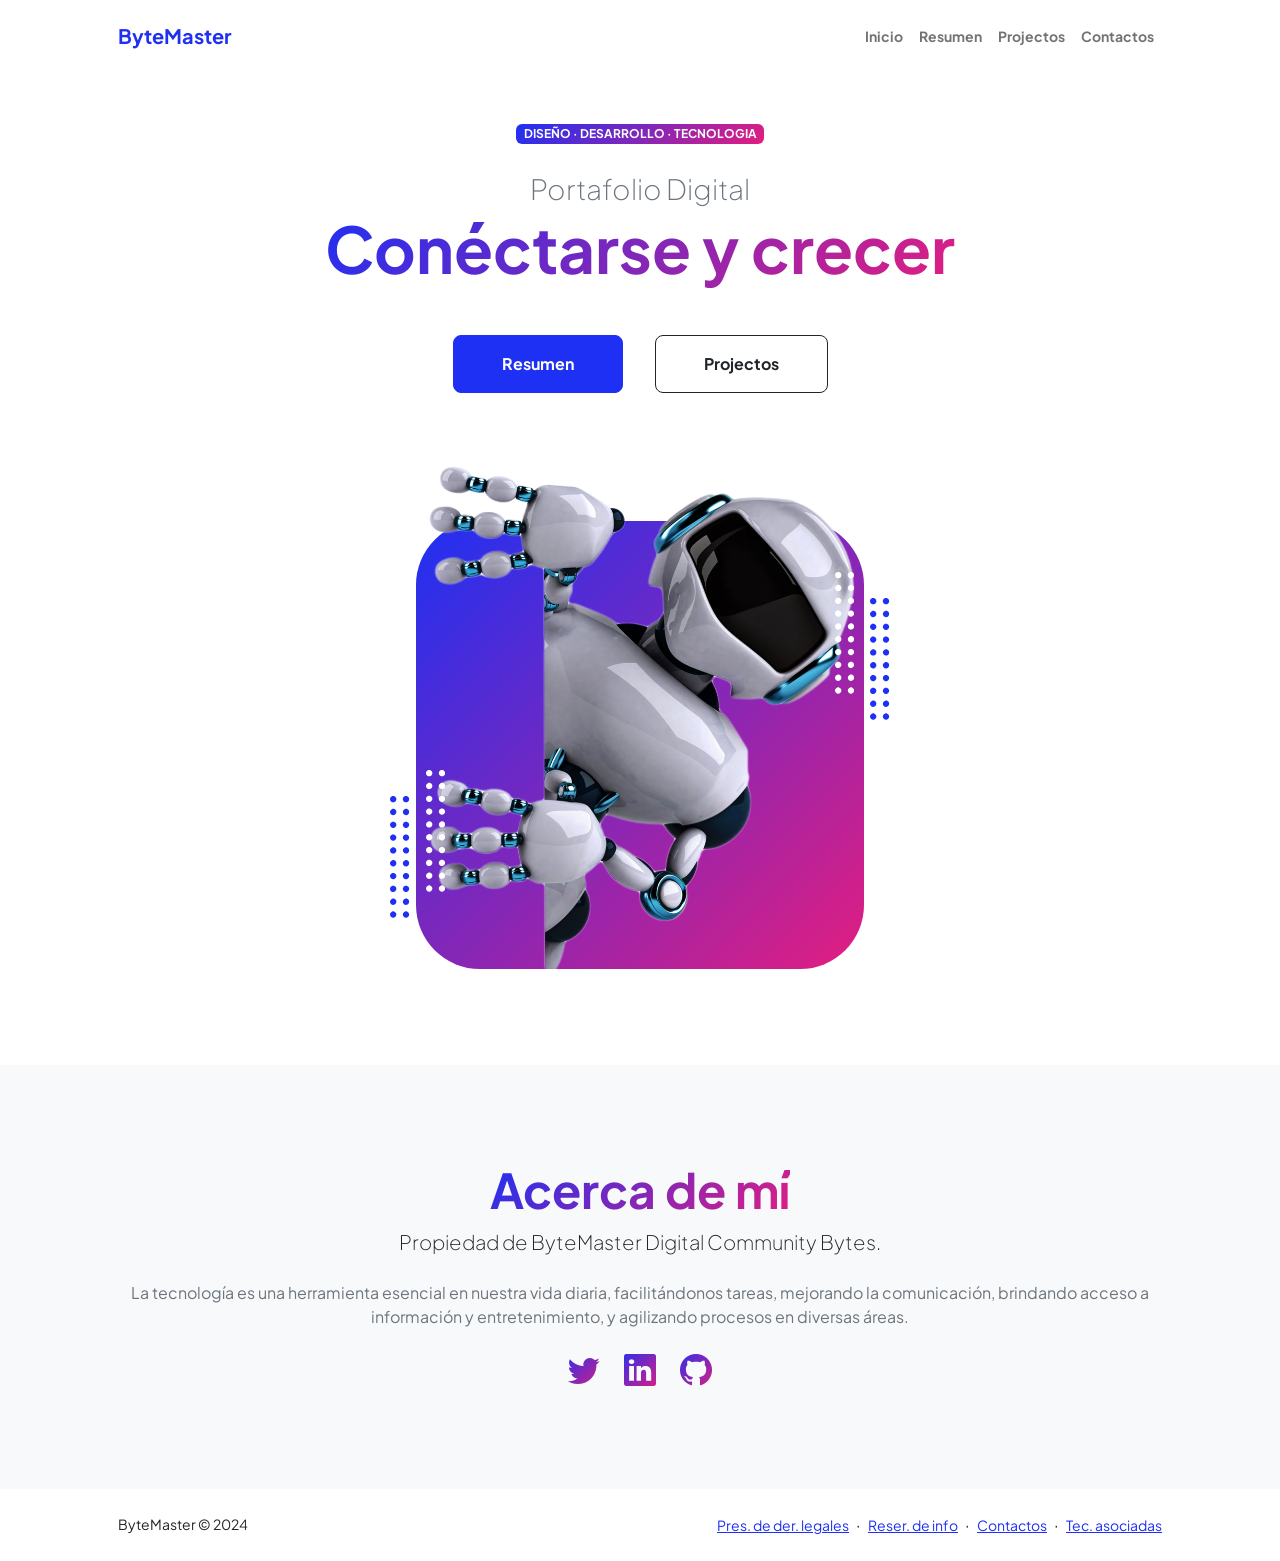
<file: index.html>
<!DOCTYPE html>
<html lang="en">
    <head>
        <meta charset="utf-8" />
        <meta name="viewport" content="width=device-width, initial-scale=1, shrink-to-fit=no" />
        <meta name="description" content="" />
        <meta name="author" content="" />
        <title>ByteMaster - Inicio</title>
        <!-- Favicon-->
        <link rel="icon" type="image/x-icon" href="assets/favicon.ico" />
        <!-- Custom Google font-->
        <link rel="preconnect" href="https://fonts.googleapis.com" />
        <link rel="preconnect" href="https://fonts.gstatic.com" crossorigin />
        <link href="https://fonts.googleapis.com/css2?family=Plus+Jakarta+Sans:wght@100;200;300;400;500;600;700;800;900&amp;display=swap" rel="stylesheet" />
        <!-- Bootstrap icons-->
        <link href="https://cdn.jsdelivr.net/npm/bootstrap-icons@1.8.1/font/bootstrap-icons.css" rel="stylesheet" />
        <!-- Core theme CSS (includes Bootstrap)-->
        <link href="css/styles.css" rel="stylesheet" />
        <link rel="stylesheet" href="css/styles-II.css">
    </head>
    <body class="d-flex flex-column h-100">
        <main class="flex-shrink-0">
            <!-- Navigation-->
            <nav class="navbar navbar-expand-lg navbar-light bg-white py-3">
                <div class="container px-5">
                    <a class="navbar-brand" href="index.html"><span class="fw-bolder text-primary">ByteMaster</span></a>
                    <button class="navbar-toggler" type="button" data-bs-toggle="collapse" data-bs-target="#navbarSupportedContent" aria-controls="navbarSupportedContent" aria-expanded="false" aria-label="Toggle navigation"><span class="navbar-toggler-icon"></span></button>
                    <div class="collapse navbar-collapse" id="navbarSupportedContent">
                        <ul class="navbar-nav ms-auto mb-2 mb-lg-0 small fw-bolder">
                            <li class="nav-item"><a class="nav-link" href="index.html">Inicio</a></li>
                            <li class="nav-item"><a class="nav-link" href="resume.html">Resumen</a></li>
                            <li class="nav-item"><a class="nav-link" href="projects.html">Projectos</a></li>
                            <li class="nav-item"><a class="nav-link" href="contact.html">Contactos</a></li>
                        </ul>
                    </div>
                </div>
            </nav>
            <!-- Header-->
            <header class="py-5">
                <div class="container px-5 pb-5">
                    <div class="row gx-5 align-items-center">
                        <div class="col-xxl-5">
                            <!-- Header text content-->
                            <div class="text-center text-xxl-start">
                                <div class="badge bg-gradient-primary-to-secondary text-white mb-4"><div class="text-uppercase"> Diseño &middot; Desarrollo &middot; Tecnologia</div></div>
                                <div class="fs-3 fw-light text-muted">Portafolio Digital</div>
                                <h1 class="display-3 fw-bolder mb-5"><span class="text-gradient d-inline">Conéctarse y crecer</span></h1>
                                <div class="d-grid gap-3 d-sm-flex justify-content-sm-center justify-content-xxl-start mb-3">
                                    <a class="btn btn-primary btn-lg px-5 py-3 me-sm-3 fs-6 fw-bolder" href="resume.html">Resumen</a>
                                    <a class="btn btn-outline-dark btn-lg px-5 py-3 fs-6 fw-bolder" href="projects.html">Projectos</a>
                                </div>
                            </div>
                        </div>
                        <div class="col-xxl-7">
                            <!-- Header profile picture-->
                            <div class="d-flex justify-content-center mt-5 mt-xxl-0">
                                <div class="profile bg-gradient-primary-to-secondary">
                                    <!-- TIP: For best results, use a photo with a transparent background like the demo example below-->
                                    <!-- Watch a tutorial on how to do this on YouTube (link)-->
                                    <img class="profile-img" src="assets/img/1.png" alt="..." />
                                    <div class="dots-1">
                                        <!-- SVG Dots-->
                                        <svg version="1.1" xmlns="http://www.w3.org/2000/svg" xmlns:xlink="http://www.w3.org/1999/xlink" x="0px" y="0px" viewBox="0 0 191.6 1215.4" style="enable-background: new 0 0 191.6 1215.4" xml:space="preserve">
                                            <g transform="translate(0.000000,1280.000000) scale(0.100000,-0.100000)">
                                                <path d="M227.7,12788.6c-105-35-200-141-222-248c-43-206,163-412,369-369c155,32,275,190,260,339c-11,105-90,213-190,262        C383.7,12801.6,289.7,12808.6,227.7,12788.6z"></path>
                                                <path d="M1507.7,12788.6c-151-50-253-216-222-362c25-119,136-230,254-255c194-41,395,142,375,339c-11,105-90,213-190,262        C1663.7,12801.6,1569.7,12808.6,1507.7,12788.6z"></path>
                                                <path d="M227.7,11508.6c-105-35-200-141-222-248c-43-206,163-412,369-369c155,32,275,190,260,339c-11,105-90,213-190,262        C383.7,11521.6,289.7,11528.6,227.7,11508.6z"></path>
                                                <path d="M1507.7,11508.6c-151-50-253-216-222-362c25-119,136-230,254-255c194-41,395,142,375,339c-11,105-90,213-190,262        C1663.7,11521.6,1569.7,11528.6,1507.7,11508.6z"></path>
                                                <path d="M227.7,10228.6c-105-35-200-141-222-248c-43-206,163-412,369-369c155,32,275,190,260,339c-11,105-90,213-190,262        C383.7,10241.6,289.7,10248.6,227.7,10228.6z"></path>
                                                <path d="M1507.7,10228.6c-105-35-200-141-222-248c-43-206,163-412,369-369c155,32,275,190,260,339c-11,105-90,213-190,262        C1663.7,10241.6,1569.7,10248.6,1507.7,10228.6z"></path>
                                                <path d="M227.7,8948.6c-105-35-200-141-222-248c-43-206,163-412,369-369c155,32,275,190,260,339c-11,105-90,213-190,262        C383.7,8961.6,289.7,8968.6,227.7,8948.6z"></path>
                                                <path d="M1507.7,8948.6c-105-35-200-141-222-248c-43-206,163-412,369-369c155,32,275,190,260,339c-11,105-90,213-190,262        C1663.7,8961.6,1569.7,8968.6,1507.7,8948.6z"></path>
                                                <path d="M227.7,7668.6c-105-35-200-141-222-248c-43-206,163-412,369-369c155,32,275,190,260,339c-11,105-90,213-190,262        C383.7,7681.6,289.7,7688.6,227.7,7668.6z"></path>
                                                <path d="M1507.7,7668.6c-105-35-200-141-222-248c-43-206,163-412,369-369c155,32,275,190,260,339c-11,105-90,213-190,262        C1663.7,7681.6,1569.7,7688.6,1507.7,7668.6z"></path>
                                                <path d="M227.7,6388.6c-105-35-200-141-222-248c-43-206,163-412,369-369c155,32,275,190,260,339c-11,105-90,213-190,262        C383.7,6401.6,289.7,6408.6,227.7,6388.6z"></path>
                                                <path d="M1507.7,6388.6c-105-35-200-141-222-248c-43-206,163-412,369-369c155,32,275,190,260,339c-11,105-90,213-190,262        C1663.7,6401.6,1569.7,6408.6,1507.7,6388.6z"></path>
                                                <path d="M227.7,5108.6c-105-35-200-141-222-248c-43-206,163-412,369-369c155,32,275,190,260,339c-11,105-90,213-190,262        C383.7,5121.6,289.7,5128.6,227.7,5108.6z"></path>
                                                <path d="M1507.7,5108.6c-105-35-200-141-222-248c-43-206,163-412,369-369c155,32,275,190,260,339c-11,105-90,213-190,262        C1663.7,5121.6,1569.7,5128.6,1507.7,5108.6z"></path>
                                                <path d="M227.7,3828.6c-105-35-200-141-222-248c-43-206,163-412,369-369c155,32,275,190,260,339c-11,105-90,213-190,262        C383.7,3841.6,289.7,3848.6,227.7,3828.6z"></path>
                                                <path d="M1507.7,3828.6c-105-35-200-141-222-248c-43-206,163-412,369-369c155,32,275,190,260,339c-11,105-90,213-190,262        C1663.7,3841.6,1569.7,3848.6,1507.7,3828.6z"></path>
                                                <path d="M227.7,2548.6c-105-35-200-141-222-248c-43-206,163-412,369-369c155,32,275,190,260,339c-11,105-90,213-190,262        C383.7,2561.6,289.7,2568.6,227.7,2548.6z"></path>
                                                <path d="M1507.7,2548.6c-105-35-200-141-222-248c-43-206,163-412,369-369c155,32,275,190,260,339c-11,105-90,213-190,262        C1663.7,2561.6,1569.7,2568.6,1507.7,2548.6z"></path>
                                                <path d="M227.7,1268.6c-105-35-200-141-222-248c-43-206,163-412,369-369c155,32,275,190,260,339c-11,105-90,213-190,262        C383.7,1281.6,289.7,1288.6,227.7,1268.6z"></path>
                                                <path d="M1507.7,1268.6c-105-35-200-141-222-248c-43-206,163-412,369-369c155,32,275,190,260,339c-11,105-90,213-190,262        C1663.7,1281.6,1569.7,1288.6,1507.7,1268.6z"></path>
                                            </g>
                                        </svg>
                                        <!-- END of SVG dots-->
                                    </div>
                                    <div class="dots-2">
                                        <!-- SVG Dots-->
                                        <svg version="1.1" xmlns="http://www.w3.org/2000/svg" xmlns:xlink="http://www.w3.org/1999/xlink" x="0px" y="0px" viewBox="0 0 191.6 1215.4" style="enable-background: new 0 0 191.6 1215.4" xml:space="preserve">
                                            <g transform="translate(0.000000,1280.000000) scale(0.100000,-0.100000)">
                                                <path d="M227.7,12788.6c-105-35-200-141-222-248c-43-206,163-412,369-369c155,32,275,190,260,339c-11,105-90,213-190,262        C383.7,12801.6,289.7,12808.6,227.7,12788.6z"></path>
                                                <path d="M1507.7,12788.6c-151-50-253-216-222-362c25-119,136-230,254-255c194-41,395,142,375,339c-11,105-90,213-190,262        C1663.7,12801.6,1569.7,12808.6,1507.7,12788.6z"></path>
                                                <path d="M227.7,11508.6c-105-35-200-141-222-248c-43-206,163-412,369-369c155,32,275,190,260,339c-11,105-90,213-190,262        C383.7,11521.6,289.7,11528.6,227.7,11508.6z"></path>
                                                <path d="M1507.7,11508.6c-151-50-253-216-222-362c25-119,136-230,254-255c194-41,395,142,375,339c-11,105-90,213-190,262        C1663.7,11521.6,1569.7,11528.6,1507.7,11508.6z"></path>
                                                <path d="M227.7,10228.6c-105-35-200-141-222-248c-43-206,163-412,369-369c155,32,275,190,260,339c-11,105-90,213-190,262        C383.7,10241.6,289.7,10248.6,227.7,10228.6z"></path>
                                                <path d="M1507.7,10228.6c-105-35-200-141-222-248c-43-206,163-412,369-369c155,32,275,190,260,339c-11,105-90,213-190,262        C1663.7,10241.6,1569.7,10248.6,1507.7,10228.6z"></path>
                                                <path d="M227.7,8948.6c-105-35-200-141-222-248c-43-206,163-412,369-369c155,32,275,190,260,339c-11,105-90,213-190,262        C383.7,8961.6,289.7,8968.6,227.7,8948.6z"></path>
                                                <path d="M1507.7,8948.6c-105-35-200-141-222-248c-43-206,163-412,369-369c155,32,275,190,260,339c-11,105-90,213-190,262        C1663.7,8961.6,1569.7,8968.6,1507.7,8948.6z"></path>
                                                <path d="M227.7,7668.6c-105-35-200-141-222-248c-43-206,163-412,369-369c155,32,275,190,260,339c-11,105-90,213-190,262        C383.7,7681.6,289.7,7688.6,227.7,7668.6z"></path>
                                                <path d="M1507.7,7668.6c-105-35-200-141-222-248c-43-206,163-412,369-369c155,32,275,190,260,339c-11,105-90,213-190,262        C1663.7,7681.6,1569.7,7688.6,1507.7,7668.6z"></path>
                                                <path d="M227.7,6388.6c-105-35-200-141-222-248c-43-206,163-412,369-369c155,32,275,190,260,339c-11,105-90,213-190,262        C383.7,6401.6,289.7,6408.6,227.7,6388.6z"></path>
                                                <path d="M1507.7,6388.6c-105-35-200-141-222-248c-43-206,163-412,369-369c155,32,275,190,260,339c-11,105-90,213-190,262        C1663.7,6401.6,1569.7,6408.6,1507.7,6388.6z"></path>
                                                <path d="M227.7,5108.6c-105-35-200-141-222-248c-43-206,163-412,369-369c155,32,275,190,260,339c-11,105-90,213-190,262        C383.7,5121.6,289.7,5128.6,227.7,5108.6z"></path>
                                                <path d="M1507.7,5108.6c-105-35-200-141-222-248c-43-206,163-412,369-369c155,32,275,190,260,339c-11,105-90,213-190,262        C1663.7,5121.6,1569.7,5128.6,1507.7,5108.6z"></path>
                                                <path d="M227.7,3828.6c-105-35-200-141-222-248c-43-206,163-412,369-369c155,32,275,190,260,339c-11,105-90,213-190,262        C383.7,3841.6,289.7,3848.6,227.7,3828.6z"></path>
                                                <path d="M1507.7,3828.6c-105-35-200-141-222-248c-43-206,163-412,369-369c155,32,275,190,260,339c-11,105-90,213-190,262        C1663.7,3841.6,1569.7,3848.6,1507.7,3828.6z"></path>
                                                <path d="M227.7,2548.6c-105-35-200-141-222-248c-43-206,163-412,369-369c155,32,275,190,260,339c-11,105-90,213-190,262        C383.7,2561.6,289.7,2568.6,227.7,2548.6z"></path>
                                                <path d="M1507.7,2548.6c-105-35-200-141-222-248c-43-206,163-412,369-369c155,32,275,190,260,339c-11,105-90,213-190,262        C1663.7,2561.6,1569.7,2568.6,1507.7,2548.6z"></path>
                                                <path d="M227.7,1268.6c-105-35-200-141-222-248c-43-206,163-412,369-369c155,32,275,190,260,339c-11,105-90,213-190,262        C383.7,1281.6,289.7,1288.6,227.7,1268.6z"></path>
                                                <path d="M1507.7,1268.6c-105-35-200-141-222-248c-43-206,163-412,369-369c155,32,275,190,260,339c-11,105-90,213-190,262        C1663.7,1281.6,1569.7,1288.6,1507.7,1268.6z"></path>
                                            </g>
                                        </svg>
                                        <!-- END of SVG dots-->
                                    </div>
                                    <div class="dots-3">
                                        <!-- SVG Dots-->
                                        <svg version="1.1" xmlns="http://www.w3.org/2000/svg" xmlns:xlink="http://www.w3.org/1999/xlink" x="0px" y="0px" viewBox="0 0 191.6 1215.4" style="enable-background: new 0 0 191.6 1215.4" xml:space="preserve">
                                            <g transform="translate(0.000000,1280.000000) scale(0.100000,-0.100000)">
                                                <path d="M227.7,12788.6c-105-35-200-141-222-248c-43-206,163-412,369-369c155,32,275,190,260,339c-11,105-90,213-190,262        C383.7,12801.6,289.7,12808.6,227.7,12788.6z"></path>
                                                <path d="M1507.7,12788.6c-151-50-253-216-222-362c25-119,136-230,254-255c194-41,395,142,375,339c-11,105-90,213-190,262        C1663.7,12801.6,1569.7,12808.6,1507.7,12788.6z"></path>
                                                <path d="M227.7,11508.6c-105-35-200-141-222-248c-43-206,163-412,369-369c155,32,275,190,260,339c-11,105-90,213-190,262        C383.7,11521.6,289.7,11528.6,227.7,11508.6z"></path>
                                                <path d="M1507.7,11508.6c-151-50-253-216-222-362c25-119,136-230,254-255c194-41,395,142,375,339c-11,105-90,213-190,262        C1663.7,11521.6,1569.7,11528.6,1507.7,11508.6z"></path>
                                                <path d="M227.7,10228.6c-105-35-200-141-222-248c-43-206,163-412,369-369c155,32,275,190,260,339c-11,105-90,213-190,262        C383.7,10241.6,289.7,10248.6,227.7,10228.6z"></path>
                                                <path d="M1507.7,10228.6c-105-35-200-141-222-248c-43-206,163-412,369-369c155,32,275,190,260,339c-11,105-90,213-190,262        C1663.7,10241.6,1569.7,10248.6,1507.7,10228.6z"></path>
                                                <path d="M227.7,8948.6c-105-35-200-141-222-248c-43-206,163-412,369-369c155,32,275,190,260,339c-11,105-90,213-190,262        C383.7,8961.6,289.7,8968.6,227.7,8948.6z"></path>
                                                <path d="M1507.7,8948.6c-105-35-200-141-222-248c-43-206,163-412,369-369c155,32,275,190,260,339c-11,105-90,213-190,262        C1663.7,8961.6,1569.7,8968.6,1507.7,8948.6z"></path>
                                                <path d="M227.7,7668.6c-105-35-200-141-222-248c-43-206,163-412,369-369c155,32,275,190,260,339c-11,105-90,213-190,262        C383.7,7681.6,289.7,7688.6,227.7,7668.6z"></path>
                                                <path d="M1507.7,7668.6c-105-35-200-141-222-248c-43-206,163-412,369-369c155,32,275,190,260,339c-11,105-90,213-190,262        C1663.7,7681.6,1569.7,7688.6,1507.7,7668.6z"></path>
                                                <path d="M227.7,6388.6c-105-35-200-141-222-248c-43-206,163-412,369-369c155,32,275,190,260,339c-11,105-90,213-190,262        C383.7,6401.6,289.7,6408.6,227.7,6388.6z"></path>
                                                <path d="M1507.7,6388.6c-105-35-200-141-222-248c-43-206,163-412,369-369c155,32,275,190,260,339c-11,105-90,213-190,262        C1663.7,6401.6,1569.7,6408.6,1507.7,6388.6z"></path>
                                                <path d="M227.7,5108.6c-105-35-200-141-222-248c-43-206,163-412,369-369c155,32,275,190,260,339c-11,105-90,213-190,262        C383.7,5121.6,289.7,5128.6,227.7,5108.6z"></path>
                                                <path d="M1507.7,5108.6c-105-35-200-141-222-248c-43-206,163-412,369-369c155,32,275,190,260,339c-11,105-90,213-190,262        C1663.7,5121.6,1569.7,5128.6,1507.7,5108.6z"></path>
                                                <path d="M227.7,3828.6c-105-35-200-141-222-248c-43-206,163-412,369-369c155,32,275,190,260,339c-11,105-90,213-190,262        C383.7,3841.6,289.7,3848.6,227.7,3828.6z"></path>
                                                <path d="M1507.7,3828.6c-105-35-200-141-222-248c-43-206,163-412,369-369c155,32,275,190,260,339c-11,105-90,213-190,262        C1663.7,3841.6,1569.7,3848.6,1507.7,3828.6z"></path>
                                                <path d="M227.7,2548.6c-105-35-200-141-222-248c-43-206,163-412,369-369c155,32,275,190,260,339c-11,105-90,213-190,262        C383.7,2561.6,289.7,2568.6,227.7,2548.6z"></path>
                                                <path d="M1507.7,2548.6c-105-35-200-141-222-248c-43-206,163-412,369-369c155,32,275,190,260,339c-11,105-90,213-190,262        C1663.7,2561.6,1569.7,2568.6,1507.7,2548.6z"></path>
                                                <path d="M227.7,1268.6c-105-35-200-141-222-248c-43-206,163-412,369-369c155,32,275,190,260,339c-11,105-90,213-190,262        C383.7,1281.6,289.7,1288.6,227.7,1268.6z"></path>
                                                <path d="M1507.7,1268.6c-105-35-200-141-222-248c-43-206,163-412,369-369c155,32,275,190,260,339c-11,105-90,213-190,262        C1663.7,1281.6,1569.7,1288.6,1507.7,1268.6z"></path>
                                            </g>
                                        </svg>
                                        <!-- END of SVG dots-->
                                    </div>
                                    <div class="dots-4">
                                        <!-- SVG Dots-->
                                        <svg version="1.1" xmlns="http://www.w3.org/2000/svg" xmlns:xlink="http://www.w3.org/1999/xlink" x="0px" y="0px" viewBox="0 0 191.6 1215.4" style="enable-background: new 0 0 191.6 1215.4" xml:space="preserve">
                                            <g transform="translate(0.000000,1280.000000) scale(0.100000,-0.100000)">
                                                <path d="M227.7,12788.6c-105-35-200-141-222-248c-43-206,163-412,369-369c155,32,275,190,260,339c-11,105-90,213-190,262        C383.7,12801.6,289.7,12808.6,227.7,12788.6z"></path>
                                                <path d="M1507.7,12788.6c-151-50-253-216-222-362c25-119,136-230,254-255c194-41,395,142,375,339c-11,105-90,213-190,262        C1663.7,12801.6,1569.7,12808.6,1507.7,12788.6z"></path>
                                                <path d="M227.7,11508.6c-105-35-200-141-222-248c-43-206,163-412,369-369c155,32,275,190,260,339c-11,105-90,213-190,262        C383.7,11521.6,289.7,11528.6,227.7,11508.6z"></path>
                                                <path d="M1507.7,11508.6c-151-50-253-216-222-362c25-119,136-230,254-255c194-41,395,142,375,339c-11,105-90,213-190,262        C1663.7,11521.6,1569.7,11528.6,1507.7,11508.6z"></path>
                                                <path d="M227.7,10228.6c-105-35-200-141-222-248c-43-206,163-412,369-369c155,32,275,190,260,339c-11,105-90,213-190,262        C383.7,10241.6,289.7,10248.6,227.7,10228.6z"></path>
                                                <path d="M1507.7,10228.6c-105-35-200-141-222-248c-43-206,163-412,369-369c155,32,275,190,260,339c-11,105-90,213-190,262        C1663.7,10241.6,1569.7,10248.6,1507.7,10228.6z"></path>
                                                <path d="M227.7,8948.6c-105-35-200-141-222-248c-43-206,163-412,369-369c155,32,275,190,260,339c-11,105-90,213-190,262        C383.7,8961.6,289.7,8968.6,227.7,8948.6z"></path>
                                                <path d="M1507.7,8948.6c-105-35-200-141-222-248c-43-206,163-412,369-369c155,32,275,190,260,339c-11,105-90,213-190,262        C1663.7,8961.6,1569.7,8968.6,1507.7,8948.6z"></path>
                                                <path d="M227.7,7668.6c-105-35-200-141-222-248c-43-206,163-412,369-369c155,32,275,190,260,339c-11,105-90,213-190,262        C383.7,7681.6,289.7,7688.6,227.7,7668.6z"></path>
                                                <path d="M1507.7,7668.6c-105-35-200-141-222-248c-43-206,163-412,369-369c155,32,275,190,260,339c-11,105-90,213-190,262        C1663.7,7681.6,1569.7,7688.6,1507.7,7668.6z"></path>
                                                <path d="M227.7,6388.6c-105-35-200-141-222-248c-43-206,163-412,369-369c155,32,275,190,260,339c-11,105-90,213-190,262        C383.7,6401.6,289.7,6408.6,227.7,6388.6z"></path>
                                                <path d="M1507.7,6388.6c-105-35-200-141-222-248c-43-206,163-412,369-369c155,32,275,190,260,339c-11,105-90,213-190,262        C1663.7,6401.6,1569.7,6408.6,1507.7,6388.6z"></path>
                                                <path d="M227.7,5108.6c-105-35-200-141-222-248c-43-206,163-412,369-369c155,32,275,190,260,339c-11,105-90,213-190,262        C383.7,5121.6,289.7,5128.6,227.7,5108.6z"></path>
                                                <path d="M1507.7,5108.6c-105-35-200-141-222-248c-43-206,163-412,369-369c155,32,275,190,260,339c-11,105-90,213-190,262        C1663.7,5121.6,1569.7,5128.6,1507.7,5108.6z"></path>
                                                <path d="M227.7,3828.6c-105-35-200-141-222-248c-43-206,163-412,369-369c155,32,275,190,260,339c-11,105-90,213-190,262        C383.7,3841.6,289.7,3848.6,227.7,3828.6z"></path>
                                                <path d="M1507.7,3828.6c-105-35-200-141-222-248c-43-206,163-412,369-369c155,32,275,190,260,339c-11,105-90,213-190,262        C1663.7,3841.6,1569.7,3848.6,1507.7,3828.6z"></path>
                                                <path d="M227.7,2548.6c-105-35-200-141-222-248c-43-206,163-412,369-369c155,32,275,190,260,339c-11,105-90,213-190,262        C383.7,2561.6,289.7,2568.6,227.7,2548.6z"></path>
                                                <path d="M1507.7,2548.6c-105-35-200-141-222-248c-43-206,163-412,369-369c155,32,275,190,260,339c-11,105-90,213-190,262        C1663.7,2561.6,1569.7,2568.6,1507.7,2548.6z"></path>
                                                <path d="M227.7,1268.6c-105-35-200-141-222-248c-43-206,163-412,369-369c155,32,275,190,260,339c-11,105-90,213-190,262        C383.7,1281.6,289.7,1288.6,227.7,1268.6z"></path>
                                                <path d="M1507.7,1268.6c-105-35-200-141-222-248c-43-206,163-412,369-369c155,32,275,190,260,339c-11,105-90,213-190,262        C1663.7,1281.6,1569.7,1288.6,1507.7,1268.6z"></path>
                                            </g>
                                        </svg>
                                        <!-- END of SVG dots-->
                                    </div>
                                </div>
                            </div>
                        </div>
                    </div>
                </div>
            </header>
            <!-- About Section-->
            <section class="bg-light py-5">
                <div class="container px-5">
                    <div class="row gx-5 justify-content-center">
                        <div class="col-xxl-8">
                            <div class="text-center my-5">
                                <h2 class="display-5 fw-bolder"><span class="text-gradient d-inline">Acerca de mí</span></h2>
                                <p class="lead fw-light mb-4">Propiedad de ByteMaster Digital Community Bytes.</p>
                                <p class="text-muted">La tecnología es una herramienta esencial en nuestra vida diaria, facilitándonos tareas, mejorando la comunicación, brindando acceso a información y entretenimiento, y agilizando procesos en diversas áreas.</p>
                                <div class="d-flex justify-content-center fs-2 gap-4">
                                    
                                    <a class="text-gradient" href="#!"><i class="bi bi-twitter"></i></a>
                                    <a class="text-gradient" href="#!"><i class="bi bi-linkedin"></i></a>
                                    <a class="text-gradient" href="#!"><i class="bi bi-github"></i></a>
                                </div>
                            </div>
                        </div>
                    </div>
                </div>
            </section>
        </main>
        <!-- Footer-->
        <footer class="bg-white py-4 mt-auto">
            <div class="container px-5">
                <div class="row align-items-center justify-content-between flex-column flex-sm-row">
                    <div class="col-auto"><div class="small m-0">ByteMaster &copy; 2024</div></div>
                    <div class="col-auto">
                        <a class="small" href="PRIVACIDAD.html">Pres. de der. legales</a>
                        <span class="mx-1">&middot;</span>
                        <a class="small" href="Reser. de info.html">Reser. de info</a>
                        <span class="mx-1">&middot;</span>
                        <a class="small" href="contact.html">Contactos</a>
                        <span class="mx-1">&middot;</span>
                        <a class="small" href="TECNOLOGIAS.html">Tec. asociadas</a>

                        
                    </div>
                   
                </div>
            </div>
        </footer>
        <!-- Bootstrap core JS-->
        <script src="https://cdn.jsdelivr.net/npm/bootstrap@5.2.3/dist/js/bootstrap.bundle.min.js"></script>
        <!-- Core theme JS-->
        <script src="js/scripts.js"></script>
    </body>
</html>
</file>
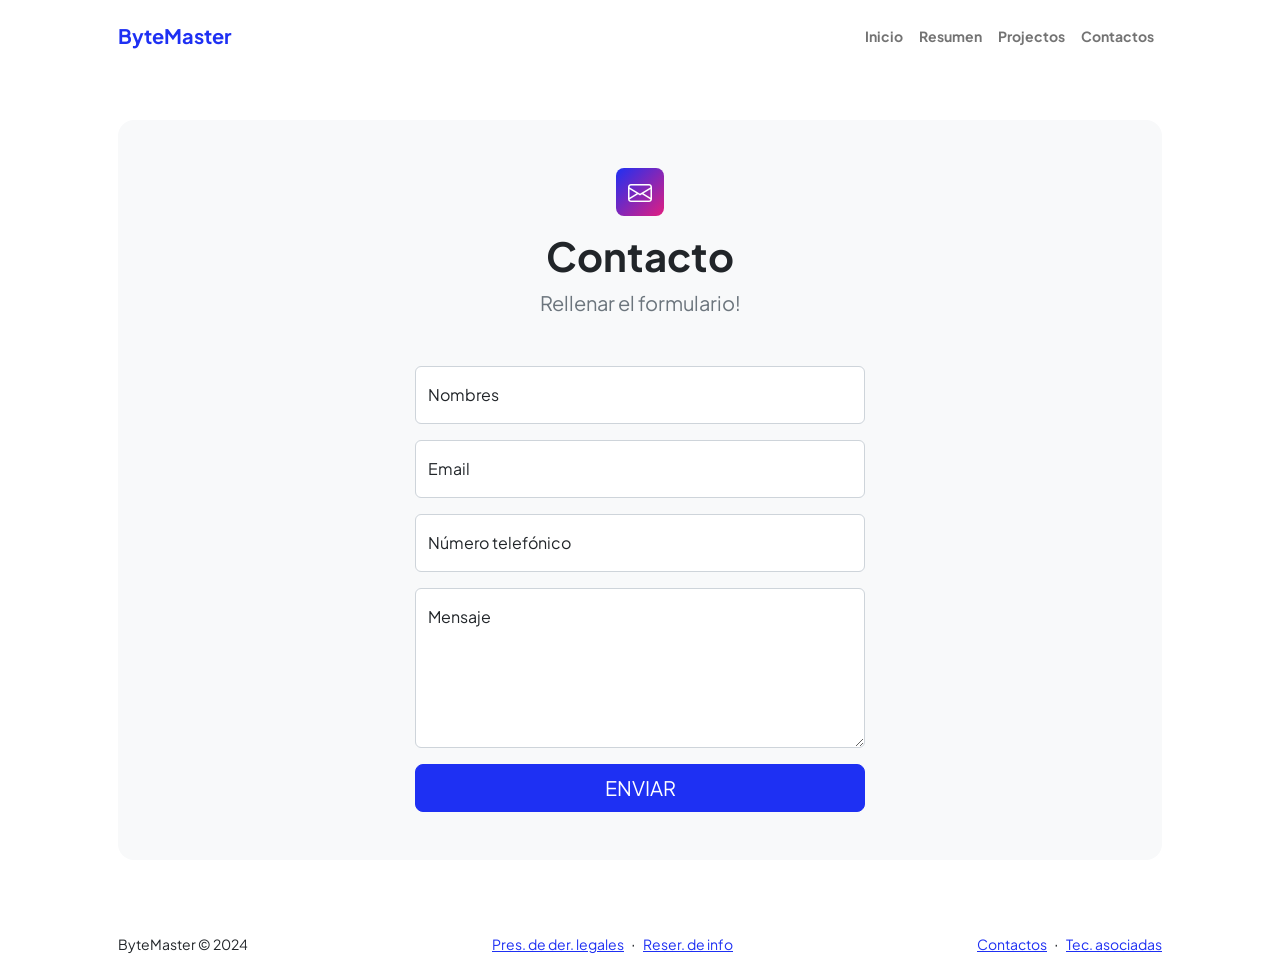
<file: contact.html>
<!DOCTYPE html>
<html lang="en">
    <head>
        <meta charset="utf-8" />
        <meta name="viewport" content="width=device-width, initial-scale=1, shrink-to-fit=no" />
        <meta name="description" content />
        <meta name="author" content />
        <title>ByteMaster - Contactos</title>
        <!-- Favicon-->
        <link rel="icon" type="image/x-icon" href="assets/favicon.ico" />
        <!-- Custom Google font-->
        <link rel="preconnect" href="https://fonts.googleapis.com" />
        <link rel="preconnect" href="https://fonts.gstatic.com" crossorigin />
        <link href="https://fonts.googleapis.com/css2?family=Plus+Jakarta+Sans:wght@100;200;300;400;500;600;700;800;900&amp;display=swap" rel="stylesheet" />
        <!-- Bootstrap icons-->
        <link href="https://cdn.jsdelivr.net/npm/bootstrap-icons@1.8.1/font/bootstrap-icons.css" rel="stylesheet" />
        <!-- Core theme CSS (includes Bootstrap)-->
        <link href="css/styles.css" rel="stylesheet" />
    </head>
    <body class="d-flex flex-column">
        <main class="flex-shrink-0">
            <!-- Navigation-->
            <nav class="navbar navbar-expand-lg navbar-light bg-white py-3">
                <div class="container px-5">
                    <a class="navbar-brand" href="index.html"><span class="fw-bolder text-primary"> ByteMaster </span></a>
                    <button class="navbar-toggler" type="button" data-bs-toggle="collapse" data-bs-target="#navbarSupportedContent" aria-controls="navbarSupportedContent" aria-expanded="false" aria-label="Toggle navigation"><span class="navbar-toggler-icon"></span></button>
                    <div class="collapse navbar-collapse" id="navbarSupportedContent">
                        <ul class="navbar-nav ms-auto mb-2 mb-lg-0 small fw-bolder">
                            <li class="nav-item"><a class="nav-link" href="index.html">Inicio</a></li>
                            <li class="nav-item"><a class="nav-link" href="resume.html">Resumen</a></li>
                            <li class="nav-item"><a class="nav-link" href="projects.html">Projectos</a></li>
                            <li class="nav-item"><a class="nav-link" href="contact.html">Contactos</a></li>
                        </ul>
                    </div>
                </div>
            </nav>
            <!-- Page content-->
            <section class="py-5">
                <div class="container px-5">
                    <!-- Contact form-->
                    <div class="bg-light rounded-4 py-5 px-4 px-md-5">
                        <div class="text-center mb-5">
                            <div class="feature bg-primary bg-gradient-primary-to-secondary text-white rounded-3 mb-3"><i class="bi bi-envelope"></i></div>
                            <h1 class="fw-bolder">Contacto</h1>
                            <p class="lead fw-normal text-muted mb-0">Rellenar el formulario!</p>
                        </div>
                        <div class="row gx-5 justify-content-center">
                            <div class="col-lg-8 col-xl-6">
                                <!-- * * * * * * * * * * * * * * *-->
                                <!-- * * SB Forms Contact Form * *-->
                                <!-- * * * * * * * * * * * * * * *-->
                                <!-- This form is pre-integrated with SB Forms.-->
                                <!-- To make this form functional, sign up at-->
                                <!-- https://startbootstrap.com/solution/contact-forms-->
                                <!-- to get an API token!-->

                                <form 
                                        action="https://formspree.io/f/mkgrwvwg"
    method="POST"
>
    <!-- Name input -->
    <div class="form-floating mb-3">
        <input class="form-control" id="name" name="name" type="text" placeholder="Enter your name..." data-sb-validations="required" />
        <label for="name">Nombres</label>
        <div class="invalid-feedback" data-sb-feedback="name:required">Nombres requeridos.</div>
    </div>

    <!-- Email address input-->
    <div class="form-floating mb-3">
        <input class="form-control" id="email" name="email" type="email" placeholder="name@example.com" data-sb-validations="required,email" />
        <label for="email">Email</label>
        <div class="invalid-feedback" data-sb-feedback="email:required">Email requerido</div>
        <div class="invalid-feedback" data-sb-feedback="email:email">Email no válido.</div>
    </div>

    <!-- Phone number input-->
    <div class="form-floating mb-3">
        <input class="form-control" id="phone" name="phone" type="tel" placeholder="(123) 456-7890" data-sb-validations="required" />
        <label for="phone">Número telefónico</label>
        <div class="invalid-feedback" data-sb-feedback="phone:required">Número requerido.</div>
    </div>

    <!-- Message input-->
    <div class="form-floating mb-3">
        <textarea class="form-control" id="message" name="message" placeholder="Enter your message here..." style="height: 10rem" data-sb-validations="required"></textarea>
        <label for="message">Mensaje</label>
        <div class="invalid-feedback" data-sb-feedback="message:required">Mensaje requerido.</div>
    </div>

    <div class="d-none" id="submitErrorMessage">
        <div class="text-center text-danger mb-3">Error al enviar mensaje!</div>
    </div>

    <!-- Submit Button-->
    <div class="d-grid">
        <button class="btn btn-primary btn-lg" id="submitButton" type="submit">ENVIAR</button>
    </div>
</form>

                                <script>
                                    // Agregar un evento de envío al formulario
                                    document.getElementById("myForm").addEventListener("submit", function(event) {

                                        event.preventDefault(); // Evitar el envío del formulario por defecto
                                        
                                        // Obtener los valores de los campos
                                        var name = document.getElementById("name").value;
                                        var email = document.getElementById("email").value;
                                        var phone = document.getElementById("phone").value;
                                        var message = document.getElementById("message").value;
                                        
                                        // Crear un objeto FormData con los valores del formulario
                                        var formData = new FormData();
                                        formData.append("name", name);
                                        formData.append("email", email);
                                        formData.append("phone", phone);
                                        formData.append("message", message);
                                        
                                        // Enviar los datos del formulario a una URL específica usando Fetch
                                        fetch("https://form.example.com/submit", {
                                            method: "POST",
                                            body: formData
                                        })
                                        .then(function(response) {
                                            if (response.ok) {
                                            // El formulario se envió correctamente
                                            document.getElementById("myForm").reset(); // Restablecer el formulario
                                            alert("¡Formulario enviado con éxito!");
                                            } else {
                                            // Hubo un error al enviar el formulario
                                            alert("Error al enviar el formulario. Por favor, inténtalo de nuevo.");
                                            }
                                        })
                                        .catch(function(error) {
                                            // Hubo un error de red u otro error
                                            console.error(error);
                                            alert("Error al enviar el formulario. Por favor, inténtalo de nuevo.");
                                        });
                                        });
                                    
                                </script>
                            </div>
                        </div>
                    </div>
                </div>
            </section>
        </main>
        <!-- Footer-->
        <footer class="bg-white py-4 mt-auto">
            <div class="container px-5">
                <div class="row align-items-center justify-content-between flex-column flex-sm-row">
                    <div class="col-auto"><div class="small m-0">ByteMaster &copy; 2024</div></div>
                    <div class="col-auto">
                        <a class="small" href="PRIVACIDAD.html">Pres. de der. legales</a>
                        <span class="mx-1">&middot;</span>
                        <a class="small" href="Reser. de info.html">Reser. de info</a>
                        
                    </div>
                    <div class="col-auto">
                        <a class="small" href="contact.html">Contactos</a>
                        <span class="mx-1">&middot;</span>
                        <a class="small" href="TECNOLOGIAS.html">Tec. asociadas</a>
                    </div>
                </div>
            </div>
        </footer>
        <!-- Bootstrap core JS-->
        <script src="https://cdn.jsdelivr.net/npm/bootstrap@5.2.3/dist/js/bootstrap.bundle.min.js"></script>
        <!-- Core theme JS-->
        <script src="js/scripts.js"></script>
        <!-- * * * * * * * * * * * * * * * * * * * * * * * * * * * * * * * * * * * * * * * *-->
        <!-- * *                               SB Forms JS                               * *-->
        <!-- * * Activate your form at https://startbootstrap.com/solution/contact-forms * *-->
        <!-- * * * * * * * * * * * * * * * * * * * * * * * * * * * * * * * * * * * * * * * *-->
        <script src="https://cdn.startbootstrap.com/sb-forms-latest.js"></script>
    </body>
</html>
</file>
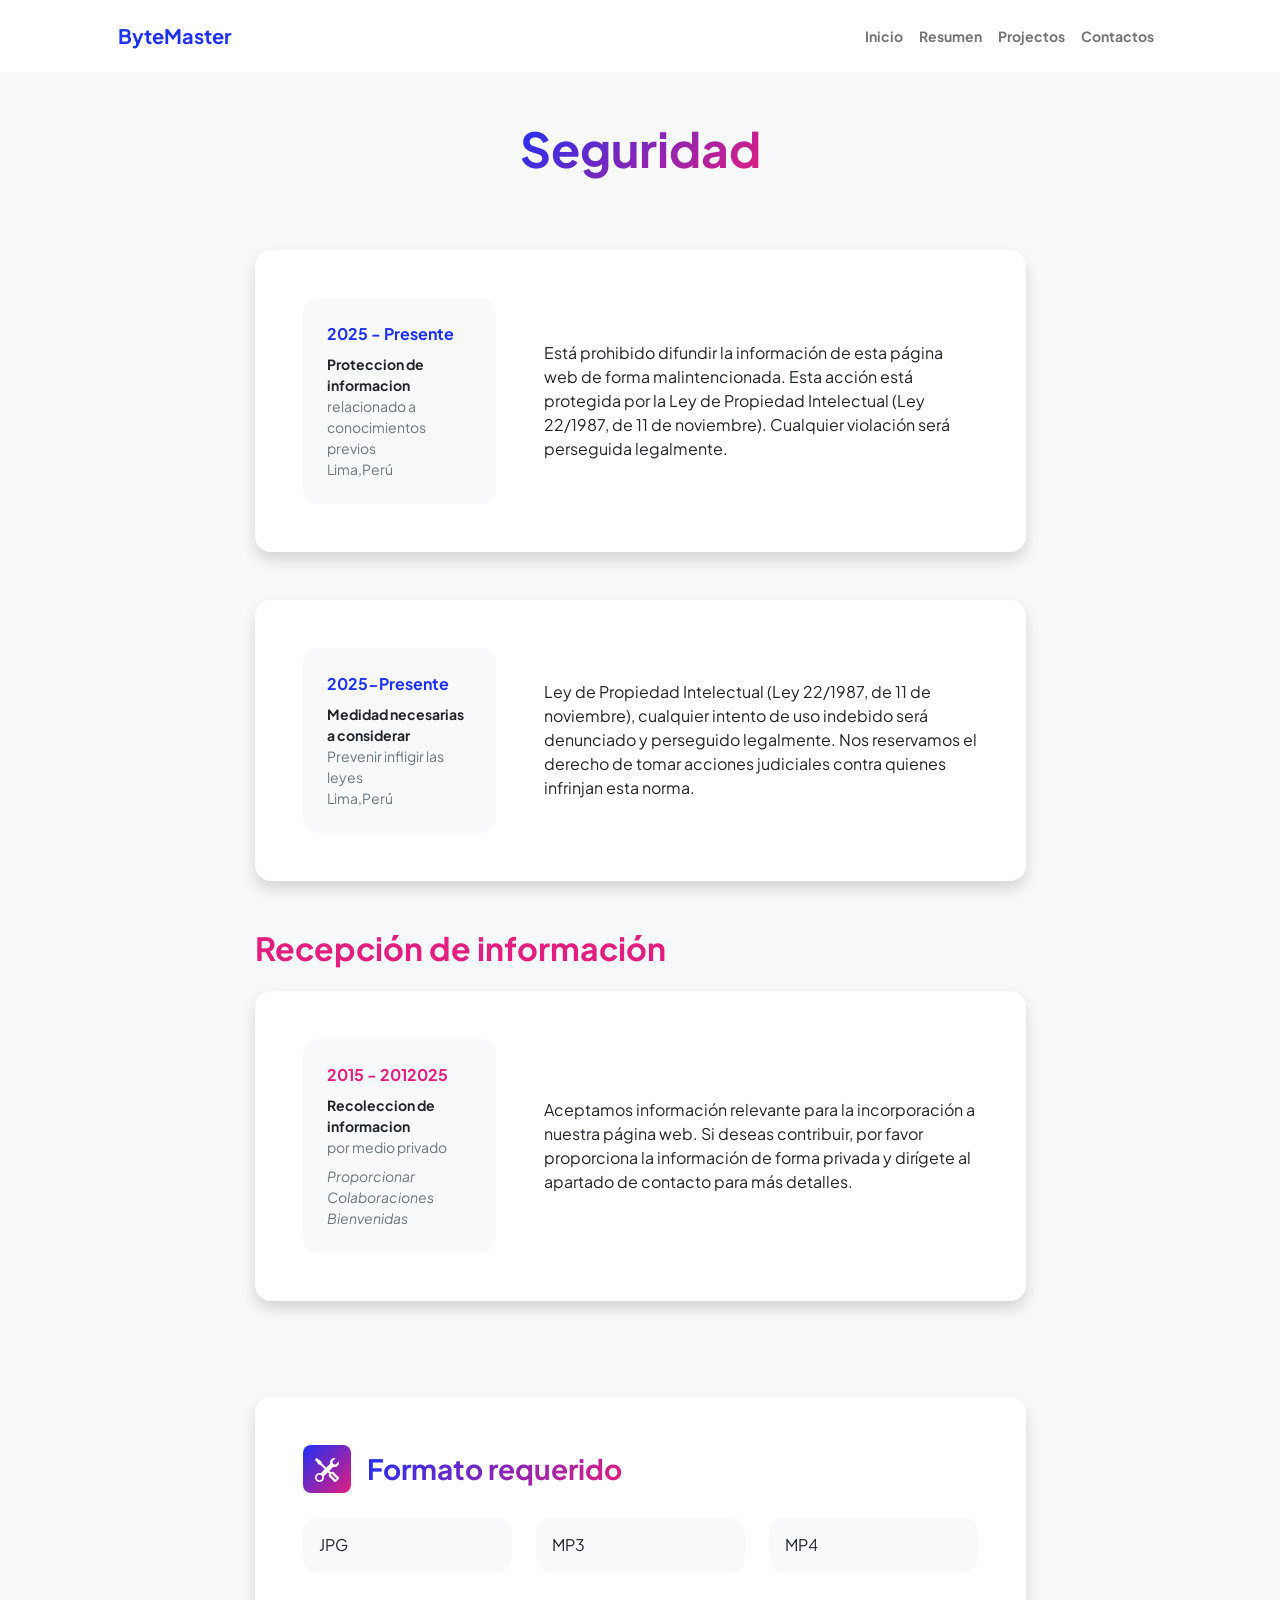
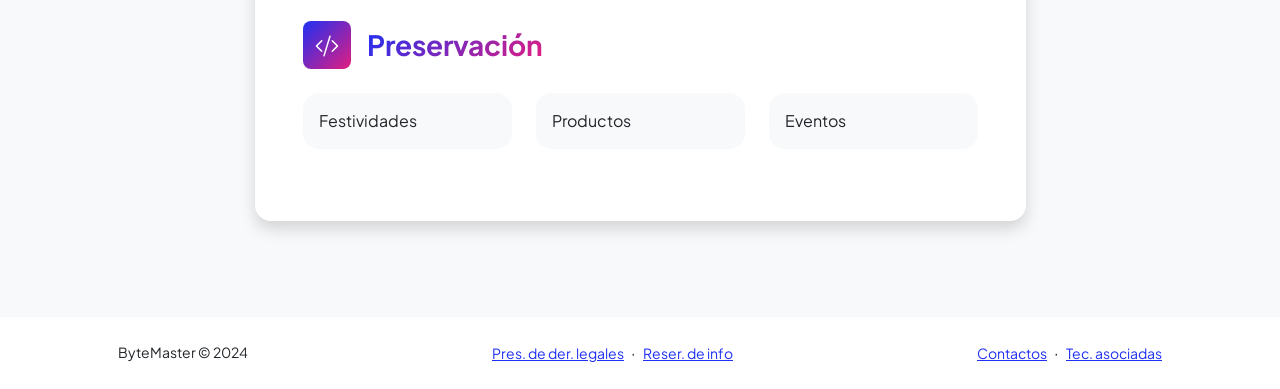
<file: PRIVACIDAD.html>
<!DOCTYPE html>
<html lang="en">
    <head>
        <meta charset="utf-8" />
        <meta name="viewport" content="width=device-width, initial-scale=1, shrink-to-fit=no" />
        <meta name="description" content="" />
        <meta name="author" content="" />
        <title>ByteMaster - Privacidad</title>
        <!-- Favicon-->
        <link rel="icon" type="image/x-icon" href="assets/favicon.ico" />
        <!-- Custom Google font-->
        <link rel="preconnect" href="https://fonts.googleapis.com" />
        <link rel="preconnect" href="https://fonts.gstatic.com" crossorigin />
        <link href="https://fonts.googleapis.com/css2?family=Plus+Jakarta+Sans:wght@100;200;300;400;500;600;700;800;900&amp;display=swap" rel="stylesheet" />
        <!-- Bootstrap icons-->
        <link href="https://cdn.jsdelivr.net/npm/bootstrap-icons@1.8.1/font/bootstrap-icons.css" rel="stylesheet" />
        <!-- Core theme CSS (includes Bootstrap)-->
        <link href="css/styles.css" rel="stylesheet" />
    </head>
    <body class="d-flex flex-column h-100 bg-light">
        <main class="flex-shrink-0">
            <!-- Navigation-->
            <nav class="navbar navbar-expand-lg navbar-light bg-white py-3">
                <div class="container px-5">
                    <a class="navbar-brand" href="index.html"><span class="fw-bolder text-primary">ByteMaster</span></a>
                    <button class="navbar-toggler" type="button" data-bs-toggle="collapse" data-bs-target="#navbarSupportedContent" aria-controls="navbarSupportedContent" aria-expanded="false" aria-label="Toggle navigation"><span class="navbar-toggler-icon"></span></button>
                    <div class="collapse navbar-collapse" id="navbarSupportedContent">
                        <ul class="navbar-nav ms-auto mb-2 mb-lg-0 small fw-bolder">
                            <li class="nav-item"><a class="nav-link" href="index.html">Inicio</a></li>
                            <li class="nav-item"><a class="nav-link" href="resume.html">Resumen</a></li>
                            <li class="nav-item"><a class="nav-link" href="projects.html">Projectos</a></li>
                            <li class="nav-item"><a class="nav-link" href="contact.html">Contactos</a></li>
                        </ul>
                    </div>
                </div>
            </nav>
            <!-- Page Content-->
            <div class="container px-5 my-5">
                <div class="text-center mb-5">
                    <h1 class="display-5 fw-bolder mb-0"><span class="text-gradient d-inline">Seguridad</span></h1>
                </div>
                <div class="row gx-5 justify-content-center">
                    <div class="col-lg-11 col-xl-9 col-xxl-8">
                        <!-- Experience Section-->
                        <section>
                            <div class="d-flex align-items-center justify-content-between mb-4">
                                <h2 class="text-primary fw-bolder mb-0"></h2>
                                <!-- Download resume button-->
                                <!-- Note: Set the link href target to a PDF file within your project-->
                                <!-- <a class="btn btn-primary px-4 py-3" href="#!">
                                    <div class="d-inline-block bi bi-download me-2"></div>
                                    Descargar Resumen
                                </a>-->
                                
                            </div>
                            <!-- Experience Card 1-->
                            <div class="card shadow border-0 rounded-4 mb-5">
                                <div class="card-body p-5">
                                    <div class="row align-items-center gx-5">
                                        <div class="col text-center text-lg-start mb-4 mb-lg-0">
                                            <div class="bg-light p-4 rounded-4">
                                                <div class="text-primary fw-bolder mb-2">2025 - Presente</div>
                                                <div class="small fw-bolder">Proteccion de informacion</div>
                                                <div class="small text-muted">relacionado a conocimientos previos</div>
                                                <div class="small text-muted">Lima,Perú</div>
                                            </div>
                                        </div>
                                        <div class="col-lg-8"><div> Está prohibido difundir la información de esta página web de forma malintencionada. Esta acción está protegida por la Ley de Propiedad Intelectual (Ley 22/1987, de 11 de noviembre). Cualquier violación será perseguida legalmente.</div></div>
                                    </div>
                                </div>
                            </div>
                            <!-- Experience Card 2-->
                            <div class="card shadow border-0 rounded-4 mb-5">
                                <div class="card-body p-5">
                                    <div class="row align-items-center gx-5">
                                        <div class="col text-center text-lg-start mb-4 mb-lg-0">
                                            <div class="bg-light p-4 rounded-4">
                                                <div class="text-primary fw-bolder mb-2">2025-Presente</div>
                                                <div class="small fw-bolder">Medidad necesarias a considerar</div>
                                                <div class="small text-muted">Prevenir infligir las leyes</div>
                                                <div class="small text-muted">Lima,Perú</div>
                                            </div>
                                        </div>
                                        <div class="col-lg-8"><div>Ley de Propiedad Intelectual (Ley 22/1987, de 11 de noviembre), cualquier intento de uso indebido será denunciado y perseguido legalmente. Nos reservamos el derecho de tomar acciones judiciales contra quienes infrinjan esta norma.</div></div>
                                    </div>
                                </div>
                            </div>
                        </section>
                        <!-- Education Section-->
                        <section>
                            <h2 class="text-secondary fw-bolder mb-4">Recepción de información</h2>
                            <!-- Education Card 1-->
                            <div class="card shadow border-0 rounded-4 mb-5">
                                <div class="card-body p-5">
                                    <div class="row align-items-center gx-5">
                                        <div class="col text-center text-lg-start mb-4 mb-lg-0">
                                            <div class="bg-light p-4 rounded-4">
                                                <div class="text-secondary fw-bolder mb-2">2015 - 2012025</div>
                                                <div class="mb-2">
                                                    <div class="small fw-bolder">Recoleccion de informacion</div>
                                                    <div class="small text-muted">por medio privado</div>
                                                </div>
                                                <div class="fst-italic">
                                                    <div class="small text-muted">Proporcionar</div>
                                                    <div class="small text-muted">Colaboraciones Bienvenidas</div>
                                                </div>
                                            </div>
                                        </div>
                                        <div class="col-lg-8"><div>Aceptamos información relevante para la incorporación a nuestra página web. Si deseas contribuir, por favor proporciona la información de forma privada y dirígete al apartado de contacto para más detalles.</div></div>
                                    </div>
                                </div>
                            </div>
                        </section>
                        <!-- Divider-->
                        <div class="pb-5"></div>
                        <!-- Skills Section-->
                        <section>
                            <!-- Skillset Card-->
                            <div class="card shadow border-0 rounded-4 mb-5">
                                <div class="card-body p-5">
                                    <!-- Professional skills list-->
                                    <div class="mb-5">
                                        <div class="d-flex align-items-center mb-4">
                                            <div class="feature bg-primary bg-gradient-primary-to-secondary text-white rounded-3 me-3"><i class="bi bi-tools"></i></div>
                                            <h3 class="fw-bolder mb-0"><span class="text-gradient d-inline">Formato requerido</span></h3>
                                        </div>
                                        <div class="row row-cols-1 row-cols-md-3 mb-4">
                                            <div class="col mb-4 mb-md-0"><div class="d-flex align-items-center bg-light rounded-4 p-3 h-100">JPG</div></div>
                                            <div class="col mb-4 mb-md-0"><div class="d-flex align-items-center bg-light rounded-4 p-3 h-100">MP3</div></div>
                                            <div class="col"><div class="d-flex align-items-center bg-light rounded-4 p-3 h-100">MP4</div></div>
                                        </div>
                                        
                                    </div>
                                    <!-- Languages list-->
                                    <div class="mb-0">
                                        <div class="d-flex align-items-center mb-4">
                                            <div class="feature bg-primary bg-gradient-primary-to-secondary text-white rounded-3 me-3"><i class="bi bi-code-slash"></i></div>
                                            <h3 class="fw-bolder mb-0"><span class="text-gradient d-inline">Preservación</span></h3>
                                        </div>
                                        <div class="row row-cols-1 row-cols-md-3 mb-4">
                                            <div class="col mb-4 mb-md-0"><div class="d-flex align-items-center bg-light rounded-4 p-3 h-100">Festividades</div></div>
                                            <div class="col mb-4 mb-md-0"><div class="d-flex align-items-center bg-light rounded-4 p-3 h-100">Productos</div></div>
                                            <div class="col"><div class="d-flex align-items-center bg-light rounded-4 p-3 h-100">Eventos</div></div>
                                        </div>
                                        
                                    </div>
                                </div>
                            </div>
                        </section>
                    </div>
                </div>
            </div>
        </main>
        <!-- Footer-->
        <footer class="bg-white py-4 mt-auto">
            <div class="container px-5">
                <div class="row align-items-center justify-content-between flex-column flex-sm-row">
                    <div class="col-auto"><div class="small m-0">ByteMaster &copy; 2024</div></div>
                    <div class="col-auto">
                        <a class="small" href="PRIVACIDAD.html">Pres. de der. legales</a>
                        <span class="mx-1">&middot;</span>
                        <a class="small" href="Reser. de info.html">Reser. de info</a>
                        
                    </div>
                    <div class="col-auto">
                        <a class="small" href="contact.html">Contactos</a>
                        <span class="mx-1">&middot;</span>
                        <a class="small" href="TECNOLOGIAS.html">Tec. asociadas</a>
                    </div>
                </div>
            </div>
        </footer>
        <!-- Bootstrap core JS-->
        <script src="https://cdn.jsdelivr.net/npm/bootstrap@5.2.3/dist/js/bootstrap.bundle.min.js"></script>
        <!-- Core theme JS-->
        <script src="js/scripts.js"></script>
    </body>
</html>
</file>
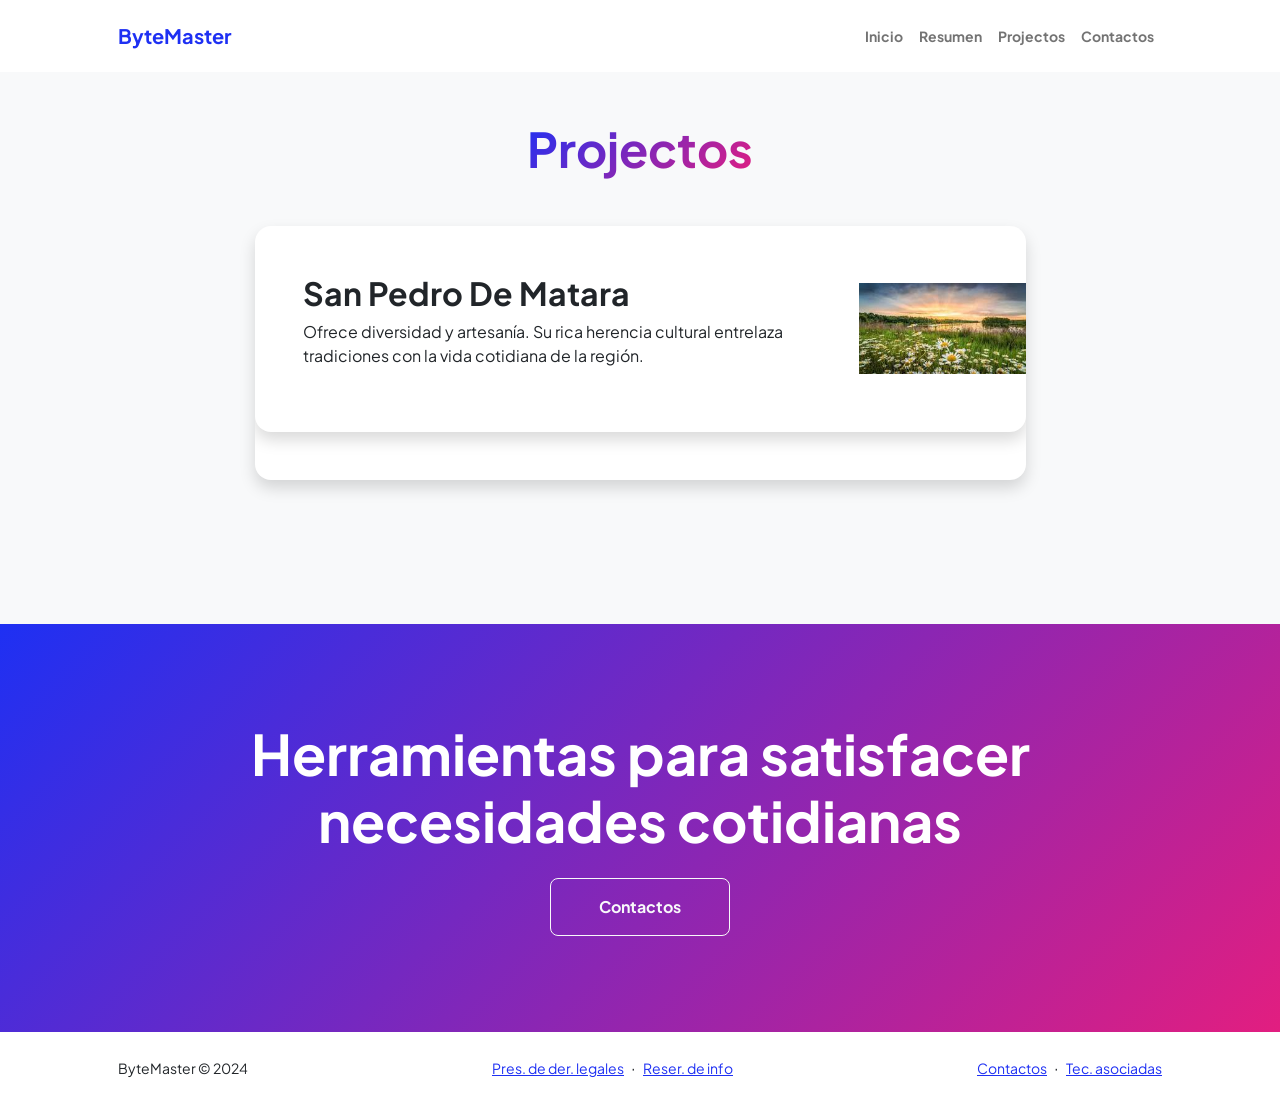
<file: projects.html>
<!DOCTYPE html>
<html lang="en">
    <head>
        <meta charset="utf-8" />
        <meta name="viewport" content="width=device-width, initial-scale=1, shrink-to-fit=no" />
        <meta name="description" content="" />
        <meta name="author" content="" />
        <title>ByteMaster - Proyectos</title>
        <!-- Favicon-->
        <link rel="icon" type="image/x-icon" href="assets/favicon.ico" />
        <!-- Custom Google font-->
        <link rel="preconnect" href="https://fonts.googleapis.com" />
        <link rel="preconnect" href="https://fonts.gstatic.com" crossorigin />
        <link href="https://fonts.googleapis.com/css2?family=Plus+Jakarta+Sans:wght@100;200;300;400;500;600;700;800;900&amp;display=swap" rel="stylesheet" />
        <!-- Bootstrap icons-->
        <link href="https://cdn.jsdelivr.net/npm/bootstrap-icons@1.8.1/font/bootstrap-icons.css" rel="stylesheet" />
        <!-- Core theme CSS (includes Bootstrap)-->
        <link href="css/styles.css" rel="stylesheet" />
    </head>
    <body class="d-flex flex-column h-100 bg-light">
        <main class="flex-shrink-0">
            <!-- Navigation-->
            <nav class="navbar navbar-expand-lg navbar-light bg-white py-3">
                <div class="container px-5">
                    <a class="navbar-brand" href="index.html"><span class="fw-bolder text-primary">ByteMaster</span></a>
                    <button class="navbar-toggler" type="button" data-bs-toggle="collapse" data-bs-target="#navbarSupportedContent" aria-controls="navbarSupportedContent" aria-expanded="false" aria-label="Toggle navigation"><span class="navbar-toggler-icon"></span></button>
                    <div class="collapse navbar-collapse" id="navbarSupportedContent">
                        <ul class="navbar-nav ms-auto mb-2 mb-lg-0 small fw-bolder">
                            <li class="nav-item"><a class="nav-link" href="index.html">Inicio</a></li>
                            <li class="nav-item"><a class="nav-link" href="resume.html">Resumen</a></li>
                            <li class="nav-item"><a class="nav-link" href="projects.html">Projectos</a></li>
                            <li class="nav-item"><a class="nav-link" href="contact.html">Contactos</a></li>
                        </ul>
                    </div>
                </div>
            </nav>
            <!-- Projects Section-->
            <section class="py-5">
                <div class="container px-5 mb-5">
                    <div class="text-center mb-5">
                        <h1 class="display-5 fw-bolder mb-0"><span class="text-gradient d-inline">Projectos</span></h1>
                    </div>
                    <div class="row gx-5 justify-content-center">
                        <div class="col-lg-11 col-xl-9 col-xxl-8">
                            <!-- Project Card 1-->
                            <div class="card overflow-hidden shadow rounded-4 border-0 mb-5">
                                <div class="card overflow-hidden shadow rounded-4 border-0 mb-5">
                                    <div class="card-body p-0">
                                        <div class="d-flex align-items-center">
                                            <div class="p-5">
                                                <h2 class="fw-bolder">San Pedro De Matara </h2>
                                                <p>Ofrece diversidad y artesanía. Su rica herencia cultural entrelaza tradiciones con la vida cotidiana de la región.</p>
                                            </div>
                                            <a href="#*">
                                                <img class="img-fluid" src="assets/img/Naturaleza.jpeg" alt="..." style="max-height: 200px; width: auto;" />
                                            </a>
                                        </div>
                                    </div>
                                </div>
                            </div>
                            <!-- Project Card 2-->
                            
                        </div>
                    </div>
                </div>
            </section>
            <!-- Call to action section-->
            <section class="py-5 bg-gradient-primary-to-secondary text-white">
                <div class="container px-5 my-5">
                    <div class="text-center">
                        <h2 class="display-4 fw-bolder mb-4">Herramientas para satisfacer necesidades cotidianas</h2>
                        <a class="btn btn-outline-light btn-lg px-5 py-3 fs-6 fw-bolder" href="contact.html">Contactos</a>
                    </div>
                </div>
            </section>
        </main>
        <!-- Footer-->
        <footer class="bg-white py-4 mt-auto">
            <div class="container px-5">
                <div class="row align-items-center justify-content-between flex-column flex-sm-row">
                    <div class="col-auto"><div class="small m-0">ByteMaster &copy; 2024</div></div>
                    <div class="col-auto">
                        <a class="small" href="PRIVACIDAD.html">Pres. de der. legales</a>
                        <span class="mx-1">&middot;</span>
                        <a class="small" href="Reser. de info.html">Reser. de info</a>
                        
                    </div>
                    <div class="col-auto">
                        <a class="small" href="contact.html">Contactos</a>
                        <span class="mx-1">&middot;</span>
                        <a class="small" href="TECNOLOGIAS.html">Tec. asociadas</a>
                    </div>
                </div>
            </div>
        </footer>
        <!-- Bootstrap core JS-->
        <script src="https://cdn.jsdelivr.net/npm/bootstrap@5.2.3/dist/js/bootstrap.bundle.min.js"></script>
        <!-- Core theme JS-->
        <script src="js/scripts.js"></script>
    </body>
</html>
</file>
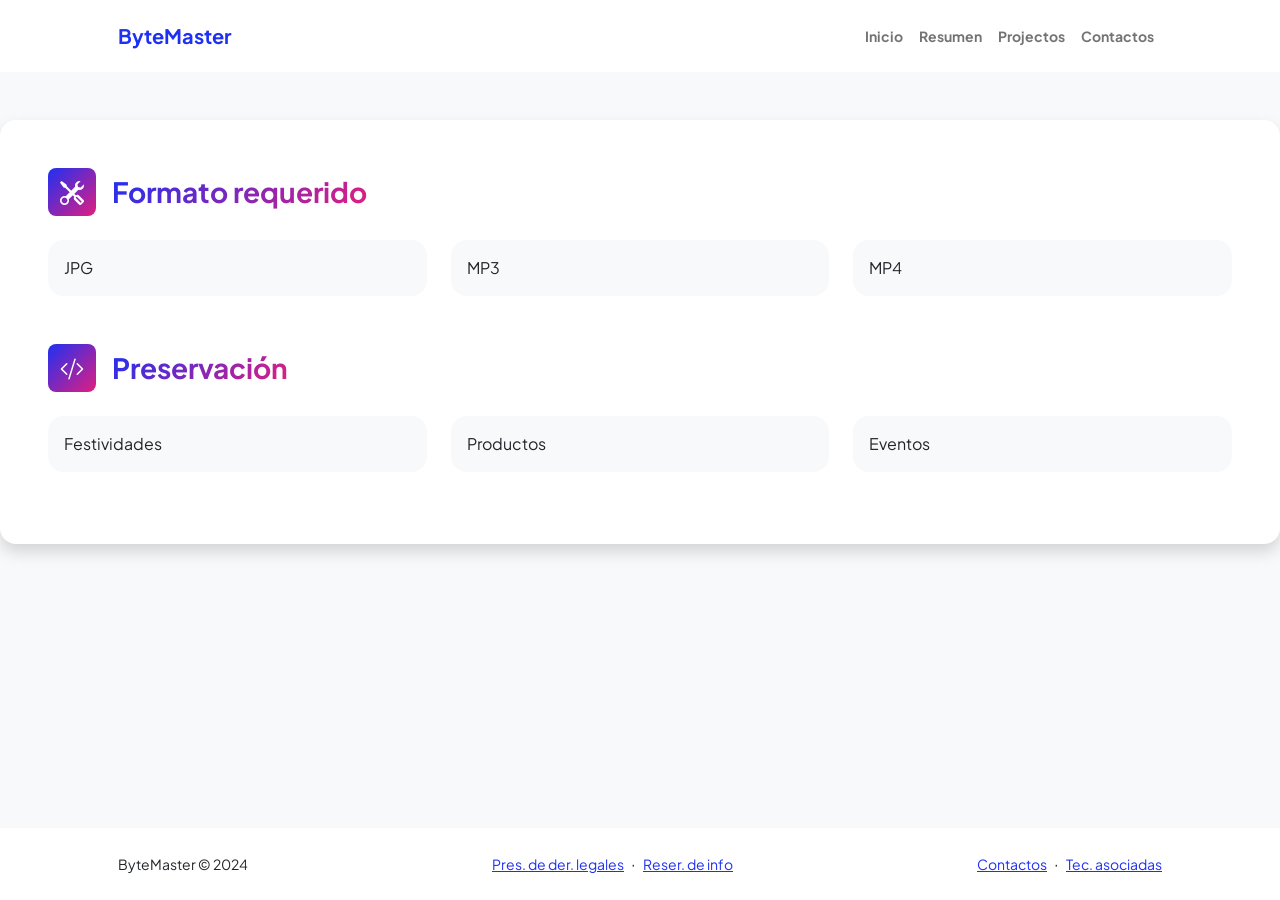
<file: Reser. de info.html>
<!DOCTYPE html>
<html lang="en">
    <head>
        <meta charset="utf-8" />
        <meta name="viewport" content="width=device-width, initial-scale=1, shrink-to-fit=no" />
        <meta name="description" content="" />
        <meta name="author" content="" />
        <title>ByteMaster-Reser. de info</title>
        <!-- Favicon-->
        <link rel="icon" type="image/x-icon" href="assets/favicon.ico" />
        <!-- Custom Google font-->
        <link rel="preconnect" href="https://fonts.googleapis.com" />
        <link rel="preconnect" href="https://fonts.gstatic.com" crossorigin />
        <link href="https://fonts.googleapis.com/css2?family=Plus+Jakarta+Sans:wght@100;200;300;400;500;600;700;800;900&amp;display=swap" rel="stylesheet" />
        <!-- Bootstrap icons-->
        <link href="https://cdn.jsdelivr.net/npm/bootstrap-icons@1.8.1/font/bootstrap-icons.css" rel="stylesheet" />
        <!-- Core theme CSS (includes Bootstrap)-->
        <link href="css/styles.css" rel="stylesheet" />
    </head>
    <body class="d-flex flex-column h-100 bg-light">
        <main class="flex-shrink-0">
            <!-- Navigation-->
            <nav class="navbar navbar-expand-lg navbar-light bg-white py-3">
                <div class="container px-5">
                    <a class="navbar-brand" href="index.html"><span class="fw-bolder text-primary">ByteMaster</span></a>
                    <button class="navbar-toggler" type="button" data-bs-toggle="collapse" data-bs-target="#navbarSupportedContent" aria-controls="navbarSupportedContent" aria-expanded="false" aria-label="Toggle navigation"><span class="navbar-toggler-icon"></span></button>
                    <div class="collapse navbar-collapse" id="navbarSupportedContent">
                        <ul class="navbar-nav ms-auto mb-2 mb-lg-0 small fw-bolder">
                            <li class="nav-item"><a class="nav-link" href="index.html">Inicio</a></li>
                            <li class="nav-item"><a class="nav-link" href="resume.html">Resumen</a></li>
                            <li class="nav-item"><a class="nav-link" href="projects.html">Projectos</a></li>
                            <li class="nav-item"><a class="nav-link" href="contact.html">Contactos</a></li>
                        </ul>
                    </div>
                </div>
            </nav>
            </main>
                        <div class="pb-5"></div>
                        <!-- Skills Section-->
                        <section>
                            <!-- Skillset Card-->
                            <div class="card shadow border-0 rounded-4 mb-5">
                                <div class="card-body p-5">
                                    <!-- Professional skills list-->
                                    <div class="mb-5">
                                        <div class="d-flex align-items-center mb-4">
                                            <div class="feature bg-primary bg-gradient-primary-to-secondary text-white rounded-3 me-3"><i class="bi bi-tools"></i></div>
                                            <h3 class="fw-bolder mb-0"><span class="text-gradient d-inline">Formato requerido</span></h3>
                                        </div>
                                        <div class="row row-cols-1 row-cols-md-3 mb-4">
                                            <div class="col mb-4 mb-md-0"><div class="d-flex align-items-center bg-light rounded-4 p-3 h-100">JPG</div></div>
                                            <div class="col mb-4 mb-md-0"><div class="d-flex align-items-center bg-light rounded-4 p-3 h-100">MP3</div></div>
                                            <div class="col"><div class="d-flex align-items-center bg-light rounded-4 p-3 h-100">MP4</div></div>
                                        </div>
                                        
                                    </div>
                                    <!-- Languages list-->
                                    <div class="mb-0">
                                        <div class="d-flex align-items-center mb-4">
                                            <div class="feature bg-primary bg-gradient-primary-to-secondary text-white rounded-3 me-3"><i class="bi bi-code-slash"></i></div>
                                            <h3 class="fw-bolder mb-0"><span class="text-gradient d-inline">Preservación</span></h3>
                                        </div>
                                        <div class="row row-cols-1 row-cols-md-3 mb-4">
                                            <div class="col mb-4 mb-md-0"><div class="d-flex align-items-center bg-light rounded-4 p-3 h-100">Festividades</div></div>
                                            <div class="col mb-4 mb-md-0"><div class="d-flex align-items-center bg-light rounded-4 p-3 h-100">Productos</div></div>
                                            <div class="col"><div class="d-flex align-items-center bg-light rounded-4 p-3 h-100">Eventos</div></div>
                                        </div>
                                        
                                    </div>
                                </div>
                            </div>
                        </section>
                    </div>
                </div>
            </div>
        </main>
        <!-- Footer-->
        <footer class="bg-white py-4 mt-auto">
            <div class="container px-5">
                <div class="row align-items-center justify-content-between flex-column flex-sm-row">
                    <div class="col-auto"><div class="small m-0">ByteMaster &copy; 2024</div></div>
                    <div class="col-auto">
                        <a class="small" href="PRIVACIDAD.html">Pres. de der. legales</a>
                        <span class="mx-1">&middot;</span>
                        <a class="small" href="Reser. de info.html">Reser. de info</a>
                        
                    </div>
                    <div class="col-auto">
                        <a class="small" href="contact.html">Contactos</a>
                        <span class="mx-1">&middot;</span>
                        <a class="small" href="TECNOLOGIAS.html">Tec. asociadas</a>
                    </div>
                </div>
            </div>
        </footer>
        <!-- Bootstrap core JS-->
        <script src="https://cdn.jsdelivr.net/npm/bootstrap@5.2.3/dist/js/bootstrap.bundle.min.js"></script>
        <!-- Core theme JS-->
        <script src="js/scripts.js"></script>
    </body>
</html>
</file>
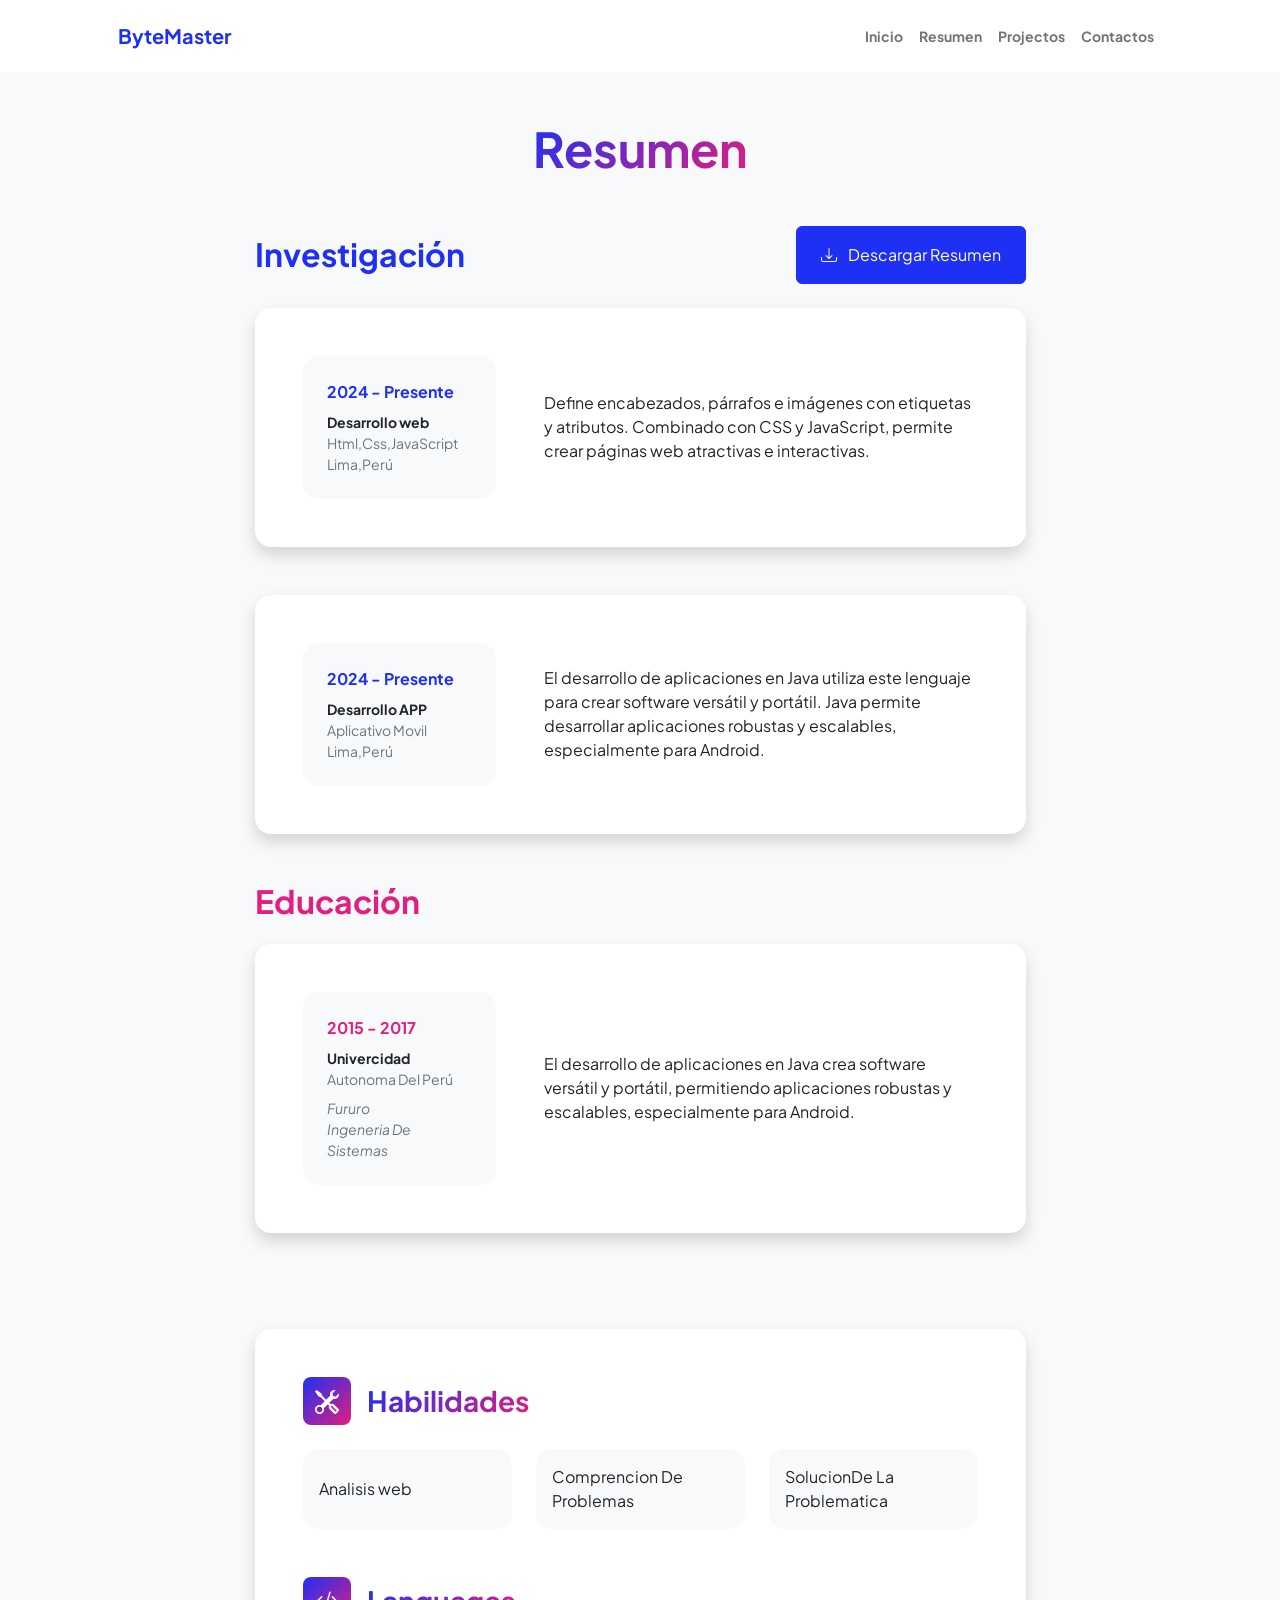
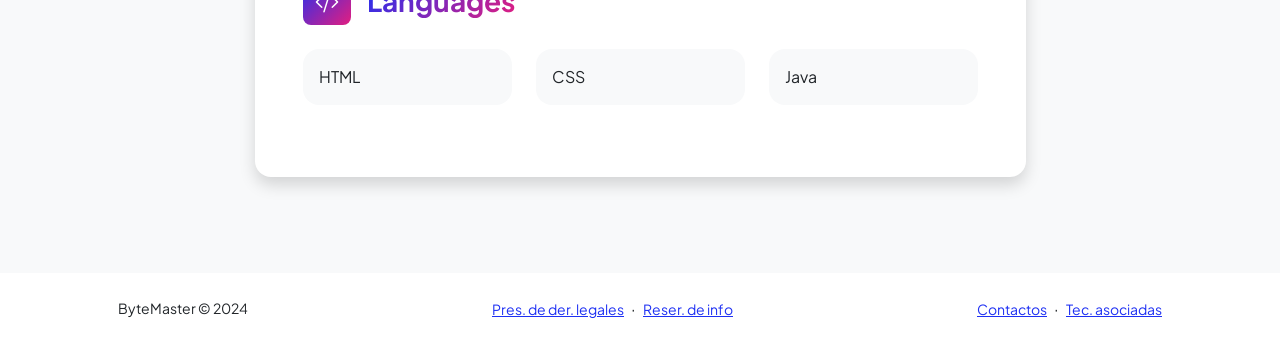
<file: resume.html>
<!DOCTYPE html>
<html lang="en">
    <head>
        <meta charset="utf-8" />
        <meta name="viewport" content="width=device-width, initial-scale=1, shrink-to-fit=no" />
        <meta name="description" content="" />
        <meta name="author" content="" />
        <title>ByteMaster - Resumen</title>
        <!-- Favicon-->
        <link rel="icon" type="image/x-icon" href="assets/favicon.ico" />
        <!-- Custom Google font-->
        <link rel="preconnect" href="https://fonts.googleapis.com" />
        <link rel="preconnect" href="https://fonts.gstatic.com" crossorigin />
        <link href="https://fonts.googleapis.com/css2?family=Plus+Jakarta+Sans:wght@100;200;300;400;500;600;700;800;900&amp;display=swap" rel="stylesheet" />
        <!-- Bootstrap icons-->
        <link href="https://cdn.jsdelivr.net/npm/bootstrap-icons@1.8.1/font/bootstrap-icons.css" rel="stylesheet" />
        <!-- Core theme CSS (includes Bootstrap)-->
        <link href="css/styles.css" rel="stylesheet" />
    </head>
    <body class="d-flex flex-column h-100 bg-light">
        <main class="flex-shrink-0">
            <!-- Navigation-->
            <nav class="navbar navbar-expand-lg navbar-light bg-white py-3">
                <div class="container px-5">
                    <a class="navbar-brand" href="index.html"><span class="fw-bolder text-primary">ByteMaster</span></a>
                    <button class="navbar-toggler" type="button" data-bs-toggle="collapse" data-bs-target="#navbarSupportedContent" aria-controls="navbarSupportedContent" aria-expanded="false" aria-label="Toggle navigation"><span class="navbar-toggler-icon"></span></button>
                    <div class="collapse navbar-collapse" id="navbarSupportedContent">
                        <ul class="navbar-nav ms-auto mb-2 mb-lg-0 small fw-bolder">
                            <li class="nav-item"><a class="nav-link" href="index.html">Inicio</a></li>
                            <li class="nav-item"><a class="nav-link" href="resume.html">Resumen</a></li>
                            <li class="nav-item"><a class="nav-link" href="projects.html">Projectos</a></li>
                            <li class="nav-item"><a class="nav-link" href="contact.html">Contactos</a></li>
                        </ul>
                    </div>
                </div>
            </nav>
            <!-- Page Content-->
            <div class="container px-5 my-5">
                <div class="text-center mb-5">
                    <h1 class="display-5 fw-bolder mb-0"><span class="text-gradient d-inline">Resumen</span></h1>
                </div>
                <div class="row gx-5 justify-content-center">
                    <div class="col-lg-11 col-xl-9 col-xxl-8">
                        <!-- Experience Section-->
                        <section>
                            <div class="d-flex align-items-center justify-content-between mb-4">
                                <h2 class="text-primary fw-bolder mb-0">Investigación</h2>
                                <!-- Download resume button-->
                                <!-- Note: Set the link href target to a PDF file within your project-->
                                <a class="btn btn-primary px-4 py-3" href="#!">
                                    <div class="d-inline-block bi bi-download me-2"></div>
                                    Descargar Resumen
                                </a>
                            </div>
                            <!-- Experience Card 1-->
                            <div class="card shadow border-0 rounded-4 mb-5">
                                <div class="card-body p-5">
                                    <div class="row align-items-center gx-5">
                                        <div class="col text-center text-lg-start mb-4 mb-lg-0">
                                            <div class="bg-light p-4 rounded-4">
                                                <div class="text-primary fw-bolder mb-2">2024 - Presente</div>
                                                <div class="small fw-bolder">Desarrollo web</div>
                                                <div class="small text-muted">Html,Css,JavaScript</div>
                                                <div class="small text-muted">Lima,Perú</div>
                                            </div>
                                        </div>
                                        <div class="col-lg-8"><div>Define encabezados, párrafos e imágenes con etiquetas y atributos. Combinado con CSS y JavaScript, permite crear páginas web atractivas e interactivas.</div></div>
                                    </div>
                                </div>
                            </div>
                            <!-- Experience Card 2-->
                            <div class="card shadow border-0 rounded-4 mb-5">
                                <div class="card-body p-5">
                                    <div class="row align-items-center gx-5">
                                        <div class="col text-center text-lg-start mb-4 mb-lg-0">
                                            <div class="bg-light p-4 rounded-4">
                                                <div class="text-primary fw-bolder mb-2">2024 - Presente</div>
                                                <div class="small fw-bolder">Desarrollo APP  </div>
                                                <div class="small text-muted">Aplicativo Movil</div>
                                                <div class="small text-muted">Lima,Perú</div>
                                            </div>
                                        </div>
                                        <div class="col-lg-8"><div>El desarrollo de aplicaciones en Java utiliza este lenguaje para crear software versátil y portátil. Java permite desarrollar aplicaciones robustas y escalables, especialmente para Android.</div></div>
                                    </div>
                                </div>
                            </div>
                        </section>
                        <!-- Education Section-->
                        <section>
                            <h2 class="text-secondary fw-bolder mb-4"> Educación </h2>
                            <!-- Education Card 1-->
                            <div class="card shadow border-0 rounded-4 mb-5">
                                <div class="card-body p-5">
                                    <div class="row align-items-center gx-5">
                                        <div class="col text-center text-lg-start mb-4 mb-lg-0">
                                            <div class="bg-light p-4 rounded-4">
                                                <div class="text-secondary fw-bolder mb-2">2015 - 2017</div>
                                                <div class="mb-2">
                                                    <div class="small fw-bolder">Univercidad</div>
                                                    <div class="small text-muted">Autonoma Del Perú</div>
                                                </div>
                                                <div class="fst-italic">
                                                    <div class="small text-muted">Fururo</div>
                                                    <div class="small text-muted">Ingeneria De Sistemas</div>
                                                </div>
                                            </div>
                                        </div>
                                        <div class="col-lg-8"><div>El desarrollo de aplicaciones en Java crea software versátil y portátil, permitiendo aplicaciones robustas y escalables, especialmente para Android.</div></div>
                                    </div>
                                </div>
                            </div>
                        </section>
                        <!-- Divider-->
                        <div class="pb-5"></div>
                        <!-- Skills Section-->
                        <section>
                            <!-- Skillset Card-->
                            <div class="card shadow border-0 rounded-4 mb-5">
                                <div class="card-body p-5">
                                    <!-- Professional skills list-->
                                    <div class="mb-5">
                                        <div class="d-flex align-items-center mb-4">
                                            <div class="feature bg-primary bg-gradient-primary-to-secondary text-white rounded-3 me-3"><i class="bi bi-tools"></i></div>
                                            <h3 class="fw-bolder mb-0"><span class="text-gradient d-inline">Habilidades</span></h3>
                                        </div>
                                        <div class="row row-cols-1 row-cols-md-3 mb-4">
                                            <div class="col mb-4 mb-md-0"><div class="d-flex align-items-center bg-light rounded-4 p-3 h-100">Analisis web</div></div>
                                            <div class="col mb-4 mb-md-0"><div class="d-flex align-items-center bg-light rounded-4 p-3 h-100">Comprencion De Problemas</div></div>
                                            <div class="col"><div class="d-flex align-items-center bg-light rounded-4 p-3 h-100">SolucionDe La Problematica</div></div>
                                        </div>
                                        
                                    </div>
                                    <!-- Languages list-->
                                    <div class="mb-0">
                                        <div class="d-flex align-items-center mb-4">
                                            <div class="feature bg-primary bg-gradient-primary-to-secondary text-white rounded-3 me-3"><i class="bi bi-code-slash"></i></div>
                                            <h3 class="fw-bolder mb-0"><span class="text-gradient d-inline">Languages</span></h3>
                                        </div>
                                        <div class="row row-cols-1 row-cols-md-3 mb-4">
                                            <div class="col mb-4 mb-md-0"><div class="d-flex align-items-center bg-light rounded-4 p-3 h-100">HTML</div></div>
                                            <div class="col mb-4 mb-md-0"><div class="d-flex align-items-center bg-light rounded-4 p-3 h-100">CSS</div></div>
                                            <div class="col"><div class="d-flex align-items-center bg-light rounded-4 p-3 h-100">Java</div></div>
                                        </div>
                                        
                                    </div>
                                </div>
                            </div>
                        </section>
                    </div>
                </div>
            </div>
        </main>
        <!-- Footer-->
        <footer class="bg-white py-4 mt-auto">
            <div class="container px-5">
                <div class="row align-items-center justify-content-between flex-column flex-sm-row">
                    <div class="col-auto"><div class="small m-0">ByteMaster &copy; 2024</div></div>
                    <div class="col-auto">
                        <a class="small" href="PRIVACIDAD.html">Pres. de der. legales</a>
                        <span class="mx-1">&middot;</span>
                        <a class="small" href="Reser. de info.html">Reser. de info</a>
                        
                    </div>
                    <div class="col-auto">
                        <a class="small" href="contact.html">Contactos</a>
                        <span class="mx-1">&middot;</span>
                        <a class="small" href="TECNOLOGIAS.html">Tec. asociadas</a>
                    </div>
                </div>
            </div>
        </footer>
        <!-- Bootstrap core JS-->
        <script src="https://cdn.jsdelivr.net/npm/bootstrap@5.2.3/dist/js/bootstrap.bundle.min.js"></script>
        <!-- Core theme JS-->
        <script src="js/scripts.js"></script>
    </body>
</html>
</file>
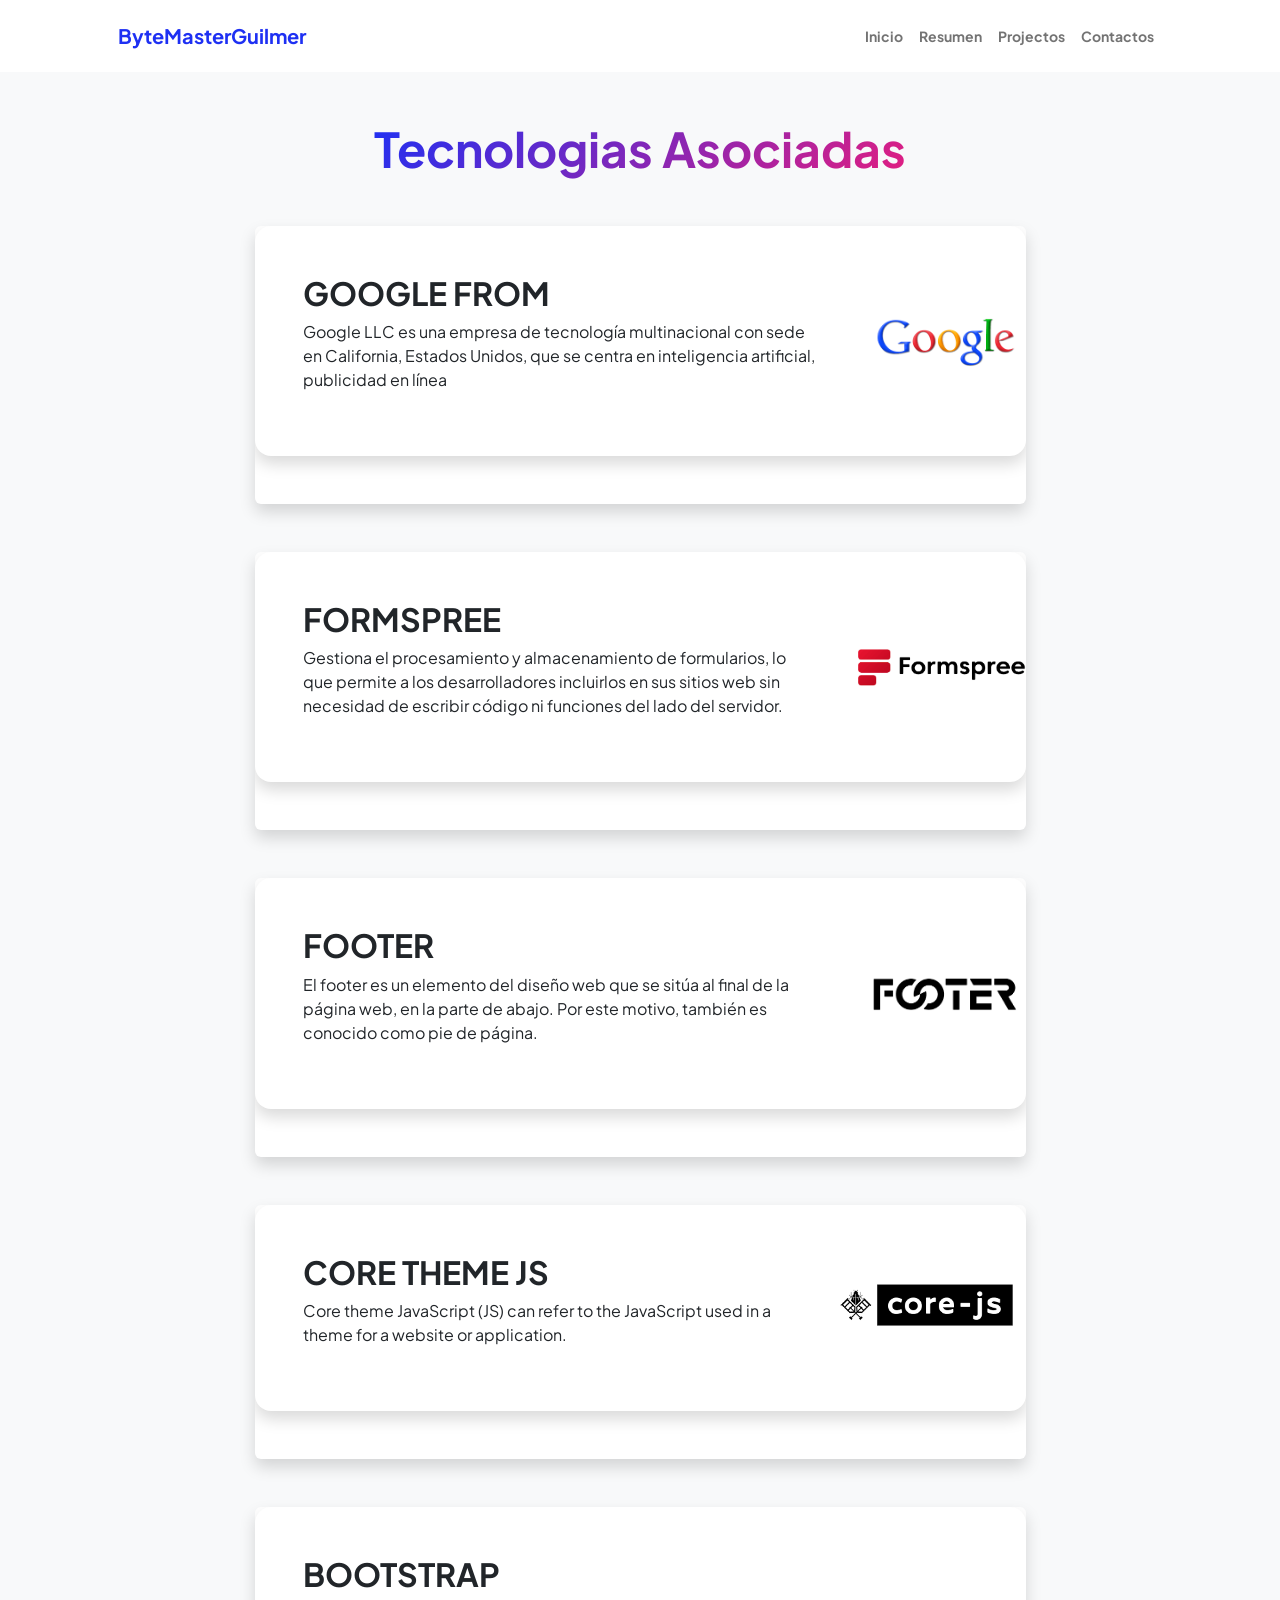
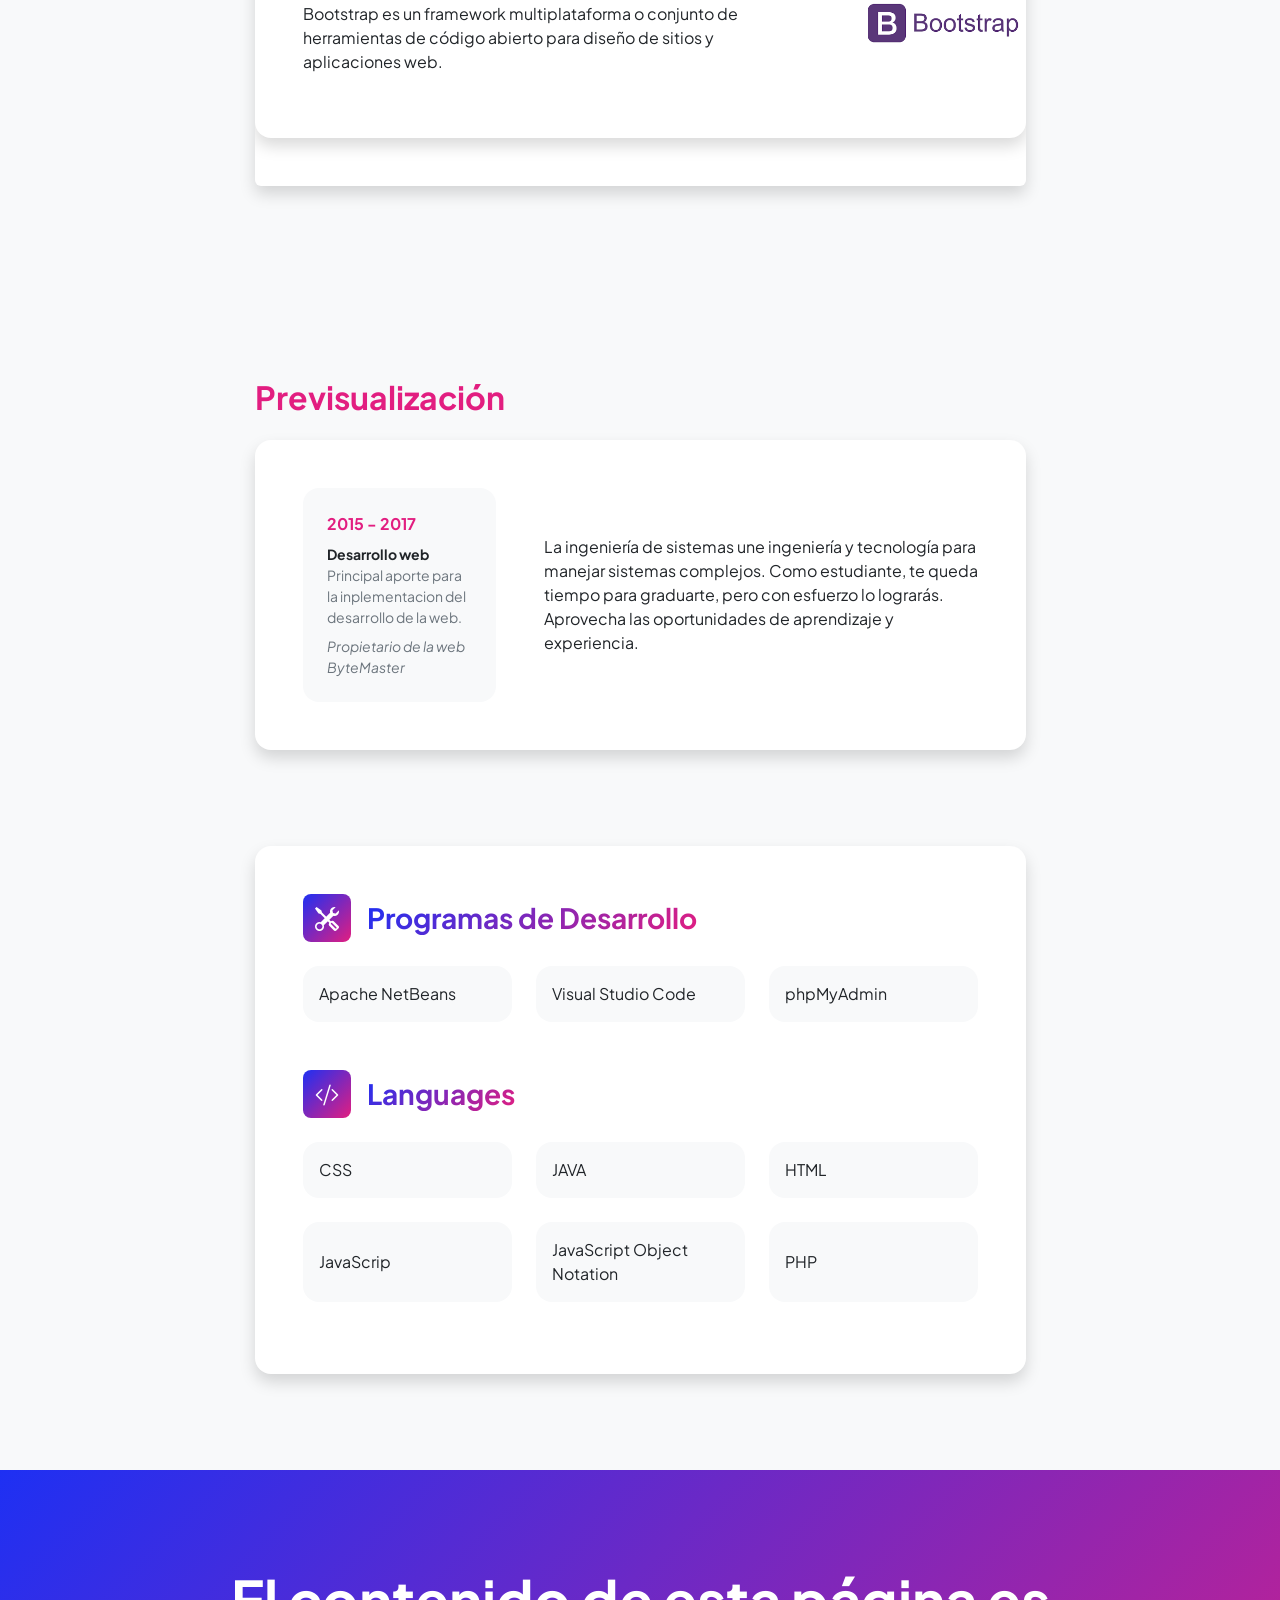
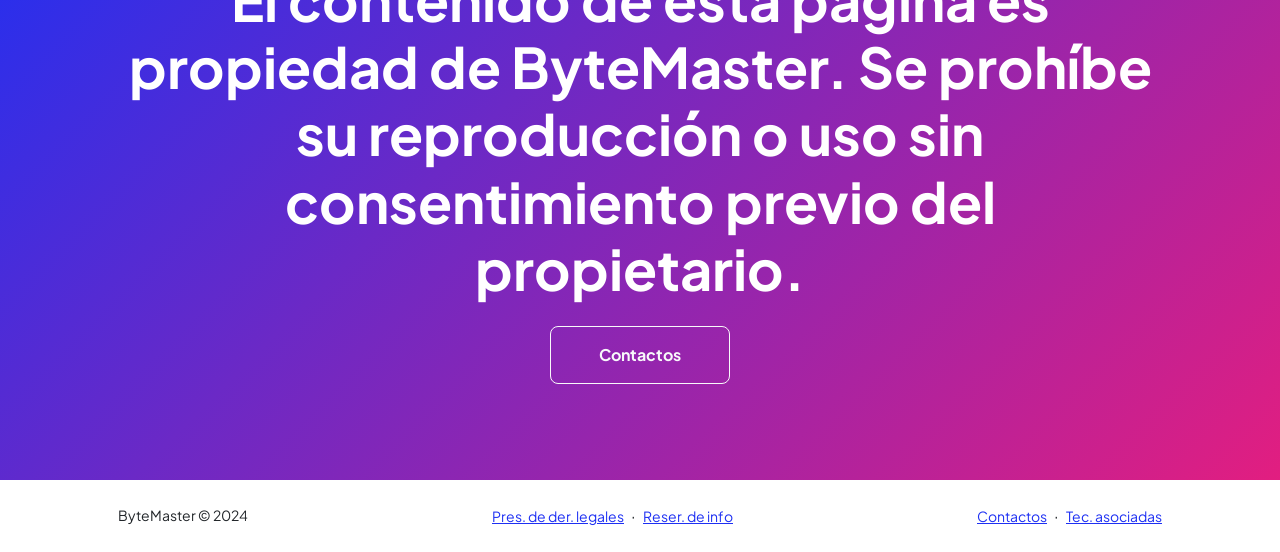
<file: TECNOLOGIAS.html>
<!DOCTYPE html>
<html lang="en">
    <head>
        <meta charset="utf-8" />
        <meta name="viewport" content="width=device-width, initial-scale=1, shrink-to-fit=no" />
        <meta name="description" content="" />
        <meta name="author" content="" />
        <title>ByteMaster - Tecnologias</title>
        <!-- Favicon-->
        <link rel="icon" type="image/x-icon" href="assets/favicon.ico" />
        <!-- Custom Google font-->
        <link rel="preconnect" href="https://fonts.googleapis.com" />
        <link rel="preconnect" href="https://fonts.gstatic.com" crossorigin />
        <link href="https://fonts.googleapis.com/css2?family=Plus+Jakarta+Sans:wght@100;200;300;400;500;600;700;800;900&amp;display=swap" rel="stylesheet" />
        <!-- Bootstrap icons-->
        <link href="https://cdn.jsdelivr.net/npm/bootstrap-icons@1.8.1/font/bootstrap-icons.css" rel="stylesheet" />
        <!-- Core theme CSS (includes Bootstrap)-->
        <link href="css/styles.css" rel="stylesheet" />
    </head>
    <body class="d-flex flex-column h-100 bg-light">
        <main class="flex-shrink-0">
            <!-- Navigation-->
            <nav class="navbar navbar-expand-lg navbar-light bg-white py-3">
                <div class="container px-5">
                    <a class="navbar-brand" href="index.html"><span class="fw-bolder text-primary">ByteMasterGuilmer</span></a>
                    <button class="navbar-toggler" type="button" data-bs-toggle="collapse" data-bs-target="#navbarSupportedContent" aria-controls="navbarSupportedContent" aria-expanded="false" aria-label="Toggle navigation"><span class="navbar-toggler-icon"></span></button>
                    <div class="collapse navbar-collapse" id="navbarSupportedContent">
                        <ul class="navbar-nav ms-auto mb-2 mb-lg-0 small fw-bolder">
                            <li class="nav-item"><a class="nav-link" href="index.html">Inicio</a></li>
                            <li class="nav-item"><a class="nav-link" href="resume.html">Resumen</a></li>
                            <li class="nav-item"><a class="nav-link" href="projects.html">Projectos</a></li>
                            <li class="nav-item"><a class="nav-link" href="contact.html">Contactos</a></li>
                        </ul>
                    </div>
                </div>
            </nav>
            <!-- Projects Section-->
            <section class="py-5">
                <div class="container px-5 mb-5">
                    <div class="text-center mb-5">
                        <h1 class="display-5 fw-bolder mb-0"><span class="text-gradient d-inline">Tecnologias Asociadas</span></h1>
                    </div>
                    <div class="row gx-5 justify-content-center">
                        <div class="col-lg-11 col-xl-9 col-xxl-8">
                            <!-- Project Card 1-->
                            
                            <!-- Project Card 2-->
                            <div class="card overflow-hidden shadow rounder-4 border-0 mb-5">
                                <div class="card overflow-hidden shadow rounded-4 border-0 mb-5">
                                    <div class="card-body p-0">
                                        <div class="d-flex align-items-center">
                                            <div class="p-5">
                                                <h2 class="fw-bolder">GOOGLE FROM</h2>
                                                <p>Google LLC es una empresa de tecnología multinacional con sede en California, Estados Unidos, que se centra en inteligencia artificial, publicidad en línea</p>
                                            </div>
                                            <a href="https://www.google.com/url?sa=t&rct=j&q=&esrc=s&source=web&cd=&ved=2ahUKEwiTwuKBl7WMAxVdO7kGHVkWAUgQ-TAoAHoECDUQAQ&url=https%3A%2F%2Fdevelopers.google.com%2F&usg=AOvVaw14Z689q-eBNdEi00aPPmbQ&opi=89978449">
                                                <img class="img-fluid" src="assets/img/3.png" alt="..." style="max-height: 200px; width: auto;" />
                                            </a>
                                        </div>
                                    </div>
                                </div>
                            </div>
                            <!-- Project Card 3-->
                            <div class="card overflow-hidden shadow rounder-4 border-0 mb-5">
                                <div class="card overflow-hidden shadow rounded-4 border-0 mb-5">
                                    <div class="card-body p-0">
                                        <div class="d-flex align-items-center">
                                            <div class="p-5">
                                                <h2 class="fw-bolder">FORMSPREE</h2>
                                                <p>Gestiona el procesamiento y almacenamiento de formularios, lo que permite a los desarrolladores incluirlos en sus sitios web sin necesidad de escribir código ni funciones del lado del servidor.</p>
                                            </div>
                                            <a href="https://www.google.com/url?sa=t&rct=j&q=&esrc=s&source=web&cd=&cad=rja&uact=8&ved=2ahUKEwj4trGZnbWMAxXdRLgEHagwI6MQFnoECAsQAQ&url=https%3A%2F%2Fformspree.io%2F&usg=AOvVaw26jpiCF0T_f8yBHnDqhbWx&opi=89978449">
                                                <img class="img-fluid" src="assets/img/6.png" alt="..." style="max-height: 200px; width: auto;" />
                                            </a>
                                        </div>
                                    </div>
                                </div>
                            </div>
                            <!-- Project Card 4-->
                            <div class="card overflow-hidden shadow rounder-4 border-0 mb-5">
                                <div class="card overflow-hidden shadow rounded-4 border-0 mb-5">
                                    <div class="card-body p-0">
                                        <div class="d-flex align-items-center">
                                            <div class="p-5">
                                                <h2 class="fw-bolder">FOOTER</h2>
                                                <p>El footer es un elemento del diseño web que se sitúa al final de la página web, en la parte de abajo. Por este motivo, también es conocido como pie de página.</p>
                                            </div>
                                            <a href="https://www.google.com/url?sa=t&rct=j&q=&esrc=s&source=web&cd=&cad=rja&uact=8&ved=2ahUKEwiDhe6nl7WMAxXTFLkGHYMJEYkQFnoECBYQAw&url=https%3A%2F%2Fwww.beedigital.es%2Fdesarrollo-web%2Ffooter-web-que-es-que-debe-llevar%2F%23%3A~%3Atext%3DEl%2520footer%2520es%2520un%2520elemento%2Clos%2520usuarios%2520la%2520encuentren%2520f%25C3%25A1cilmente.&usg=AOvVaw3-3DnOo7LfWWRHawHNpcDp&opi=89978449">
                                                <img class="img-fluid" src="assets/img/2.png" alt="..." style="max-height: 200px; width: auto;" />
                                            </a>
                                        </div>
                                    </div>
                                </div>
                            </div>
                            <!-- Project Card 5-->
                            <div class="card overflow-hidden shadow rounder-4 border-0 mb-5">
                                <div class="card overflow-hidden shadow rounded-4 border-0 mb-5">
                                    <div class="card-body p-0">
                                        <div class="d-flex align-items-center">
                                            <div class="p-5">
                                                <h2 class="fw-bolder">CORE THEME JS</h2>
                                                <p>Core theme JavaScript (JS) can refer to the JavaScript used in a theme for a website or application. </p>
                                            </div>
                                            <a href="[data-uri]">
                                                <img class="img-fluid" src="assets/img/4.png" alt="..." style="max-height: 200px; width: auto;" />
                                            </a>
                                        </div>
                                    </div>
                                </div>
                            </div>
                            <!-- Project Card 6-->
                            <div class="card overflow-hidden shadow rounder-4 border-0 mb-5">
                                <div class="card overflow-hidden shadow rounded-4 border-0 mb-5">
                                    <div class="card-body p-0">
                                        <div class="d-flex align-items-center">
                                            <div class="p-5">
                                                <h2 class="fw-bolder">BOOTSTRAP</h2>
                                                <p>Bootstrap es un framework multiplataforma o conjunto de herramientas de código abierto para diseño de sitios y aplicaciones web.</p>
                                            </div>
                                            <a href="https://www.google.com/url?sa=t&rct=j&q=&esrc=s&source=web&cd=&cad=rja&uact=8&ved=2ahUKEwjT_pTql7WMAxX4O7kGHZF4BRwQFnoECAsQAQ&url=https%3A%2F%2Fgetbootstrap.com%2F&usg=AOvVaw3s0qqZzEfHTiGFr9v0jCTN&opi=89978449">
                                                <img class="img-fluid" src="assets/img/5.png" alt="..." style="max-height: 200px; width: auto;" />
                                            </a>
                                        </div>
                                    </div>
                                </div>
                            </div>
                        </div>
                    </div>
                </div>
            </section>

            <!-- Page Content-->
            <div class="container px-5 my-5">
                <div class="row gx-5 justify-content-center">
                    <div class="col-lg-11 col-xl-9 col-xxl-8">
                        <!-- Education Section-->
                        <section>
                            <h2 class="text-secondary fw-bolder mb-4">Previsualización  </h2>
                            <!-- Education Card 1-->
                            <div class="card shadow border-0 rounded-4 mb-5">
                                <div class="card-body p-5">
                                    <div class="row align-items-center gx-5">
                                        <div class="col text-center text-lg-start mb-4 mb-lg-0">
                                            <div class="bg-light p-4 rounded-4">
                                                <div class="text-secondary fw-bolder mb-2">2015 - 2017</div>
                                                <div class="mb-2">
                                                    <div class="small fw-bolder">Desarrollo web</div>
                                                    <div class="small text-muted">Principal aporte para la inplementacion del desarrollo de la web.</div>
                                                </div>
                                                <div class="fst-italic">
                                                    <div class="small text-muted">Propietario de la web</div>
                                                    <div class="small text-muted">ByteMaster</div>
                                                </div>
                                            </div>
                                        </div>
                                        <div class="col-lg-8"><div>La ingeniería de sistemas une ingeniería y tecnología para manejar sistemas complejos. Como estudiante, te queda tiempo para graduarte, pero con esfuerzo lo lograrás. Aprovecha las oportunidades de aprendizaje y experiencia.</div></div>
                                    </div>
                                </div>
                            </div>
                        </section>
                        <!-- Divider-->
                        <div class="pb-5"></div>
                        <!-- Skills Section-->
                        <section>
                            <!-- Skillset Card-->
                            <div class="card shadow border-0 rounded-4 mb-5">
                                <div class="card-body p-5">
                                    <!-- Professional skills list-->
                                    <div class="mb-5">
                                        <div class="d-flex align-items-center mb-4">
                                            <div class="feature bg-primary bg-gradient-primary-to-secondary text-white rounded-3 me-3"><i class="bi bi-tools"></i></div>
                                            <h3 class="fw-bolder mb-0"><span class="text-gradient d-inline">Programas de Desarrollo</span></h3>
                                        </div>
                                        <div class="row row-cols-1 row-cols-md-3 mb-4">
                                            <div class="col mb-4 mb-md-0"><div class="d-flex align-items-center bg-light rounded-4 p-3 h-100">Apache NetBeans</div></div>
                                            <div class="col mb-4 mb-md-0"><div class="d-flex align-items-center bg-light rounded-4 p-3 h-100">Visual Studio Code</div></div>
                                            <div class="col"><div class="d-flex align-items-center bg-light rounded-4 p-3 h-100">phpMyAdmin</div></div>
                                        </div>
                                        
                                    </div>
                                    <!-- Languages list-->
                                    <div class="mb-0">
                                        <div class="d-flex align-items-center mb-4">
                                            <div class="feature bg-primary bg-gradient-primary-to-secondary text-white rounded-3 me-3"><i class="bi bi-code-slash"></i></div>
                                            <h3 class="fw-bolder mb-0"><span class="text-gradient d-inline">Languages</span></h3>
                                        </div>
                                        <div class="row row-cols-1 row-cols-md-3 mb-4">
                                            <div class="col mb-4 mb-md-0"><div class="d-flex align-items-center bg-light rounded-4 p-3 h-100">CSS</div></div>
                                            <div class="col mb-4 mb-md-0"><div class="d-flex align-items-center bg-light rounded-4 p-3 h-100">JAVA</div></div>
                                            <div class="col"><div class="d-flex align-items-center bg-light rounded-4 p-3 h-100">HTML</div></div>
                                        </div>
                                        <div class="row row-cols-1 row-cols-md-3 mb-4">
                                            <div class="col mb-4 mb-md-0"><div class="d-flex align-items-center bg-light rounded-4 p-3 h-100">JavaScrip</div></div>
                                            <div class="col mb-4 mb-md-0"><div class="d-flex align-items-center bg-light rounded-4 p-3 h-100">JavaScript Object Notation</div></div>
                                            <div class="col"><div class="d-flex align-items-center bg-light rounded-4 p-3 h-100">PHP</div></div>
                                        </div>
                                    </div>
                                </div>
                            </div>
                        </section>
                    </div>
                </div>
            </div>

            <!-- Call to action section-->
            <section class="py-5 bg-gradient-primary-to-secondary text-white">
                <div class="container px-5 my-5">
                    <div class="text-center">
                        <h2 class="display-4 fw-bolder mb-4">El contenido de esta página es propiedad de ByteMaster. Se prohíbe su reproducción o uso sin consentimiento previo del propietario.</h2>
                        <a class="btn btn-outline-light btn-lg px-5 py-3 fs-6 fw-bolder" href="contact.html">Contactos</a>
                    </div>
                </div>
            </section>
        </main>
        <!-- Footer-->
        <footer class="bg-white py-4 mt-auto">
            <div class="container px-5">
                <div class="row align-items-center justify-content-between flex-column flex-sm-row">
                    <div class="col-auto"><div class="small m-0">ByteMaster &copy; 2024</div></div>
                    <div class="col-auto">
                        <a class="small" href="PRIVACIDAD.html">Pres. de der. legales</a>
                        <span class="mx-1">&middot;</span>
                        <a class="small" href="Reser. de info.html">Reser. de info</a>
                        
                    </div>
                    <div class="col-auto">
                        <a class="small" href="contact.html">Contactos</a>
                        <span class="mx-1">&middot;</span>
                        <a class="small" href="TECNOLOGIAS.html">Tec. asociadas</a>
                    </div>
                </div>
            </div>
        </footer>
        <!-- Bootstrap core JS-->
        <script src="https://cdn.jsdelivr.net/npm/bootstrap@5.2.3/dist/js/bootstrap.bundle.min.js"></script>
        <!-- Core theme JS-->
        <script src="js/scripts.js"></script>
    </body>
</html>
</file>
<file: css/styles.css>
:root {
  --bs-blue: #1ef397;
  --bs-indigo: #6610f2;
  --bs-purple: #6f42c1;
  --bs-pink: #1ee294;
  --bs-red: #dc3545;
  --bs-orange: #fd7e14;
  --bs-yellow: #ffc107;
  --bs-green: #198754;
  --bs-teal: #20c997;
  --bs-cyan: #0dcaf0;
  --bs-black: #000;
  --bs-white: #fff;
  --bs-gray: #6c757d;
  --bs-gray-dark: #343a40;
  --bs-gray-100: #f8f9fa;
  --bs-gray-200: #e9ecef;
  --bs-gray-300: #dee2e6;
  --bs-gray-400: #ced4da;
  --bs-gray-500: #adb5bd;
  --bs-gray-600: #6c757d;
  --bs-gray-700: #495057;
  --bs-gray-800: #343a40;
  --bs-gray-900: #212529;
  --bs-primary: #1e30f3;
  --bs-secondary: #e21e80;
  --bs-success: #198754;
  --bs-info: #0dcaf0;
  --bs-warning: #ffc107;
  --bs-danger: #dc3545;
  --bs-light: #f8f9fa;
  --bs-dark: #212529;
  --bs-primary-rgb: 30, 48, 243;
  --bs-secondary-rgb: 226, 30, 128;
  --bs-success-rgb: 25, 135, 84;
  --bs-info-rgb: 13, 202, 240;
  --bs-warning-rgb: 255, 193, 7;
  --bs-danger-rgb: 220, 53, 69;
  --bs-light-rgb: 248, 249, 250;
  --bs-dark-rgb: 33, 37, 41;
  --bs-white-rgb: 255, 255, 255;
  --bs-black-rgb: 0, 0, 0;
  --bs-body-color-rgb: 33, 37, 41;
  --bs-body-bg-rgb: 255, 255, 255;
  --bs-font-sans-serif: "Plus Jakarta Sans";
  --bs-font-monospace: SFMono-Regular, Menlo, Monaco, Consolas, "Liberation Mono", "Courier New", monospace;
  --bs-gradient: linear-gradient(180deg, rgba(255, 255, 255, 0.15), rgba(255, 255, 255, 0));
  --bs-body-font-family: var(--bs-font-sans-serif);
  --bs-body-font-size: 1rem;
  --bs-body-font-weight: 400;
  --bs-body-line-height: 1.5;
  --bs-body-color: #212529;
  --bs-body-bg: #fff;
  --bs-border-width: 1px;
  --bs-border-style: solid;
  --bs-border-color: #dee2e6;
  --bs-border-color-translucent: rgba(0, 0, 0, 0.175);
  --bs-border-radius: 0.375rem;
  --bs-border-radius-sm: 0.25rem;
  --bs-border-radius-lg: 0.5rem;
  --bs-border-radius-xl: 1rem;
  --bs-border-radius-2xl: 2rem;
  --bs-border-radius-pill: 50rem;
  --bs-link-color: #1e30f3;
  --bs-link-hover-color: #1826c2;
  --bs-code-color: #e21e80;
  --bs-highlight-bg: #fff3cd;
}

*,
*::before,
*::after {
  box-sizing: border-box;
}

@media (prefers-reduced-motion: no-preference) {
  :root {
    scroll-behavior: smooth;
  }
}

body {
  margin: 0;
  font-family: var(--bs-body-font-family);
  font-size: var(--bs-body-font-size);
  font-weight: var(--bs-body-font-weight);
  line-height: var(--bs-body-line-height);
  color: var(--bs-body-color);
  text-align: var(--bs-body-text-align);
  background-color: var(--bs-body-bg);
  -webkit-text-size-adjust: 100%;
  -webkit-tap-highlight-color: rgba(0, 0, 0, 0);
}

hr {
  margin: 1rem 0;
  color: inherit;
  border: 0;
  border-top: 1px solid;
  opacity: 0.25;
}

h6, .h6, h5, .h5, h4, .h4, h3, .h3, h2, .h2, h1, .h1 {
  margin-top: 0;
  margin-bottom: 0.5rem;
  font-weight: 500;
  line-height: 1.2;
}

h1, .h1 {
  font-size: calc(1.375rem + 1.5vw);
}
@media (min-width: 1200px) {
  h1, .h1 {
    font-size: 2.5rem;
  }
}

h2, .h2 {
  font-size: calc(1.325rem + 0.9vw);
}
@media (min-width: 1200px) {
  h2, .h2 {
    font-size: 2rem;
  }
}

h3, .h3 {
  font-size: calc(1.3rem + 0.6vw);
}
@media (min-width: 1200px) {
  h3, .h3 {
    font-size: 1.75rem;
  }
}

h4, .h4 {
  font-size: calc(1.275rem + 0.3vw);
}
@media (min-width: 1200px) {
  h4, .h4 {
    font-size: 1.5rem;
  }
}

h5, .h5 {
  font-size: 1.25rem;
}

h6, .h6 {
  font-size: 1rem;
}

p {
  margin-top: 0;
  margin-bottom: 1rem;
}

abbr[title] {
  -webkit-text-decoration: underline dotted;
          text-decoration: underline dotted;
  cursor: help;
  -webkit-text-decoration-skip-ink: none;
          text-decoration-skip-ink: none;
}

address {
  margin-bottom: 1rem;
  font-style: normal;
  line-height: inherit;
}

ol,
ul {
  padding-left: 2rem;
}

ol,
ul,
dl {
  margin-top: 0;
  margin-bottom: 1rem;
}

ol ol,
ul ul,
ol ul,
ul ol {
  margin-bottom: 0;
}

dt {
  font-weight: 700;
}

dd {
  margin-bottom: 0.5rem;
  margin-left: 0;
}

blockquote {
  margin: 0 0 1rem;
}

b,
strong {
  font-weight: bolder;
}

small, .small {
  font-size: 0.875em;
}

mark, .mark {
  padding: 0.1875em;
  background-color: var(--bs-highlight-bg);
}

sub,
sup {
  position: relative;
  font-size: 0.75em;
  line-height: 0;
  vertical-align: baseline;
}

sub {
  bottom: -0.25em;
}

sup {
  top: -0.5em;
}

a {
  color: var(--bs-link-color);
  text-decoration: underline;
}
a:hover {
  color: var(--bs-link-hover-color);
}

a:not([href]):not([class]), a:not([href]):not([class]):hover {
  color: inherit;
  text-decoration: none;
}

pre,
code,
kbd,
samp {
  font-family: var(--bs-font-monospace);
  font-size: 1em;
}

pre {
  display: block;
  margin-top: 0;
  margin-bottom: 1rem;
  overflow: auto;
  font-size: 0.875em;
}
pre code {
  font-size: inherit;
  color: inherit;
  word-break: normal;
}

code {
  font-size: 0.875em;
  color: var(--bs-code-color);
  word-wrap: break-word;
}
a > code {
  color: inherit;
}

kbd {
  padding: 0.1875rem 0.375rem;
  font-size: 0.875em;
  color: var(--bs-body-bg);
  background-color: var(--bs-body-color);
  border-radius: 0.25rem;
}
kbd kbd {
  padding: 0;
  font-size: 1em;
}

figure {
  margin: 0 0 1rem;
}

img,
svg {
  vertical-align: middle;
}

table {
  caption-side: bottom;
  border-collapse: collapse;
}

caption {
  padding-top: 0.5rem;
  padding-bottom: 0.5rem;
  color: #6c757d;
  text-align: left;
}

th {
  text-align: inherit;
  text-align: -webkit-match-parent;
}

thead,
tbody,
tfoot,
tr,
td,
th {
  border-color: inherit;
  border-style: solid;
  border-width: 0;
}

label {
  display: inline-block;
}

button {
  border-radius: 0;
}

button:focus:not(:focus-visible) {
  outline: 0;
}

input,
button,
select,
optgroup,
textarea {
  margin: 0;
  font-family: inherit;
  font-size: inherit;
  line-height: inherit;
}

button,
select {
  text-transform: none;
}

[role=button] {
  cursor: pointer;
}

select {
  word-wrap: normal;
}
select:disabled {
  opacity: 1;
}

[list]:not([type=date]):not([type=datetime-local]):not([type=month]):not([type=week]):not([type=time])::-webkit-calendar-picker-indicator {
  display: none !important;
}

button,
[type=button],
[type=reset],
[type=submit] {
  -webkit-appearance: button;
}
button:not(:disabled),
[type=button]:not(:disabled),
[type=reset]:not(:disabled),
[type=submit]:not(:disabled) {
  cursor: pointer;
}

::-moz-focus-inner {
  padding: 0;
  border-style: none;
}

textarea {
  resize: vertical;
}

fieldset {
  min-width: 0;
  padding: 0;
  margin: 0;
  border: 0;
}

legend {
  float: left;
  width: 100%;
  padding: 0;
  margin-bottom: 0.5rem;
  font-size: calc(1.275rem + 0.3vw);
  line-height: inherit;
}
@media (min-width: 1200px) {
  legend {
    font-size: 1.5rem;
  }
}
legend + * {
  clear: left;
}

::-webkit-datetime-edit-fields-wrapper,
::-webkit-datetime-edit-text,
::-webkit-datetime-edit-minute,
::-webkit-datetime-edit-hour-field,
::-webkit-datetime-edit-day-field,
::-webkit-datetime-edit-month-field,
::-webkit-datetime-edit-year-field {
  padding: 0;
}

::-webkit-inner-spin-button {
  height: auto;
}

[type=search] {
  outline-offset: -2px;
  -webkit-appearance: textfield;
}

/* rtl:raw:
[type="tel"],
[type="url"],
[type="email"],
[type="number"] {
  direction: ltr;
}
*/
::-webkit-search-decoration {
  -webkit-appearance: none;
}

::-webkit-color-swatch-wrapper {
  padding: 0;
}

::file-selector-button {
  font: inherit;
  -webkit-appearance: button;
}

output {
  display: inline-block;
}

iframe {
  border: 0;
}

summary {
  display: list-item;
  cursor: pointer;
}

progress {
  vertical-align: baseline;
}

[hidden] {
  display: none !important;
}

.lead {
  font-size: 1.25rem;
  font-weight: 300;
}

.display-1 {
  font-size: calc(1.625rem + 4.5vw);
  font-weight: 300;
  line-height: 1.2;
}
@media (min-width: 1200px) {
  .display-1 {
    font-size: 5rem;
  }
}

.display-2 {
  font-size: calc(1.575rem + 3.9vw);
  font-weight: 300;
  line-height: 1.2;
}
@media (min-width: 1200px) {
  .display-2 {
    font-size: 4.5rem;
  }
}

.display-3 {
  font-size: calc(1.525rem + 3.3vw);
  font-weight: 300;
  line-height: 1.2;
}
@media (min-width: 1200px) {
  .display-3 {
    font-size: 4rem;
  }
}

.display-4 {
  font-size: calc(1.475rem + 2.7vw);
  font-weight: 300;
  line-height: 1.2;
}
@media (min-width: 1200px) {
  .display-4 {
    font-size: 3.5rem;
  }
}

.display-5 {
  font-size: calc(1.425rem + 2.1vw);
  font-weight: 300;
  line-height: 1.2;
}
@media (min-width: 1200px) {
  .display-5 {
    font-size: 3rem;
  }
}

.display-6 {
  font-size: calc(1.375rem + 1.5vw);
  font-weight: 300;
  line-height: 1.2;
}
@media (min-width: 1200px) {
  .display-6 {
    font-size: 2.5rem;
  }
}

.list-unstyled {
  padding-left: 0;
  list-style: none;
}

.list-inline {
  padding-left: 0;
  list-style: none;
}

.list-inline-item {
  display: inline-block;
}
.list-inline-item:not(:last-child) {
  margin-right: 0.5rem;
}

.initialism {
  font-size: 0.875em;
  text-transform: uppercase;
}

.blockquote {
  margin-bottom: 1rem;
  font-size: 1.25rem;
}
.blockquote > :last-child {
  margin-bottom: 0;
}

.blockquote-footer {
  margin-top: -1rem;
  margin-bottom: 1rem;
  font-size: 0.875em;
  color: #6c757d;
}
.blockquote-footer::before {
  content: "— ";
}

.img-fluid {
  max-width: 100%;
  height: auto;
}

.img-thumbnail {
  padding: 0.25rem;
  background-color: #fff;
  border: 1px solid var(--bs-border-color);
  border-radius: 0.375rem;
  max-width: 100%;
  height: auto;
}

.figure {
  display: inline-block;
}

.figure-img {
  margin-bottom: 0.5rem;
  line-height: 1;
}

.figure-caption {
  font-size: 0.875em;
  color: #6c757d;
}

.container,
.container-fluid,
.container-xxl,
.container-xl,
.container-lg,
.container-md,
.container-sm {
  --bs-gutter-x: 1.5rem;
  --bs-gutter-y: 0;
  width: 100%;
  padding-right: calc(var(--bs-gutter-x) * 0.5);
  padding-left: calc(var(--bs-gutter-x) * 0.5);
  margin-right: auto;
  margin-left: auto;
}

@media (min-width: 576px) {
  .container-sm, .container {
    max-width: 540px;
  }
}
@media (min-width: 768px) {
  .container-md, .container-sm, .container {
    max-width: 720px;
  }
}
@media (min-width: 992px) {
  .container-lg, .container-md, .container-sm, .container {
    max-width: 960px;
  }
}
@media (min-width: 1200px) {
  .container-xl, .container-lg, .container-md, .container-sm, .container {
    max-width: 1140px;
  }
}
@media (min-width: 1400px) {
  .container-xxl, .container-xl, .container-lg, .container-md, .container-sm, .container {
    max-width: 1320px;
  }
}
.row {
  --bs-gutter-x: 1.5rem;
  --bs-gutter-y: 0;
  display: flex;
  flex-wrap: wrap;
  margin-top: calc(-1 * var(--bs-gutter-y));
  margin-right: calc(-0.5 * var(--bs-gutter-x));
  margin-left: calc(-0.5 * var(--bs-gutter-x));
}
.row > * {
  flex-shrink: 0;
  width: 100%;
  max-width: 100%;
  padding-right: calc(var(--bs-gutter-x) * 0.5);
  padding-left: calc(var(--bs-gutter-x) * 0.5);
  margin-top: var(--bs-gutter-y);
}

.col {
  flex: 1 0 0%;
}

.row-cols-auto > * {
  flex: 0 0 auto;
  width: auto;
}

.row-cols-1 > * {
  flex: 0 0 auto;
  width: 100%;
}

.row-cols-2 > * {
  flex: 0 0 auto;
  width: 50%;
}

.row-cols-3 > * {
  flex: 0 0 auto;
  width: 33.3333333333%;
}

.row-cols-4 > * {
  flex: 0 0 auto;
  width: 25%;
}

.row-cols-5 > * {
  flex: 0 0 auto;
  width: 20%;
}

.row-cols-6 > * {
  flex: 0 0 auto;
  width: 16.6666666667%;
}

.col-auto {
  flex: 0 0 auto;
  width: auto;
}

.col-1 {
  flex: 0 0 auto;
  width: 8.33333333%;
}

.col-2 {
  flex: 0 0 auto;
  width: 16.66666667%;
}

.col-3 {
  flex: 0 0 auto;
  width: 25%;
}

.col-4 {
  flex: 0 0 auto;
  width: 33.33333333%;
}

.col-5 {
  flex: 0 0 auto;
  width: 41.66666667%;
}

.col-6 {
  flex: 0 0 auto;
  width: 50%;
}

.col-7 {
  flex: 0 0 auto;
  width: 58.33333333%;
}

.col-8 {
  flex: 0 0 auto;
  width: 66.66666667%;
}

.col-9 {
  flex: 0 0 auto;
  width: 75%;
}

.col-10 {
  flex: 0 0 auto;
  width: 83.33333333%;
}

.col-11 {
  flex: 0 0 auto;
  width: 91.66666667%;
}

.col-12 {
  flex: 0 0 auto;
  width: 100%;
}

.offset-1 {
  margin-left: 8.33333333%;
}

.offset-2 {
  margin-left: 16.66666667%;
}

.offset-3 {
  margin-left: 25%;
}

.offset-4 {
  margin-left: 33.33333333%;
}

.offset-5 {
  margin-left: 41.66666667%;
}

.offset-6 {
  margin-left: 50%;
}

.offset-7 {
  margin-left: 58.33333333%;
}

.offset-8 {
  margin-left: 66.66666667%;
}

.offset-9 {
  margin-left: 75%;
}

.offset-10 {
  margin-left: 83.33333333%;
}

.offset-11 {
  margin-left: 91.66666667%;
}

.g-0,
.gx-0 {
  --bs-gutter-x: 0;
}

.g-0,
.gy-0 {
  --bs-gutter-y: 0;
}

.g-1,
.gx-1 {
  --bs-gutter-x: 0.25rem;
}

.g-1,
.gy-1 {
  --bs-gutter-y: 0.25rem;
}

.g-2,
.gx-2 {
  --bs-gutter-x: 0.5rem;
}

.g-2,
.gy-2 {
  --bs-gutter-y: 0.5rem;
}

.g-3,
.gx-3 {
  --bs-gutter-x: 1rem;
}

.g-3,
.gy-3 {
  --bs-gutter-y: 1rem;
}

.g-4,
.gx-4 {
  --bs-gutter-x: 1.5rem;
}

.g-4,
.gy-4 {
  --bs-gutter-y: 1.5rem;
}

.g-5,
.gx-5 {
  --bs-gutter-x: 3rem;
}

.g-5,
.gy-5 {
  --bs-gutter-y: 3rem;
}

@media (min-width: 576px) {
  .col-sm {
    flex: 1 0 0%;
  }
  .row-cols-sm-auto > * {
    flex: 0 0 auto;
    width: auto;
  }
  .row-cols-sm-1 > * {
    flex: 0 0 auto;
    width: 100%;
  }
  .row-cols-sm-2 > * {
    flex: 0 0 auto;
    width: 50%;
  }
  .row-cols-sm-3 > * {
    flex: 0 0 auto;
    width: 33.3333333333%;
  }
  .row-cols-sm-4 > * {
    flex: 0 0 auto;
    width: 25%;
  }
  .row-cols-sm-5 > * {
    flex: 0 0 auto;
    width: 20%;
  }
  .row-cols-sm-6 > * {
    flex: 0 0 auto;
    width: 16.6666666667%;
  }
  .col-sm-auto {
    flex: 0 0 auto;
    width: auto;
  }
  .col-sm-1 {
    flex: 0 0 auto;
    width: 8.33333333%;
  }
  .col-sm-2 {
    flex: 0 0 auto;
    width: 16.66666667%;
  }
  .col-sm-3 {
    flex: 0 0 auto;
    width: 25%;
  }
  .col-sm-4 {
    flex: 0 0 auto;
    width: 33.33333333%;
  }
  .col-sm-5 {
    flex: 0 0 auto;
    width: 41.66666667%;
  }
  .col-sm-6 {
    flex: 0 0 auto;
    width: 50%;
  }
  .col-sm-7 {
    flex: 0 0 auto;
    width: 58.33333333%;
  }
  .col-sm-8 {
    flex: 0 0 auto;
    width: 66.66666667%;
  }
  .col-sm-9 {
    flex: 0 0 auto;
    width: 75%;
  }
  .col-sm-10 {
    flex: 0 0 auto;
    width: 83.33333333%;
  }
  .col-sm-11 {
    flex: 0 0 auto;
    width: 91.66666667%;
  }
  .col-sm-12 {
    flex: 0 0 auto;
    width: 100%;
  }
  .offset-sm-0 {
    margin-left: 0;
  }
  .offset-sm-1 {
    margin-left: 8.33333333%;
  }
  .offset-sm-2 {
    margin-left: 16.66666667%;
  }
  .offset-sm-3 {
    margin-left: 25%;
  }
  .offset-sm-4 {
    margin-left: 33.33333333%;
  }
  .offset-sm-5 {
    margin-left: 41.66666667%;
  }
  .offset-sm-6 {
    margin-left: 50%;
  }
  .offset-sm-7 {
    margin-left: 58.33333333%;
  }
  .offset-sm-8 {
    margin-left: 66.66666667%;
  }
  .offset-sm-9 {
    margin-left: 75%;
  }
  .offset-sm-10 {
    margin-left: 83.33333333%;
  }
  .offset-sm-11 {
    margin-left: 91.66666667%;
  }
  .g-sm-0,
  .gx-sm-0 {
    --bs-gutter-x: 0;
  }
  .g-sm-0,
  .gy-sm-0 {
    --bs-gutter-y: 0;
  }
  .g-sm-1,
  .gx-sm-1 {
    --bs-gutter-x: 0.25rem;
  }
  .g-sm-1,
  .gy-sm-1 {
    --bs-gutter-y: 0.25rem;
  }
  .g-sm-2,
  .gx-sm-2 {
    --bs-gutter-x: 0.5rem;
  }
  .g-sm-2,
  .gy-sm-2 {
    --bs-gutter-y: 0.5rem;
  }
  .g-sm-3,
  .gx-sm-3 {
    --bs-gutter-x: 1rem;
  }
  .g-sm-3,
  .gy-sm-3 {
    --bs-gutter-y: 1rem;
  }
  .g-sm-4,
  .gx-sm-4 {
    --bs-gutter-x: 1.5rem;
  }
  .g-sm-4,
  .gy-sm-4 {
    --bs-gutter-y: 1.5rem;
  }
  .g-sm-5,
  .gx-sm-5 {
    --bs-gutter-x: 3rem;
  }
  .g-sm-5,
  .gy-sm-5 {
    --bs-gutter-y: 3rem;
  }
}
@media (min-width: 768px) {
  .col-md {
    flex: 1 0 0%;
  }
  .row-cols-md-auto > * {
    flex: 0 0 auto;
    width: auto;
  }
  .row-cols-md-1 > * {
    flex: 0 0 auto;
    width: 100%;
  }
  .row-cols-md-2 > * {
    flex: 0 0 auto;
    width: 50%;
  }
  .row-cols-md-3 > * {
    flex: 0 0 auto;
    width: 33.3333333333%;
  }
  .row-cols-md-4 > * {
    flex: 0 0 auto;
    width: 25%;
  }
  .row-cols-md-5 > * {
    flex: 0 0 auto;
    width: 20%;
  }
  .row-cols-md-6 > * {
    flex: 0 0 auto;
    width: 16.6666666667%;
  }
  .col-md-auto {
    flex: 0 0 auto;
    width: auto;
  }
  .col-md-1 {
    flex: 0 0 auto;
    width: 8.33333333%;
  }
  .col-md-2 {
    flex: 0 0 auto;
    width: 16.66666667%;
  }
  .col-md-3 {
    flex: 0 0 auto;
    width: 25%;
  }
  .col-md-4 {
    flex: 0 0 auto;
    width: 33.33333333%;
  }
  .col-md-5 {
    flex: 0 0 auto;
    width: 41.66666667%;
  }
  .col-md-6 {
    flex: 0 0 auto;
    width: 50%;
  }
  .col-md-7 {
    flex: 0 0 auto;
    width: 58.33333333%;
  }
  .col-md-8 {
    flex: 0 0 auto;
    width: 66.66666667%;
  }
  .col-md-9 {
    flex: 0 0 auto;
    width: 75%;
  }
  .col-md-10 {
    flex: 0 0 auto;
    width: 83.33333333%;
  }
  .col-md-11 {
    flex: 0 0 auto;
    width: 91.66666667%;
  }
  .col-md-12 {
    flex: 0 0 auto;
    width: 100%;
  }
  .offset-md-0 {
    margin-left: 0;
  }
  .offset-md-1 {
    margin-left: 8.33333333%;
  }
  .offset-md-2 {
    margin-left: 16.66666667%;
  }
  .offset-md-3 {
    margin-left: 25%;
  }
  .offset-md-4 {
    margin-left: 33.33333333%;
  }
  .offset-md-5 {
    margin-left: 41.66666667%;
  }
  .offset-md-6 {
    margin-left: 50%;
  }
  .offset-md-7 {
    margin-left: 58.33333333%;
  }
  .offset-md-8 {
    margin-left: 66.66666667%;
  }
  .offset-md-9 {
    margin-left: 75%;
  }
  .offset-md-10 {
    margin-left: 83.33333333%;
  }
  .offset-md-11 {
    margin-left: 91.66666667%;
  }
  .g-md-0,
  .gx-md-0 {
    --bs-gutter-x: 0;
  }
  .g-md-0,
  .gy-md-0 {
    --bs-gutter-y: 0;
  }
  .g-md-1,
  .gx-md-1 {
    --bs-gutter-x: 0.25rem;
  }
  .g-md-1,
  .gy-md-1 {
    --bs-gutter-y: 0.25rem;
  }
  .g-md-2,
  .gx-md-2 {
    --bs-gutter-x: 0.5rem;
  }
  .g-md-2,
  .gy-md-2 {
    --bs-gutter-y: 0.5rem;
  }
  .g-md-3,
  .gx-md-3 {
    --bs-gutter-x: 1rem;
  }
  .g-md-3,
  .gy-md-3 {
    --bs-gutter-y: 1rem;
  }
  .g-md-4,
  .gx-md-4 {
    --bs-gutter-x: 1.5rem;
  }
  .g-md-4,
  .gy-md-4 {
    --bs-gutter-y: 1.5rem;
  }
  .g-md-5,
  .gx-md-5 {
    --bs-gutter-x: 3rem;
  }
  .g-md-5,
  .gy-md-5 {
    --bs-gutter-y: 3rem;
  }
}
@media (min-width: 992px) {
  .col-lg {
    flex: 1 0 0%;
  }
  .row-cols-lg-auto > * {
    flex: 0 0 auto;
    width: auto;
  }
  .row-cols-lg-1 > * {
    flex: 0 0 auto;
    width: 100%;
  }
  .row-cols-lg-2 > * {
    flex: 0 0 auto;
    width: 50%;
  }
  .row-cols-lg-3 > * {
    flex: 0 0 auto;
    width: 33.3333333333%;
  }
  .row-cols-lg-4 > * {
    flex: 0 0 auto;
    width: 25%;
  }
  .row-cols-lg-5 > * {
    flex: 0 0 auto;
    width: 20%;
  }
  .row-cols-lg-6 > * {
    flex: 0 0 auto;
    width: 16.6666666667%;
  }
  .col-lg-auto {
    flex: 0 0 auto;
    width: auto;
  }
  .col-lg-1 {
    flex: 0 0 auto;
    width: 8.33333333%;
  }
  .col-lg-2 {
    flex: 0 0 auto;
    width: 16.66666667%;
  }
  .col-lg-3 {
    flex: 0 0 auto;
    width: 25%;
  }
  .col-lg-4 {
    flex: 0 0 auto;
    width: 33.33333333%;
  }
  .col-lg-5 {
    flex: 0 0 auto;
    width: 41.66666667%;
  }
  .col-lg-6 {
    flex: 0 0 auto;
    width: 50%;
  }
  .col-lg-7 {
    flex: 0 0 auto;
    width: 58.33333333%;
  }
  .col-lg-8 {
    flex: 0 0 auto;
    width: 66.66666667%;
  }
  .col-lg-9 {
    flex: 0 0 auto;
    width: 75%;
  }
  .col-lg-10 {
    flex: 0 0 auto;
    width: 83.33333333%;
  }
  .col-lg-11 {
    flex: 0 0 auto;
    width: 91.66666667%;
  }
  .col-lg-12 {
    flex: 0 0 auto;
    width: 100%;
  }
  .offset-lg-0 {
    margin-left: 0;
  }
  .offset-lg-1 {
    margin-left: 8.33333333%;
  }
  .offset-lg-2 {
    margin-left: 16.66666667%;
  }
  .offset-lg-3 {
    margin-left: 25%;
  }
  .offset-lg-4 {
    margin-left: 33.33333333%;
  }
  .offset-lg-5 {
    margin-left: 41.66666667%;
  }
  .offset-lg-6 {
    margin-left: 50%;
  }
  .offset-lg-7 {
    margin-left: 58.33333333%;
  }
  .offset-lg-8 {
    margin-left: 66.66666667%;
  }
  .offset-lg-9 {
    margin-left: 75%;
  }
  .offset-lg-10 {
    margin-left: 83.33333333%;
  }
  .offset-lg-11 {
    margin-left: 91.66666667%;
  }
  .g-lg-0,
  .gx-lg-0 {
    --bs-gutter-x: 0;
  }
  .g-lg-0,
  .gy-lg-0 {
    --bs-gutter-y: 0;
  }
  .g-lg-1,
  .gx-lg-1 {
    --bs-gutter-x: 0.25rem;
  }
  .g-lg-1,
  .gy-lg-1 {
    --bs-gutter-y: 0.25rem;
  }
  .g-lg-2,
  .gx-lg-2 {
    --bs-gutter-x: 0.5rem;
  }
  .g-lg-2,
  .gy-lg-2 {
    --bs-gutter-y: 0.5rem;
  }
  .g-lg-3,
  .gx-lg-3 {
    --bs-gutter-x: 1rem;
  }
  .g-lg-3,
  .gy-lg-3 {
    --bs-gutter-y: 1rem;
  }
  .g-lg-4,
  .gx-lg-4 {
    --bs-gutter-x: 1.5rem;
  }
  .g-lg-4,
  .gy-lg-4 {
    --bs-gutter-y: 1.5rem;
  }
  .g-lg-5,
  .gx-lg-5 {
    --bs-gutter-x: 3rem;
  }
  .g-lg-5,
  .gy-lg-5 {
    --bs-gutter-y: 3rem;
  }
}
@media (min-width: 1200px) {
  .col-xl {
    flex: 1 0 0%;
  }
  .row-cols-xl-auto > * {
    flex: 0 0 auto;
    width: auto;
  }
  .row-cols-xl-1 > * {
    flex: 0 0 auto;
    width: 100%;
  }
  .row-cols-xl-2 > * {
    flex: 0 0 auto;
    width: 50%;
  }
  .row-cols-xl-3 > * {
    flex: 0 0 auto;
    width: 33.3333333333%;
  }
  .row-cols-xl-4 > * {
    flex: 0 0 auto;
    width: 25%;
  }
  .row-cols-xl-5 > * {
    flex: 0 0 auto;
    width: 20%;
  }
  .row-cols-xl-6 > * {
    flex: 0 0 auto;
    width: 16.6666666667%;
  }
  .col-xl-auto {
    flex: 0 0 auto;
    width: auto;
  }
  .col-xl-1 {
    flex: 0 0 auto;
    width: 8.33333333%;
  }
  .col-xl-2 {
    flex: 0 0 auto;
    width: 16.66666667%;
  }
  .col-xl-3 {
    flex: 0 0 auto;
    width: 25%;
  }
  .col-xl-4 {
    flex: 0 0 auto;
    width: 33.33333333%;
  }
  .col-xl-5 {
    flex: 0 0 auto;
    width: 41.66666667%;
  }
  .col-xl-6 {
    flex: 0 0 auto;
    width: 50%;
  }
  .col-xl-7 {
    flex: 0 0 auto;
    width: 58.33333333%;
  }
  .col-xl-8 {
    flex: 0 0 auto;
    width: 66.66666667%;
  }
  .col-xl-9 {
    flex: 0 0 auto;
    width: 75%;
  }
  .col-xl-10 {
    flex: 0 0 auto;
    width: 83.33333333%;
  }
  .col-xl-11 {
    flex: 0 0 auto;
    width: 91.66666667%;
  }
  .col-xl-12 {
    flex: 0 0 auto;
    width: 100%;
  }
  .offset-xl-0 {
    margin-left: 0;
  }
  .offset-xl-1 {
    margin-left: 8.33333333%;
  }
  .offset-xl-2 {
    margin-left: 16.66666667%;
  }
  .offset-xl-3 {
    margin-left: 25%;
  }
  .offset-xl-4 {
    margin-left: 33.33333333%;
  }
  .offset-xl-5 {
    margin-left: 41.66666667%;
  }
  .offset-xl-6 {
    margin-left: 50%;
  }
  .offset-xl-7 {
    margin-left: 58.33333333%;
  }
  .offset-xl-8 {
    margin-left: 66.66666667%;
  }
  .offset-xl-9 {
    margin-left: 75%;
  }
  .offset-xl-10 {
    margin-left: 83.33333333%;
  }
  .offset-xl-11 {
    margin-left: 91.66666667%;
  }
  .g-xl-0,
  .gx-xl-0 {
    --bs-gutter-x: 0;
  }
  .g-xl-0,
  .gy-xl-0 {
    --bs-gutter-y: 0;
  }
  .g-xl-1,
  .gx-xl-1 {
    --bs-gutter-x: 0.25rem;
  }
  .g-xl-1,
  .gy-xl-1 {
    --bs-gutter-y: 0.25rem;
  }
  .g-xl-2,
  .gx-xl-2 {
    --bs-gutter-x: 0.5rem;
  }
  .g-xl-2,
  .gy-xl-2 {
    --bs-gutter-y: 0.5rem;
  }
  .g-xl-3,
  .gx-xl-3 {
    --bs-gutter-x: 1rem;
  }
  .g-xl-3,
  .gy-xl-3 {
    --bs-gutter-y: 1rem;
  }
  .g-xl-4,
  .gx-xl-4 {
    --bs-gutter-x: 1.5rem;
  }
  .g-xl-4,
  .gy-xl-4 {
    --bs-gutter-y: 1.5rem;
  }
  .g-xl-5,
  .gx-xl-5 {
    --bs-gutter-x: 3rem;
  }
  .g-xl-5,
  .gy-xl-5 {
    --bs-gutter-y: 3rem;
  }
}
@media (min-width: 1400px) {
  .col-xxl {
    flex: 1 0 0%;
  }
  .row-cols-xxl-auto > * {
    flex: 0 0 auto;
    width: auto;
  }
  .row-cols-xxl-1 > * {
    flex: 0 0 auto;
    width: 100%;
  }
  .row-cols-xxl-2 > * {
    flex: 0 0 auto;
    width: 50%;
  }
  .row-cols-xxl-3 > * {
    flex: 0 0 auto;
    width: 33.3333333333%;
  }
  .row-cols-xxl-4 > * {
    flex: 0 0 auto;
    width: 25%;
  }
  .row-cols-xxl-5 > * {
    flex: 0 0 auto;
    width: 20%;
  }
  .row-cols-xxl-6 > * {
    flex: 0 0 auto;
    width: 16.6666666667%;
  }
  .col-xxl-auto {
    flex: 0 0 auto;
    width: auto;
  }
  .col-xxl-1 {
    flex: 0 0 auto;
    width: 8.33333333%;
  }
  .col-xxl-2 {
    flex: 0 0 auto;
    width: 16.66666667%;
  }
  .col-xxl-3 {
    flex: 0 0 auto;
    width: 25%;
  }
  .col-xxl-4 {
    flex: 0 0 auto;
    width: 33.33333333%;
  }
  .col-xxl-5 {
    flex: 0 0 auto;
    width: 41.66666667%;
  }
  .col-xxl-6 {
    flex: 0 0 auto;
    width: 50%;
  }
  .col-xxl-7 {
    flex: 0 0 auto;
    width: 58.33333333%;
  }
  .col-xxl-8 {
    flex: 0 0 auto;
    width: 66.66666667%;
  }
  .col-xxl-9 {
    flex: 0 0 auto;
    width: 75%;
  }
  .col-xxl-10 {
    flex: 0 0 auto;
    width: 83.33333333%;
  }
  .col-xxl-11 {
    flex: 0 0 auto;
    width: 91.66666667%;
  }
  .col-xxl-12 {
    flex: 0 0 auto;
    width: 100%;
  }
  .offset-xxl-0 {
    margin-left: 0;
  }
  .offset-xxl-1 {
    margin-left: 8.33333333%;
  }
  .offset-xxl-2 {
    margin-left: 16.66666667%;
  }
  .offset-xxl-3 {
    margin-left: 25%;
  }
  .offset-xxl-4 {
    margin-left: 33.33333333%;
  }
  .offset-xxl-5 {
    margin-left: 41.66666667%;
  }
  .offset-xxl-6 {
    margin-left: 50%;
  }
  .offset-xxl-7 {
    margin-left: 58.33333333%;
  }
  .offset-xxl-8 {
    margin-left: 66.66666667%;
  }
  .offset-xxl-9 {
    margin-left: 75%;
  }
  .offset-xxl-10 {
    margin-left: 83.33333333%;
  }
  .offset-xxl-11 {
    margin-left: 91.66666667%;
  }
  .g-xxl-0,
  .gx-xxl-0 {
    --bs-gutter-x: 0;
  }
  .g-xxl-0,
  .gy-xxl-0 {
    --bs-gutter-y: 0;
  }
  .g-xxl-1,
  .gx-xxl-1 {
    --bs-gutter-x: 0.25rem;
  }
  .g-xxl-1,
  .gy-xxl-1 {
    --bs-gutter-y: 0.25rem;
  }
  .g-xxl-2,
  .gx-xxl-2 {
    --bs-gutter-x: 0.5rem;
  }
  .g-xxl-2,
  .gy-xxl-2 {
    --bs-gutter-y: 0.5rem;
  }
  .g-xxl-3,
  .gx-xxl-3 {
    --bs-gutter-x: 1rem;
  }
  .g-xxl-3,
  .gy-xxl-3 {
    --bs-gutter-y: 1rem;
  }
  .g-xxl-4,
  .gx-xxl-4 {
    --bs-gutter-x: 1.5rem;
  }
  .g-xxl-4,
  .gy-xxl-4 {
    --bs-gutter-y: 1.5rem;
  }
  .g-xxl-5,
  .gx-xxl-5 {
    --bs-gutter-x: 3rem;
  }
  .g-xxl-5,
  .gy-xxl-5 {
    --bs-gutter-y: 3rem;
  }
}
.table {
  --bs-table-color: var(--bs-body-color);
  --bs-table-bg: transparent;
  --bs-table-border-color: var(--bs-border-color);
  --bs-table-accent-bg: transparent;
  --bs-table-striped-color: var(--bs-body-color);
  --bs-table-striped-bg: rgba(0, 0, 0, 0.05);
  --bs-table-active-color: var(--bs-body-color);
  --bs-table-active-bg: rgba(0, 0, 0, 0.1);
  --bs-table-hover-color: var(--bs-body-color);
  --bs-table-hover-bg: rgba(0, 0, 0, 0.075);
  width: 100%;
  margin-bottom: 1rem;
  color: var(--bs-table-color);
  vertical-align: top;
  border-color: var(--bs-table-border-color);
}
.table > :not(caption) > * > * {
  padding: 0.5rem 0.5rem;
  background-color: var(--bs-table-bg);
  border-bottom-width: 1px;
  box-shadow: inset 0 0 0 9999px var(--bs-table-accent-bg);
}
.table > tbody {
  vertical-align: inherit;
}
.table > thead {
  vertical-align: bottom;
}

.table-group-divider {
  border-top: 2px solid currentcolor;
}

.caption-top {
  caption-side: top;
}

.table-sm > :not(caption) > * > * {
  padding: 0.25rem 0.25rem;
}

.table-bordered > :not(caption) > * {
  border-width: 1px 0;
}
.table-bordered > :not(caption) > * > * {
  border-width: 0 1px;
}

.table-borderless > :not(caption) > * > * {
  border-bottom-width: 0;
}
.table-borderless > :not(:first-child) {
  border-top-width: 0;
}

.table-striped > tbody > tr:nth-of-type(odd) > * {
  --bs-table-accent-bg: var(--bs-table-striped-bg);
  color: var(--bs-table-striped-color);
}

.table-striped-columns > :not(caption) > tr > :nth-child(even) {
  --bs-table-accent-bg: var(--bs-table-striped-bg);
  color: var(--bs-table-striped-color);
}

.table-active {
  --bs-table-accent-bg: var(--bs-table-active-bg);
  color: var(--bs-table-active-color);
}

.table-hover > tbody > tr:hover > * {
  --bs-table-accent-bg: var(--bs-table-hover-bg);
  color: var(--bs-table-hover-color);
}

.table-primary {
  --bs-table-color: #000;
  --bs-table-bg: #d2d6fd;
  --bs-table-border-color: #bdc1e4;
  --bs-table-striped-bg: #c8cbf0;
  --bs-table-striped-color: #000;
  --bs-table-active-bg: #bdc1e4;
  --bs-table-active-color: #000;
  --bs-table-hover-bg: #c2c6ea;
  --bs-table-hover-color: #000;
  color: var(--bs-table-color);
  border-color: var(--bs-table-border-color);
}

.table-secondary {
  --bs-table-color: #000;
  --bs-table-bg: #f9d2e6;
  --bs-table-border-color: #e0bdcf;
  --bs-table-striped-bg: #edc8db;
  --bs-table-striped-color: #000;
  --bs-table-active-bg: #e0bdcf;
  --bs-table-active-color: #000;
  --bs-table-hover-bg: #e6c2d5;
  --bs-table-hover-color: #000;
  color: var(--bs-table-color);
  border-color: var(--bs-table-border-color);
}

.table-success {
  --bs-table-color: #000;
  --bs-table-bg: #d1e7dd;
  --bs-table-border-color: #bcd0c7;
  --bs-table-striped-bg: #c7dbd2;
  --bs-table-striped-color: #000;
  --bs-table-active-bg: #bcd0c7;
  --bs-table-active-color: #000;
  --bs-table-hover-bg: #c1d6cc;
  --bs-table-hover-color: #000;
  color: var(--bs-table-color);
  border-color: var(--bs-table-border-color);
}

.table-info {
  --bs-table-color: #000;
  --bs-table-bg: #cff4fc;
  --bs-table-border-color: #badce3;
  --bs-table-striped-bg: #c5e8ef;
  --bs-table-striped-color: #000;
  --bs-table-active-bg: #badce3;
  --bs-table-active-color: #000;
  --bs-table-hover-bg: #bfe2e9;
  --bs-table-hover-color: #000;
  color: var(--bs-table-color);
  border-color: var(--bs-table-border-color);
}

.table-warning {
  --bs-table-color: #000;
  --bs-table-bg: #fff3cd;
  --bs-table-border-color: #e6dbb9;
  --bs-table-striped-bg: #f2e7c3;
  --bs-table-striped-color: #000;
  --bs-table-active-bg: #e6dbb9;
  --bs-table-active-color: #000;
  --bs-table-hover-bg: #ece1be;
  --bs-table-hover-color: #000;
  color: var(--bs-table-color);
  border-color: var(--bs-table-border-color);
}

.table-danger {
  --bs-table-color: #000;
  --bs-table-bg: #f8d7da;
  --bs-table-border-color: #dfc2c4;
  --bs-table-striped-bg: #eccccf;
  --bs-table-striped-color: #000;
  --bs-table-active-bg: #dfc2c4;
  --bs-table-active-color: #000;
  --bs-table-hover-bg: #e5c7ca;
  --bs-table-hover-color: #000;
  color: var(--bs-table-color);
  border-color: var(--bs-table-border-color);
}

.table-light {
  --bs-table-color: #000;
  --bs-table-bg: #f8f9fa;
  --bs-table-border-color: #dfe0e1;
  --bs-table-striped-bg: #ecedee;
  --bs-table-striped-color: #000;
  --bs-table-active-bg: #dfe0e1;
  --bs-table-active-color: #000;
  --bs-table-hover-bg: #e5e6e7;
  --bs-table-hover-color: #000;
  color: var(--bs-table-color);
  border-color: var(--bs-table-border-color);
}

.table-dark {
  --bs-table-color: #fff;
  --bs-table-bg: #212529;
  --bs-table-border-color: #373b3e;
  --bs-table-striped-bg: #2c3034;
  --bs-table-striped-color: #fff;
  --bs-table-active-bg: #373b3e;
  --bs-table-active-color: #fff;
  --bs-table-hover-bg: #323539;
  --bs-table-hover-color: #fff;
  color: var(--bs-table-color);
  border-color: var(--bs-table-border-color);
}

.table-responsive {
  overflow-x: auto;
  -webkit-overflow-scrolling: touch;
}

@media (max-width: 575.98px) {
  .table-responsive-sm {
    overflow-x: auto;
    -webkit-overflow-scrolling: touch;
  }
}
@media (max-width: 767.98px) {
  .table-responsive-md {
    overflow-x: auto;
    -webkit-overflow-scrolling: touch;
  }
}
@media (max-width: 991.98px) {
  .table-responsive-lg {
    overflow-x: auto;
    -webkit-overflow-scrolling: touch;
  }
}
@media (max-width: 1199.98px) {
  .table-responsive-xl {
    overflow-x: auto;
    -webkit-overflow-scrolling: touch;
  }
}
@media (max-width: 1399.98px) {
  .table-responsive-xxl {
    overflow-x: auto;
    -webkit-overflow-scrolling: touch;
  }
}
.form-label {
  margin-bottom: 0.5rem;
}

.col-form-label {
  padding-top: calc(0.375rem + 1px);
  padding-bottom: calc(0.375rem + 1px);
  margin-bottom: 0;
  font-size: inherit;
  line-height: 1.5;
}

.col-form-label-lg {
  padding-top: calc(0.5rem + 1px);
  padding-bottom: calc(0.5rem + 1px);
  font-size: 1.25rem;
}

.col-form-label-sm {
  padding-top: calc(0.25rem + 1px);
  padding-bottom: calc(0.25rem + 1px);
  font-size: 0.875rem;
}

.form-text {
  margin-top: 0.25rem;
  font-size: 0.875em;
  color: #6c757d;
}

.form-control {
  display: block;
  width: 100%;
  padding: 0.375rem 0.75rem;
  font-size: 1rem;
  font-weight: 400;
  line-height: 1.5;
  color: #212529;
  background-color: #fff;
  background-clip: padding-box;
  border: 1px solid #ced4da;
  -webkit-appearance: none;
     -moz-appearance: none;
          appearance: none;
  border-radius: 0.375rem;
  transition: border-color 0.15s ease-in-out, box-shadow 0.15s ease-in-out;
}
@media (prefers-reduced-motion: reduce) {
  .form-control {
    transition: none;
  }
}
.form-control[type=file] {
  overflow: hidden;
}
.form-control[type=file]:not(:disabled):not([readonly]) {
  cursor: pointer;
}
.form-control:focus {
  color: #212529;
  background-color: #fff;
  border-color: #8f98f9;
  outline: 0;
  box-shadow: 0 0 0 0.25rem rgba(30, 48, 243, 0.25);
}
.form-control::-webkit-date-and-time-value {
  height: 1.5em;
}
.form-control::-moz-placeholder {
  color: #6c757d;
  opacity: 1;
}
.form-control::placeholder {
  color: #6c757d;
  opacity: 1;
}
.form-control:disabled {
  background-color: #e9ecef;
  opacity: 1;
}
.form-control::file-selector-button {
  padding: 0.375rem 0.75rem;
  margin: -0.375rem -0.75rem;
  -webkit-margin-end: 0.75rem;
          margin-inline-end: 0.75rem;
  color: #212529;
  background-color: #e9ecef;
  pointer-events: none;
  border-color: inherit;
  border-style: solid;
  border-width: 0;
  border-inline-end-width: 1px;
  border-radius: 0;
  transition: color 0.15s ease-in-out, background-color 0.15s ease-in-out, border-color 0.15s ease-in-out, box-shadow 0.15s ease-in-out;
}
@media (prefers-reduced-motion: reduce) {
  .form-control::file-selector-button {
    transition: none;
  }
}
.form-control:hover:not(:disabled):not([readonly])::file-selector-button {
  background-color: #dde0e3;
}

.form-control-plaintext {
  display: block;
  width: 100%;
  padding: 0.375rem 0;
  margin-bottom: 0;
  line-height: 1.5;
  color: #212529;
  background-color: transparent;
  border: solid transparent;
  border-width: 1px 0;
}
.form-control-plaintext:focus {
  outline: 0;
}
.form-control-plaintext.form-control-sm, .form-control-plaintext.form-control-lg {
  padding-right: 0;
  padding-left: 0;
}

.form-control-sm {
  min-height: calc(1.5em + 0.5rem + 2px);
  padding: 0.25rem 0.5rem;
  font-size: 0.875rem;
  border-radius: 0.25rem;
}
.form-control-sm::file-selector-button {
  padding: 0.25rem 0.5rem;
  margin: -0.25rem -0.5rem;
  -webkit-margin-end: 0.5rem;
          margin-inline-end: 0.5rem;
}

.form-control-lg {
  min-height: calc(1.5em + 1rem + 2px);
  padding: 0.5rem 1rem;
  font-size: 1.25rem;
  border-radius: 0.5rem;
}
.form-control-lg::file-selector-button {
  padding: 0.5rem 1rem;
  margin: -0.5rem -1rem;
  -webkit-margin-end: 1rem;
          margin-inline-end: 1rem;
}

textarea.form-control {
  min-height: calc(1.5em + 0.75rem + 2px);
}
textarea.form-control-sm {
  min-height: calc(1.5em + 0.5rem + 2px);
}
textarea.form-control-lg {
  min-height: calc(1.5em + 1rem + 2px);
}

.form-control-color {
  width: 3rem;
  height: calc(1.5em + 0.75rem + 2px);
  padding: 0.375rem;
}
.form-control-color:not(:disabled):not([readonly]) {
  cursor: pointer;
}
.form-control-color::-moz-color-swatch {
  border: 0 !important;
  border-radius: 0.375rem;
}
.form-control-color::-webkit-color-swatch {
  border-radius: 0.375rem;
}
.form-control-color.form-control-sm {
  height: calc(1.5em + 0.5rem + 2px);
}
.form-control-color.form-control-lg {
  height: calc(1.5em + 1rem + 2px);
}

.form-select {
  display: block;
  width: 100%;
  padding: 0.375rem 2.25rem 0.375rem 0.75rem;
  -moz-padding-start: calc(0.75rem - 3px);
  font-size: 1rem;
  font-weight: 400;
  line-height: 1.5;
  color: #212529;
  background-color: #fff;
  background-image: url("data:image/svg+xml,%3csvg xmlns='http://www.w3.org/2000/svg' viewBox='0 0 16 16'%3e%3cpath fill='none' stroke='%23343a40' stroke-linecap='round' stroke-linejoin='round' stroke-width='2' d='m2 5 6 6 6-6'/%3e%3c/svg%3e");
  background-repeat: no-repeat;
  background-position: right 0.75rem center;
  background-size: 16px 12px;
  border: 1px solid #ced4da;
  border-radius: 0.375rem;
  transition: border-color 0.15s ease-in-out, box-shadow 0.15s ease-in-out;
  -webkit-appearance: none;
     -moz-appearance: none;
          appearance: none;
}
@media (prefers-reduced-motion: reduce) {
  .form-select {
    transition: none;
  }
}
.form-select:focus {
  border-color: #8f98f9;
  outline: 0;
  box-shadow: 0 0 0 0.25rem rgba(30, 48, 243, 0.25);
}
.form-select[multiple], .form-select[size]:not([size="1"]) {
  padding-right: 0.75rem;
  background-image: none;
}
.form-select:disabled {
  background-color: #e9ecef;
}
.form-select:-moz-focusring {
  color: transparent;
  text-shadow: 0 0 0 #212529;
}

.form-select-sm {
  padding-top: 0.25rem;
  padding-bottom: 0.25rem;
  padding-left: 0.5rem;
  font-size: 0.875rem;
  border-radius: 0.25rem;
}

.form-select-lg {
  padding-top: 0.5rem;
  padding-bottom: 0.5rem;
  padding-left: 1rem;
  font-size: 1.25rem;
  border-radius: 0.5rem;
}

.form-check {
  display: block;
  min-height: 1.5rem;
  padding-left: 1.5em;
  margin-bottom: 0.125rem;
}
.form-check .form-check-input {
  float: left;
  margin-left: -1.5em;
}

.form-check-reverse {
  padding-right: 1.5em;
  padding-left: 0;
  text-align: right;
}
.form-check-reverse .form-check-input {
  float: right;
  margin-right: -1.5em;
  margin-left: 0;
}

.form-check-input {
  width: 1em;
  height: 1em;
  margin-top: 0.25em;
  vertical-align: top;
  background-color: #fff;
  background-repeat: no-repeat;
  background-position: center;
  background-size: contain;
  border: 1px solid rgba(0, 0, 0, 0.25);
  -webkit-appearance: none;
     -moz-appearance: none;
          appearance: none;
  -webkit-print-color-adjust: exact;
          print-color-adjust: exact;
}
.form-check-input[type=checkbox] {
  border-radius: 0.25em;
}
.form-check-input[type=radio] {
  border-radius: 50%;
}
.form-check-input:active {
  filter: brightness(90%);
}
.form-check-input:focus {
  border-color: #8f98f9;
  outline: 0;
  box-shadow: 0 0 0 0.25rem rgba(30, 48, 243, 0.25);
}
.form-check-input:checked {
  background-color: #1e30f3;
  border-color: #1e30f3;
}
.form-check-input:checked[type=checkbox] {
  background-image: url("data:image/svg+xml,%3csvg xmlns='http://www.w3.org/2000/svg' viewBox='0 0 20 20'%3e%3cpath fill='none' stroke='%23fff' stroke-linecap='round' stroke-linejoin='round' stroke-width='3' d='m6 10 3 3 6-6'/%3e%3c/svg%3e");
}
.form-check-input:checked[type=radio] {
  background-image: url("data:image/svg+xml,%3csvg xmlns='http://www.w3.org/2000/svg' viewBox='-4 -4 8 8'%3e%3ccircle r='2' fill='%23fff'/%3e%3c/svg%3e");
}
.form-check-input[type=checkbox]:indeterminate {
  background-color: #1e30f3;
  border-color: #1e30f3;
  background-image: url("data:image/svg+xml,%3csvg xmlns='http://www.w3.org/2000/svg' viewBox='0 0 20 20'%3e%3cpath fill='none' stroke='%23fff' stroke-linecap='round' stroke-linejoin='round' stroke-width='3' d='M6 10h8'/%3e%3c/svg%3e");
}
.form-check-input:disabled {
  pointer-events: none;
  filter: none;
  opacity: 0.5;
}
.form-check-input[disabled] ~ .form-check-label, .form-check-input:disabled ~ .form-check-label {
  cursor: default;
  opacity: 0.5;
}

.form-switch {
  padding-left: 2.5em;
}
.form-switch .form-check-input {
  width: 2em;
  margin-left: -2.5em;
  background-image: url("data:image/svg+xml,%3csvg xmlns='http://www.w3.org/2000/svg' viewBox='-4 -4 8 8'%3e%3ccircle r='3' fill='rgba%280, 0, 0, 0.25%29'/%3e%3c/svg%3e");
  background-position: left center;
  border-radius: 2em;
  transition: background-position 0.15s ease-in-out;
}
@media (prefers-reduced-motion: reduce) {
  .form-switch .form-check-input {
    transition: none;
  }
}
.form-switch .form-check-input:focus {
  background-image: url("data:image/svg+xml,%3csvg xmlns='http://www.w3.org/2000/svg' viewBox='-4 -4 8 8'%3e%3ccircle r='3' fill='%238f98f9'/%3e%3c/svg%3e");
}
.form-switch .form-check-input:checked {
  background-position: right center;
  background-image: url("data:image/svg+xml,%3csvg xmlns='http://www.w3.org/2000/svg' viewBox='-4 -4 8 8'%3e%3ccircle r='3' fill='%23fff'/%3e%3c/svg%3e");
}
.form-switch.form-check-reverse {
  padding-right: 2.5em;
  padding-left: 0;
}
.form-switch.form-check-reverse .form-check-input {
  margin-right: -2.5em;
  margin-left: 0;
}

.form-check-inline {
  display: inline-block;
  margin-right: 1rem;
}

.btn-check {
  position: absolute;
  clip: rect(0, 0, 0, 0);
  pointer-events: none;
}
.btn-check[disabled] + .btn, .btn-check:disabled + .btn {
  pointer-events: none;
  filter: none;
  opacity: 0.65;
}

.form-range {
  width: 100%;
  height: 1.5rem;
  padding: 0;
  background-color: transparent;
  -webkit-appearance: none;
     -moz-appearance: none;
          appearance: none;
}
.form-range:focus {
  outline: 0;
}
.form-range:focus::-webkit-slider-thumb {
  box-shadow: 0 0 0 1px #fff, 0 0 0 0.25rem rgba(30, 48, 243, 0.25);
}
.form-range:focus::-moz-range-thumb {
  box-shadow: 0 0 0 1px #fff, 0 0 0 0.25rem rgba(30, 48, 243, 0.25);
}
.form-range::-moz-focus-outer {
  border: 0;
}
.form-range::-webkit-slider-thumb {
  width: 1rem;
  height: 1rem;
  margin-top: -0.25rem;
  background-color: #1e30f3;
  border: 0;
  border-radius: 1rem;
  -webkit-transition: background-color 0.15s ease-in-out, border-color 0.15s ease-in-out, box-shadow 0.15s ease-in-out;
  transition: background-color 0.15s ease-in-out, border-color 0.15s ease-in-out, box-shadow 0.15s ease-in-out;
  -webkit-appearance: none;
          appearance: none;
}
@media (prefers-reduced-motion: reduce) {
  .form-range::-webkit-slider-thumb {
    -webkit-transition: none;
    transition: none;
  }
}
.form-range::-webkit-slider-thumb:active {
  background-color: #bcc1fb;
}
.form-range::-webkit-slider-runnable-track {
  width: 100%;
  height: 0.5rem;
  color: transparent;
  cursor: pointer;
  background-color: #dee2e6;
  border-color: transparent;
  border-radius: 1rem;
}
.form-range::-moz-range-thumb {
  width: 1rem;
  height: 1rem;
  background-color: #1e30f3;
  border: 0;
  border-radius: 1rem;
  -moz-transition: background-color 0.15s ease-in-out, border-color 0.15s ease-in-out, box-shadow 0.15s ease-in-out;
  transition: background-color 0.15s ease-in-out, border-color 0.15s ease-in-out, box-shadow 0.15s ease-in-out;
  -moz-appearance: none;
       appearance: none;
}
@media (prefers-reduced-motion: reduce) {
  .form-range::-moz-range-thumb {
    -moz-transition: none;
    transition: none;
  }
}
.form-range::-moz-range-thumb:active {
  background-color: #bcc1fb;
}
.form-range::-moz-range-track {
  width: 100%;
  height: 0.5rem;
  color: transparent;
  cursor: pointer;
  background-color: #dee2e6;
  border-color: transparent;
  border-radius: 1rem;
}
.form-range:disabled {
  pointer-events: none;
}
.form-range:disabled::-webkit-slider-thumb {
  background-color: #adb5bd;
}
.form-range:disabled::-moz-range-thumb {
  background-color: #adb5bd;
}

.form-floating {
  position: relative;
}
.form-floating > .form-control,
.form-floating > .form-control-plaintext,
.form-floating > .form-select {
  height: calc(3.5rem + 2px);
  line-height: 1.25;
}
.form-floating > label {
  position: absolute;
  top: 0;
  left: 0;
  width: 100%;
  height: 100%;
  padding: 1rem 0.75rem;
  overflow: hidden;
  text-align: start;
  text-overflow: ellipsis;
  white-space: nowrap;
  pointer-events: none;
  border: 1px solid transparent;
  transform-origin: 0 0;
  transition: opacity 0.1s ease-in-out, transform 0.1s ease-in-out;
}
@media (prefers-reduced-motion: reduce) {
  .form-floating > label {
    transition: none;
  }
}
.form-floating > .form-control,
.form-floating > .form-control-plaintext {
  padding: 1rem 0.75rem;
}
.form-floating > .form-control::-moz-placeholder, .form-floating > .form-control-plaintext::-moz-placeholder {
  color: transparent;
}
.form-floating > .form-control::placeholder,
.form-floating > .form-control-plaintext::placeholder {
  color: transparent;
}
.form-floating > .form-control:not(:-moz-placeholder-shown), .form-floating > .form-control-plaintext:not(:-moz-placeholder-shown) {
  padding-top: 1.625rem;
  padding-bottom: 0.625rem;
}
.form-floating > .form-control:focus, .form-floating > .form-control:not(:placeholder-shown),
.form-floating > .form-control-plaintext:focus,
.form-floating > .form-control-plaintext:not(:placeholder-shown) {
  padding-top: 1.625rem;
  padding-bottom: 0.625rem;
}
.form-floating > .form-control:-webkit-autofill,
.form-floating > .form-control-plaintext:-webkit-autofill {
  padding-top: 1.625rem;
  padding-bottom: 0.625rem;
}
.form-floating > .form-select {
  padding-top: 1.625rem;
  padding-bottom: 0.625rem;
}
.form-floating > .form-control:not(:-moz-placeholder-shown) ~ label {
  opacity: 0.65;
  transform: scale(0.85) translateY(-0.5rem) translateX(0.15rem);
}
.form-floating > .form-control:focus ~ label,
.form-floating > .form-control:not(:placeholder-shown) ~ label,
.form-floating > .form-control-plaintext ~ label,
.form-floating > .form-select ~ label {
  opacity: 0.65;
  transform: scale(0.85) translateY(-0.5rem) translateX(0.15rem);
}
.form-floating > .form-control:-webkit-autofill ~ label {
  opacity: 0.65;
  transform: scale(0.85) translateY(-0.5rem) translateX(0.15rem);
}
.form-floating > .form-control-plaintext ~ label {
  border-width: 1px 0;
}

.input-group {
  position: relative;
  display: flex;
  flex-wrap: wrap;
  align-items: stretch;
  width: 100%;
}
.input-group > .form-control,
.input-group > .form-select,
.input-group > .form-floating {
  position: relative;
  flex: 1 1 auto;
  width: 1%;
  min-width: 0;
}
.input-group > .form-control:focus,
.input-group > .form-select:focus,
.input-group > .form-floating:focus-within {
  z-index: 5;
}
.input-group .btn {
  position: relative;
  z-index: 2;
}
.input-group .btn:focus {
  z-index: 5;
}

.input-group-text {
  display: flex;
  align-items: center;
  padding: 0.375rem 0.75rem;
  font-size: 1rem;
  font-weight: 400;
  line-height: 1.5;
  color: #212529;
  text-align: center;
  white-space: nowrap;
  background-color: #e9ecef;
  border: 1px solid #ced4da;
  border-radius: 0.375rem;
}

.input-group-lg > .form-control,
.input-group-lg > .form-select,
.input-group-lg > .input-group-text,
.input-group-lg > .btn {
  padding: 0.5rem 1rem;
  font-size: 1.25rem;
  border-radius: 0.5rem;
}

.input-group-sm > .form-control,
.input-group-sm > .form-select,
.input-group-sm > .input-group-text,
.input-group-sm > .btn {
  padding: 0.25rem 0.5rem;
  font-size: 0.875rem;
  border-radius: 0.25rem;
}

.input-group-lg > .form-select,
.input-group-sm > .form-select {
  padding-right: 3rem;
}

.input-group:not(.has-validation) > :not(:last-child):not(.dropdown-toggle):not(.dropdown-menu):not(.form-floating),
.input-group:not(.has-validation) > .dropdown-toggle:nth-last-child(n+3),
.input-group:not(.has-validation) > .form-floating:not(:last-child) > .form-control,
.input-group:not(.has-validation) > .form-floating:not(:last-child) > .form-select {
  border-top-right-radius: 0;
  border-bottom-right-radius: 0;
}
.input-group.has-validation > :nth-last-child(n+3):not(.dropdown-toggle):not(.dropdown-menu):not(.form-floating),
.input-group.has-validation > .dropdown-toggle:nth-last-child(n+4),
.input-group.has-validation > .form-floating:nth-last-child(n+3) > .form-control,
.input-group.has-validation > .form-floating:nth-last-child(n+3) > .form-select {
  border-top-right-radius: 0;
  border-bottom-right-radius: 0;
}
.input-group > :not(:first-child):not(.dropdown-menu):not(.valid-tooltip):not(.valid-feedback):not(.invalid-tooltip):not(.invalid-feedback) {
  margin-left: -1px;
  border-top-left-radius: 0;
  border-bottom-left-radius: 0;
}
.input-group > .form-floating:not(:first-child) > .form-control,
.input-group > .form-floating:not(:first-child) > .form-select {
  border-top-left-radius: 0;
  border-bottom-left-radius: 0;
}

.valid-feedback {
  display: none;
  width: 100%;
  margin-top: 0.25rem;
  font-size: 0.875em;
  color: #198754;
}

.valid-tooltip {
  position: absolute;
  top: 100%;
  z-index: 5;
  display: none;
  max-width: 100%;
  padding: 0.25rem 0.5rem;
  margin-top: 0.1rem;
  font-size: 0.875rem;
  color: #fff;
  background-color: rgba(25, 135, 84, 0.9);
  border-radius: 0.375rem;
}

.was-validated :valid ~ .valid-feedback,
.was-validated :valid ~ .valid-tooltip,
.is-valid ~ .valid-feedback,
.is-valid ~ .valid-tooltip {
  display: block;
}

.was-validated .form-control:valid, .form-control.is-valid {
  border-color: #198754;
  padding-right: calc(1.5em + 0.75rem);
  background-image: url("data:image/svg+xml,%3csvg xmlns='http://www.w3.org/2000/svg' viewBox='0 0 8 8'%3e%3cpath fill='%23198754' d='M2.3 6.73.6 4.53c-.4-1.04.46-1.4 1.1-.8l1.1 1.4 3.4-3.8c.6-.63 1.6-.27 1.2.7l-4 4.6c-.43.5-.8.4-1.1.1z'/%3e%3c/svg%3e");
  background-repeat: no-repeat;
  background-position: right calc(0.375em + 0.1875rem) center;
  background-size: calc(0.75em + 0.375rem) calc(0.75em + 0.375rem);
}
.was-validated .form-control:valid:focus, .form-control.is-valid:focus {
  border-color: #198754;
  box-shadow: 0 0 0 0.25rem rgba(25, 135, 84, 0.25);
}

.was-validated textarea.form-control:valid, textarea.form-control.is-valid {
  padding-right: calc(1.5em + 0.75rem);
  background-position: top calc(0.375em + 0.1875rem) right calc(0.375em + 0.1875rem);
}

.was-validated .form-select:valid, .form-select.is-valid {
  border-color: #198754;
}
.was-validated .form-select:valid:not([multiple]):not([size]), .was-validated .form-select:valid:not([multiple])[size="1"], .form-select.is-valid:not([multiple]):not([size]), .form-select.is-valid:not([multiple])[size="1"] {
  padding-right: 4.125rem;
  background-image: url("data:image/svg+xml,%3csvg xmlns='http://www.w3.org/2000/svg' viewBox='0 0 16 16'%3e%3cpath fill='none' stroke='%23343a40' stroke-linecap='round' stroke-linejoin='round' stroke-width='2' d='m2 5 6 6 6-6'/%3e%3c/svg%3e"), url("data:image/svg+xml,%3csvg xmlns='http://www.w3.org/2000/svg' viewBox='0 0 8 8'%3e%3cpath fill='%23198754' d='M2.3 6.73.6 4.53c-.4-1.04.46-1.4 1.1-.8l1.1 1.4 3.4-3.8c.6-.63 1.6-.27 1.2.7l-4 4.6c-.43.5-.8.4-1.1.1z'/%3e%3c/svg%3e");
  background-position: right 0.75rem center, center right 2.25rem;
  background-size: 16px 12px, calc(0.75em + 0.375rem) calc(0.75em + 0.375rem);
}
.was-validated .form-select:valid:focus, .form-select.is-valid:focus {
  border-color: #198754;
  box-shadow: 0 0 0 0.25rem rgba(25, 135, 84, 0.25);
}

.was-validated .form-control-color:valid, .form-control-color.is-valid {
  width: calc(3rem + calc(1.5em + 0.75rem));
}

.was-validated .form-check-input:valid, .form-check-input.is-valid {
  border-color: #198754;
}
.was-validated .form-check-input:valid:checked, .form-check-input.is-valid:checked {
  background-color: #198754;
}
.was-validated .form-check-input:valid:focus, .form-check-input.is-valid:focus {
  box-shadow: 0 0 0 0.25rem rgba(25, 135, 84, 0.25);
}
.was-validated .form-check-input:valid ~ .form-check-label, .form-check-input.is-valid ~ .form-check-label {
  color: #198754;
}

.form-check-inline .form-check-input ~ .valid-feedback {
  margin-left: 0.5em;
}

.was-validated .input-group > .form-control:not(:focus):valid, .input-group > .form-control:not(:focus).is-valid,
.was-validated .input-group > .form-select:not(:focus):valid,
.input-group > .form-select:not(:focus).is-valid,
.was-validated .input-group > .form-floating:not(:focus-within):valid,
.input-group > .form-floating:not(:focus-within).is-valid {
  z-index: 3;
}

.invalid-feedback {
  display: none;
  width: 100%;
  margin-top: 0.25rem;
  font-size: 0.875em;
  color: #dc3545;
}

.invalid-tooltip {
  position: absolute;
  top: 100%;
  z-index: 5;
  display: none;
  max-width: 100%;
  padding: 0.25rem 0.5rem;
  margin-top: 0.1rem;
  font-size: 0.875rem;
  color: #fff;
  background-color: rgba(220, 53, 69, 0.9);
  border-radius: 0.375rem;
}

.was-validated :invalid ~ .invalid-feedback,
.was-validated :invalid ~ .invalid-tooltip,
.is-invalid ~ .invalid-feedback,
.is-invalid ~ .invalid-tooltip {
  display: block;
}

.was-validated .form-control:invalid, .form-control.is-invalid {
  border-color: #dc3545;
  padding-right: calc(1.5em + 0.75rem);
  background-image: url("data:image/svg+xml,%3csvg xmlns='http://www.w3.org/2000/svg' viewBox='0 0 12 12' width='12' height='12' fill='none' stroke='%23dc3545'%3e%3ccircle cx='6' cy='6' r='4.5'/%3e%3cpath stroke-linejoin='round' d='M5.8 3.6h.4L6 6.5z'/%3e%3ccircle cx='6' cy='8.2' r='.6' fill='%23dc3545' stroke='none'/%3e%3c/svg%3e");
  background-repeat: no-repeat;
  background-position: right calc(0.375em + 0.1875rem) center;
  background-size: calc(0.75em + 0.375rem) calc(0.75em + 0.375rem);
}
.was-validated .form-control:invalid:focus, .form-control.is-invalid:focus {
  border-color: #dc3545;
  box-shadow: 0 0 0 0.25rem rgba(220, 53, 69, 0.25);
}

.was-validated textarea.form-control:invalid, textarea.form-control.is-invalid {
  padding-right: calc(1.5em + 0.75rem);
  background-position: top calc(0.375em + 0.1875rem) right calc(0.375em + 0.1875rem);
}

.was-validated .form-select:invalid, .form-select.is-invalid {
  border-color: #dc3545;
}
.was-validated .form-select:invalid:not([multiple]):not([size]), .was-validated .form-select:invalid:not([multiple])[size="1"], .form-select.is-invalid:not([multiple]):not([size]), .form-select.is-invalid:not([multiple])[size="1"] {
  padding-right: 4.125rem;
  background-image: url("data:image/svg+xml,%3csvg xmlns='http://www.w3.org/2000/svg' viewBox='0 0 16 16'%3e%3cpath fill='none' stroke='%23343a40' stroke-linecap='round' stroke-linejoin='round' stroke-width='2' d='m2 5 6 6 6-6'/%3e%3c/svg%3e"), url("data:image/svg+xml,%3csvg xmlns='http://www.w3.org/2000/svg' viewBox='0 0 12 12' width='12' height='12' fill='none' stroke='%23dc3545'%3e%3ccircle cx='6' cy='6' r='4.5'/%3e%3cpath stroke-linejoin='round' d='M5.8 3.6h.4L6 6.5z'/%3e%3ccircle cx='6' cy='8.2' r='.6' fill='%23dc3545' stroke='none'/%3e%3c/svg%3e");
  background-position: right 0.75rem center, center right 2.25rem;
  background-size: 16px 12px, calc(0.75em + 0.375rem) calc(0.75em + 0.375rem);
}
.was-validated .form-select:invalid:focus, .form-select.is-invalid:focus {
  border-color: #dc3545;
  box-shadow: 0 0 0 0.25rem rgba(220, 53, 69, 0.25);
}

.was-validated .form-control-color:invalid, .form-control-color.is-invalid {
  width: calc(3rem + calc(1.5em + 0.75rem));
}

.was-validated .form-check-input:invalid, .form-check-input.is-invalid {
  border-color: #dc3545;
}
.was-validated .form-check-input:invalid:checked, .form-check-input.is-invalid:checked {
  background-color: #dc3545;
}
.was-validated .form-check-input:invalid:focus, .form-check-input.is-invalid:focus {
  box-shadow: 0 0 0 0.25rem rgba(220, 53, 69, 0.25);
}
.was-validated .form-check-input:invalid ~ .form-check-label, .form-check-input.is-invalid ~ .form-check-label {
  color: #dc3545;
}

.form-check-inline .form-check-input ~ .invalid-feedback {
  margin-left: 0.5em;
}

.was-validated .input-group > .form-control:not(:focus):invalid, .input-group > .form-control:not(:focus).is-invalid,
.was-validated .input-group > .form-select:not(:focus):invalid,
.input-group > .form-select:not(:focus).is-invalid,
.was-validated .input-group > .form-floating:not(:focus-within):invalid,
.input-group > .form-floating:not(:focus-within).is-invalid {
  z-index: 4;
}

.btn {
  --bs-btn-padding-x: 0.75rem;
  --bs-btn-padding-y: 0.375rem;
  --bs-btn-font-family: ;
  --bs-btn-font-size: 1rem;
  --bs-btn-font-weight: 400;
  --bs-btn-line-height: 1.5;
  --bs-btn-color: #212529;
  --bs-btn-bg: transparent;
  --bs-btn-border-width: 1px;
  --bs-btn-border-color: transparent;
  --bs-btn-border-radius: 0.375rem;
  --bs-btn-hover-border-color: transparent;
  --bs-btn-box-shadow: inset 0 1px 0 rgba(255, 255, 255, 0.15), 0 1px 1px rgba(0, 0, 0, 0.075);
  --bs-btn-disabled-opacity: 0.65;
  --bs-btn-focus-box-shadow: 0 0 0 0.25rem rgba(var(--bs-btn-focus-shadow-rgb), .5);
  display: inline-block;
  padding: var(--bs-btn-padding-y) var(--bs-btn-padding-x);
  font-family: var(--bs-btn-font-family);
  font-size: var(--bs-btn-font-size);
  font-weight: var(--bs-btn-font-weight);
  line-height: var(--bs-btn-line-height);
  color: var(--bs-btn-color);
  text-align: center;
  text-decoration: none;
  vertical-align: middle;
  cursor: pointer;
  -webkit-user-select: none;
     -moz-user-select: none;
          user-select: none;
  border: var(--bs-btn-border-width) solid var(--bs-btn-border-color);
  border-radius: var(--bs-btn-border-radius);
  background-color: var(--bs-btn-bg);
  transition: color 0.15s ease-in-out, background-color 0.15s ease-in-out, border-color 0.15s ease-in-out, box-shadow 0.15s ease-in-out;
}
@media (prefers-reduced-motion: reduce) {
  .btn {
    transition: none;
  }
}
.btn:hover {
  color: var(--bs-btn-hover-color);
  background-color: var(--bs-btn-hover-bg);
  border-color: var(--bs-btn-hover-border-color);
}
.btn-check + .btn:hover {
  color: var(--bs-btn-color);
  background-color: var(--bs-btn-bg);
  border-color: var(--bs-btn-border-color);
}
.btn:focus-visible {
  color: var(--bs-btn-hover-color);
  background-color: var(--bs-btn-hover-bg);
  border-color: var(--bs-btn-hover-border-color);
  outline: 0;
  box-shadow: var(--bs-btn-focus-box-shadow);
}
.btn-check:focus-visible + .btn {
  border-color: var(--bs-btn-hover-border-color);
  outline: 0;
  box-shadow: var(--bs-btn-focus-box-shadow);
}
.btn-check:checked + .btn, :not(.btn-check) + .btn:active, .btn:first-child:active, .btn.active, .btn.show {
  color: var(--bs-btn-active-color);
  background-color: var(--bs-btn-active-bg);
  border-color: var(--bs-btn-active-border-color);
}
.btn-check:checked + .btn:focus-visible, :not(.btn-check) + .btn:active:focus-visible, .btn:first-child:active:focus-visible, .btn.active:focus-visible, .btn.show:focus-visible {
  box-shadow: var(--bs-btn-focus-box-shadow);
}
.btn:disabled, .btn.disabled, fieldset:disabled .btn {
  color: var(--bs-btn-disabled-color);
  pointer-events: none;
  background-color: var(--bs-btn-disabled-bg);
  border-color: var(--bs-btn-disabled-border-color);
  opacity: var(--bs-btn-disabled-opacity);
}

.btn-primary {
  --bs-btn-color: #fff;
  --bs-btn-bg: #1e30f3;
  --bs-btn-border-color: #1e30f3;
  --bs-btn-hover-color: #fff;
  --bs-btn-hover-bg: #1a29cf;
  --bs-btn-hover-border-color: #1826c2;
  --bs-btn-focus-shadow-rgb: 64, 79, 245;
  --bs-btn-active-color: #fff;
  --bs-btn-active-bg: #1826c2;
  --bs-btn-active-border-color: #1724b6;
  --bs-btn-active-shadow: inset 0 3px 5px rgba(0, 0, 0, 0.125);
  --bs-btn-disabled-color: #fff;
  --bs-btn-disabled-bg: #1e30f3;
  --bs-btn-disabled-border-color: #1e30f3;
}

.btn-secondary {
  --bs-btn-color: #000;
  --bs-btn-bg: #e21e80;
  --bs-btn-border-color: #e21e80;
  --bs-btn-hover-color: #000;
  --bs-btn-hover-bg: #e64093;
  --bs-btn-hover-border-color: #e5358d;
  --bs-btn-focus-shadow-rgb: 192, 26, 109;
  --bs-btn-active-color: #000;
  --bs-btn-active-bg: #e84b99;
  --bs-btn-active-border-color: #e5358d;
  --bs-btn-active-shadow: inset 0 3px 5px rgba(0, 0, 0, 0.125);
  --bs-btn-disabled-color: #000;
  --bs-btn-disabled-bg: #e21e80;
  --bs-btn-disabled-border-color: #e21e80;
}

.btn-success {
  --bs-btn-color: #fff;
  --bs-btn-bg: #198754;
  --bs-btn-border-color: #198754;
  --bs-btn-hover-color: #fff;
  --bs-btn-hover-bg: #157347;
  --bs-btn-hover-border-color: #146c43;
  --bs-btn-focus-shadow-rgb: 60, 153, 110;
  --bs-btn-active-color: #fff;
  --bs-btn-active-bg: #146c43;
  --bs-btn-active-border-color: #13653f;
  --bs-btn-active-shadow: inset 0 3px 5px rgba(0, 0, 0, 0.125);
  --bs-btn-disabled-color: #fff;
  --bs-btn-disabled-bg: #198754;
  --bs-btn-disabled-border-color: #198754;
}

.btn-info {
  --bs-btn-color: #000;
  --bs-btn-bg: #0dcaf0;
  --bs-btn-border-color: #0dcaf0;
  --bs-btn-hover-color: #000;
  --bs-btn-hover-bg: #31d2f2;
  --bs-btn-hover-border-color: #25cff2;
  --bs-btn-focus-shadow-rgb: 11, 172, 204;
  --bs-btn-active-color: #000;
  --bs-btn-active-bg: #3dd5f3;
  --bs-btn-active-border-color: #25cff2;
  --bs-btn-active-shadow: inset 0 3px 5px rgba(0, 0, 0, 0.125);
  --bs-btn-disabled-color: #000;
  --bs-btn-disabled-bg: #0dcaf0;
  --bs-btn-disabled-border-color: #0dcaf0;
}

.btn-warning {
  --bs-btn-color: #000;
  --bs-btn-bg: #ffc107;
  --bs-btn-border-color: #ffc107;
  --bs-btn-hover-color: #000;
  --bs-btn-hover-bg: #ffca2c;
  --bs-btn-hover-border-color: #ffc720;
  --bs-btn-focus-shadow-rgb: 217, 164, 6;
  --bs-btn-active-color: #000;
  --bs-btn-active-bg: #ffcd39;
  --bs-btn-active-border-color: #ffc720;
  --bs-btn-active-shadow: inset 0 3px 5px rgba(0, 0, 0, 0.125);
  --bs-btn-disabled-color: #000;
  --bs-btn-disabled-bg: #ffc107;
  --bs-btn-disabled-border-color: #ffc107;
}

.btn-danger {
  --bs-btn-color: #fff;
  --bs-btn-bg: #dc3545;
  --bs-btn-border-color: #dc3545;
  --bs-btn-hover-color: #fff;
  --bs-btn-hover-bg: #bb2d3b;
  --bs-btn-hover-border-color: #b02a37;
  --bs-btn-focus-shadow-rgb: 225, 83, 97;
  --bs-btn-active-color: #fff;
  --bs-btn-active-bg: #b02a37;
  --bs-btn-active-border-color: #a52834;
  --bs-btn-active-shadow: inset 0 3px 5px rgba(0, 0, 0, 0.125);
  --bs-btn-disabled-color: #fff;
  --bs-btn-disabled-bg: #dc3545;
  --bs-btn-disabled-border-color: #dc3545;
}

.btn-light {
  --bs-btn-color: #000;
  --bs-btn-bg: #f8f9fa;
  --bs-btn-border-color: #f8f9fa;
  --bs-btn-hover-color: #000;
  --bs-btn-hover-bg: #d3d4d5;
  --bs-btn-hover-border-color: #c6c7c8;
  --bs-btn-focus-shadow-rgb: 211, 212, 213;
  --bs-btn-active-color: #000;
  --bs-btn-active-bg: #c6c7c8;
  --bs-btn-active-border-color: #babbbc;
  --bs-btn-active-shadow: inset 0 3px 5px rgba(0, 0, 0, 0.125);
  --bs-btn-disabled-color: #000;
  --bs-btn-disabled-bg: #f8f9fa;
  --bs-btn-disabled-border-color: #f8f9fa;
}

.btn-dark {
  --bs-btn-color: #fff;
  --bs-btn-bg: #212529;
  --bs-btn-border-color: #212529;
  --bs-btn-hover-color: #fff;
  --bs-btn-hover-bg: #424649;
  --bs-btn-hover-border-color: #373b3e;
  --bs-btn-focus-shadow-rgb: 66, 70, 73;
  --bs-btn-active-color: #fff;
  --bs-btn-active-bg: #4d5154;
  --bs-btn-active-border-color: #373b3e;
  --bs-btn-active-shadow: inset 0 3px 5px rgba(0, 0, 0, 0.125);
  --bs-btn-disabled-color: #fff;
  --bs-btn-disabled-bg: #212529;
  --bs-btn-disabled-border-color: #212529;
}

.btn-outline-primary {
  --bs-btn-color: #1e30f3;
  --bs-btn-border-color: #1e30f3;
  --bs-btn-hover-color: #fff;
  --bs-btn-hover-bg: #1e30f3;
  --bs-btn-hover-border-color: #1e30f3;
  --bs-btn-focus-shadow-rgb: 30, 48, 243;
  --bs-btn-active-color: #fff;
  --bs-btn-active-bg: #1e30f3;
  --bs-btn-active-border-color: #1e30f3;
  --bs-btn-active-shadow: inset 0 3px 5px rgba(0, 0, 0, 0.125);
  --bs-btn-disabled-color: #1e30f3;
  --bs-btn-disabled-bg: transparent;
  --bs-btn-disabled-border-color: #1e30f3;
  --bs-gradient: none;
}

.btn-outline-secondary {
  --bs-btn-color: #e21e80;
  --bs-btn-border-color: #e21e80;
  --bs-btn-hover-color: #000;
  --bs-btn-hover-bg: #e21e80;
  --bs-btn-hover-border-color: #e21e80;
  --bs-btn-focus-shadow-rgb: 226, 30, 128;
  --bs-btn-active-color: #000;
  --bs-btn-active-bg: #e21e80;
  --bs-btn-active-border-color: #e21e80;
  --bs-btn-active-shadow: inset 0 3px 5px rgba(0, 0, 0, 0.125);
  --bs-btn-disabled-color: #e21e80;
  --bs-btn-disabled-bg: transparent;
  --bs-btn-disabled-border-color: #e21e80;
  --bs-gradient: none;
}

.btn-outline-success {
  --bs-btn-color: #198754;
  --bs-btn-border-color: #198754;
  --bs-btn-hover-color: #fff;
  --bs-btn-hover-bg: #198754;
  --bs-btn-hover-border-color: #198754;
  --bs-btn-focus-shadow-rgb: 25, 135, 84;
  --bs-btn-active-color: #fff;
  --bs-btn-active-bg: #198754;
  --bs-btn-active-border-color: #198754;
  --bs-btn-active-shadow: inset 0 3px 5px rgba(0, 0, 0, 0.125);
  --bs-btn-disabled-color: #198754;
  --bs-btn-disabled-bg: transparent;
  --bs-btn-disabled-border-color: #198754;
  --bs-gradient: none;
}

.btn-outline-info {
  --bs-btn-color: #0dcaf0;
  --bs-btn-border-color: #0dcaf0;
  --bs-btn-hover-color: #000;
  --bs-btn-hover-bg: #0dcaf0;
  --bs-btn-hover-border-color: #0dcaf0;
  --bs-btn-focus-shadow-rgb: 13, 202, 240;
  --bs-btn-active-color: #000;
  --bs-btn-active-bg: #0dcaf0;
  --bs-btn-active-border-color: #0dcaf0;
  --bs-btn-active-shadow: inset 0 3px 5px rgba(0, 0, 0, 0.125);
  --bs-btn-disabled-color: #0dcaf0;
  --bs-btn-disabled-bg: transparent;
  --bs-btn-disabled-border-color: #0dcaf0;
  --bs-gradient: none;
}

.btn-outline-warning {
  --bs-btn-color: #ffc107;
  --bs-btn-border-color: #ffc107;
  --bs-btn-hover-color: #000;
  --bs-btn-hover-bg: #ffc107;
  --bs-btn-hover-border-color: #ffc107;
  --bs-btn-focus-shadow-rgb: 255, 193, 7;
  --bs-btn-active-color: #000;
  --bs-btn-active-bg: #ffc107;
  --bs-btn-active-border-color: #ffc107;
  --bs-btn-active-shadow: inset 0 3px 5px rgba(0, 0, 0, 0.125);
  --bs-btn-disabled-color: #ffc107;
  --bs-btn-disabled-bg: transparent;
  --bs-btn-disabled-border-color: #ffc107;
  --bs-gradient: none;
}

.btn-outline-danger {
  --bs-btn-color: #dc3545;
  --bs-btn-border-color: #dc3545;
  --bs-btn-hover-color: #fff;
  --bs-btn-hover-bg: #dc3545;
  --bs-btn-hover-border-color: #dc3545;
  --bs-btn-focus-shadow-rgb: 220, 53, 69;
  --bs-btn-active-color: #fff;
  --bs-btn-active-bg: #dc3545;
  --bs-btn-active-border-color: #dc3545;
  --bs-btn-active-shadow: inset 0 3px 5px rgba(0, 0, 0, 0.125);
  --bs-btn-disabled-color: #dc3545;
  --bs-btn-disabled-bg: transparent;
  --bs-btn-disabled-border-color: #dc3545;
  --bs-gradient: none;
}

.btn-outline-light {
  --bs-btn-color: #f8f9fa;
  --bs-btn-border-color: #f8f9fa;
  --bs-btn-hover-color: #000;
  --bs-btn-hover-bg: #f8f9fa;
  --bs-btn-hover-border-color: #f8f9fa;
  --bs-btn-focus-shadow-rgb: 248, 249, 250;
  --bs-btn-active-color: #000;
  --bs-btn-active-bg: #f8f9fa;
  --bs-btn-active-border-color: #f8f9fa;
  --bs-btn-active-shadow: inset 0 3px 5px rgba(0, 0, 0, 0.125);
  --bs-btn-disabled-color: #f8f9fa;
  --bs-btn-disabled-bg: transparent;
  --bs-btn-disabled-border-color: #f8f9fa;
  --bs-gradient: none;
}

.btn-outline-dark {
  --bs-btn-color: #212529;
  --bs-btn-border-color: #212529;
  --bs-btn-hover-color: #fff;
  --bs-btn-hover-bg: #212529;
  --bs-btn-hover-border-color: #212529;
  --bs-btn-focus-shadow-rgb: 33, 37, 41;
  --bs-btn-active-color: #fff;
  --bs-btn-active-bg: #212529;
  --bs-btn-active-border-color: #212529;
  --bs-btn-active-shadow: inset 0 3px 5px rgba(0, 0, 0, 0.125);
  --bs-btn-disabled-color: #212529;
  --bs-btn-disabled-bg: transparent;
  --bs-btn-disabled-border-color: #212529;
  --bs-gradient: none;
}

.btn-link {
  --bs-btn-font-weight: 400;
  --bs-btn-color: var(--bs-link-color);
  --bs-btn-bg: transparent;
  --bs-btn-border-color: transparent;
  --bs-btn-hover-color: var(--bs-link-hover-color);
  --bs-btn-hover-border-color: transparent;
  --bs-btn-active-color: var(--bs-link-hover-color);
  --bs-btn-active-border-color: transparent;
  --bs-btn-disabled-color: #6c757d;
  --bs-btn-disabled-border-color: transparent;
  --bs-btn-box-shadow: none;
  --bs-btn-focus-shadow-rgb: 64, 79, 245;
  text-decoration: underline;
}
.btn-link:focus-visible {
  color: var(--bs-btn-color);
}
.btn-link:hover {
  color: var(--bs-btn-hover-color);
}

.btn-lg, .btn-group-lg > .btn {
  --bs-btn-padding-y: 0.5rem;
  --bs-btn-padding-x: 1rem;
  --bs-btn-font-size: 1.25rem;
  --bs-btn-border-radius: 0.5rem;
}

.btn-sm, .btn-group-sm > .btn {
  --bs-btn-padding-y: 0.25rem;
  --bs-btn-padding-x: 0.5rem;
  --bs-btn-font-size: 0.875rem;
  --bs-btn-border-radius: 0.25rem;
}

.fade {
  transition: opacity 0.15s linear;
}
@media (prefers-reduced-motion: reduce) {
  .fade {
    transition: none;
  }
}
.fade:not(.show) {
  opacity: 0;
}

.collapse:not(.show) {
  display: none;
}

.collapsing {
  height: 0;
  overflow: hidden;
  transition: height 0.35s ease;
}
@media (prefers-reduced-motion: reduce) {
  .collapsing {
    transition: none;
  }
}
.collapsing.collapse-horizontal {
  width: 0;
  height: auto;
  transition: width 0.35s ease;
}
@media (prefers-reduced-motion: reduce) {
  .collapsing.collapse-horizontal {
    transition: none;
  }
}

.dropup,
.dropend,
.dropdown,
.dropstart,
.dropup-center,
.dropdown-center {
  position: relative;
}

.dropdown-toggle {
  white-space: nowrap;
}
.dropdown-toggle::after {
  display: inline-block;
  margin-left: 0.255em;
  vertical-align: 0.255em;
  content: "";
  border-top: 0.3em solid;
  border-right: 0.3em solid transparent;
  border-bottom: 0;
  border-left: 0.3em solid transparent;
}
.dropdown-toggle:empty::after {
  margin-left: 0;
}

.dropdown-menu {
  --bs-dropdown-zindex: 1000;
  --bs-dropdown-min-width: 10rem;
  --bs-dropdown-padding-x: 0;
  --bs-dropdown-padding-y: 0.5rem;
  --bs-dropdown-spacer: 0.125rem;
  --bs-dropdown-font-size: 1rem;
  --bs-dropdown-color: #212529;
  --bs-dropdown-bg: #fff;
  --bs-dropdown-border-color: var(--bs-border-color-translucent);
  --bs-dropdown-border-radius: 0.375rem;
  --bs-dropdown-border-width: 1px;
  --bs-dropdown-inner-border-radius: calc(0.375rem - 1px);
  --bs-dropdown-divider-bg: var(--bs-border-color-translucent);
  --bs-dropdown-divider-margin-y: 0.5rem;
  --bs-dropdown-box-shadow: 0 0.5rem 1rem rgba(0, 0, 0, 0.15);
  --bs-dropdown-link-color: #212529;
  --bs-dropdown-link-hover-color: #1e2125;
  --bs-dropdown-link-hover-bg: #e9ecef;
  --bs-dropdown-link-active-color: #fff;
  --bs-dropdown-link-active-bg: #1e30f3;
  --bs-dropdown-link-disabled-color: #adb5bd;
  --bs-dropdown-item-padding-x: 1rem;
  --bs-dropdown-item-padding-y: 0.25rem;
  --bs-dropdown-header-color: #6c757d;
  --bs-dropdown-header-padding-x: 1rem;
  --bs-dropdown-header-padding-y: 0.5rem;
  position: absolute;
  z-index: var(--bs-dropdown-zindex);
  display: none;
  min-width: var(--bs-dropdown-min-width);
  padding: var(--bs-dropdown-padding-y) var(--bs-dropdown-padding-x);
  margin: 0;
  font-size: var(--bs-dropdown-font-size);
  color: var(--bs-dropdown-color);
  text-align: left;
  list-style: none;
  background-color: var(--bs-dropdown-bg);
  background-clip: padding-box;
  border: var(--bs-dropdown-border-width) solid var(--bs-dropdown-border-color);
  border-radius: var(--bs-dropdown-border-radius);
}
.dropdown-menu[data-bs-popper] {
  top: 100%;
  left: 0;
  margin-top: var(--bs-dropdown-spacer);
}

.dropdown-menu-start {
  --bs-position: start;
}
.dropdown-menu-start[data-bs-popper] {
  right: auto;
  left: 0;
}

.dropdown-menu-end {
  --bs-position: end;
}
.dropdown-menu-end[data-bs-popper] {
  right: 0;
  left: auto;
}

@media (min-width: 576px) {
  .dropdown-menu-sm-start {
    --bs-position: start;
  }
  .dropdown-menu-sm-start[data-bs-popper] {
    right: auto;
    left: 0;
  }
  .dropdown-menu-sm-end {
    --bs-position: end;
  }
  .dropdown-menu-sm-end[data-bs-popper] {
    right: 0;
    left: auto;
  }
}
@media (min-width: 768px) {
  .dropdown-menu-md-start {
    --bs-position: start;
  }
  .dropdown-menu-md-start[data-bs-popper] {
    right: auto;
    left: 0;
  }
  .dropdown-menu-md-end {
    --bs-position: end;
  }
  .dropdown-menu-md-end[data-bs-popper] {
    right: 0;
    left: auto;
  }
}
@media (min-width: 992px) {
  .dropdown-menu-lg-start {
    --bs-position: start;
  }
  .dropdown-menu-lg-start[data-bs-popper] {
    right: auto;
    left: 0;
  }
  .dropdown-menu-lg-end {
    --bs-position: end;
  }
  .dropdown-menu-lg-end[data-bs-popper] {
    right: 0;
    left: auto;
  }
}
@media (min-width: 1200px) {
  .dropdown-menu-xl-start {
    --bs-position: start;
  }
  .dropdown-menu-xl-start[data-bs-popper] {
    right: auto;
    left: 0;
  }
  .dropdown-menu-xl-end {
    --bs-position: end;
  }
  .dropdown-menu-xl-end[data-bs-popper] {
    right: 0;
    left: auto;
  }
}
@media (min-width: 1400px) {
  .dropdown-menu-xxl-start {
    --bs-position: start;
  }
  .dropdown-menu-xxl-start[data-bs-popper] {
    right: auto;
    left: 0;
  }
  .dropdown-menu-xxl-end {
    --bs-position: end;
  }
  .dropdown-menu-xxl-end[data-bs-popper] {
    right: 0;
    left: auto;
  }
}
.dropup .dropdown-menu[data-bs-popper] {
  top: auto;
  bottom: 100%;
  margin-top: 0;
  margin-bottom: var(--bs-dropdown-spacer);
}
.dropup .dropdown-toggle::after {
  display: inline-block;
  margin-left: 0.255em;
  vertical-align: 0.255em;
  content: "";
  border-top: 0;
  border-right: 0.3em solid transparent;
  border-bottom: 0.3em solid;
  border-left: 0.3em solid transparent;
}
.dropup .dropdown-toggle:empty::after {
  margin-left: 0;
}

.dropend .dropdown-menu[data-bs-popper] {
  top: 0;
  right: auto;
  left: 100%;
  margin-top: 0;
  margin-left: var(--bs-dropdown-spacer);
}
.dropend .dropdown-toggle::after {
  display: inline-block;
  margin-left: 0.255em;
  vertical-align: 0.255em;
  content: "";
  border-top: 0.3em solid transparent;
  border-right: 0;
  border-bottom: 0.3em solid transparent;
  border-left: 0.3em solid;
}
.dropend .dropdown-toggle:empty::after {
  margin-left: 0;
}
.dropend .dropdown-toggle::after {
  vertical-align: 0;
}

.dropstart .dropdown-menu[data-bs-popper] {
  top: 0;
  right: 100%;
  left: auto;
  margin-top: 0;
  margin-right: var(--bs-dropdown-spacer);
}
.dropstart .dropdown-toggle::after {
  display: inline-block;
  margin-left: 0.255em;
  vertical-align: 0.255em;
  content: "";
}
.dropstart .dropdown-toggle::after {
  display: none;
}
.dropstart .dropdown-toggle::before {
  display: inline-block;
  margin-right: 0.255em;
  vertical-align: 0.255em;
  content: "";
  border-top: 0.3em solid transparent;
  border-right: 0.3em solid;
  border-bottom: 0.3em solid transparent;
}
.dropstart .dropdown-toggle:empty::after {
  margin-left: 0;
}
.dropstart .dropdown-toggle::before {
  vertical-align: 0;
}

.dropdown-divider {
  height: 0;
  margin: var(--bs-dropdown-divider-margin-y) 0;
  overflow: hidden;
  border-top: 1px solid var(--bs-dropdown-divider-bg);
  opacity: 1;
}

.dropdown-item {
  display: block;
  width: 100%;
  padding: var(--bs-dropdown-item-padding-y) var(--bs-dropdown-item-padding-x);
  clear: both;
  font-weight: 400;
  color: var(--bs-dropdown-link-color);
  text-align: inherit;
  text-decoration: none;
  white-space: nowrap;
  background-color: transparent;
  border: 0;
}
.dropdown-item:hover, .dropdown-item:focus {
  color: var(--bs-dropdown-link-hover-color);
  background-color: var(--bs-dropdown-link-hover-bg);
}
.dropdown-item.active, .dropdown-item:active {
  color: var(--bs-dropdown-link-active-color);
  text-decoration: none;
  background-color: var(--bs-dropdown-link-active-bg);
}
.dropdown-item.disabled, .dropdown-item:disabled {
  color: var(--bs-dropdown-link-disabled-color);
  pointer-events: none;
  background-color: transparent;
}

.dropdown-menu.show {
  display: block;
}

.dropdown-header {
  display: block;
  padding: var(--bs-dropdown-header-padding-y) var(--bs-dropdown-header-padding-x);
  margin-bottom: 0;
  font-size: 0.875rem;
  color: var(--bs-dropdown-header-color);
  white-space: nowrap;
}

.dropdown-item-text {
  display: block;
  padding: var(--bs-dropdown-item-padding-y) var(--bs-dropdown-item-padding-x);
  color: var(--bs-dropdown-link-color);
}

.dropdown-menu-dark {
  --bs-dropdown-color: #dee2e6;
  --bs-dropdown-bg: #343a40;
  --bs-dropdown-border-color: var(--bs-border-color-translucent);
  --bs-dropdown-box-shadow: ;
  --bs-dropdown-link-color: #dee2e6;
  --bs-dropdown-link-hover-color: #fff;
  --bs-dropdown-divider-bg: var(--bs-border-color-translucent);
  --bs-dropdown-link-hover-bg: rgba(255, 255, 255, 0.15);
  --bs-dropdown-link-active-color: #fff;
  --bs-dropdown-link-active-bg: #1e30f3;
  --bs-dropdown-link-disabled-color: #adb5bd;
  --bs-dropdown-header-color: #adb5bd;
}

.btn-group,
.btn-group-vertical {
  position: relative;
  display: inline-flex;
  vertical-align: middle;
}
.btn-group > .btn,
.btn-group-vertical > .btn {
  position: relative;
  flex: 1 1 auto;
}
.btn-group > .btn-check:checked + .btn,
.btn-group > .btn-check:focus + .btn,
.btn-group > .btn:hover,
.btn-group > .btn:focus,
.btn-group > .btn:active,
.btn-group > .btn.active,
.btn-group-vertical > .btn-check:checked + .btn,
.btn-group-vertical > .btn-check:focus + .btn,
.btn-group-vertical > .btn:hover,
.btn-group-vertical > .btn:focus,
.btn-group-vertical > .btn:active,
.btn-group-vertical > .btn.active {
  z-index: 1;
}

.btn-toolbar {
  display: flex;
  flex-wrap: wrap;
  justify-content: flex-start;
}
.btn-toolbar .input-group {
  width: auto;
}

.btn-group {
  border-radius: 0.375rem;
}
.btn-group > :not(.btn-check:first-child) + .btn,
.btn-group > .btn-group:not(:first-child) {
  margin-left: -1px;
}
.btn-group > .btn:not(:last-child):not(.dropdown-toggle),
.btn-group > .btn.dropdown-toggle-split:first-child,
.btn-group > .btn-group:not(:last-child) > .btn {
  border-top-right-radius: 0;
  border-bottom-right-radius: 0;
}
.btn-group > .btn:nth-child(n+3),
.btn-group > :not(.btn-check) + .btn,
.btn-group > .btn-group:not(:first-child) > .btn {
  border-top-left-radius: 0;
  border-bottom-left-radius: 0;
}

.dropdown-toggle-split {
  padding-right: 0.5625rem;
  padding-left: 0.5625rem;
}
.dropdown-toggle-split::after, .dropup .dropdown-toggle-split::after, .dropend .dropdown-toggle-split::after {
  margin-left: 0;
}
.dropstart .dropdown-toggle-split::before {
  margin-right: 0;
}

.btn-sm + .dropdown-toggle-split, .btn-group-sm > .btn + .dropdown-toggle-split {
  padding-right: 0.375rem;
  padding-left: 0.375rem;
}

.btn-lg + .dropdown-toggle-split, .btn-group-lg > .btn + .dropdown-toggle-split {
  padding-right: 0.75rem;
  padding-left: 0.75rem;
}

.btn-group-vertical {
  flex-direction: column;
  align-items: flex-start;
  justify-content: center;
}
.btn-group-vertical > .btn,
.btn-group-vertical > .btn-group {
  width: 100%;
}
.btn-group-vertical > .btn:not(:first-child),
.btn-group-vertical > .btn-group:not(:first-child) {
  margin-top: -1px;
}
.btn-group-vertical > .btn:not(:last-child):not(.dropdown-toggle),
.btn-group-vertical > .btn-group:not(:last-child) > .btn {
  border-bottom-right-radius: 0;
  border-bottom-left-radius: 0;
}
.btn-group-vertical > .btn ~ .btn,
.btn-group-vertical > .btn-group:not(:first-child) > .btn {
  border-top-left-radius: 0;
  border-top-right-radius: 0;
}

.nav {
  --bs-nav-link-padding-x: 1rem;
  --bs-nav-link-padding-y: 0.5rem;
  --bs-nav-link-font-weight: ;
  --bs-nav-link-color: var(--bs-link-color);
  --bs-nav-link-hover-color: var(--bs-link-hover-color);
  --bs-nav-link-disabled-color: #6c757d;
  display: flex;
  flex-wrap: wrap;
  padding-left: 0;
  margin-bottom: 0;
  list-style: none;
}

.nav-link {
  display: block;
  padding: var(--bs-nav-link-padding-y) var(--bs-nav-link-padding-x);
  font-size: var(--bs-nav-link-font-size);
  font-weight: var(--bs-nav-link-font-weight);
  color: var(--bs-nav-link-color);
  text-decoration: none;
  transition: color 0.15s ease-in-out, background-color 0.15s ease-in-out, border-color 0.15s ease-in-out;
}
@media (prefers-reduced-motion: reduce) {
  .nav-link {
    transition: none;
  }
}
.nav-link:hover, .nav-link:focus {
  color: var(--bs-nav-link-hover-color);
}
.nav-link.disabled {
  color: var(--bs-nav-link-disabled-color);
  pointer-events: none;
  cursor: default;
}

.nav-tabs {
  --bs-nav-tabs-border-width: 1px;
  --bs-nav-tabs-border-color: #dee2e6;
  --bs-nav-tabs-border-radius: 0.375rem;
  --bs-nav-tabs-link-hover-border-color: #e9ecef #e9ecef #dee2e6;
  --bs-nav-tabs-link-active-color: #495057;
  --bs-nav-tabs-link-active-bg: #fff;
  --bs-nav-tabs-link-active-border-color: #dee2e6 #dee2e6 #fff;
  border-bottom: var(--bs-nav-tabs-border-width) solid var(--bs-nav-tabs-border-color);
}
.nav-tabs .nav-link {
  margin-bottom: calc(-1 * var(--bs-nav-tabs-border-width));
  background: none;
  border: var(--bs-nav-tabs-border-width) solid transparent;
  border-top-left-radius: var(--bs-nav-tabs-border-radius);
  border-top-right-radius: var(--bs-nav-tabs-border-radius);
}
.nav-tabs .nav-link:hover, .nav-tabs .nav-link:focus {
  isolation: isolate;
  border-color: var(--bs-nav-tabs-link-hover-border-color);
}
.nav-tabs .nav-link.disabled, .nav-tabs .nav-link:disabled {
  color: var(--bs-nav-link-disabled-color);
  background-color: transparent;
  border-color: transparent;
}
.nav-tabs .nav-link.active,
.nav-tabs .nav-item.show .nav-link {
  color: var(--bs-nav-tabs-link-active-color);
  background-color: var(--bs-nav-tabs-link-active-bg);
  border-color: var(--bs-nav-tabs-link-active-border-color);
}
.nav-tabs .dropdown-menu {
  margin-top: calc(-1 * var(--bs-nav-tabs-border-width));
  border-top-left-radius: 0;
  border-top-right-radius: 0;
}

.nav-pills {
  --bs-nav-pills-border-radius: 0.375rem;
  --bs-nav-pills-link-active-color: #fff;
  --bs-nav-pills-link-active-bg: #1e30f3;
}
.nav-pills .nav-link {
  background: none;
  border: 0;
  border-radius: var(--bs-nav-pills-border-radius);
}
.nav-pills .nav-link:disabled {
  color: var(--bs-nav-link-disabled-color);
  background-color: transparent;
  border-color: transparent;
}
.nav-pills .nav-link.active,
.nav-pills .show > .nav-link {
  color: var(--bs-nav-pills-link-active-color);
  background-color: var(--bs-nav-pills-link-active-bg);
}

.nav-fill > .nav-link,
.nav-fill .nav-item {
  flex: 1 1 auto;
  text-align: center;
}

.nav-justified > .nav-link,
.nav-justified .nav-item {
  flex-basis: 0;
  flex-grow: 1;
  text-align: center;
}

.nav-fill .nav-item .nav-link,
.nav-justified .nav-item .nav-link {
  width: 100%;
}

.tab-content > .tab-pane {
  display: none;
}
.tab-content > .active {
  display: block;
}

.navbar {
  --bs-navbar-padding-x: 0;
  --bs-navbar-padding-y: 0.5rem;
  --bs-navbar-color: rgba(0, 0, 0, 0.55);
  --bs-navbar-hover-color: rgba(0, 0, 0, 0.7);
  --bs-navbar-disabled-color: rgba(0, 0, 0, 0.3);
  --bs-navbar-active-color: rgba(0, 0, 0, 0.9);
  --bs-navbar-brand-padding-y: 0.3125rem;
  --bs-navbar-brand-margin-end: 1rem;
  --bs-navbar-brand-font-size: 1.25rem;
  --bs-navbar-brand-color: rgba(0, 0, 0, 0.9);
  --bs-navbar-brand-hover-color: rgba(0, 0, 0, 0.9);
  --bs-navbar-nav-link-padding-x: 0.5rem;
  --bs-navbar-toggler-padding-y: 0.25rem;
  --bs-navbar-toggler-padding-x: 0.75rem;
  --bs-navbar-toggler-font-size: 1.25rem;
  --bs-navbar-toggler-icon-bg: url("data:image/svg+xml,%3csvg xmlns='http://www.w3.org/2000/svg' viewBox='0 0 30 30'%3e%3cpath stroke='rgba%280, 0, 0, 0.55%29' stroke-linecap='round' stroke-miterlimit='10' stroke-width='2' d='M4 7h22M4 15h22M4 23h22'/%3e%3c/svg%3e");
  --bs-navbar-toggler-border-color: rgba(0, 0, 0, 0.1);
  --bs-navbar-toggler-border-radius: 0.375rem;
  --bs-navbar-toggler-focus-width: 0.25rem;
  --bs-navbar-toggler-transition: box-shadow 0.15s ease-in-out;
  position: relative;
  display: flex;
  flex-wrap: wrap;
  align-items: center;
  justify-content: space-between;
  padding: var(--bs-navbar-padding-y) var(--bs-navbar-padding-x);
}
.navbar > .container,
.navbar > .container-fluid,
.navbar > .container-sm,
.navbar > .container-md,
.navbar > .container-lg,
.navbar > .container-xl,
.navbar > .container-xxl {
  display: flex;
  flex-wrap: inherit;
  align-items: center;
  justify-content: space-between;
}
.navbar-brand {
  padding-top: var(--bs-navbar-brand-padding-y);
  padding-bottom: var(--bs-navbar-brand-padding-y);
  margin-right: var(--bs-navbar-brand-margin-end);
  font-size: var(--bs-navbar-brand-font-size);
  color: var(--bs-navbar-brand-color);
  text-decoration: none;
  white-space: nowrap;
}
.navbar-brand:hover, .navbar-brand:focus {
  color: var(--bs-navbar-brand-hover-color);
}

.navbar-nav {
  --bs-nav-link-padding-x: 0;
  --bs-nav-link-padding-y: 0.5rem;
  --bs-nav-link-font-weight: ;
  --bs-nav-link-color: var(--bs-navbar-color);
  --bs-nav-link-hover-color: var(--bs-navbar-hover-color);
  --bs-nav-link-disabled-color: var(--bs-navbar-disabled-color);
  display: flex;
  flex-direction: column;
  padding-left: 0;
  margin-bottom: 0;
  list-style: none;
}
.navbar-nav .show > .nav-link,
.navbar-nav .nav-link.active {
  color: var(--bs-navbar-active-color);
}
.navbar-nav .dropdown-menu {
  position: static;
}

.navbar-text {
  padding-top: 0.5rem;
  padding-bottom: 0.5rem;
  color: var(--bs-navbar-color);
}
.navbar-text a,
.navbar-text a:hover,
.navbar-text a:focus {
  color: var(--bs-navbar-active-color);
}

.navbar-collapse {
  flex-basis: 100%;
  flex-grow: 1;
  align-items: center;
}

.navbar-toggler {
  padding: var(--bs-navbar-toggler-padding-y) var(--bs-navbar-toggler-padding-x);
  font-size: var(--bs-navbar-toggler-font-size);
  line-height: 1;
  color: var(--bs-navbar-color);
  background-color: transparent;
  border: var(--bs-border-width) solid var(--bs-navbar-toggler-border-color);
  border-radius: var(--bs-navbar-toggler-border-radius);
  transition: var(--bs-navbar-toggler-transition);
}
@media (prefers-reduced-motion: reduce) {
  .navbar-toggler {
    transition: none;
  }
}
.navbar-toggler:hover {
  text-decoration: none;
}
.navbar-toggler:focus {
  text-decoration: none;
  outline: 0;
  box-shadow: 0 0 0 var(--bs-navbar-toggler-focus-width);
}

.navbar-toggler-icon {
  display: inline-block;
  width: 1.5em;
  height: 1.5em;
  vertical-align: middle;
  background-image: var(--bs-navbar-toggler-icon-bg);
  background-repeat: no-repeat;
  background-position: center;
  background-size: 100%;
}

.navbar-nav-scroll {
  max-height: var(--bs-scroll-height, 75vh);
  overflow-y: auto;
}

@media (min-width: 576px) {
  .navbar-expand-sm {
    flex-wrap: nowrap;
    justify-content: flex-start;
  }
  .navbar-expand-sm .navbar-nav {
    flex-direction: row;
  }
  .navbar-expand-sm .navbar-nav .dropdown-menu {
    position: absolute;
  }
  .navbar-expand-sm .navbar-nav .nav-link {
    padding-right: var(--bs-navbar-nav-link-padding-x);
    padding-left: var(--bs-navbar-nav-link-padding-x);
  }
  .navbar-expand-sm .navbar-nav-scroll {
    overflow: visible;
  }
  .navbar-expand-sm .navbar-collapse {
    display: flex !important;
    flex-basis: auto;
  }
  .navbar-expand-sm .navbar-toggler {
    display: none;
  }
  .navbar-expand-sm .offcanvas {
    position: static;
    z-index: auto;
    flex-grow: 1;
    width: auto !important;
    height: auto !important;
    visibility: visible !important;
    background-color: transparent !important;
    border: 0 !important;
    transform: none !important;
    transition: none;
  }
  .navbar-expand-sm .offcanvas .offcanvas-header {
    display: none;
  }
  .navbar-expand-sm .offcanvas .offcanvas-body {
    display: flex;
    flex-grow: 0;
    padding: 0;
    overflow-y: visible;
  }
}
@media (min-width: 768px) {
  .navbar-expand-md {
    flex-wrap: nowrap;
    justify-content: flex-start;
  }
  .navbar-expand-md .navbar-nav {
    flex-direction: row;
  }
  .navbar-expand-md .navbar-nav .dropdown-menu {
    position: absolute;
  }
  .navbar-expand-md .navbar-nav .nav-link {
    padding-right: var(--bs-navbar-nav-link-padding-x);
    padding-left: var(--bs-navbar-nav-link-padding-x);
  }
  .navbar-expand-md .navbar-nav-scroll {
    overflow: visible;
  }
  .navbar-expand-md .navbar-collapse {
    display: flex !important;
    flex-basis: auto;
  }
  .navbar-expand-md .navbar-toggler {
    display: none;
  }
  .navbar-expand-md .offcanvas {
    position: static;
    z-index: auto;
    flex-grow: 1;
    width: auto !important;
    height: auto !important;
    visibility: visible !important;
    background-color: transparent !important;
    border: 0 !important;
    transform: none !important;
    transition: none;
  }
  .navbar-expand-md .offcanvas .offcanvas-header {
    display: none;
  }
  .navbar-expand-md .offcanvas .offcanvas-body {
    display: flex;
    flex-grow: 0;
    padding: 0;
    overflow-y: visible;
  }
}
@media (min-width: 992px) {
  .navbar-expand-lg {
    flex-wrap: nowrap;
    justify-content: flex-start;
  }
  .navbar-expand-lg .navbar-nav {
    flex-direction: row;
  }
  .navbar-expand-lg .navbar-nav .dropdown-menu {
    position: absolute;
  }
  .navbar-expand-lg .navbar-nav .nav-link {
    padding-right: var(--bs-navbar-nav-link-padding-x);
    padding-left: var(--bs-navbar-nav-link-padding-x);
  }
  .navbar-expand-lg .navbar-nav-scroll {
    overflow: visible;
  }
  .navbar-expand-lg .navbar-collapse {
    display: flex !important;
    flex-basis: auto;
  }
  .navbar-expand-lg .navbar-toggler {
    display: none;
  }
  .navbar-expand-lg .offcanvas {
    position: static;
    z-index: auto;
    flex-grow: 1;
    width: auto !important;
    height: auto !important;
    visibility: visible !important;
    background-color: transparent !important;
    border: 0 !important;
    transform: none !important;
    transition: none;
  }
  .navbar-expand-lg .offcanvas .offcanvas-header {
    display: none;
  }
  .navbar-expand-lg .offcanvas .offcanvas-body {
    display: flex;
    flex-grow: 0;
    padding: 0;
    overflow-y: visible;
  }
}
@media (min-width: 1200px) {
  .navbar-expand-xl {
    flex-wrap: nowrap;
    justify-content: flex-start;
  }
  .navbar-expand-xl .navbar-nav {
    flex-direction: row;
  }
  .navbar-expand-xl .navbar-nav .dropdown-menu {
    position: absolute;
  }
  .navbar-expand-xl .navbar-nav .nav-link {
    padding-right: var(--bs-navbar-nav-link-padding-x);
    padding-left: var(--bs-navbar-nav-link-padding-x);
  }
  .navbar-expand-xl .navbar-nav-scroll {
    overflow: visible;
  }
  .navbar-expand-xl .navbar-collapse {
    display: flex !important;
    flex-basis: auto;
  }
  .navbar-expand-xl .navbar-toggler {
    display: none;
  }
  .navbar-expand-xl .offcanvas {
    position: static;
    z-index: auto;
    flex-grow: 1;
    width: auto !important;
    height: auto !important;
    visibility: visible !important;
    background-color: transparent !important;
    border: 0 !important;
    transform: none !important;
    transition: none;
  }
  .navbar-expand-xl .offcanvas .offcanvas-header {
    display: none;
  }
  .navbar-expand-xl .offcanvas .offcanvas-body {
    display: flex;
    flex-grow: 0;
    padding: 0;
    overflow-y: visible;
  }
}
@media (min-width: 1400px) {
  .navbar-expand-xxl {
    flex-wrap: nowrap;
    justify-content: flex-start;
  }
  .navbar-expand-xxl .navbar-nav {
    flex-direction: row;
  }
  .navbar-expand-xxl .navbar-nav .dropdown-menu {
    position: absolute;
  }
  .navbar-expand-xxl .navbar-nav .nav-link {
    padding-right: var(--bs-navbar-nav-link-padding-x);
    padding-left: var(--bs-navbar-nav-link-padding-x);
  }
  .navbar-expand-xxl .navbar-nav-scroll {
    overflow: visible;
  }
  .navbar-expand-xxl .navbar-collapse {
    display: flex !important;
    flex-basis: auto;
  }
  .navbar-expand-xxl .navbar-toggler {
    display: none;
  }
  .navbar-expand-xxl .offcanvas {
    position: static;
    z-index: auto;
    flex-grow: 1;
    width: auto !important;
    height: auto !important;
    visibility: visible !important;
    background-color: transparent !important;
    border: 0 !important;
    transform: none !important;
    transition: none;
  }
  .navbar-expand-xxl .offcanvas .offcanvas-header {
    display: none;
  }
  .navbar-expand-xxl .offcanvas .offcanvas-body {
    display: flex;
    flex-grow: 0;
    padding: 0;
    overflow-y: visible;
  }
}
.navbar-expand {
  flex-wrap: nowrap;
  justify-content: flex-start;
}
.navbar-expand .navbar-nav {
  flex-direction: row;
}
.navbar-expand .navbar-nav .dropdown-menu {
  position: absolute;
}
.navbar-expand .navbar-nav .nav-link {
  padding-right: var(--bs-navbar-nav-link-padding-x);
  padding-left: var(--bs-navbar-nav-link-padding-x);
}
.navbar-expand .navbar-nav-scroll {
  overflow: visible;
}
.navbar-expand .navbar-collapse {
  display: flex !important;
  flex-basis: auto;
}
.navbar-expand .navbar-toggler {
  display: none;
}
.navbar-expand .offcanvas {
  position: static;
  z-index: auto;
  flex-grow: 1;
  width: auto !important;
  height: auto !important;
  visibility: visible !important;
  background-color: transparent !important;
  border: 0 !important;
  transform: none !important;
  transition: none;
}
.navbar-expand .offcanvas .offcanvas-header {
  display: none;
}
.navbar-expand .offcanvas .offcanvas-body {
  display: flex;
  flex-grow: 0;
  padding: 0;
  overflow-y: visible;
}

.navbar-dark {
  --bs-navbar-color: rgba(255, 255, 255, 0.55);
  --bs-navbar-hover-color: rgba(255, 255, 255, 0.75);
  --bs-navbar-disabled-color: rgba(255, 255, 255, 0.25);
  --bs-navbar-active-color: #fff;
  --bs-navbar-brand-color: #fff;
  --bs-navbar-brand-hover-color: #fff;
  --bs-navbar-toggler-border-color: rgba(255, 255, 255, 0.1);
  --bs-navbar-toggler-icon-bg: url("data:image/svg+xml,%3csvg xmlns='http://www.w3.org/2000/svg' viewBox='0 0 30 30'%3e%3cpath stroke='rgba%28255, 255, 255, 0.55%29' stroke-linecap='round' stroke-miterlimit='10' stroke-width='2' d='M4 7h22M4 15h22M4 23h22'/%3e%3c/svg%3e");
}

.card {
  --bs-card-spacer-y: 1rem;
  --bs-card-spacer-x: 1rem;
  --bs-card-title-spacer-y: 0.5rem;
  --bs-card-border-width: 1px;
  --bs-card-border-color: var(--bs-border-color-translucent);
  --bs-card-border-radius: 0.375rem;
  --bs-card-box-shadow: ;
  --bs-card-inner-border-radius: calc(0.375rem - 1px);
  --bs-card-cap-padding-y: 0.5rem;
  --bs-card-cap-padding-x: 1rem;
  --bs-card-cap-bg: rgba(0, 0, 0, 0.03);
  --bs-card-cap-color: ;
  --bs-card-height: ;
  --bs-card-color: ;
  --bs-card-bg: #fff;
  --bs-card-img-overlay-padding: 1rem;
  --bs-card-group-margin: 0.75rem;
  position: relative;
  display: flex;
  flex-direction: column;
  min-width: 0;
  height: var(--bs-card-height);
  word-wrap: break-word;
  background-color: var(--bs-card-bg);
  background-clip: border-box;
  border: var(--bs-card-border-width) solid var(--bs-card-border-color);
  border-radius: var(--bs-card-border-radius);
}
.card > hr {
  margin-right: 0;
  margin-left: 0;
}
.card > .list-group {
  border-top: inherit;
  border-bottom: inherit;
}
.card > .list-group:first-child {
  border-top-width: 0;
  border-top-left-radius: var(--bs-card-inner-border-radius);
  border-top-right-radius: var(--bs-card-inner-border-radius);
}
.card > .list-group:last-child {
  border-bottom-width: 0;
  border-bottom-right-radius: var(--bs-card-inner-border-radius);
  border-bottom-left-radius: var(--bs-card-inner-border-radius);
}
.card > .card-header + .list-group,
.card > .list-group + .card-footer {
  border-top: 0;
}

.card-body {
  flex: 1 1 auto;
  padding: var(--bs-card-spacer-y) var(--bs-card-spacer-x);
  color: var(--bs-card-color);
}

.card-title {
  margin-bottom: var(--bs-card-title-spacer-y);
}

.card-subtitle {
  margin-top: calc(-0.5 * var(--bs-card-title-spacer-y));
  margin-bottom: 0;
}

.card-text:last-child {
  margin-bottom: 0;
}

.card-link + .card-link {
  margin-left: var(--bs-card-spacer-x);
}

.card-header {
  padding: var(--bs-card-cap-padding-y) var(--bs-card-cap-padding-x);
  margin-bottom: 0;
  color: var(--bs-card-cap-color);
  background-color: var(--bs-card-cap-bg);
  border-bottom: var(--bs-card-border-width) solid var(--bs-card-border-color);
}
.card-header:first-child {
  border-radius: var(--bs-card-inner-border-radius) var(--bs-card-inner-border-radius) 0 0;
}

.card-footer {
  padding: var(--bs-card-cap-padding-y) var(--bs-card-cap-padding-x);
  color: var(--bs-card-cap-color);
  background-color: var(--bs-card-cap-bg);
  border-top: var(--bs-card-border-width) solid var(--bs-card-border-color);
}
.card-footer:last-child {
  border-radius: 0 0 var(--bs-card-inner-border-radius) var(--bs-card-inner-border-radius);
}

.card-header-tabs {
  margin-right: calc(-0.5 * var(--bs-card-cap-padding-x));
  margin-bottom: calc(-1 * var(--bs-card-cap-padding-y));
  margin-left: calc(-0.5 * var(--bs-card-cap-padding-x));
  border-bottom: 0;
}
.card-header-tabs .nav-link.active {
  background-color: var(--bs-card-bg);
  border-bottom-color: var(--bs-card-bg);
}

.card-header-pills {
  margin-right: calc(-0.5 * var(--bs-card-cap-padding-x));
  margin-left: calc(-0.5 * var(--bs-card-cap-padding-x));
}

.card-img-overlay {
  position: absolute;
  top: 0;
  right: 0;
  bottom: 0;
  left: 0;
  padding: var(--bs-card-img-overlay-padding);
  border-radius: var(--bs-card-inner-border-radius);
}

.card-img,
.card-img-top,
.card-img-bottom {
  width: 100%;
}

.card-img,
.card-img-top {
  border-top-left-radius: var(--bs-card-inner-border-radius);
  border-top-right-radius: var(--bs-card-inner-border-radius);
}

.card-img,
.card-img-bottom {
  border-bottom-right-radius: var(--bs-card-inner-border-radius);
  border-bottom-left-radius: var(--bs-card-inner-border-radius);
}

.card-group > .card {
  margin-bottom: var(--bs-card-group-margin);
}
@media (min-width: 576px) {
  .card-group {
    display: flex;
    flex-flow: row wrap;
  }
  .card-group > .card {
    flex: 1 0 0%;
    margin-bottom: 0;
  }
  .card-group > .card + .card {
    margin-left: 0;
    border-left: 0;
  }
  .card-group > .card:not(:last-child) {
    border-top-right-radius: 0;
    border-bottom-right-radius: 0;
  }
  .card-group > .card:not(:last-child) .card-img-top,
  .card-group > .card:not(:last-child) .card-header {
    border-top-right-radius: 0;
  }
  .card-group > .card:not(:last-child) .card-img-bottom,
  .card-group > .card:not(:last-child) .card-footer {
    border-bottom-right-radius: 0;
  }
  .card-group > .card:not(:first-child) {
    border-top-left-radius: 0;
    border-bottom-left-radius: 0;
  }
  .card-group > .card:not(:first-child) .card-img-top,
  .card-group > .card:not(:first-child) .card-header {
    border-top-left-radius: 0;
  }
  .card-group > .card:not(:first-child) .card-img-bottom,
  .card-group > .card:not(:first-child) .card-footer {
    border-bottom-left-radius: 0;
  }
}

.accordion {
  --bs-accordion-color: #212529;
  --bs-accordion-bg: #fff;
  --bs-accordion-transition: color 0.15s ease-in-out, background-color 0.15s ease-in-out, border-color 0.15s ease-in-out, box-shadow 0.15s ease-in-out, border-radius 0.15s ease;
  --bs-accordion-border-color: var(--bs-border-color);
  --bs-accordion-border-width: 1px;
  --bs-accordion-border-radius: 0.375rem;
  --bs-accordion-inner-border-radius: calc(0.375rem - 1px);
  --bs-accordion-btn-padding-x: 1.25rem;
  --bs-accordion-btn-padding-y: 1rem;
  --bs-accordion-btn-color: #212529;
  --bs-accordion-btn-bg: var(--bs-accordion-bg);
  --bs-accordion-btn-icon: url("data:image/svg+xml,%3csvg xmlns='http://www.w3.org/2000/svg' viewBox='0 0 16 16' fill='%23212529'%3e%3cpath fill-rule='evenodd' d='M1.646 4.646a.5.5 0 0 1 .708 0L8 10.293l5.646-5.647a.5.5 0 0 1 .708.708l-6 6a.5.5 0 0 1-.708 0l-6-6a.5.5 0 0 1 0-.708z'/%3e%3c/svg%3e");
  --bs-accordion-btn-icon-width: 1.25rem;
  --bs-accordion-btn-icon-transform: rotate(-180deg);
  --bs-accordion-btn-icon-transition: transform 0.2s ease-in-out;
  --bs-accordion-btn-active-icon: url("data:image/svg+xml,%3csvg xmlns='http://www.w3.org/2000/svg' viewBox='0 0 16 16' fill='%231b2bdb'%3e%3cpath fill-rule='evenodd' d='M1.646 4.646a.5.5 0 0 1 .708 0L8 10.293l5.646-5.647a.5.5 0 0 1 .708.708l-6 6a.5.5 0 0 1-.708 0l-6-6a.5.5 0 0 1 0-.708z'/%3e%3c/svg%3e");
  --bs-accordion-btn-focus-border-color: #8f98f9;
  --bs-accordion-btn-focus-box-shadow: 0 0 0 0.25rem rgba(30, 48, 243, 0.25);
  --bs-accordion-body-padding-x: 1.25rem;
  --bs-accordion-body-padding-y: 1rem;
  --bs-accordion-active-color: #1b2bdb;
  --bs-accordion-active-bg: #e9eafe;
}

.accordion-button {
  position: relative;
  display: flex;
  align-items: center;
  width: 100%;
  padding: var(--bs-accordion-btn-padding-y) var(--bs-accordion-btn-padding-x);
  font-size: 1rem;
  color: var(--bs-accordion-btn-color);
  text-align: left;
  background-color: var(--bs-accordion-btn-bg);
  border: 0;
  border-radius: 0;
  overflow-anchor: none;
  transition: var(--bs-accordion-transition);
}
@media (prefers-reduced-motion: reduce) {
  .accordion-button {
    transition: none;
  }
}
.accordion-button:not(.collapsed) {
  color: var(--bs-accordion-active-color);
  background-color: var(--bs-accordion-active-bg);
  box-shadow: inset 0 calc(-1 * var(--bs-accordion-border-width)) 0 var(--bs-accordion-border-color);
}
.accordion-button:not(.collapsed)::after {
  background-image: var(--bs-accordion-btn-active-icon);
  transform: var(--bs-accordion-btn-icon-transform);
}
.accordion-button::after {
  flex-shrink: 0;
  width: var(--bs-accordion-btn-icon-width);
  height: var(--bs-accordion-btn-icon-width);
  margin-left: auto;
  content: "";
  background-image: var(--bs-accordion-btn-icon);
  background-repeat: no-repeat;
  background-size: var(--bs-accordion-btn-icon-width);
  transition: var(--bs-accordion-btn-icon-transition);
}
@media (prefers-reduced-motion: reduce) {
  .accordion-button::after {
    transition: none;
  }
}
.accordion-button:hover {
  z-index: 2;
}
.accordion-button:focus {
  z-index: 3;
  border-color: var(--bs-accordion-btn-focus-border-color);
  outline: 0;
  box-shadow: var(--bs-accordion-btn-focus-box-shadow);
}

.accordion-header {
  margin-bottom: 0;
}

.accordion-item {
  color: var(--bs-accordion-color);
  background-color: var(--bs-accordion-bg);
  border: var(--bs-accordion-border-width) solid var(--bs-accordion-border-color);
}
.accordion-item:first-of-type {
  border-top-left-radius: var(--bs-accordion-border-radius);
  border-top-right-radius: var(--bs-accordion-border-radius);
}
.accordion-item:first-of-type .accordion-button {
  border-top-left-radius: var(--bs-accordion-inner-border-radius);
  border-top-right-radius: var(--bs-accordion-inner-border-radius);
}
.accordion-item:not(:first-of-type) {
  border-top: 0;
}
.accordion-item:last-of-type {
  border-bottom-right-radius: var(--bs-accordion-border-radius);
  border-bottom-left-radius: var(--bs-accordion-border-radius);
}
.accordion-item:last-of-type .accordion-button.collapsed {
  border-bottom-right-radius: var(--bs-accordion-inner-border-radius);
  border-bottom-left-radius: var(--bs-accordion-inner-border-radius);
}
.accordion-item:last-of-type .accordion-collapse {
  border-bottom-right-radius: var(--bs-accordion-border-radius);
  border-bottom-left-radius: var(--bs-accordion-border-radius);
}

.accordion-body {
  padding: var(--bs-accordion-body-padding-y) var(--bs-accordion-body-padding-x);
}

.accordion-flush .accordion-collapse {
  border-width: 0;
}
.accordion-flush .accordion-item {
  border-right: 0;
  border-left: 0;
  border-radius: 0;
}
.accordion-flush .accordion-item:first-child {
  border-top: 0;
}
.accordion-flush .accordion-item:last-child {
  border-bottom: 0;
}
.accordion-flush .accordion-item .accordion-button, .accordion-flush .accordion-item .accordion-button.collapsed {
  border-radius: 0;
}

.breadcrumb {
  --bs-breadcrumb-padding-x: 0;
  --bs-breadcrumb-padding-y: 0;
  --bs-breadcrumb-margin-bottom: 1rem;
  --bs-breadcrumb-bg: ;
  --bs-breadcrumb-border-radius: ;
  --bs-breadcrumb-divider-color: #6c757d;
  --bs-breadcrumb-item-padding-x: 0.5rem;
  --bs-breadcrumb-item-active-color: #6c757d;
  display: flex;
  flex-wrap: wrap;
  padding: var(--bs-breadcrumb-padding-y) var(--bs-breadcrumb-padding-x);
  margin-bottom: var(--bs-breadcrumb-margin-bottom);
  font-size: var(--bs-breadcrumb-font-size);
  list-style: none;
  background-color: var(--bs-breadcrumb-bg);
  border-radius: var(--bs-breadcrumb-border-radius);
}

.breadcrumb-item + .breadcrumb-item {
  padding-left: var(--bs-breadcrumb-item-padding-x);
}
.breadcrumb-item + .breadcrumb-item::before {
  float: left;
  padding-right: var(--bs-breadcrumb-item-padding-x);
  color: var(--bs-breadcrumb-divider-color);
  content: var(--bs-breadcrumb-divider, "/") /* rtl: var(--bs-breadcrumb-divider, "/") */;
}
.breadcrumb-item.active {
  color: var(--bs-breadcrumb-item-active-color);
}

.pagination {
  --bs-pagination-padding-x: 0.75rem;
  --bs-pagination-padding-y: 0.375rem;
  --bs-pagination-font-size: 1rem;
  --bs-pagination-color: var(--bs-link-color);
  --bs-pagination-bg: #fff;
  --bs-pagination-border-width: 1px;
  --bs-pagination-border-color: #dee2e6;
  --bs-pagination-border-radius: 0.375rem;
  --bs-pagination-hover-color: var(--bs-link-hover-color);
  --bs-pagination-hover-bg: #e9ecef;
  --bs-pagination-hover-border-color: #dee2e6;
  --bs-pagination-focus-color: var(--bs-link-hover-color);
  --bs-pagination-focus-bg: #e9ecef;
  --bs-pagination-focus-box-shadow: 0 0 0 0.25rem rgba(30, 48, 243, 0.25);
  --bs-pagination-active-color: #fff;
  --bs-pagination-active-bg: #1e30f3;
  --bs-pagination-active-border-color: #1e30f3;
  --bs-pagination-disabled-color: #6c757d;
  --bs-pagination-disabled-bg: #fff;
  --bs-pagination-disabled-border-color: #dee2e6;
  display: flex;
  padding-left: 0;
  list-style: none;
}

.page-link {
  position: relative;
  display: block;
  padding: var(--bs-pagination-padding-y) var(--bs-pagination-padding-x);
  font-size: var(--bs-pagination-font-size);
  color: var(--bs-pagination-color);
  text-decoration: none;
  background-color: var(--bs-pagination-bg);
  border: var(--bs-pagination-border-width) solid var(--bs-pagination-border-color);
  transition: color 0.15s ease-in-out, background-color 0.15s ease-in-out, border-color 0.15s ease-in-out, box-shadow 0.15s ease-in-out;
}
@media (prefers-reduced-motion: reduce) {
  .page-link {
    transition: none;
  }
}
.page-link:hover {
  z-index: 2;
  color: var(--bs-pagination-hover-color);
  background-color: var(--bs-pagination-hover-bg);
  border-color: var(--bs-pagination-hover-border-color);
}
.page-link:focus {
  z-index: 3;
  color: var(--bs-pagination-focus-color);
  background-color: var(--bs-pagination-focus-bg);
  outline: 0;
  box-shadow: var(--bs-pagination-focus-box-shadow);
}
.page-link.active, .active > .page-link {
  z-index: 3;
  color: var(--bs-pagination-active-color);
  background-color: var(--bs-pagination-active-bg);
  border-color: var(--bs-pagination-active-border-color);
}
.page-link.disabled, .disabled > .page-link {
  color: var(--bs-pagination-disabled-color);
  pointer-events: none;
  background-color: var(--bs-pagination-disabled-bg);
  border-color: var(--bs-pagination-disabled-border-color);
}

.page-item:not(:first-child) .page-link {
  margin-left: -1px;
}
.page-item:first-child .page-link {
  border-top-left-radius: var(--bs-pagination-border-radius);
  border-bottom-left-radius: var(--bs-pagination-border-radius);
}
.page-item:last-child .page-link {
  border-top-right-radius: var(--bs-pagination-border-radius);
  border-bottom-right-radius: var(--bs-pagination-border-radius);
}

.pagination-lg {
  --bs-pagination-padding-x: 1.5rem;
  --bs-pagination-padding-y: 0.75rem;
  --bs-pagination-font-size: 1.25rem;
  --bs-pagination-border-radius: 0.5rem;
}

.pagination-sm {
  --bs-pagination-padding-x: 0.5rem;
  --bs-pagination-padding-y: 0.25rem;
  --bs-pagination-font-size: 0.875rem;
  --bs-pagination-border-radius: 0.25rem;
}

.badge {
  --bs-badge-padding-x: 0.65em;
  --bs-badge-padding-y: 0.35em;
  --bs-badge-font-size: 0.75em;
  --bs-badge-font-weight: 700;
  --bs-badge-color: #fff;
  --bs-badge-border-radius: 0.375rem;
  display: inline-block;
  padding: var(--bs-badge-padding-y) var(--bs-badge-padding-x);
  font-size: var(--bs-badge-font-size);
  font-weight: var(--bs-badge-font-weight);
  line-height: 1;
  color: var(--bs-badge-color);
  text-align: center;
  white-space: nowrap;
  vertical-align: baseline;
  border-radius: var(--bs-badge-border-radius);
}
.badge:empty {
  display: none;
}

.btn .badge {
  position: relative;
  top: -1px;
}

.alert {
  --bs-alert-bg: transparent;
  --bs-alert-padding-x: 1rem;
  --bs-alert-padding-y: 1rem;
  --bs-alert-margin-bottom: 1rem;
  --bs-alert-color: inherit;
  --bs-alert-border-color: transparent;
  --bs-alert-border: 1px solid var(--bs-alert-border-color);
  --bs-alert-border-radius: 0.375rem;
  position: relative;
  padding: var(--bs-alert-padding-y) var(--bs-alert-padding-x);
  margin-bottom: var(--bs-alert-margin-bottom);
  color: var(--bs-alert-color);
  background-color: var(--bs-alert-bg);
  border: var(--bs-alert-border);
  border-radius: var(--bs-alert-border-radius);
}

.alert-heading {
  color: inherit;
}

.alert-link {
  font-weight: 700;
}

.alert-dismissible {
  padding-right: 3rem;
}
.alert-dismissible .btn-close {
  position: absolute;
  top: 0;
  right: 0;
  z-index: 2;
  padding: 1.25rem 1rem;
}

.alert-primary {
  --bs-alert-color: #121d92;
  --bs-alert-bg: #d2d6fd;
  --bs-alert-border-color: #bcc1fb;
}
.alert-primary .alert-link {
  color: #0e1775;
}

.alert-secondary {
  --bs-alert-color: #88124d;
  --bs-alert-bg: #f9d2e6;
  --bs-alert-border-color: #f6bcd9;
}
.alert-secondary .alert-link {
  color: #6d0e3e;
}

.alert-success {
  --bs-alert-color: #0f5132;
  --bs-alert-bg: #d1e7dd;
  --bs-alert-border-color: #badbcc;
}
.alert-success .alert-link {
  color: #0c4128;
}

.alert-info {
  --bs-alert-color: #055160;
  --bs-alert-bg: #cff4fc;
  --bs-alert-border-color: #b6effb;
}
.alert-info .alert-link {
  color: #04414d;
}

.alert-warning {
  --bs-alert-color: #664d03;
  --bs-alert-bg: #fff3cd;
  --bs-alert-border-color: #ffecb5;
}
.alert-warning .alert-link {
  color: #523e02;
}

.alert-danger {
  --bs-alert-color: #842029;
  --bs-alert-bg: #f8d7da;
  --bs-alert-border-color: #f5c2c7;
}
.alert-danger .alert-link {
  color: #6a1a21;
}

.alert-light {
  --bs-alert-color: #636464;
  --bs-alert-bg: #fefefe;
  --bs-alert-border-color: #fdfdfe;
}
.alert-light .alert-link {
  color: #4f5050;
}

.alert-dark {
  --bs-alert-color: #141619;
  --bs-alert-bg: #d3d3d4;
  --bs-alert-border-color: #bcbebf;
}
.alert-dark .alert-link {
  color: #101214;
}

@keyframes progress-bar-stripes {
  0% {
    background-position-x: 1rem;
  }
}
.progress {
  --bs-progress-height: 1rem;
  --bs-progress-font-size: 0.75rem;
  --bs-progress-bg: #e9ecef;
  --bs-progress-border-radius: 0.375rem;
  --bs-progress-box-shadow: inset 0 1px 2px rgba(0, 0, 0, 0.075);
  --bs-progress-bar-color: #fff;
  --bs-progress-bar-bg: #1e30f3;
  --bs-progress-bar-transition: width 0.6s ease;
  display: flex;
  height: var(--bs-progress-height);
  overflow: hidden;
  font-size: var(--bs-progress-font-size);
  background-color: var(--bs-progress-bg);
  border-radius: var(--bs-progress-border-radius);
}

.progress-bar {
  display: flex;
  flex-direction: column;
  justify-content: center;
  overflow: hidden;
  color: var(--bs-progress-bar-color);
  text-align: center;
  white-space: nowrap;
  background-color: var(--bs-progress-bar-bg);
  transition: var(--bs-progress-bar-transition);
}
@media (prefers-reduced-motion: reduce) {
  .progress-bar {
    transition: none;
  }
}

.progress-bar-striped {
  background-image: linear-gradient(45deg, rgba(255, 255, 255, 0.15) 25%, transparent 25%, transparent 50%, rgba(255, 255, 255, 0.15) 50%, rgba(255, 255, 255, 0.15) 75%, transparent 75%, transparent);
  background-size: var(--bs-progress-height) var(--bs-progress-height);
}

.progress-bar-animated {
  animation: 1s linear infinite progress-bar-stripes;
}
@media (prefers-reduced-motion: reduce) {
  .progress-bar-animated {
    animation: none;
  }
}

.list-group {
  --bs-list-group-color: #212529;
  --bs-list-group-bg: #fff;
  --bs-list-group-border-color: rgba(0, 0, 0, 0.125);
  --bs-list-group-border-width: 1px;
  --bs-list-group-border-radius: 0.375rem;
  --bs-list-group-item-padding-x: 1rem;
  --bs-list-group-item-padding-y: 0.5rem;
  --bs-list-group-action-color: #495057;
  --bs-list-group-action-hover-color: #495057;
  --bs-list-group-action-hover-bg: #f8f9fa;
  --bs-list-group-action-active-color: #212529;
  --bs-list-group-action-active-bg: #e9ecef;
  --bs-list-group-disabled-color: #6c757d;
  --bs-list-group-disabled-bg: #fff;
  --bs-list-group-active-color: #fff;
  --bs-list-group-active-bg: #1e30f3;
  --bs-list-group-active-border-color: #1e30f3;
  display: flex;
  flex-direction: column;
  padding-left: 0;
  margin-bottom: 0;
  border-radius: var(--bs-list-group-border-radius);
}

.list-group-numbered {
  list-style-type: none;
  counter-reset: section;
}
.list-group-numbered > .list-group-item::before {
  content: counters(section, ".") ". ";
  counter-increment: section;
}

.list-group-item-action {
  width: 100%;
  color: var(--bs-list-group-action-color);
  text-align: inherit;
}
.list-group-item-action:hover, .list-group-item-action:focus {
  z-index: 1;
  color: var(--bs-list-group-action-hover-color);
  text-decoration: none;
  background-color: var(--bs-list-group-action-hover-bg);
}
.list-group-item-action:active {
  color: var(--bs-list-group-action-active-color);
  background-color: var(--bs-list-group-action-active-bg);
}

.list-group-item {
  position: relative;
  display: block;
  padding: var(--bs-list-group-item-padding-y) var(--bs-list-group-item-padding-x);
  color: var(--bs-list-group-color);
  text-decoration: none;
  background-color: var(--bs-list-group-bg);
  border: var(--bs-list-group-border-width) solid var(--bs-list-group-border-color);
}
.list-group-item:first-child {
  border-top-left-radius: inherit;
  border-top-right-radius: inherit;
}
.list-group-item:last-child {
  border-bottom-right-radius: inherit;
  border-bottom-left-radius: inherit;
}
.list-group-item.disabled, .list-group-item:disabled {
  color: var(--bs-list-group-disabled-color);
  pointer-events: none;
  background-color: var(--bs-list-group-disabled-bg);
}
.list-group-item.active {
  z-index: 2;
  color: var(--bs-list-group-active-color);
  background-color: var(--bs-list-group-active-bg);
  border-color: var(--bs-list-group-active-border-color);
}
.list-group-item + .list-group-item {
  border-top-width: 0;
}
.list-group-item + .list-group-item.active {
  margin-top: calc(-1 * var(--bs-list-group-border-width));
  border-top-width: var(--bs-list-group-border-width);
}

.list-group-horizontal {
  flex-direction: row;
}
.list-group-horizontal > .list-group-item:first-child:not(:last-child) {
  border-bottom-left-radius: var(--bs-list-group-border-radius);
  border-top-right-radius: 0;
}
.list-group-horizontal > .list-group-item:last-child:not(:first-child) {
  border-top-right-radius: var(--bs-list-group-border-radius);
  border-bottom-left-radius: 0;
}
.list-group-horizontal > .list-group-item.active {
  margin-top: 0;
}
.list-group-horizontal > .list-group-item + .list-group-item {
  border-top-width: var(--bs-list-group-border-width);
  border-left-width: 0;
}
.list-group-horizontal > .list-group-item + .list-group-item.active {
  margin-left: calc(-1 * var(--bs-list-group-border-width));
  border-left-width: var(--bs-list-group-border-width);
}

@media (min-width: 576px) {
  .list-group-horizontal-sm {
    flex-direction: row;
  }
  .list-group-horizontal-sm > .list-group-item:first-child:not(:last-child) {
    border-bottom-left-radius: var(--bs-list-group-border-radius);
    border-top-right-radius: 0;
  }
  .list-group-horizontal-sm > .list-group-item:last-child:not(:first-child) {
    border-top-right-radius: var(--bs-list-group-border-radius);
    border-bottom-left-radius: 0;
  }
  .list-group-horizontal-sm > .list-group-item.active {
    margin-top: 0;
  }
  .list-group-horizontal-sm > .list-group-item + .list-group-item {
    border-top-width: var(--bs-list-group-border-width);
    border-left-width: 0;
  }
  .list-group-horizontal-sm > .list-group-item + .list-group-item.active {
    margin-left: calc(-1 * var(--bs-list-group-border-width));
    border-left-width: var(--bs-list-group-border-width);
  }
}
@media (min-width: 768px) {
  .list-group-horizontal-md {
    flex-direction: row;
  }
  .list-group-horizontal-md > .list-group-item:first-child:not(:last-child) {
    border-bottom-left-radius: var(--bs-list-group-border-radius);
    border-top-right-radius: 0;
  }
  .list-group-horizontal-md > .list-group-item:last-child:not(:first-child) {
    border-top-right-radius: var(--bs-list-group-border-radius);
    border-bottom-left-radius: 0;
  }
  .list-group-horizontal-md > .list-group-item.active {
    margin-top: 0;
  }
  .list-group-horizontal-md > .list-group-item + .list-group-item {
    border-top-width: var(--bs-list-group-border-width);
    border-left-width: 0;
  }
  .list-group-horizontal-md > .list-group-item + .list-group-item.active {
    margin-left: calc(-1 * var(--bs-list-group-border-width));
    border-left-width: var(--bs-list-group-border-width);
  }
}
@media (min-width: 992px) {
  .list-group-horizontal-lg {
    flex-direction: row;
  }
  .list-group-horizontal-lg > .list-group-item:first-child:not(:last-child) {
    border-bottom-left-radius: var(--bs-list-group-border-radius);
    border-top-right-radius: 0;
  }
  .list-group-horizontal-lg > .list-group-item:last-child:not(:first-child) {
    border-top-right-radius: var(--bs-list-group-border-radius);
    border-bottom-left-radius: 0;
  }
  .list-group-horizontal-lg > .list-group-item.active {
    margin-top: 0;
  }
  .list-group-horizontal-lg > .list-group-item + .list-group-item {
    border-top-width: var(--bs-list-group-border-width);
    border-left-width: 0;
  }
  .list-group-horizontal-lg > .list-group-item + .list-group-item.active {
    margin-left: calc(-1 * var(--bs-list-group-border-width));
    border-left-width: var(--bs-list-group-border-width);
  }
}
@media (min-width: 1200px) {
  .list-group-horizontal-xl {
    flex-direction: row;
  }
  .list-group-horizontal-xl > .list-group-item:first-child:not(:last-child) {
    border-bottom-left-radius: var(--bs-list-group-border-radius);
    border-top-right-radius: 0;
  }
  .list-group-horizontal-xl > .list-group-item:last-child:not(:first-child) {
    border-top-right-radius: var(--bs-list-group-border-radius);
    border-bottom-left-radius: 0;
  }
  .list-group-horizontal-xl > .list-group-item.active {
    margin-top: 0;
  }
  .list-group-horizontal-xl > .list-group-item + .list-group-item {
    border-top-width: var(--bs-list-group-border-width);
    border-left-width: 0;
  }
  .list-group-horizontal-xl > .list-group-item + .list-group-item.active {
    margin-left: calc(-1 * var(--bs-list-group-border-width));
    border-left-width: var(--bs-list-group-border-width);
  }
}
@media (min-width: 1400px) {
  .list-group-horizontal-xxl {
    flex-direction: row;
  }
  .list-group-horizontal-xxl > .list-group-item:first-child:not(:last-child) {
    border-bottom-left-radius: var(--bs-list-group-border-radius);
    border-top-right-radius: 0;
  }
  .list-group-horizontal-xxl > .list-group-item:last-child:not(:first-child) {
    border-top-right-radius: var(--bs-list-group-border-radius);
    border-bottom-left-radius: 0;
  }
  .list-group-horizontal-xxl > .list-group-item.active {
    margin-top: 0;
  }
  .list-group-horizontal-xxl > .list-group-item + .list-group-item {
    border-top-width: var(--bs-list-group-border-width);
    border-left-width: 0;
  }
  .list-group-horizontal-xxl > .list-group-item + .list-group-item.active {
    margin-left: calc(-1 * var(--bs-list-group-border-width));
    border-left-width: var(--bs-list-group-border-width);
  }
}
.list-group-flush {
  border-radius: 0;
}
.list-group-flush > .list-group-item {
  border-width: 0 0 var(--bs-list-group-border-width);
}
.list-group-flush > .list-group-item:last-child {
  border-bottom-width: 0;
}

.list-group-item-primary {
  color: #121d92;
  background-color: #d2d6fd;
}
.list-group-item-primary.list-group-item-action:hover, .list-group-item-primary.list-group-item-action:focus {
  color: #121d92;
  background-color: #bdc1e4;
}
.list-group-item-primary.list-group-item-action.active {
  color: #fff;
  background-color: #121d92;
  border-color: #121d92;
}

.list-group-item-secondary {
  color: #88124d;
  background-color: #f9d2e6;
}
.list-group-item-secondary.list-group-item-action:hover, .list-group-item-secondary.list-group-item-action:focus {
  color: #88124d;
  background-color: #e0bdcf;
}
.list-group-item-secondary.list-group-item-action.active {
  color: #fff;
  background-color: #88124d;
  border-color: #88124d;
}

.list-group-item-success {
  color: #0f5132;
  background-color: #d1e7dd;
}
.list-group-item-success.list-group-item-action:hover, .list-group-item-success.list-group-item-action:focus {
  color: #0f5132;
  background-color: #bcd0c7;
}
.list-group-item-success.list-group-item-action.active {
  color: #fff;
  background-color: #0f5132;
  border-color: #0f5132;
}

.list-group-item-info {
  color: #055160;
  background-color: #cff4fc;
}
.list-group-item-info.list-group-item-action:hover, .list-group-item-info.list-group-item-action:focus {
  color: #055160;
  background-color: #badce3;
}
.list-group-item-info.list-group-item-action.active {
  color: #fff;
  background-color: #055160;
  border-color: #055160;
}

.list-group-item-warning {
  color: #664d03;
  background-color: #fff3cd;
}
.list-group-item-warning.list-group-item-action:hover, .list-group-item-warning.list-group-item-action:focus {
  color: #664d03;
  background-color: #e6dbb9;
}
.list-group-item-warning.list-group-item-action.active {
  color: #fff;
  background-color: #664d03;
  border-color: #664d03;
}

.list-group-item-danger {
  color: #842029;
  background-color: #f8d7da;
}
.list-group-item-danger.list-group-item-action:hover, .list-group-item-danger.list-group-item-action:focus {
  color: #842029;
  background-color: #dfc2c4;
}
.list-group-item-danger.list-group-item-action.active {
  color: #fff;
  background-color: #842029;
  border-color: #842029;
}

.list-group-item-light {
  color: #636464;
  background-color: #fefefe;
}
.list-group-item-light.list-group-item-action:hover, .list-group-item-light.list-group-item-action:focus {
  color: #636464;
  background-color: #e5e5e5;
}
.list-group-item-light.list-group-item-action.active {
  color: #fff;
  background-color: #636464;
  border-color: #636464;
}

.list-group-item-dark {
  color: #141619;
  background-color: #d3d3d4;
}
.list-group-item-dark.list-group-item-action:hover, .list-group-item-dark.list-group-item-action:focus {
  color: #141619;
  background-color: #bebebf;
}
.list-group-item-dark.list-group-item-action.active {
  color: #fff;
  background-color: #141619;
  border-color: #141619;
}

.btn-close {
  box-sizing: content-box;
  width: 1em;
  height: 1em;
  padding: 0.25em 0.25em;
  color: #000;
  background: transparent url("data:image/svg+xml,%3csvg xmlns='http://www.w3.org/2000/svg' viewBox='0 0 16 16' fill='%23000'%3e%3cpath d='M.293.293a1 1 0 0 1 1.414 0L8 6.586 14.293.293a1 1 0 1 1 1.414 1.414L9.414 8l6.293 6.293a1 1 0 0 1-1.414 1.414L8 9.414l-6.293 6.293a1 1 0 0 1-1.414-1.414L6.586 8 .293 1.707a1 1 0 0 1 0-1.414z'/%3e%3c/svg%3e") center/1em auto no-repeat;
  border: 0;
  border-radius: 0.375rem;
  opacity: 0.5;
}
.btn-close:hover {
  color: #000;
  text-decoration: none;
  opacity: 0.75;
}
.btn-close:focus {
  outline: 0;
  box-shadow: 0 0 0 0.25rem rgba(30, 48, 243, 0.25);
  opacity: 1;
}
.btn-close:disabled, .btn-close.disabled {
  pointer-events: none;
  -webkit-user-select: none;
     -moz-user-select: none;
          user-select: none;
  opacity: 0.25;
}

.btn-close-white {
  filter: invert(1) grayscale(100%) brightness(200%);
}

.toast {
  --bs-toast-zindex: 1090;
  --bs-toast-padding-x: 0.75rem;
  --bs-toast-padding-y: 0.5rem;
  --bs-toast-spacing: 1.5rem;
  --bs-toast-max-width: 350px;
  --bs-toast-font-size: 0.875rem;
  --bs-toast-color: ;
  --bs-toast-bg: rgba(255, 255, 255, 0.85);
  --bs-toast-border-width: 1px;
  --bs-toast-border-color: var(--bs-border-color-translucent);
  --bs-toast-border-radius: 0.375rem;
  --bs-toast-box-shadow: 0 0.5rem 1rem rgba(0, 0, 0, 0.15);
  --bs-toast-header-color: #6c757d;
  --bs-toast-header-bg: rgba(255, 255, 255, 0.85);
  --bs-toast-header-border-color: rgba(0, 0, 0, 0.05);
  width: var(--bs-toast-max-width);
  max-width: 100%;
  font-size: var(--bs-toast-font-size);
  color: var(--bs-toast-color);
  pointer-events: auto;
  background-color: var(--bs-toast-bg);
  background-clip: padding-box;
  border: var(--bs-toast-border-width) solid var(--bs-toast-border-color);
  box-shadow: var(--bs-toast-box-shadow);
  border-radius: var(--bs-toast-border-radius);
}
.toast.showing {
  opacity: 0;
}
.toast:not(.show) {
  display: none;
}

.toast-container {
  --bs-toast-zindex: 1090;
  position: absolute;
  z-index: var(--bs-toast-zindex);
  width: -moz-max-content;
  width: max-content;
  max-width: 100%;
  pointer-events: none;
}
.toast-container > :not(:last-child) {
  margin-bottom: var(--bs-toast-spacing);
}

.toast-header {
  display: flex;
  align-items: center;
  padding: var(--bs-toast-padding-y) var(--bs-toast-padding-x);
  color: var(--bs-toast-header-color);
  background-color: var(--bs-toast-header-bg);
  background-clip: padding-box;
  border-bottom: var(--bs-toast-border-width) solid var(--bs-toast-header-border-color);
  border-top-left-radius: calc(var(--bs-toast-border-radius) - var(--bs-toast-border-width));
  border-top-right-radius: calc(var(--bs-toast-border-radius) - var(--bs-toast-border-width));
}
.toast-header .btn-close {
  margin-right: calc(-0.5 * var(--bs-toast-padding-x));
  margin-left: var(--bs-toast-padding-x);
}

.toast-body {
  padding: var(--bs-toast-padding-x);
  word-wrap: break-word;
}

.modal {
  --bs-modal-zindex: 1055;
  --bs-modal-width: 500px;
  --bs-modal-padding: 1rem;
  --bs-modal-margin: 0.5rem;
  --bs-modal-color: ;
  --bs-modal-bg: #fff;
  --bs-modal-border-color: var(--bs-border-color-translucent);
  --bs-modal-border-width: 1px;
  --bs-modal-border-radius: 0.5rem;
  --bs-modal-box-shadow: 0 0.125rem 0.25rem rgba(0, 0, 0, 0.075);
  --bs-modal-inner-border-radius: calc(0.5rem - 1px);
  --bs-modal-header-padding-x: 1rem;
  --bs-modal-header-padding-y: 1rem;
  --bs-modal-header-padding: 1rem 1rem;
  --bs-modal-header-border-color: var(--bs-border-color);
  --bs-modal-header-border-width: 1px;
  --bs-modal-title-line-height: 1.5;
  --bs-modal-footer-gap: 0.5rem;
  --bs-modal-footer-bg: ;
  --bs-modal-footer-border-color: var(--bs-border-color);
  --bs-modal-footer-border-width: 1px;
  position: fixed;
  top: 0;
  left: 0;
  z-index: var(--bs-modal-zindex);
  display: none;
  width: 100%;
  height: 100%;
  overflow-x: hidden;
  overflow-y: auto;
  outline: 0;
}

.modal-dialog {
  position: relative;
  width: auto;
  margin: var(--bs-modal-margin);
  pointer-events: none;
}
.modal.fade .modal-dialog {
  transition: transform 0.3s ease-out;
  transform: translate(0, -50px);
}
@media (prefers-reduced-motion: reduce) {
  .modal.fade .modal-dialog {
    transition: none;
  }
}
.modal.show .modal-dialog {
  transform: none;
}
.modal.modal-static .modal-dialog {
  transform: scale(1.02);
}

.modal-dialog-scrollable {
  height: calc(100% - var(--bs-modal-margin) * 2);
}
.modal-dialog-scrollable .modal-content {
  max-height: 100%;
  overflow: hidden;
}
.modal-dialog-scrollable .modal-body {
  overflow-y: auto;
}

.modal-dialog-centered {
  display: flex;
  align-items: center;
  min-height: calc(100% - var(--bs-modal-margin) * 2);
}

.modal-content {
  position: relative;
  display: flex;
  flex-direction: column;
  width: 100%;
  color: var(--bs-modal-color);
  pointer-events: auto;
  background-color: var(--bs-modal-bg);
  background-clip: padding-box;
  border: var(--bs-modal-border-width) solid var(--bs-modal-border-color);
  border-radius: var(--bs-modal-border-radius);
  outline: 0;
}

.modal-backdrop {
  --bs-backdrop-zindex: 1050;
  --bs-backdrop-bg: #000;
  --bs-backdrop-opacity: 0.5;
  position: fixed;
  top: 0;
  left: 0;
  z-index: var(--bs-backdrop-zindex);
  width: 100vw;
  height: 100vh;
  background-color: var(--bs-backdrop-bg);
}
.modal-backdrop.fade {
  opacity: 0;
}
.modal-backdrop.show {
  opacity: var(--bs-backdrop-opacity);
}

.modal-header {
  display: flex;
  flex-shrink: 0;
  align-items: center;
  justify-content: space-between;
  padding: var(--bs-modal-header-padding);
  border-bottom: var(--bs-modal-header-border-width) solid var(--bs-modal-header-border-color);
  border-top-left-radius: var(--bs-modal-inner-border-radius);
  border-top-right-radius: var(--bs-modal-inner-border-radius);
}
.modal-header .btn-close {
  padding: calc(var(--bs-modal-header-padding-y) * 0.5) calc(var(--bs-modal-header-padding-x) * 0.5);
  margin: calc(-0.5 * var(--bs-modal-header-padding-y)) calc(-0.5 * var(--bs-modal-header-padding-x)) calc(-0.5 * var(--bs-modal-header-padding-y)) auto;
}

.modal-title {
  margin-bottom: 0;
  line-height: var(--bs-modal-title-line-height);
}

.modal-body {
  position: relative;
  flex: 1 1 auto;
  padding: var(--bs-modal-padding);
}

.modal-footer {
  display: flex;
  flex-shrink: 0;
  flex-wrap: wrap;
  align-items: center;
  justify-content: flex-end;
  padding: calc(var(--bs-modal-padding) - var(--bs-modal-footer-gap) * 0.5);
  background-color: var(--bs-modal-footer-bg);
  border-top: var(--bs-modal-footer-border-width) solid var(--bs-modal-footer-border-color);
  border-bottom-right-radius: var(--bs-modal-inner-border-radius);
  border-bottom-left-radius: var(--bs-modal-inner-border-radius);
}
.modal-footer > * {
  margin: calc(var(--bs-modal-footer-gap) * 0.5);
}

@media (min-width: 576px) {
  .modal {
    --bs-modal-margin: 1.75rem;
    --bs-modal-box-shadow: 0 0.5rem 1rem rgba(0, 0, 0, 0.15);
  }
  .modal-dialog {
    max-width: var(--bs-modal-width);
    margin-right: auto;
    margin-left: auto;
  }
  .modal-sm {
    --bs-modal-width: 300px;
  }
}
@media (min-width: 992px) {
  .modal-lg,
  .modal-xl {
    --bs-modal-width: 800px;
  }
}
@media (min-width: 1200px) {
  .modal-xl {
    --bs-modal-width: 1140px;
  }
}
.modal-fullscreen {
  width: 100vw;
  max-width: none;
  height: 100%;
  margin: 0;
}
.modal-fullscreen .modal-content {
  height: 100%;
  border: 0;
  border-radius: 0;
}
.modal-fullscreen .modal-header,
.modal-fullscreen .modal-footer {
  border-radius: 0;
}
.modal-fullscreen .modal-body {
  overflow-y: auto;
}

@media (max-width: 575.98px) {
  .modal-fullscreen-sm-down {
    width: 100vw;
    max-width: none;
    height: 100%;
    margin: 0;
  }
  .modal-fullscreen-sm-down .modal-content {
    height: 100%;
    border: 0;
    border-radius: 0;
  }
  .modal-fullscreen-sm-down .modal-header,
  .modal-fullscreen-sm-down .modal-footer {
    border-radius: 0;
  }
  .modal-fullscreen-sm-down .modal-body {
    overflow-y: auto;
  }
}
@media (max-width: 767.98px) {
  .modal-fullscreen-md-down {
    width: 100vw;
    max-width: none;
    height: 100%;
    margin: 0;
  }
  .modal-fullscreen-md-down .modal-content {
    height: 100%;
    border: 0;
    border-radius: 0;
  }
  .modal-fullscreen-md-down .modal-header,
  .modal-fullscreen-md-down .modal-footer {
    border-radius: 0;
  }
  .modal-fullscreen-md-down .modal-body {
    overflow-y: auto;
  }
}
@media (max-width: 991.98px) {
  .modal-fullscreen-lg-down {
    width: 100vw;
    max-width: none;
    height: 100%;
    margin: 0;
  }
  .modal-fullscreen-lg-down .modal-content {
    height: 100%;
    border: 0;
    border-radius: 0;
  }
  .modal-fullscreen-lg-down .modal-header,
  .modal-fullscreen-lg-down .modal-footer {
    border-radius: 0;
  }
  .modal-fullscreen-lg-down .modal-body {
    overflow-y: auto;
  }
}
@media (max-width: 1199.98px) {
  .modal-fullscreen-xl-down {
    width: 100vw;
    max-width: none;
    height: 100%;
    margin: 0;
  }
  .modal-fullscreen-xl-down .modal-content {
    height: 100%;
    border: 0;
    border-radius: 0;
  }
  .modal-fullscreen-xl-down .modal-header,
  .modal-fullscreen-xl-down .modal-footer {
    border-radius: 0;
  }
  .modal-fullscreen-xl-down .modal-body {
    overflow-y: auto;
  }
}
@media (max-width: 1399.98px) {
  .modal-fullscreen-xxl-down {
    width: 100vw;
    max-width: none;
    height: 100%;
    margin: 0;
  }
  .modal-fullscreen-xxl-down .modal-content {
    height: 100%;
    border: 0;
    border-radius: 0;
  }
  .modal-fullscreen-xxl-down .modal-header,
  .modal-fullscreen-xxl-down .modal-footer {
    border-radius: 0;
  }
  .modal-fullscreen-xxl-down .modal-body {
    overflow-y: auto;
  }
}
.tooltip {
  --bs-tooltip-zindex: 1080;
  --bs-tooltip-max-width: 200px;
  --bs-tooltip-padding-x: 0.5rem;
  --bs-tooltip-padding-y: 0.25rem;
  --bs-tooltip-margin: ;
  --bs-tooltip-font-size: 0.875rem;
  --bs-tooltip-color: #fff;
  --bs-tooltip-bg: #000;
  --bs-tooltip-border-radius: 0.375rem;
  --bs-tooltip-opacity: 0.9;
  --bs-tooltip-arrow-width: 0.8rem;
  --bs-tooltip-arrow-height: 0.4rem;
  z-index: var(--bs-tooltip-zindex);
  display: block;
  padding: var(--bs-tooltip-arrow-height);
  margin: var(--bs-tooltip-margin);
  font-family: var(--bs-font-sans-serif);
  font-style: normal;
  font-weight: 400;
  line-height: 1.5;
  text-align: left;
  text-align: start;
  text-decoration: none;
  text-shadow: none;
  text-transform: none;
  letter-spacing: normal;
  word-break: normal;
  white-space: normal;
  word-spacing: normal;
  line-break: auto;
  font-size: var(--bs-tooltip-font-size);
  word-wrap: break-word;
  opacity: 0;
}
.tooltip.show {
  opacity: var(--bs-tooltip-opacity);
}
.tooltip .tooltip-arrow {
  display: block;
  width: var(--bs-tooltip-arrow-width);
  height: var(--bs-tooltip-arrow-height);
}
.tooltip .tooltip-arrow::before {
  position: absolute;
  content: "";
  border-color: transparent;
  border-style: solid;
}

.bs-tooltip-top .tooltip-arrow, .bs-tooltip-auto[data-popper-placement^=top] .tooltip-arrow {
  bottom: 0;
}
.bs-tooltip-top .tooltip-arrow::before, .bs-tooltip-auto[data-popper-placement^=top] .tooltip-arrow::before {
  top: -1px;
  border-width: var(--bs-tooltip-arrow-height) calc(var(--bs-tooltip-arrow-width) * 0.5) 0;
  border-top-color: var(--bs-tooltip-bg);
}

/* rtl:begin:ignore */
.bs-tooltip-end .tooltip-arrow, .bs-tooltip-auto[data-popper-placement^=right] .tooltip-arrow {
  left: 0;
  width: var(--bs-tooltip-arrow-height);
  height: var(--bs-tooltip-arrow-width);
}
.bs-tooltip-end .tooltip-arrow::before, .bs-tooltip-auto[data-popper-placement^=right] .tooltip-arrow::before {
  right: -1px;
  border-width: calc(var(--bs-tooltip-arrow-width) * 0.5) var(--bs-tooltip-arrow-height) calc(var(--bs-tooltip-arrow-width) * 0.5) 0;
  border-right-color: var(--bs-tooltip-bg);
}

/* rtl:end:ignore */
.bs-tooltip-bottom .tooltip-arrow, .bs-tooltip-auto[data-popper-placement^=bottom] .tooltip-arrow {
  top: 0;
}
.bs-tooltip-bottom .tooltip-arrow::before, .bs-tooltip-auto[data-popper-placement^=bottom] .tooltip-arrow::before {
  bottom: -1px;
  border-width: 0 calc(var(--bs-tooltip-arrow-width) * 0.5) var(--bs-tooltip-arrow-height);
  border-bottom-color: var(--bs-tooltip-bg);
}

/* rtl:begin:ignore */
.bs-tooltip-start .tooltip-arrow, .bs-tooltip-auto[data-popper-placement^=left] .tooltip-arrow {
  right: 0;
  width: var(--bs-tooltip-arrow-height);
  height: var(--bs-tooltip-arrow-width);
}
.bs-tooltip-start .tooltip-arrow::before, .bs-tooltip-auto[data-popper-placement^=left] .tooltip-arrow::before {
  left: -1px;
  border-width: calc(var(--bs-tooltip-arrow-width) * 0.5) 0 calc(var(--bs-tooltip-arrow-width) * 0.5) var(--bs-tooltip-arrow-height);
  border-left-color: var(--bs-tooltip-bg);
}

/* rtl:end:ignore */
.tooltip-inner {
  max-width: var(--bs-tooltip-max-width);
  padding: var(--bs-tooltip-padding-y) var(--bs-tooltip-padding-x);
  color: var(--bs-tooltip-color);
  text-align: center;
  background-color: var(--bs-tooltip-bg);
  border-radius: var(--bs-tooltip-border-radius);
}

.popover {
  --bs-popover-zindex: 1070;
  --bs-popover-max-width: 276px;
  --bs-popover-font-size: 0.875rem;
  --bs-popover-bg: #fff;
  --bs-popover-border-width: 1px;
  --bs-popover-border-color: var(--bs-border-color-translucent);
  --bs-popover-border-radius: 0.5rem;
  --bs-popover-inner-border-radius: calc(0.5rem - 1px);
  --bs-popover-box-shadow: 0 0.5rem 1rem rgba(0, 0, 0, 0.15);
  --bs-popover-header-padding-x: 1rem;
  --bs-popover-header-padding-y: 0.5rem;
  --bs-popover-header-font-size: 1rem;
  --bs-popover-header-color: ;
  --bs-popover-header-bg: #f0f0f0;
  --bs-popover-body-padding-x: 1rem;
  --bs-popover-body-padding-y: 1rem;
  --bs-popover-body-color: #212529;
  --bs-popover-arrow-width: 1rem;
  --bs-popover-arrow-height: 0.5rem;
  --bs-popover-arrow-border: var(--bs-popover-border-color);
  z-index: var(--bs-popover-zindex);
  display: block;
  max-width: var(--bs-popover-max-width);
  font-family: var(--bs-font-sans-serif);
  font-style: normal;
  font-weight: 400;
  line-height: 1.5;
  text-align: left;
  text-align: start;
  text-decoration: none;
  text-shadow: none;
  text-transform: none;
  letter-spacing: normal;
  word-break: normal;
  white-space: normal;
  word-spacing: normal;
  line-break: auto;
  font-size: var(--bs-popover-font-size);
  word-wrap: break-word;
  background-color: var(--bs-popover-bg);
  background-clip: padding-box;
  border: var(--bs-popover-border-width) solid var(--bs-popover-border-color);
  border-radius: var(--bs-popover-border-radius);
}
.popover .popover-arrow {
  display: block;
  width: var(--bs-popover-arrow-width);
  height: var(--bs-popover-arrow-height);
}
.popover .popover-arrow::before, .popover .popover-arrow::after {
  position: absolute;
  display: block;
  content: "";
  border-color: transparent;
  border-style: solid;
  border-width: 0;
}

.bs-popover-top > .popover-arrow, .bs-popover-auto[data-popper-placement^=top] > .popover-arrow {
  bottom: calc(-1 * (var(--bs-popover-arrow-height)) - var(--bs-popover-border-width));
}
.bs-popover-top > .popover-arrow::before, .bs-popover-auto[data-popper-placement^=top] > .popover-arrow::before, .bs-popover-top > .popover-arrow::after, .bs-popover-auto[data-popper-placement^=top] > .popover-arrow::after {
  border-width: var(--bs-popover-arrow-height) calc(var(--bs-popover-arrow-width) * 0.5) 0;
}
.bs-popover-top > .popover-arrow::before, .bs-popover-auto[data-popper-placement^=top] > .popover-arrow::before {
  bottom: 0;
  border-top-color: var(--bs-popover-arrow-border);
}
.bs-popover-top > .popover-arrow::after, .bs-popover-auto[data-popper-placement^=top] > .popover-arrow::after {
  bottom: var(--bs-popover-border-width);
  border-top-color: var(--bs-popover-bg);
}

/* rtl:begin:ignore */
.bs-popover-end > .popover-arrow, .bs-popover-auto[data-popper-placement^=right] > .popover-arrow {
  left: calc(-1 * (var(--bs-popover-arrow-height)) - var(--bs-popover-border-width));
  width: var(--bs-popover-arrow-height);
  height: var(--bs-popover-arrow-width);
}
.bs-popover-end > .popover-arrow::before, .bs-popover-auto[data-popper-placement^=right] > .popover-arrow::before, .bs-popover-end > .popover-arrow::after, .bs-popover-auto[data-popper-placement^=right] > .popover-arrow::after {
  border-width: calc(var(--bs-popover-arrow-width) * 0.5) var(--bs-popover-arrow-height) calc(var(--bs-popover-arrow-width) * 0.5) 0;
}
.bs-popover-end > .popover-arrow::before, .bs-popover-auto[data-popper-placement^=right] > .popover-arrow::before {
  left: 0;
  border-right-color: var(--bs-popover-arrow-border);
}
.bs-popover-end > .popover-arrow::after, .bs-popover-auto[data-popper-placement^=right] > .popover-arrow::after {
  left: var(--bs-popover-border-width);
  border-right-color: var(--bs-popover-bg);
}

/* rtl:end:ignore */
.bs-popover-bottom > .popover-arrow, .bs-popover-auto[data-popper-placement^=bottom] > .popover-arrow {
  top: calc(-1 * (var(--bs-popover-arrow-height)) - var(--bs-popover-border-width));
}
.bs-popover-bottom > .popover-arrow::before, .bs-popover-auto[data-popper-placement^=bottom] > .popover-arrow::before, .bs-popover-bottom > .popover-arrow::after, .bs-popover-auto[data-popper-placement^=bottom] > .popover-arrow::after {
  border-width: 0 calc(var(--bs-popover-arrow-width) * 0.5) var(--bs-popover-arrow-height);
}
.bs-popover-bottom > .popover-arrow::before, .bs-popover-auto[data-popper-placement^=bottom] > .popover-arrow::before {
  top: 0;
  border-bottom-color: var(--bs-popover-arrow-border);
}
.bs-popover-bottom > .popover-arrow::after, .bs-popover-auto[data-popper-placement^=bottom] > .popover-arrow::after {
  top: var(--bs-popover-border-width);
  border-bottom-color: var(--bs-popover-bg);
}
.bs-popover-bottom .popover-header::before, .bs-popover-auto[data-popper-placement^=bottom] .popover-header::before {
  position: absolute;
  top: 0;
  left: 50%;
  display: block;
  width: var(--bs-popover-arrow-width);
  margin-left: calc(-0.5 * var(--bs-popover-arrow-width));
  content: "";
  border-bottom: var(--bs-popover-border-width) solid var(--bs-popover-header-bg);
}

/* rtl:begin:ignore */
.bs-popover-start > .popover-arrow, .bs-popover-auto[data-popper-placement^=left] > .popover-arrow {
  right: calc(-1 * (var(--bs-popover-arrow-height)) - var(--bs-popover-border-width));
  width: var(--bs-popover-arrow-height);
  height: var(--bs-popover-arrow-width);
}
.bs-popover-start > .popover-arrow::before, .bs-popover-auto[data-popper-placement^=left] > .popover-arrow::before, .bs-popover-start > .popover-arrow::after, .bs-popover-auto[data-popper-placement^=left] > .popover-arrow::after {
  border-width: calc(var(--bs-popover-arrow-width) * 0.5) 0 calc(var(--bs-popover-arrow-width) * 0.5) var(--bs-popover-arrow-height);
}
.bs-popover-start > .popover-arrow::before, .bs-popover-auto[data-popper-placement^=left] > .popover-arrow::before {
  right: 0;
  border-left-color: var(--bs-popover-arrow-border);
}
.bs-popover-start > .popover-arrow::after, .bs-popover-auto[data-popper-placement^=left] > .popover-arrow::after {
  right: var(--bs-popover-border-width);
  border-left-color: var(--bs-popover-bg);
}

/* rtl:end:ignore */
.popover-header {
  padding: var(--bs-popover-header-padding-y) var(--bs-popover-header-padding-x);
  margin-bottom: 0;
  font-size: var(--bs-popover-header-font-size);
  color: var(--bs-popover-header-color);
  background-color: var(--bs-popover-header-bg);
  border-bottom: var(--bs-popover-border-width) solid var(--bs-popover-border-color);
  border-top-left-radius: var(--bs-popover-inner-border-radius);
  border-top-right-radius: var(--bs-popover-inner-border-radius);
}
.popover-header:empty {
  display: none;
}

.popover-body {
  padding: var(--bs-popover-body-padding-y) var(--bs-popover-body-padding-x);
  color: var(--bs-popover-body-color);
}

.carousel {
  position: relative;
}

.carousel.pointer-event {
  touch-action: pan-y;
}

.carousel-inner {
  position: relative;
  width: 100%;
  overflow: hidden;
}
.carousel-inner::after {
  display: block;
  clear: both;
  content: "";
}

.carousel-item {
  position: relative;
  display: none;
  float: left;
  width: 100%;
  margin-right: -100%;
  -webkit-backface-visibility: hidden;
          backface-visibility: hidden;
  transition: transform 0.6s ease-in-out;
}
@media (prefers-reduced-motion: reduce) {
  .carousel-item {
    transition: none;
  }
}

.carousel-item.active,
.carousel-item-next,
.carousel-item-prev {
  display: block;
}

.carousel-item-next:not(.carousel-item-start),
.active.carousel-item-end {
  transform: translateX(100%);
}

.carousel-item-prev:not(.carousel-item-end),
.active.carousel-item-start {
  transform: translateX(-100%);
}

.carousel-fade .carousel-item {
  opacity: 0;
  transition-property: opacity;
  transform: none;
}
.carousel-fade .carousel-item.active,
.carousel-fade .carousel-item-next.carousel-item-start,
.carousel-fade .carousel-item-prev.carousel-item-end {
  z-index: 1;
  opacity: 1;
}
.carousel-fade .active.carousel-item-start,
.carousel-fade .active.carousel-item-end {
  z-index: 0;
  opacity: 0;
  transition: opacity 0s 0.6s;
}
@media (prefers-reduced-motion: reduce) {
  .carousel-fade .active.carousel-item-start,
  .carousel-fade .active.carousel-item-end {
    transition: none;
  }
}

.carousel-control-prev,
.carousel-control-next {
  position: absolute;
  top: 0;
  bottom: 0;
  z-index: 1;
  display: flex;
  align-items: center;
  justify-content: center;
  width: 15%;
  padding: 0;
  color: #fff;
  text-align: center;
  background: none;
  border: 0;
  opacity: 0.5;
  transition: opacity 0.15s ease;
}
@media (prefers-reduced-motion: reduce) {
  .carousel-control-prev,
  .carousel-control-next {
    transition: none;
  }
}
.carousel-control-prev:hover, .carousel-control-prev:focus,
.carousel-control-next:hover,
.carousel-control-next:focus {
  color: #fff;
  text-decoration: none;
  outline: 0;
  opacity: 0.9;
}

.carousel-control-prev {
  left: 0;
}

.carousel-control-next {
  right: 0;
}

.carousel-control-prev-icon,
.carousel-control-next-icon {
  display: inline-block;
  width: 2rem;
  height: 2rem;
  background-repeat: no-repeat;
  background-position: 50%;
  background-size: 100% 100%;
}

/* rtl:options: {
  "autoRename": true,
  "stringMap":[ {
    "name"    : "prev-next",
    "search"  : "prev",
    "replace" : "next"
  } ]
} */
.carousel-control-prev-icon {
  background-image: url("data:image/svg+xml,%3csvg xmlns='http://www.w3.org/2000/svg' viewBox='0 0 16 16' fill='%23fff'%3e%3cpath d='M11.354 1.646a.5.5 0 0 1 0 .708L5.707 8l5.647 5.646a.5.5 0 0 1-.708.708l-6-6a.5.5 0 0 1 0-.708l6-6a.5.5 0 0 1 .708 0z'/%3e%3c/svg%3e");
}

.carousel-control-next-icon {
  background-image: url("data:image/svg+xml,%3csvg xmlns='http://www.w3.org/2000/svg' viewBox='0 0 16 16' fill='%23fff'%3e%3cpath d='M4.646 1.646a.5.5 0 0 1 .708 0l6 6a.5.5 0 0 1 0 .708l-6 6a.5.5 0 0 1-.708-.708L10.293 8 4.646 2.354a.5.5 0 0 1 0-.708z'/%3e%3c/svg%3e");
}

.carousel-indicators {
  position: absolute;
  right: 0;
  bottom: 0;
  left: 0;
  z-index: 2;
  display: flex;
  justify-content: center;
  padding: 0;
  margin-right: 15%;
  margin-bottom: 1rem;
  margin-left: 15%;
  list-style: none;
}
.carousel-indicators [data-bs-target] {
  box-sizing: content-box;
  flex: 0 1 auto;
  width: 30px;
  height: 3px;
  padding: 0;
  margin-right: 3px;
  margin-left: 3px;
  text-indent: -999px;
  cursor: pointer;
  background-color: #fff;
  background-clip: padding-box;
  border: 0;
  border-top: 10px solid transparent;
  border-bottom: 10px solid transparent;
  opacity: 0.5;
  transition: opacity 0.6s ease;
}
@media (prefers-reduced-motion: reduce) {
  .carousel-indicators [data-bs-target] {
    transition: none;
  }
}
.carousel-indicators .active {
  opacity: 1;
}

.carousel-caption {
  position: absolute;
  right: 15%;
  bottom: 1.25rem;
  left: 15%;
  padding-top: 1.25rem;
  padding-bottom: 1.25rem;
  color: #fff;
  text-align: center;
}

.carousel-dark .carousel-control-prev-icon,
.carousel-dark .carousel-control-next-icon {
  filter: invert(1) grayscale(100);
}
.carousel-dark .carousel-indicators [data-bs-target] {
  background-color: #000;
}
.carousel-dark .carousel-caption {
  color: #000;
}

.spinner-grow,
.spinner-border {
  display: inline-block;
  width: var(--bs-spinner-width);
  height: var(--bs-spinner-height);
  vertical-align: var(--bs-spinner-vertical-align);
  border-radius: 50%;
  animation: var(--bs-spinner-animation-speed) linear infinite var(--bs-spinner-animation-name);
}

@keyframes spinner-border {
  to {
    transform: rotate(360deg) /* rtl:ignore */;
  }
}
.spinner-border {
  --bs-spinner-width: 2rem;
  --bs-spinner-height: 2rem;
  --bs-spinner-vertical-align: -0.125em;
  --bs-spinner-border-width: 0.25em;
  --bs-spinner-animation-speed: 0.75s;
  --bs-spinner-animation-name: spinner-border;
  border: var(--bs-spinner-border-width) solid currentcolor;
  border-right-color: transparent;
}

.spinner-border-sm {
  --bs-spinner-width: 1rem;
  --bs-spinner-height: 1rem;
  --bs-spinner-border-width: 0.2em;
}

@keyframes spinner-grow {
  0% {
    transform: scale(0);
  }
  50% {
    opacity: 1;
    transform: none;
  }
}
.spinner-grow {
  --bs-spinner-width: 2rem;
  --bs-spinner-height: 2rem;
  --bs-spinner-vertical-align: -0.125em;
  --bs-spinner-animation-speed: 0.75s;
  --bs-spinner-animation-name: spinner-grow;
  background-color: currentcolor;
  opacity: 0;
}

.spinner-grow-sm {
  --bs-spinner-width: 1rem;
  --bs-spinner-height: 1rem;
}

@media (prefers-reduced-motion: reduce) {
  .spinner-border,
  .spinner-grow {
    --bs-spinner-animation-speed: 1.5s;
  }
}
.offcanvas, .offcanvas-xxl, .offcanvas-xl, .offcanvas-lg, .offcanvas-md, .offcanvas-sm {
  --bs-offcanvas-zindex: 1045;
  --bs-offcanvas-width: 400px;
  --bs-offcanvas-height: 30vh;
  --bs-offcanvas-padding-x: 1rem;
  --bs-offcanvas-padding-y: 1rem;
  --bs-offcanvas-color: ;
  --bs-offcanvas-bg: #fff;
  --bs-offcanvas-border-width: 1px;
  --bs-offcanvas-border-color: var(--bs-border-color-translucent);
  --bs-offcanvas-box-shadow: 0 0.125rem 0.25rem rgba(0, 0, 0, 0.075);
}

@media (max-width: 575.98px) {
  .offcanvas-sm {
    position: fixed;
    bottom: 0;
    z-index: var(--bs-offcanvas-zindex);
    display: flex;
    flex-direction: column;
    max-width: 100%;
    color: var(--bs-offcanvas-color);
    visibility: hidden;
    background-color: var(--bs-offcanvas-bg);
    background-clip: padding-box;
    outline: 0;
    transition: transform 0.3s ease-in-out;
  }
}
@media (max-width: 575.98px) and (prefers-reduced-motion: reduce) {
  .offcanvas-sm {
    transition: none;
  }
}
@media (max-width: 575.98px) {
  .offcanvas-sm.offcanvas-start {
    top: 0;
    left: 0;
    width: var(--bs-offcanvas-width);
    border-right: var(--bs-offcanvas-border-width) solid var(--bs-offcanvas-border-color);
    transform: translateX(-100%);
  }
}
@media (max-width: 575.98px) {
  .offcanvas-sm.offcanvas-end {
    top: 0;
    right: 0;
    width: var(--bs-offcanvas-width);
    border-left: var(--bs-offcanvas-border-width) solid var(--bs-offcanvas-border-color);
    transform: translateX(100%);
  }
}
@media (max-width: 575.98px) {
  .offcanvas-sm.offcanvas-top {
    top: 0;
    right: 0;
    left: 0;
    height: var(--bs-offcanvas-height);
    max-height: 100%;
    border-bottom: var(--bs-offcanvas-border-width) solid var(--bs-offcanvas-border-color);
    transform: translateY(-100%);
  }
}
@media (max-width: 575.98px) {
  .offcanvas-sm.offcanvas-bottom {
    right: 0;
    left: 0;
    height: var(--bs-offcanvas-height);
    max-height: 100%;
    border-top: var(--bs-offcanvas-border-width) solid var(--bs-offcanvas-border-color);
    transform: translateY(100%);
  }
}
@media (max-width: 575.98px) {
  .offcanvas-sm.showing, .offcanvas-sm.show:not(.hiding) {
    transform: none;
  }
}
@media (max-width: 575.98px) {
  .offcanvas-sm.showing, .offcanvas-sm.hiding, .offcanvas-sm.show {
    visibility: visible;
  }
}
@media (min-width: 576px) {
  .offcanvas-sm {
    --bs-offcanvas-height: auto;
    --bs-offcanvas-border-width: 0;
    background-color: transparent !important;
  }
  .offcanvas-sm .offcanvas-header {
    display: none;
  }
  .offcanvas-sm .offcanvas-body {
    display: flex;
    flex-grow: 0;
    padding: 0;
    overflow-y: visible;
    background-color: transparent !important;
  }
}

@media (max-width: 767.98px) {
  .offcanvas-md {
    position: fixed;
    bottom: 0;
    z-index: var(--bs-offcanvas-zindex);
    display: flex;
    flex-direction: column;
    max-width: 100%;
    color: var(--bs-offcanvas-color);
    visibility: hidden;
    background-color: var(--bs-offcanvas-bg);
    background-clip: padding-box;
    outline: 0;
    transition: transform 0.3s ease-in-out;
  }
}
@media (max-width: 767.98px) and (prefers-reduced-motion: reduce) {
  .offcanvas-md {
    transition: none;
  }
}
@media (max-width: 767.98px) {
  .offcanvas-md.offcanvas-start {
    top: 0;
    left: 0;
    width: var(--bs-offcanvas-width);
    border-right: var(--bs-offcanvas-border-width) solid var(--bs-offcanvas-border-color);
    transform: translateX(-100%);
  }
}
@media (max-width: 767.98px) {
  .offcanvas-md.offcanvas-end {
    top: 0;
    right: 0;
    width: var(--bs-offcanvas-width);
    border-left: var(--bs-offcanvas-border-width) solid var(--bs-offcanvas-border-color);
    transform: translateX(100%);
  }
}
@media (max-width: 767.98px) {
  .offcanvas-md.offcanvas-top {
    top: 0;
    right: 0;
    left: 0;
    height: var(--bs-offcanvas-height);
    max-height: 100%;
    border-bottom: var(--bs-offcanvas-border-width) solid var(--bs-offcanvas-border-color);
    transform: translateY(-100%);
  }
}
@media (max-width: 767.98px) {
  .offcanvas-md.offcanvas-bottom {
    right: 0;
    left: 0;
    height: var(--bs-offcanvas-height);
    max-height: 100%;
    border-top: var(--bs-offcanvas-border-width) solid var(--bs-offcanvas-border-color);
    transform: translateY(100%);
  }
}
@media (max-width: 767.98px) {
  .offcanvas-md.showing, .offcanvas-md.show:not(.hiding) {
    transform: none;
  }
}
@media (max-width: 767.98px) {
  .offcanvas-md.showing, .offcanvas-md.hiding, .offcanvas-md.show {
    visibility: visible;
  }
}
@media (min-width: 768px) {
  .offcanvas-md {
    --bs-offcanvas-height: auto;
    --bs-offcanvas-border-width: 0;
    background-color: transparent !important;
  }
  .offcanvas-md .offcanvas-header {
    display: none;
  }
  .offcanvas-md .offcanvas-body {
    display: flex;
    flex-grow: 0;
    padding: 0;
    overflow-y: visible;
    background-color: transparent !important;
  }
}

@media (max-width: 991.98px) {
  .offcanvas-lg {
    position: fixed;
    bottom: 0;
    z-index: var(--bs-offcanvas-zindex);
    display: flex;
    flex-direction: column;
    max-width: 100%;
    color: var(--bs-offcanvas-color);
    visibility: hidden;
    background-color: var(--bs-offcanvas-bg);
    background-clip: padding-box;
    outline: 0;
    transition: transform 0.3s ease-in-out;
  }
}
@media (max-width: 991.98px) and (prefers-reduced-motion: reduce) {
  .offcanvas-lg {
    transition: none;
  }
}
@media (max-width: 991.98px) {
  .offcanvas-lg.offcanvas-start {
    top: 0;
    left: 0;
    width: var(--bs-offcanvas-width);
    border-right: var(--bs-offcanvas-border-width) solid var(--bs-offcanvas-border-color);
    transform: translateX(-100%);
  }
}
@media (max-width: 991.98px) {
  .offcanvas-lg.offcanvas-end {
    top: 0;
    right: 0;
    width: var(--bs-offcanvas-width);
    border-left: var(--bs-offcanvas-border-width) solid var(--bs-offcanvas-border-color);
    transform: translateX(100%);
  }
}
@media (max-width: 991.98px) {
  .offcanvas-lg.offcanvas-top {
    top: 0;
    right: 0;
    left: 0;
    height: var(--bs-offcanvas-height);
    max-height: 100%;
    border-bottom: var(--bs-offcanvas-border-width) solid var(--bs-offcanvas-border-color);
    transform: translateY(-100%);
  }
}
@media (max-width: 991.98px) {
  .offcanvas-lg.offcanvas-bottom {
    right: 0;
    left: 0;
    height: var(--bs-offcanvas-height);
    max-height: 100%;
    border-top: var(--bs-offcanvas-border-width) solid var(--bs-offcanvas-border-color);
    transform: translateY(100%);
  }
}
@media (max-width: 991.98px) {
  .offcanvas-lg.showing, .offcanvas-lg.show:not(.hiding) {
    transform: none;
  }
}
@media (max-width: 991.98px) {
  .offcanvas-lg.showing, .offcanvas-lg.hiding, .offcanvas-lg.show {
    visibility: visible;
  }
}
@media (min-width: 992px) {
  .offcanvas-lg {
    --bs-offcanvas-height: auto;
    --bs-offcanvas-border-width: 0;
    background-color: transparent !important;
  }
  .offcanvas-lg .offcanvas-header {
    display: none;
  }
  .offcanvas-lg .offcanvas-body {
    display: flex;
    flex-grow: 0;
    padding: 0;
    overflow-y: visible;
    background-color: transparent !important;
  }
}

@media (max-width: 1199.98px) {
  .offcanvas-xl {
    position: fixed;
    bottom: 0;
    z-index: var(--bs-offcanvas-zindex);
    display: flex;
    flex-direction: column;
    max-width: 100%;
    color: var(--bs-offcanvas-color);
    visibility: hidden;
    background-color: var(--bs-offcanvas-bg);
    background-clip: padding-box;
    outline: 0;
    transition: transform 0.3s ease-in-out;
  }
}
@media (max-width: 1199.98px) and (prefers-reduced-motion: reduce) {
  .offcanvas-xl {
    transition: none;
  }
}
@media (max-width: 1199.98px) {
  .offcanvas-xl.offcanvas-start {
    top: 0;
    left: 0;
    width: var(--bs-offcanvas-width);
    border-right: var(--bs-offcanvas-border-width) solid var(--bs-offcanvas-border-color);
    transform: translateX(-100%);
  }
}
@media (max-width: 1199.98px) {
  .offcanvas-xl.offcanvas-end {
    top: 0;
    right: 0;
    width: var(--bs-offcanvas-width);
    border-left: var(--bs-offcanvas-border-width) solid var(--bs-offcanvas-border-color);
    transform: translateX(100%);
  }
}
@media (max-width: 1199.98px) {
  .offcanvas-xl.offcanvas-top {
    top: 0;
    right: 0;
    left: 0;
    height: var(--bs-offcanvas-height);
    max-height: 100%;
    border-bottom: var(--bs-offcanvas-border-width) solid var(--bs-offcanvas-border-color);
    transform: translateY(-100%);
  }
}
@media (max-width: 1199.98px) {
  .offcanvas-xl.offcanvas-bottom {
    right: 0;
    left: 0;
    height: var(--bs-offcanvas-height);
    max-height: 100%;
    border-top: var(--bs-offcanvas-border-width) solid var(--bs-offcanvas-border-color);
    transform: translateY(100%);
  }
}
@media (max-width: 1199.98px) {
  .offcanvas-xl.showing, .offcanvas-xl.show:not(.hiding) {
    transform: none;
  }
}
@media (max-width: 1199.98px) {
  .offcanvas-xl.showing, .offcanvas-xl.hiding, .offcanvas-xl.show {
    visibility: visible;
  }
}
@media (min-width: 1200px) {
  .offcanvas-xl {
    --bs-offcanvas-height: auto;
    --bs-offcanvas-border-width: 0;
    background-color: transparent !important;
  }
  .offcanvas-xl .offcanvas-header {
    display: none;
  }
  .offcanvas-xl .offcanvas-body {
    display: flex;
    flex-grow: 0;
    padding: 0;
    overflow-y: visible;
    background-color: transparent !important;
  }
}

@media (max-width: 1399.98px) {
  .offcanvas-xxl {
    position: fixed;
    bottom: 0;
    z-index: var(--bs-offcanvas-zindex);
    display: flex;
    flex-direction: column;
    max-width: 100%;
    color: var(--bs-offcanvas-color);
    visibility: hidden;
    background-color: var(--bs-offcanvas-bg);
    background-clip: padding-box;
    outline: 0;
    transition: transform 0.3s ease-in-out;
  }
}
@media (max-width: 1399.98px) and (prefers-reduced-motion: reduce) {
  .offcanvas-xxl {
    transition: none;
  }
}
@media (max-width: 1399.98px) {
  .offcanvas-xxl.offcanvas-start {
    top: 0;
    left: 0;
    width: var(--bs-offcanvas-width);
    border-right: var(--bs-offcanvas-border-width) solid var(--bs-offcanvas-border-color);
    transform: translateX(-100%);
  }
}
@media (max-width: 1399.98px) {
  .offcanvas-xxl.offcanvas-end {
    top: 0;
    right: 0;
    width: var(--bs-offcanvas-width);
    border-left: var(--bs-offcanvas-border-width) solid var(--bs-offcanvas-border-color);
    transform: translateX(100%);
  }
}
@media (max-width: 1399.98px) {
  .offcanvas-xxl.offcanvas-top {
    top: 0;
    right: 0;
    left: 0;
    height: var(--bs-offcanvas-height);
    max-height: 100%;
    border-bottom: var(--bs-offcanvas-border-width) solid var(--bs-offcanvas-border-color);
    transform: translateY(-100%);
  }
}
@media (max-width: 1399.98px) {
  .offcanvas-xxl.offcanvas-bottom {
    right: 0;
    left: 0;
    height: var(--bs-offcanvas-height);
    max-height: 100%;
    border-top: var(--bs-offcanvas-border-width) solid var(--bs-offcanvas-border-color);
    transform: translateY(100%);
  }
}
@media (max-width: 1399.98px) {
  .offcanvas-xxl.showing, .offcanvas-xxl.show:not(.hiding) {
    transform: none;
  }
}
@media (max-width: 1399.98px) {
  .offcanvas-xxl.showing, .offcanvas-xxl.hiding, .offcanvas-xxl.show {
    visibility: visible;
  }
}
@media (min-width: 1400px) {
  .offcanvas-xxl {
    --bs-offcanvas-height: auto;
    --bs-offcanvas-border-width: 0;
    background-color: transparent !important;
  }
  .offcanvas-xxl .offcanvas-header {
    display: none;
  }
  .offcanvas-xxl .offcanvas-body {
    display: flex;
    flex-grow: 0;
    padding: 0;
    overflow-y: visible;
    background-color: transparent !important;
  }
}

.offcanvas {
  position: fixed;
  bottom: 0;
  z-index: var(--bs-offcanvas-zindex);
  display: flex;
  flex-direction: column;
  max-width: 100%;
  color: var(--bs-offcanvas-color);
  visibility: hidden;
  background-color: var(--bs-offcanvas-bg);
  background-clip: padding-box;
  outline: 0;
  transition: transform 0.3s ease-in-out;
}
@media (prefers-reduced-motion: reduce) {
  .offcanvas {
    transition: none;
  }
}
.offcanvas.offcanvas-start {
  top: 0;
  left: 0;
  width: var(--bs-offcanvas-width);
  border-right: var(--bs-offcanvas-border-width) solid var(--bs-offcanvas-border-color);
  transform: translateX(-100%);
}
.offcanvas.offcanvas-end {
  top: 0;
  right: 0;
  width: var(--bs-offcanvas-width);
  border-left: var(--bs-offcanvas-border-width) solid var(--bs-offcanvas-border-color);
  transform: translateX(100%);
}
.offcanvas.offcanvas-top {
  top: 0;
  right: 0;
  left: 0;
  height: var(--bs-offcanvas-height);
  max-height: 100%;
  border-bottom: var(--bs-offcanvas-border-width) solid var(--bs-offcanvas-border-color);
  transform: translateY(-100%);
}
.offcanvas.offcanvas-bottom {
  right: 0;
  left: 0;
  height: var(--bs-offcanvas-height);
  max-height: 100%;
  border-top: var(--bs-offcanvas-border-width) solid var(--bs-offcanvas-border-color);
  transform: translateY(100%);
}
.offcanvas.showing, .offcanvas.show:not(.hiding) {
  transform: none;
}
.offcanvas.showing, .offcanvas.hiding, .offcanvas.show {
  visibility: visible;
}

.offcanvas-backdrop {
  position: fixed;
  top: 0;
  left: 0;
  z-index: 1040;
  width: 100vw;
  height: 100vh;
  background-color: #000;
}
.offcanvas-backdrop.fade {
  opacity: 0;
}
.offcanvas-backdrop.show {
  opacity: 0.5;
}

.offcanvas-header {
  display: flex;
  align-items: center;
  justify-content: space-between;
  padding: var(--bs-offcanvas-padding-y) var(--bs-offcanvas-padding-x);
}
.offcanvas-header .btn-close {
  padding: calc(var(--bs-offcanvas-padding-y) * 0.5) calc(var(--bs-offcanvas-padding-x) * 0.5);
  margin-top: calc(-0.5 * var(--bs-offcanvas-padding-y));
  margin-right: calc(-0.5 * var(--bs-offcanvas-padding-x));
  margin-bottom: calc(-0.5 * var(--bs-offcanvas-padding-y));
}

.offcanvas-title {
  margin-bottom: 0;
  line-height: 1.5;
}

.offcanvas-body {
  flex-grow: 1;
  padding: var(--bs-offcanvas-padding-y) var(--bs-offcanvas-padding-x);
  overflow-y: auto;
}

.placeholder {
  display: inline-block;
  min-height: 1em;
  vertical-align: middle;
  cursor: wait;
  background-color: currentcolor;
  opacity: 0.5;
}
.placeholder.btn::before {
  display: inline-block;
  content: "";
}

.placeholder-xs {
  min-height: 0.6em;
}

.placeholder-sm {
  min-height: 0.8em;
}

.placeholder-lg {
  min-height: 1.2em;
}

.placeholder-glow .placeholder {
  animation: placeholder-glow 2s ease-in-out infinite;
}

@keyframes placeholder-glow {
  50% {
    opacity: 0.2;
  }
}
.placeholder-wave {
  -webkit-mask-image: linear-gradient(130deg, #000 55%, rgba(0, 0, 0, 0.8) 75%, #000 95%);
          mask-image: linear-gradient(130deg, #000 55%, rgba(0, 0, 0, 0.8) 75%, #000 95%);
  -webkit-mask-size: 200% 100%;
          mask-size: 200% 100%;
  animation: placeholder-wave 2s linear infinite;
}

@keyframes placeholder-wave {
  100% {
    -webkit-mask-position: -200% 0%;
            mask-position: -200% 0%;
  }
}
.clearfix::after {
  display: block;
  clear: both;
  content: "";
}

.text-bg-primary {
  color: #fff !important;
  background-color: RGBA(30, 48, 243, var(--bs-bg-opacity, 1)) !important;
}

.text-bg-secondary {
  color: #000 !important;
  background-color: RGBA(226, 30, 128, var(--bs-bg-opacity, 1)) !important;
}

.text-bg-success {
  color: #fff !important;
  background-color: RGBA(25, 135, 84, var(--bs-bg-opacity, 1)) !important;
}

.text-bg-info {
  color: #000 !important;
  background-color: RGBA(13, 202, 240, var(--bs-bg-opacity, 1)) !important;
}

.text-bg-warning {
  color: #000 !important;
  background-color: RGBA(255, 193, 7, var(--bs-bg-opacity, 1)) !important;
}

.text-bg-danger {
  color: #fff !important;
  background-color: RGBA(220, 53, 69, var(--bs-bg-opacity, 1)) !important;
}

.text-bg-light {
  color: #000 !important;
  background-color: RGBA(248, 249, 250, var(--bs-bg-opacity, 1)) !important;
}

.text-bg-dark {
  color: #fff !important;
  background-color: RGBA(33, 37, 41, var(--bs-bg-opacity, 1)) !important;
}

.link-primary {
  color: #1e30f3 !important;
}
.link-primary:hover, .link-primary:focus {
  color: #1826c2 !important;
}

.link-secondary {
  color: #e21e80 !important;
}
.link-secondary:hover, .link-secondary:focus {
  color: #e84b99 !important;
}

.link-success {
  color: #198754 !important;
}
.link-success:hover, .link-success:focus {
  color: #146c43 !important;
}

.link-info {
  color: #0dcaf0 !important;
}
.link-info:hover, .link-info:focus {
  color: #3dd5f3 !important;
}

.link-warning {
  color: #ffc107 !important;
}
.link-warning:hover, .link-warning:focus {
  color: #ffcd39 !important;
}

.link-danger {
  color: #dc3545 !important;
}
.link-danger:hover, .link-danger:focus {
  color: #b02a37 !important;
}

.link-light {
  color: #f8f9fa !important;
}
.link-light:hover, .link-light:focus {
  color: #f9fafb !important;
}

.link-dark {
  color: #212529 !important;
}
.link-dark:hover, .link-dark:focus {
  color: #1a1e21 !important;
}

.ratio {
  position: relative;
  width: 100%;
}
.ratio::before {
  display: block;
  padding-top: var(--bs-aspect-ratio);
  content: "";
}
.ratio > * {
  position: absolute;
  top: 0;
  left: 0;
  width: 100%;
  height: 100%;
}

.ratio-1x1 {
  --bs-aspect-ratio: 100%;
}

.ratio-4x3 {
  --bs-aspect-ratio: 75%;
}

.ratio-16x9 {
  --bs-aspect-ratio: 56.25%;
}

.ratio-21x9 {
  --bs-aspect-ratio: 42.8571428571%;
}

.fixed-top {
  position: fixed;
  top: 0;
  right: 0;
  left: 0;
  z-index: 1030;
}

.fixed-bottom {
  position: fixed;
  right: 0;
  bottom: 0;
  left: 0;
  z-index: 1030;
}

.sticky-top {
  position: sticky;
  top: 0;
  z-index: 1020;
}

.sticky-bottom {
  position: sticky;
  bottom: 0;
  z-index: 1020;
}

@media (min-width: 576px) {
  .sticky-sm-top {
    position: sticky;
    top: 0;
    z-index: 1020;
  }
  .sticky-sm-bottom {
    position: sticky;
    bottom: 0;
    z-index: 1020;
  }
}
@media (min-width: 768px) {
  .sticky-md-top {
    position: sticky;
    top: 0;
    z-index: 1020;
  }
  .sticky-md-bottom {
    position: sticky;
    bottom: 0;
    z-index: 1020;
  }
}
@media (min-width: 992px) {
  .sticky-lg-top {
    position: sticky;
    top: 0;
    z-index: 1020;
  }
  .sticky-lg-bottom {
    position: sticky;
    bottom: 0;
    z-index: 1020;
  }
}
@media (min-width: 1200px) {
  .sticky-xl-top {
    position: sticky;
    top: 0;
    z-index: 1020;
  }
  .sticky-xl-bottom {
    position: sticky;
    bottom: 0;
    z-index: 1020;
  }
}
@media (min-width: 1400px) {
  .sticky-xxl-top {
    position: sticky;
    top: 0;
    z-index: 1020;
  }
  .sticky-xxl-bottom {
    position: sticky;
    bottom: 0;
    z-index: 1020;
  }
}
.hstack {
  display: flex;
  flex-direction: row;
  align-items: center;
  align-self: stretch;
}

.vstack {
  display: flex;
  flex: 1 1 auto;
  flex-direction: column;
  align-self: stretch;
}

.visually-hidden,
.visually-hidden-focusable:not(:focus):not(:focus-within) {
  position: absolute !important;
  width: 1px !important;
  height: 1px !important;
  padding: 0 !important;
  margin: -1px !important;
  overflow: hidden !important;
  clip: rect(0, 0, 0, 0) !important;
  white-space: nowrap !important;
  border: 0 !important;
}

.stretched-link::after {
  position: absolute;
  top: 0;
  right: 0;
  bottom: 0;
  left: 0;
  z-index: 1;
  content: "";
}

.text-truncate {
  overflow: hidden;
  text-overflow: ellipsis;
  white-space: nowrap;
}

.vr {
  display: inline-block;
  align-self: stretch;
  width: 1px;
  min-height: 1em;
  background-color: currentcolor;
  opacity: 0.25;
}

.align-baseline {
  vertical-align: baseline !important;
}

.align-top {
  vertical-align: top !important;
}

.align-middle {
  vertical-align: middle !important;
}

.align-bottom {
  vertical-align: bottom !important;
}

.align-text-bottom {
  vertical-align: text-bottom !important;
}

.align-text-top {
  vertical-align: text-top !important;
}

.float-start {
  float: left !important;
}

.float-end {
  float: right !important;
}

.float-none {
  float: none !important;
}

.opacity-0 {
  opacity: 0 !important;
}

.opacity-25 {
  opacity: 0.25 !important;
}

.opacity-50 {
  opacity: 0.5 !important;
}

.opacity-75 {
  opacity: 0.75 !important;
}

.opacity-100 {
  opacity: 1 !important;
}

.overflow-auto {
  overflow: auto !important;
}

.overflow-hidden {
  overflow: hidden !important;
}

.overflow-visible {
  overflow: visible !important;
}

.overflow-scroll {
  overflow: scroll !important;
}

.d-inline {
  display: inline !important;
}

.d-inline-block {
  display: inline-block !important;
}

.d-block {
  display: block !important;
}

.d-grid {
  display: grid !important;
}

.d-table {
  display: table !important;
}

.d-table-row {
  display: table-row !important;
}

.d-table-cell {
  display: table-cell !important;
}

.d-flex {
  display: flex !important;
}

.d-inline-flex {
  display: inline-flex !important;
}

.d-none {
  display: none !important;
}

.shadow {
  box-shadow: 0 0.5rem 1rem rgba(0, 0, 0, 0.15) !important;
}

.shadow-sm {
  box-shadow: 0 0.125rem 0.25rem rgba(0, 0, 0, 0.075) !important;
}

.shadow-lg {
  box-shadow: 0 1rem 3rem rgba(0, 0, 0, 0.175) !important;
}

.shadow-none {
  box-shadow: none !important;
}

.position-static {
  position: static !important;
}

.position-relative {
  position: relative !important;
}

.position-absolute {
  position: absolute !important;
}

.position-fixed {
  position: fixed !important;
}

.position-sticky {
  position: sticky !important;
}

.top-0 {
  top: 0 !important;
}

.top-50 {
  top: 50% !important;
}

.top-100 {
  top: 100% !important;
}

.bottom-0 {
  bottom: 0 !important;
}

.bottom-50 {
  bottom: 50% !important;
}

.bottom-100 {
  bottom: 100% !important;
}

.start-0 {
  left: 0 !important;
}

.start-50 {
  left: 50% !important;
}

.start-100 {
  left: 100% !important;
}

.end-0 {
  right: 0 !important;
}

.end-50 {
  right: 50% !important;
}

.end-100 {
  right: 100% !important;
}

.translate-middle {
  transform: translate(-50%, -50%) !important;
}

.translate-middle-x {
  transform: translateX(-50%) !important;
}

.translate-middle-y {
  transform: translateY(-50%) !important;
}

.border {
  border: var(--bs-border-width) var(--bs-border-style) var(--bs-border-color) !important;
}

.border-0 {
  border: 0 !important;
}

.border-top {
  border-top: var(--bs-border-width) var(--bs-border-style) var(--bs-border-color) !important;
}

.border-top-0 {
  border-top: 0 !important;
}

.border-end {
  border-right: var(--bs-border-width) var(--bs-border-style) var(--bs-border-color) !important;
}

.border-end-0 {
  border-right: 0 !important;
}

.border-bottom {
  border-bottom: var(--bs-border-width) var(--bs-border-style) var(--bs-border-color) !important;
}

.border-bottom-0 {
  border-bottom: 0 !important;
}

.border-start {
  border-left: var(--bs-border-width) var(--bs-border-style) var(--bs-border-color) !important;
}

.border-start-0 {
  border-left: 0 !important;
}

.border-primary {
  --bs-border-opacity: 1;
  border-color: rgba(var(--bs-primary-rgb), var(--bs-border-opacity)) !important;
}

.border-secondary {
  --bs-border-opacity: 1;
  border-color: rgba(var(--bs-secondary-rgb), var(--bs-border-opacity)) !important;
}

.border-success {
  --bs-border-opacity: 1;
  border-color: rgba(var(--bs-success-rgb), var(--bs-border-opacity)) !important;
}

.border-info {
  --bs-border-opacity: 1;
  border-color: rgba(var(--bs-info-rgb), var(--bs-border-opacity)) !important;
}

.border-warning {
  --bs-border-opacity: 1;
  border-color: rgba(var(--bs-warning-rgb), var(--bs-border-opacity)) !important;
}

.border-danger {
  --bs-border-opacity: 1;
  border-color: rgba(var(--bs-danger-rgb), var(--bs-border-opacity)) !important;
}

.border-light {
  --bs-border-opacity: 1;
  border-color: rgba(var(--bs-light-rgb), var(--bs-border-opacity)) !important;
}

.border-dark {
  --bs-border-opacity: 1;
  border-color: rgba(var(--bs-dark-rgb), var(--bs-border-opacity)) !important;
}

.border-white {
  --bs-border-opacity: 1;
  border-color: rgba(var(--bs-white-rgb), var(--bs-border-opacity)) !important;
}

.border-1 {
  --bs-border-width: 1px;
}

.border-2 {
  --bs-border-width: 2px;
}

.border-3 {
  --bs-border-width: 3px;
}

.border-4 {
  --bs-border-width: 4px;
}

.border-5 {
  --bs-border-width: 5px;
}

.border-opacity-10 {
  --bs-border-opacity: 0.1;
}

.border-opacity-25 {
  --bs-border-opacity: 0.25;
}

.border-opacity-50 {
  --bs-border-opacity: 0.5;
}

.border-opacity-75 {
  --bs-border-opacity: 0.75;
}

.border-opacity-100 {
  --bs-border-opacity: 1;
}

.w-25 {
  width: 25% !important;
}

.w-50 {
  width: 50% !important;
}

.w-75 {
  width: 75% !important;
}

.w-100 {
  width: 100% !important;
}

.w-auto {
  width: auto !important;
}

.mw-100 {
  max-width: 100% !important;
}

.vw-100 {
  width: 100vw !important;
}

.min-vw-100 {
  min-width: 100vw !important;
}

.h-25 {
  height: 25% !important;
}

.h-50 {
  height: 50% !important;
}

.h-75 {
  height: 75% !important;
}

.h-100 {
  height: 100% !important;
}

.h-auto {
  height: auto !important;
}

.mh-100 {
  max-height: 100% !important;
}

.vh-100 {
  height: 100vh !important;
}

.min-vh-100 {
  min-height: 100vh !important;
}

.flex-fill {
  flex: 1 1 auto !important;
}

.flex-row {
  flex-direction: row !important;
}

.flex-column {
  flex-direction: column !important;
}

.flex-row-reverse {
  flex-direction: row-reverse !important;
}

.flex-column-reverse {
  flex-direction: column-reverse !important;
}

.flex-grow-0 {
  flex-grow: 0 !important;
}

.flex-grow-1 {
  flex-grow: 1 !important;
}

.flex-shrink-0 {
  flex-shrink: 0 !important;
}

.flex-shrink-1 {
  flex-shrink: 1 !important;
}

.flex-wrap {
  flex-wrap: wrap !important;
}

.flex-nowrap {
  flex-wrap: nowrap !important;
}

.flex-wrap-reverse {
  flex-wrap: wrap-reverse !important;
}

.justify-content-start {
  justify-content: flex-start !important;
}

.justify-content-end {
  justify-content: flex-end !important;
}

.justify-content-center {
  justify-content: center !important;
}

.justify-content-between {
  justify-content: space-between !important;
}

.justify-content-around {
  justify-content: space-around !important;
}

.justify-content-evenly {
  justify-content: space-evenly !important;
}

.align-items-start {
  align-items: flex-start !important;
}

.align-items-end {
  align-items: flex-end !important;
}

.align-items-center {
  align-items: center !important;
}

.align-items-baseline {
  align-items: baseline !important;
}

.align-items-stretch {
  align-items: stretch !important;
}

.align-content-start {
  align-content: flex-start !important;
}

.align-content-end {
  align-content: flex-end !important;
}

.align-content-center {
  align-content: center !important;
}

.align-content-between {
  align-content: space-between !important;
}

.align-content-around {
  align-content: space-around !important;
}

.align-content-stretch {
  align-content: stretch !important;
}

.align-self-auto {
  align-self: auto !important;
}

.align-self-start {
  align-self: flex-start !important;
}

.align-self-end {
  align-self: flex-end !important;
}

.align-self-center {
  align-self: center !important;
}

.align-self-baseline {
  align-self: baseline !important;
}

.align-self-stretch {
  align-self: stretch !important;
}

.order-first {
  order: -1 !important;
}

.order-0 {
  order: 0 !important;
}

.order-1 {
  order: 1 !important;
}

.order-2 {
  order: 2 !important;
}

.order-3 {
  order: 3 !important;
}

.order-4 {
  order: 4 !important;
}

.order-5 {
  order: 5 !important;
}

.order-last {
  order: 6 !important;
}

.m-0 {
  margin: 0 !important;
}

.m-1 {
  margin: 0.25rem !important;
}

.m-2 {
  margin: 0.5rem !important;
}

.m-3 {
  margin: 1rem !important;
}

.m-4 {
  margin: 1.5rem !important;
}

.m-5 {
  margin: 3rem !important;
}

.m-auto {
  margin: auto !important;
}

.mx-0 {
  margin-right: 0 !important;
  margin-left: 0 !important;
}

.mx-1 {
  margin-right: 0.25rem !important;
  margin-left: 0.25rem !important;
}

.mx-2 {
  margin-right: 0.5rem !important;
  margin-left: 0.5rem !important;
}

.mx-3 {
  margin-right: 1rem !important;
  margin-left: 1rem !important;
}

.mx-4 {
  margin-right: 1.5rem !important;
  margin-left: 1.5rem !important;
}

.mx-5 {
  margin-right: 3rem !important;
  margin-left: 3rem !important;
}

.mx-auto {
  margin-right: auto !important;
  margin-left: auto !important;
}

.my-0 {
  margin-top: 0 !important;
  margin-bottom: 0 !important;
}

.my-1 {
  margin-top: 0.25rem !important;
  margin-bottom: 0.25rem !important;
}

.my-2 {
  margin-top: 0.5rem !important;
  margin-bottom: 0.5rem !important;
}

.my-3 {
  margin-top: 1rem !important;
  margin-bottom: 1rem !important;
}

.my-4 {
  margin-top: 1.5rem !important;
  margin-bottom: 1.5rem !important;
}

.my-5 {
  margin-top: 3rem !important;
  margin-bottom: 3rem !important;
}

.my-auto {
  margin-top: auto !important;
  margin-bottom: auto !important;
}

.mt-0 {
  margin-top: 0 !important;
}

.mt-1 {
  margin-top: 0.25rem !important;
}

.mt-2 {
  margin-top: 0.5rem !important;
}

.mt-3 {
  margin-top: 1rem !important;
}

.mt-4 {
  margin-top: 1.5rem !important;
}

.mt-5 {
  margin-top: 3rem !important;
}

.mt-auto {
  margin-top: auto !important;
}

.me-0 {
  margin-right: 0 !important;
}

.me-1 {
  margin-right: 0.25rem !important;
}

.me-2 {
  margin-right: 0.5rem !important;
}

.me-3 {
  margin-right: 1rem !important;
}

.me-4 {
  margin-right: 1.5rem !important;
}

.me-5 {
  margin-right: 3rem !important;
}

.me-auto {
  margin-right: auto !important;
}

.mb-0 {
  margin-bottom: 0 !important;
}

.mb-1 {
  margin-bottom: 0.25rem !important;
}

.mb-2 {
  margin-bottom: 0.5rem !important;
}

.mb-3 {
  margin-bottom: 1rem !important;
}

.mb-4 {
  margin-bottom: 1.5rem !important;
}

.mb-5 {
  margin-bottom: 3rem !important;
}

.mb-auto {
  margin-bottom: auto !important;
}

.ms-0 {
  margin-left: 0 !important;
}

.ms-1 {
  margin-left: 0.25rem !important;
}

.ms-2 {
  margin-left: 0.5rem !important;
}

.ms-3 {
  margin-left: 1rem !important;
}

.ms-4 {
  margin-left: 1.5rem !important;
}

.ms-5 {
  margin-left: 3rem !important;
}

.ms-auto {
  margin-left: auto !important;
}

.m-n1 {
  margin: -0.25rem !important;
}

.m-n2 {
  margin: -0.5rem !important;
}

.m-n3 {
  margin: -1rem !important;
}

.m-n4 {
  margin: -1.5rem !important;
}

.m-n5 {
  margin: -3rem !important;
}

.mx-n1 {
  margin-right: -0.25rem !important;
  margin-left: -0.25rem !important;
}

.mx-n2 {
  margin-right: -0.5rem !important;
  margin-left: -0.5rem !important;
}

.mx-n3 {
  margin-right: -1rem !important;
  margin-left: -1rem !important;
}

.mx-n4 {
  margin-right: -1.5rem !important;
  margin-left: -1.5rem !important;
}

.mx-n5 {
  margin-right: -3rem !important;
  margin-left: -3rem !important;
}

.my-n1 {
  margin-top: -0.25rem !important;
  margin-bottom: -0.25rem !important;
}

.my-n2 {
  margin-top: -0.5rem !important;
  margin-bottom: -0.5rem !important;
}

.my-n3 {
  margin-top: -1rem !important;
  margin-bottom: -1rem !important;
}

.my-n4 {
  margin-top: -1.5rem !important;
  margin-bottom: -1.5rem !important;
}

.my-n5 {
  margin-top: -3rem !important;
  margin-bottom: -3rem !important;
}

.mt-n1 {
  margin-top: -0.25rem !important;
}

.mt-n2 {
  margin-top: -0.5rem !important;
}

.mt-n3 {
  margin-top: -1rem !important;
}

.mt-n4 {
  margin-top: -1.5rem !important;
}

.mt-n5 {
  margin-top: -3rem !important;
}

.me-n1 {
  margin-right: -0.25rem !important;
}

.me-n2 {
  margin-right: -0.5rem !important;
}

.me-n3 {
  margin-right: -1rem !important;
}

.me-n4 {
  margin-right: -1.5rem !important;
}

.me-n5 {
  margin-right: -3rem !important;
}

.mb-n1 {
  margin-bottom: -0.25rem !important;
}

.mb-n2 {
  margin-bottom: -0.5rem !important;
}

.mb-n3 {
  margin-bottom: -1rem !important;
}

.mb-n4 {
  margin-bottom: -1.5rem !important;
}

.mb-n5 {
  margin-bottom: -3rem !important;
}

.ms-n1 {
  margin-left: -0.25rem !important;
}

.ms-n2 {
  margin-left: -0.5rem !important;
}

.ms-n3 {
  margin-left: -1rem !important;
}

.ms-n4 {
  margin-left: -1.5rem !important;
}

.ms-n5 {
  margin-left: -3rem !important;
}

.p-0 {
  padding: 0 !important;
}

.p-1 {
  padding: 0.25rem !important;
}

.p-2 {
  padding: 0.5rem !important;
}

.p-3 {
  padding: 1rem !important;
}

.p-4 {
  padding: 1.5rem !important;
}

.p-5 {
  padding: 3rem !important;
}

.px-0 {
  padding-right: 0 !important;
  padding-left: 0 !important;
}

.px-1 {
  padding-right: 0.25rem !important;
  padding-left: 0.25rem !important;
}

.px-2 {
  padding-right: 0.5rem !important;
  padding-left: 0.5rem !important;
}

.px-3 {
  padding-right: 1rem !important;
  padding-left: 1rem !important;
}

.px-4 {
  padding-right: 1.5rem !important;
  padding-left: 1.5rem !important;
}

.px-5 {
  padding-right: 3rem !important;
  padding-left: 3rem !important;
}

.py-0 {
  padding-top: 0 !important;
  padding-bottom: 0 !important;
}

.py-1 {
  padding-top: 0.25rem !important;
  padding-bottom: 0.25rem !important;
}

.py-2 {
  padding-top: 0.5rem !important;
  padding-bottom: 0.5rem !important;
}

.py-3 {
  padding-top: 1rem !important;
  padding-bottom: 1rem !important;
}

.py-4 {
  padding-top: 1.5rem !important;
  padding-bottom: 1.5rem !important;
}

.py-5 {
  padding-top: 3rem !important;
  padding-bottom: 3rem !important;
}

.pt-0 {
  padding-top: 0 !important;
}

.pt-1 {
  padding-top: 0.25rem !important;
}

.pt-2 {
  padding-top: 0.5rem !important;
}

.pt-3 {
  padding-top: 1rem !important;
}

.pt-4 {
  padding-top: 1.5rem !important;
}

.pt-5 {
  padding-top: 3rem !important;
}

.pe-0 {
  padding-right: 0 !important;
}

.pe-1 {
  padding-right: 0.25rem !important;
}

.pe-2 {
  padding-right: 0.5rem !important;
}

.pe-3 {
  padding-right: 1rem !important;
}

.pe-4 {
  padding-right: 1.5rem !important;
}

.pe-5 {
  padding-right: 3rem !important;
}

.pb-0 {
  padding-bottom: 0 !important;
}

.pb-1 {
  padding-bottom: 0.25rem !important;
}

.pb-2 {
  padding-bottom: 0.5rem !important;
}

.pb-3 {
  padding-bottom: 1rem !important;
}

.pb-4 {
  padding-bottom: 1.5rem !important;
}

.pb-5 {
  padding-bottom: 3rem !important;
}

.ps-0 {
  padding-left: 0 !important;
}

.ps-1 {
  padding-left: 0.25rem !important;
}

.ps-2 {
  padding-left: 0.5rem !important;
}

.ps-3 {
  padding-left: 1rem !important;
}

.ps-4 {
  padding-left: 1.5rem !important;
}

.ps-5 {
  padding-left: 3rem !important;
}

.gap-0 {
  gap: 0 !important;
}

.gap-1 {
  gap: 0.25rem !important;
}

.gap-2 {
  gap: 0.5rem !important;
}

.gap-3 {
  gap: 1rem !important;
}

.gap-4 {
  gap: 1.5rem !important;
}

.gap-5 {
  gap: 3rem !important;
}

.font-monospace {
  font-family: var(--bs-font-monospace) !important;
}

.fs-1 {
  font-size: calc(1.375rem + 1.5vw) !important;
}

.fs-2 {
  font-size: calc(1.325rem + 0.9vw) !important;
}

.fs-3 {
  font-size: calc(1.3rem + 0.6vw) !important;
}

.fs-4 {
  font-size: calc(1.275rem + 0.3vw) !important;
}

.fs-5 {
  font-size: 1.25rem !important;
}

.fs-6 {
  font-size: 1rem !important;
}

.fst-italic {
  font-style: italic !important;
}

.fst-normal {
  font-style: normal !important;
}

.fw-light {
  font-weight: 200 !important;
}

.fw-lighter {
  font-weight: lighter !important;
}

.fw-normal {
  font-weight: 400 !important;
}

.fw-bold {
  font-weight: 700 !important;
}

.fw-semibold {
  font-weight: 600 !important;
}

.fw-bolder {
  font-weight: bolder !important;
}

.lh-1 {
  line-height: 1 !important;
}

.lh-sm {
  line-height: 1.25 !important;
}

.lh-base {
  line-height: 1.5 !important;
}

.lh-lg {
  line-height: 2 !important;
}

.text-start {
  text-align: left !important;
}

.text-end {
  text-align: right !important;
}

.text-center {
  text-align: center !important;
}

.text-decoration-none {
  text-decoration: none !important;
}

.text-decoration-underline {
  text-decoration: underline !important;
}

.text-decoration-line-through {
  text-decoration: line-through !important;
}

.text-lowercase {
  text-transform: lowercase !important;
}

.text-uppercase {
  text-transform: uppercase !important;
}

.text-capitalize {
  text-transform: capitalize !important;
}

.text-wrap {
  white-space: normal !important;
}

.text-nowrap {
  white-space: nowrap !important;
}

/* rtl:begin:remove */
.text-break {
  word-wrap: break-word !important;
  word-break: break-word !important;
}

/* rtl:end:remove */
.text-primary {
  --bs-text-opacity: 1;
  color: rgba(var(--bs-primary-rgb), var(--bs-text-opacity)) !important;
}

.text-secondary {
  --bs-text-opacity: 1;
  color: rgba(var(--bs-secondary-rgb), var(--bs-text-opacity)) !important;
}

.text-success {
  --bs-text-opacity: 1;
  color: rgba(var(--bs-success-rgb), var(--bs-text-opacity)) !important;
}

.text-info {
  --bs-text-opacity: 1;
  color: rgba(var(--bs-info-rgb), var(--bs-text-opacity)) !important;
}

.text-warning {
  --bs-text-opacity: 1;
  color: rgba(var(--bs-warning-rgb), var(--bs-text-opacity)) !important;
}

.text-danger {
  --bs-text-opacity: 1;
  color: rgba(var(--bs-danger-rgb), var(--bs-text-opacity)) !important;
}

.text-light {
  --bs-text-opacity: 1;
  color: rgba(var(--bs-light-rgb), var(--bs-text-opacity)) !important;
}

.text-dark {
  --bs-text-opacity: 1;
  color: rgba(var(--bs-dark-rgb), var(--bs-text-opacity)) !important;
}

.text-black {
  --bs-text-opacity: 1;
  color: rgba(var(--bs-black-rgb), var(--bs-text-opacity)) !important;
}

.text-white {
  --bs-text-opacity: 1;
  color: rgba(var(--bs-white-rgb), var(--bs-text-opacity)) !important;
}

.text-body {
  --bs-text-opacity: 1;
  color: rgba(var(--bs-body-color-rgb), var(--bs-text-opacity)) !important;
}

.text-muted {
  --bs-text-opacity: 1;
  color: #6c757d !important;
}

.text-black-50 {
  --bs-text-opacity: 1;
  color: rgba(0, 0, 0, 0.5) !important;
}

.text-white-50 {
  --bs-text-opacity: 1;
  color: rgba(255, 255, 255, 0.5) !important;
}

.text-reset {
  --bs-text-opacity: 1;
  color: inherit !important;
}

.text-opacity-25 {
  --bs-text-opacity: 0.25;
}

.text-opacity-50 {
  --bs-text-opacity: 0.5;
}

.text-opacity-75 {
  --bs-text-opacity: 0.75;
}

.text-opacity-100 {
  --bs-text-opacity: 1;
}

.bg-primary {
  --bs-bg-opacity: 1;
  background-color: rgba(var(--bs-primary-rgb), var(--bs-bg-opacity)) !important;
}

.bg-secondary {
  --bs-bg-opacity: 1;
  background-color: rgba(var(--bs-secondary-rgb), var(--bs-bg-opacity)) !important;
}

.bg-success {
  --bs-bg-opacity: 1;
  background-color: rgba(var(--bs-success-rgb), var(--bs-bg-opacity)) !important;
}

.bg-info {
  --bs-bg-opacity: 1;
  background-color: rgba(var(--bs-info-rgb), var(--bs-bg-opacity)) !important;
}

.bg-warning {
  --bs-bg-opacity: 1;
  background-color: rgba(var(--bs-warning-rgb), var(--bs-bg-opacity)) !important;
}

.bg-danger {
  --bs-bg-opacity: 1;
  background-color: rgba(var(--bs-danger-rgb), var(--bs-bg-opacity)) !important;
}

.bg-light {
  --bs-bg-opacity: 1;
  background-color: rgba(var(--bs-light-rgb), var(--bs-bg-opacity)) !important;
}

.bg-dark {
  --bs-bg-opacity: 1;
  background-color: rgba(var(--bs-dark-rgb), var(--bs-bg-opacity)) !important;
}

.bg-black {
  --bs-bg-opacity: 1;
  background-color: rgba(var(--bs-black-rgb), var(--bs-bg-opacity)) !important;
}

.bg-white {
  --bs-bg-opacity: 1;
  background-color: rgba(var(--bs-white-rgb), var(--bs-bg-opacity)) !important;
}

.bg-body {
  --bs-bg-opacity: 1;
  background-color: rgba(var(--bs-body-bg-rgb), var(--bs-bg-opacity)) !important;
}

.bg-transparent {
  --bs-bg-opacity: 1;
  background-color: transparent !important;
}

.bg-opacity-10 {
  --bs-bg-opacity: 0.1;
}

.bg-opacity-25 {
  --bs-bg-opacity: 0.25;
}

.bg-opacity-50 {
  --bs-bg-opacity: 0.5;
}

.bg-opacity-75 {
  --bs-bg-opacity: 0.75;
}

.bg-opacity-100 {
  --bs-bg-opacity: 1;
}

.bg-gradient {
  background-image: var(--bs-gradient) !important;
}

.user-select-all {
  -webkit-user-select: all !important;
     -moz-user-select: all !important;
          user-select: all !important;
}

.user-select-auto {
  -webkit-user-select: auto !important;
     -moz-user-select: auto !important;
          user-select: auto !important;
}

.user-select-none {
  -webkit-user-select: none !important;
     -moz-user-select: none !important;
          user-select: none !important;
}

.pe-none {
  pointer-events: none !important;
}

.pe-auto {
  pointer-events: auto !important;
}

.rounded {
  border-radius: var(--bs-border-radius) !important;
}

.rounded-0 {
  border-radius: 0 !important;
}

.rounded-1 {
  border-radius: var(--bs-border-radius-sm) !important;
}

.rounded-2 {
  border-radius: var(--bs-border-radius) !important;
}

.rounded-3 {
  border-radius: var(--bs-border-radius-lg) !important;
}

.rounded-4 {
  border-radius: var(--bs-border-radius-xl) !important;
}

.rounded-5 {
  border-radius: var(--bs-border-radius-2xl) !important;
}

.rounded-circle {
  border-radius: 50% !important;
}

.rounded-pill {
  border-radius: var(--bs-border-radius-pill) !important;
}

.rounded-top {
  border-top-left-radius: var(--bs-border-radius) !important;
  border-top-right-radius: var(--bs-border-radius) !important;
}

.rounded-end {
  border-top-right-radius: var(--bs-border-radius) !important;
  border-bottom-right-radius: var(--bs-border-radius) !important;
}

.rounded-bottom {
  border-bottom-right-radius: var(--bs-border-radius) !important;
  border-bottom-left-radius: var(--bs-border-radius) !important;
}

.rounded-start {
  border-bottom-left-radius: var(--bs-border-radius) !important;
  border-top-left-radius: var(--bs-border-radius) !important;
}

.visible {
  visibility: visible !important;
}

.invisible {
  visibility: hidden !important;
}

@media (min-width: 576px) {
  .float-sm-start {
    float: left !important;
  }
  .float-sm-end {
    float: right !important;
  }
  .float-sm-none {
    float: none !important;
  }
  .d-sm-inline {
    display: inline !important;
  }
  .d-sm-inline-block {
    display: inline-block !important;
  }
  .d-sm-block {
    display: block !important;
  }
  .d-sm-grid {
    display: grid !important;
  }
  .d-sm-table {
    display: table !important;
  }
  .d-sm-table-row {
    display: table-row !important;
  }
  .d-sm-table-cell {
    display: table-cell !important;
  }
  .d-sm-flex {
    display: flex !important;
  }
  .d-sm-inline-flex {
    display: inline-flex !important;
  }
  .d-sm-none {
    display: none !important;
  }
  .flex-sm-fill {
    flex: 1 1 auto !important;
  }
  .flex-sm-row {
    flex-direction: row !important;
  }
  .flex-sm-column {
    flex-direction: column !important;
  }
  .flex-sm-row-reverse {
    flex-direction: row-reverse !important;
  }
  .flex-sm-column-reverse {
    flex-direction: column-reverse !important;
  }
  .flex-sm-grow-0 {
    flex-grow: 0 !important;
  }
  .flex-sm-grow-1 {
    flex-grow: 1 !important;
  }
  .flex-sm-shrink-0 {
    flex-shrink: 0 !important;
  }
  .flex-sm-shrink-1 {
    flex-shrink: 1 !important;
  }
  .flex-sm-wrap {
    flex-wrap: wrap !important;
  }
  .flex-sm-nowrap {
    flex-wrap: nowrap !important;
  }
  .flex-sm-wrap-reverse {
    flex-wrap: wrap-reverse !important;
  }
  .justify-content-sm-start {
    justify-content: flex-start !important;
  }
  .justify-content-sm-end {
    justify-content: flex-end !important;
  }
  .justify-content-sm-center {
    justify-content: center !important;
  }
  .justify-content-sm-between {
    justify-content: space-between !important;
  }
  .justify-content-sm-around {
    justify-content: space-around !important;
  }
  .justify-content-sm-evenly {
    justify-content: space-evenly !important;
  }
  .align-items-sm-start {
    align-items: flex-start !important;
  }
  .align-items-sm-end {
    align-items: flex-end !important;
  }
  .align-items-sm-center {
    align-items: center !important;
  }
  .align-items-sm-baseline {
    align-items: baseline !important;
  }
  .align-items-sm-stretch {
    align-items: stretch !important;
  }
  .align-content-sm-start {
    align-content: flex-start !important;
  }
  .align-content-sm-end {
    align-content: flex-end !important;
  }
  .align-content-sm-center {
    align-content: center !important;
  }
  .align-content-sm-between {
    align-content: space-between !important;
  }
  .align-content-sm-around {
    align-content: space-around !important;
  }
  .align-content-sm-stretch {
    align-content: stretch !important;
  }
  .align-self-sm-auto {
    align-self: auto !important;
  }
  .align-self-sm-start {
    align-self: flex-start !important;
  }
  .align-self-sm-end {
    align-self: flex-end !important;
  }
  .align-self-sm-center {
    align-self: center !important;
  }
  .align-self-sm-baseline {
    align-self: baseline !important;
  }
  .align-self-sm-stretch {
    align-self: stretch !important;
  }
  .order-sm-first {
    order: -1 !important;
  }
  .order-sm-0 {
    order: 0 !important;
  }
  .order-sm-1 {
    order: 1 !important;
  }
  .order-sm-2 {
    order: 2 !important;
  }
  .order-sm-3 {
    order: 3 !important;
  }
  .order-sm-4 {
    order: 4 !important;
  }
  .order-sm-5 {
    order: 5 !important;
  }
  .order-sm-last {
    order: 6 !important;
  }
  .m-sm-0 {
    margin: 0 !important;
  }
  .m-sm-1 {
    margin: 0.25rem !important;
  }
  .m-sm-2 {
    margin: 0.5rem !important;
  }
  .m-sm-3 {
    margin: 1rem !important;
  }
  .m-sm-4 {
    margin: 1.5rem !important;
  }
  .m-sm-5 {
    margin: 3rem !important;
  }
  .m-sm-auto {
    margin: auto !important;
  }
  .mx-sm-0 {
    margin-right: 0 !important;
    margin-left: 0 !important;
  }
  .mx-sm-1 {
    margin-right: 0.25rem !important;
    margin-left: 0.25rem !important;
  }
  .mx-sm-2 {
    margin-right: 0.5rem !important;
    margin-left: 0.5rem !important;
  }
  .mx-sm-3 {
    margin-right: 1rem !important;
    margin-left: 1rem !important;
  }
  .mx-sm-4 {
    margin-right: 1.5rem !important;
    margin-left: 1.5rem !important;
  }
  .mx-sm-5 {
    margin-right: 3rem !important;
    margin-left: 3rem !important;
  }
  .mx-sm-auto {
    margin-right: auto !important;
    margin-left: auto !important;
  }
  .my-sm-0 {
    margin-top: 0 !important;
    margin-bottom: 0 !important;
  }
  .my-sm-1 {
    margin-top: 0.25rem !important;
    margin-bottom: 0.25rem !important;
  }
  .my-sm-2 {
    margin-top: 0.5rem !important;
    margin-bottom: 0.5rem !important;
  }
  .my-sm-3 {
    margin-top: 1rem !important;
    margin-bottom: 1rem !important;
  }
  .my-sm-4 {
    margin-top: 1.5rem !important;
    margin-bottom: 1.5rem !important;
  }
  .my-sm-5 {
    margin-top: 3rem !important;
    margin-bottom: 3rem !important;
  }
  .my-sm-auto {
    margin-top: auto !important;
    margin-bottom: auto !important;
  }
  .mt-sm-0 {
    margin-top: 0 !important;
  }
  .mt-sm-1 {
    margin-top: 0.25rem !important;
  }
  .mt-sm-2 {
    margin-top: 0.5rem !important;
  }
  .mt-sm-3 {
    margin-top: 1rem !important;
  }
  .mt-sm-4 {
    margin-top: 1.5rem !important;
  }
  .mt-sm-5 {
    margin-top: 3rem !important;
  }
  .mt-sm-auto {
    margin-top: auto !important;
  }
  .me-sm-0 {
    margin-right: 0 !important;
  }
  .me-sm-1 {
    margin-right: 0.25rem !important;
  }
  .me-sm-2 {
    margin-right: 0.5rem !important;
  }
  .me-sm-3 {
    margin-right: 1rem !important;
  }
  .me-sm-4 {
    margin-right: 1.5rem !important;
  }
  .me-sm-5 {
    margin-right: 3rem !important;
  }
  .me-sm-auto {
    margin-right: auto !important;
  }
  .mb-sm-0 {
    margin-bottom: 0 !important;
  }
  .mb-sm-1 {
    margin-bottom: 0.25rem !important;
  }
  .mb-sm-2 {
    margin-bottom: 0.5rem !important;
  }
  .mb-sm-3 {
    margin-bottom: 1rem !important;
  }
  .mb-sm-4 {
    margin-bottom: 1.5rem !important;
  }
  .mb-sm-5 {
    margin-bottom: 3rem !important;
  }
  .mb-sm-auto {
    margin-bottom: auto !important;
  }
  .ms-sm-0 {
    margin-left: 0 !important;
  }
  .ms-sm-1 {
    margin-left: 0.25rem !important;
  }
  .ms-sm-2 {
    margin-left: 0.5rem !important;
  }
  .ms-sm-3 {
    margin-left: 1rem !important;
  }
  .ms-sm-4 {
    margin-left: 1.5rem !important;
  }
  .ms-sm-5 {
    margin-left: 3rem !important;
  }
  .ms-sm-auto {
    margin-left: auto !important;
  }
  .m-sm-n1 {
    margin: -0.25rem !important;
  }
  .m-sm-n2 {
    margin: -0.5rem !important;
  }
  .m-sm-n3 {
    margin: -1rem !important;
  }
  .m-sm-n4 {
    margin: -1.5rem !important;
  }
  .m-sm-n5 {
    margin: -3rem !important;
  }
  .mx-sm-n1 {
    margin-right: -0.25rem !important;
    margin-left: -0.25rem !important;
  }
  .mx-sm-n2 {
    margin-right: -0.5rem !important;
    margin-left: -0.5rem !important;
  }
  .mx-sm-n3 {
    margin-right: -1rem !important;
    margin-left: -1rem !important;
  }
  .mx-sm-n4 {
    margin-right: -1.5rem !important;
    margin-left: -1.5rem !important;
  }
  .mx-sm-n5 {
    margin-right: -3rem !important;
    margin-left: -3rem !important;
  }
  .my-sm-n1 {
    margin-top: -0.25rem !important;
    margin-bottom: -0.25rem !important;
  }
  .my-sm-n2 {
    margin-top: -0.5rem !important;
    margin-bottom: -0.5rem !important;
  }
  .my-sm-n3 {
    margin-top: -1rem !important;
    margin-bottom: -1rem !important;
  }
  .my-sm-n4 {
    margin-top: -1.5rem !important;
    margin-bottom: -1.5rem !important;
  }
  .my-sm-n5 {
    margin-top: -3rem !important;
    margin-bottom: -3rem !important;
  }
  .mt-sm-n1 {
    margin-top: -0.25rem !important;
  }
  .mt-sm-n2 {
    margin-top: -0.5rem !important;
  }
  .mt-sm-n3 {
    margin-top: -1rem !important;
  }
  .mt-sm-n4 {
    margin-top: -1.5rem !important;
  }
  .mt-sm-n5 {
    margin-top: -3rem !important;
  }
  .me-sm-n1 {
    margin-right: -0.25rem !important;
  }
  .me-sm-n2 {
    margin-right: -0.5rem !important;
  }
  .me-sm-n3 {
    margin-right: -1rem !important;
  }
  .me-sm-n4 {
    margin-right: -1.5rem !important;
  }
  .me-sm-n5 {
    margin-right: -3rem !important;
  }
  .mb-sm-n1 {
    margin-bottom: -0.25rem !important;
  }
  .mb-sm-n2 {
    margin-bottom: -0.5rem !important;
  }
  .mb-sm-n3 {
    margin-bottom: -1rem !important;
  }
  .mb-sm-n4 {
    margin-bottom: -1.5rem !important;
  }
  .mb-sm-n5 {
    margin-bottom: -3rem !important;
  }
  .ms-sm-n1 {
    margin-left: -0.25rem !important;
  }
  .ms-sm-n2 {
    margin-left: -0.5rem !important;
  }
  .ms-sm-n3 {
    margin-left: -1rem !important;
  }
  .ms-sm-n4 {
    margin-left: -1.5rem !important;
  }
  .ms-sm-n5 {
    margin-left: -3rem !important;
  }
  .p-sm-0 {
    padding: 0 !important;
  }
  .p-sm-1 {
    padding: 0.25rem !important;
  }
  .p-sm-2 {
    padding: 0.5rem !important;
  }
  .p-sm-3 {
    padding: 1rem !important;
  }
  .p-sm-4 {
    padding: 1.5rem !important;
  }
  .p-sm-5 {
    padding: 3rem !important;
  }
  .px-sm-0 {
    padding-right: 0 !important;
    padding-left: 0 !important;
  }
  .px-sm-1 {
    padding-right: 0.25rem !important;
    padding-left: 0.25rem !important;
  }
  .px-sm-2 {
    padding-right: 0.5rem !important;
    padding-left: 0.5rem !important;
  }
  .px-sm-3 {
    padding-right: 1rem !important;
    padding-left: 1rem !important;
  }
  .px-sm-4 {
    padding-right: 1.5rem !important;
    padding-left: 1.5rem !important;
  }
  .px-sm-5 {
    padding-right: 3rem !important;
    padding-left: 3rem !important;
  }
  .py-sm-0 {
    padding-top: 0 !important;
    padding-bottom: 0 !important;
  }
  .py-sm-1 {
    padding-top: 0.25rem !important;
    padding-bottom: 0.25rem !important;
  }
  .py-sm-2 {
    padding-top: 0.5rem !important;
    padding-bottom: 0.5rem !important;
  }
  .py-sm-3 {
    padding-top: 1rem !important;
    padding-bottom: 1rem !important;
  }
  .py-sm-4 {
    padding-top: 1.5rem !important;
    padding-bottom: 1.5rem !important;
  }
  .py-sm-5 {
    padding-top: 3rem !important;
    padding-bottom: 3rem !important;
  }
  .pt-sm-0 {
    padding-top: 0 !important;
  }
  .pt-sm-1 {
    padding-top: 0.25rem !important;
  }
  .pt-sm-2 {
    padding-top: 0.5rem !important;
  }
  .pt-sm-3 {
    padding-top: 1rem !important;
  }
  .pt-sm-4 {
    padding-top: 1.5rem !important;
  }
  .pt-sm-5 {
    padding-top: 3rem !important;
  }
  .pe-sm-0 {
    padding-right: 0 !important;
  }
  .pe-sm-1 {
    padding-right: 0.25rem !important;
  }
  .pe-sm-2 {
    padding-right: 0.5rem !important;
  }
  .pe-sm-3 {
    padding-right: 1rem !important;
  }
  .pe-sm-4 {
    padding-right: 1.5rem !important;
  }
  .pe-sm-5 {
    padding-right: 3rem !important;
  }
  .pb-sm-0 {
    padding-bottom: 0 !important;
  }
  .pb-sm-1 {
    padding-bottom: 0.25rem !important;
  }
  .pb-sm-2 {
    padding-bottom: 0.5rem !important;
  }
  .pb-sm-3 {
    padding-bottom: 1rem !important;
  }
  .pb-sm-4 {
    padding-bottom: 1.5rem !important;
  }
  .pb-sm-5 {
    padding-bottom: 3rem !important;
  }
  .ps-sm-0 {
    padding-left: 0 !important;
  }
  .ps-sm-1 {
    padding-left: 0.25rem !important;
  }
  .ps-sm-2 {
    padding-left: 0.5rem !important;
  }
  .ps-sm-3 {
    padding-left: 1rem !important;
  }
  .ps-sm-4 {
    padding-left: 1.5rem !important;
  }
  .ps-sm-5 {
    padding-left: 3rem !important;
  }
  .gap-sm-0 {
    gap: 0 !important;
  }
  .gap-sm-1 {
    gap: 0.25rem !important;
  }
  .gap-sm-2 {
    gap: 0.5rem !important;
  }
  .gap-sm-3 {
    gap: 1rem !important;
  }
  .gap-sm-4 {
    gap: 1.5rem !important;
  }
  .gap-sm-5 {
    gap: 3rem !important;
  }
  .text-sm-start {
    text-align: left !important;
  }
  .text-sm-end {
    text-align: right !important;
  }
  .text-sm-center {
    text-align: center !important;
  }
}
@media (min-width: 768px) {
  .float-md-start {
    float: left !important;
  }
  .float-md-end {
    float: right !important;
  }
  .float-md-none {
    float: none !important;
  }
  .d-md-inline {
    display: inline !important;
  }
  .d-md-inline-block {
    display: inline-block !important;
  }
  .d-md-block {
    display: block !important;
  }
  .d-md-grid {
    display: grid !important;
  }
  .d-md-table {
    display: table !important;
  }
  .d-md-table-row {
    display: table-row !important;
  }
  .d-md-table-cell {
    display: table-cell !important;
  }
  .d-md-flex {
    display: flex !important;
  }
  .d-md-inline-flex {
    display: inline-flex !important;
  }
  .d-md-none {
    display: none !important;
  }
  .flex-md-fill {
    flex: 1 1 auto !important;
  }
  .flex-md-row {
    flex-direction: row !important;
  }
  .flex-md-column {
    flex-direction: column !important;
  }
  .flex-md-row-reverse {
    flex-direction: row-reverse !important;
  }
  .flex-md-column-reverse {
    flex-direction: column-reverse !important;
  }
  .flex-md-grow-0 {
    flex-grow: 0 !important;
  }
  .flex-md-grow-1 {
    flex-grow: 1 !important;
  }
  .flex-md-shrink-0 {
    flex-shrink: 0 !important;
  }
  .flex-md-shrink-1 {
    flex-shrink: 1 !important;
  }
  .flex-md-wrap {
    flex-wrap: wrap !important;
  }
  .flex-md-nowrap {
    flex-wrap: nowrap !important;
  }
  .flex-md-wrap-reverse {
    flex-wrap: wrap-reverse !important;
  }
  .justify-content-md-start {
    justify-content: flex-start !important;
  }
  .justify-content-md-end {
    justify-content: flex-end !important;
  }
  .justify-content-md-center {
    justify-content: center !important;
  }
  .justify-content-md-between {
    justify-content: space-between !important;
  }
  .justify-content-md-around {
    justify-content: space-around !important;
  }
  .justify-content-md-evenly {
    justify-content: space-evenly !important;
  }
  .align-items-md-start {
    align-items: flex-start !important;
  }
  .align-items-md-end {
    align-items: flex-end !important;
  }
  .align-items-md-center {
    align-items: center !important;
  }
  .align-items-md-baseline {
    align-items: baseline !important;
  }
  .align-items-md-stretch {
    align-items: stretch !important;
  }
  .align-content-md-start {
    align-content: flex-start !important;
  }
  .align-content-md-end {
    align-content: flex-end !important;
  }
  .align-content-md-center {
    align-content: center !important;
  }
  .align-content-md-between {
    align-content: space-between !important;
  }
  .align-content-md-around {
    align-content: space-around !important;
  }
  .align-content-md-stretch {
    align-content: stretch !important;
  }
  .align-self-md-auto {
    align-self: auto !important;
  }
  .align-self-md-start {
    align-self: flex-start !important;
  }
  .align-self-md-end {
    align-self: flex-end !important;
  }
  .align-self-md-center {
    align-self: center !important;
  }
  .align-self-md-baseline {
    align-self: baseline !important;
  }
  .align-self-md-stretch {
    align-self: stretch !important;
  }
  .order-md-first {
    order: -1 !important;
  }
  .order-md-0 {
    order: 0 !important;
  }
  .order-md-1 {
    order: 1 !important;
  }
  .order-md-2 {
    order: 2 !important;
  }
  .order-md-3 {
    order: 3 !important;
  }
  .order-md-4 {
    order: 4 !important;
  }
  .order-md-5 {
    order: 5 !important;
  }
  .order-md-last {
    order: 6 !important;
  }
  .m-md-0 {
    margin: 0 !important;
  }
  .m-md-1 {
    margin: 0.25rem !important;
  }
  .m-md-2 {
    margin: 0.5rem !important;
  }
  .m-md-3 {
    margin: 1rem !important;
  }
  .m-md-4 {
    margin: 1.5rem !important;
  }
  .m-md-5 {
    margin: 3rem !important;
  }
  .m-md-auto {
    margin: auto !important;
  }
  .mx-md-0 {
    margin-right: 0 !important;
    margin-left: 0 !important;
  }
  .mx-md-1 {
    margin-right: 0.25rem !important;
    margin-left: 0.25rem !important;
  }
  .mx-md-2 {
    margin-right: 0.5rem !important;
    margin-left: 0.5rem !important;
  }
  .mx-md-3 {
    margin-right: 1rem !important;
    margin-left: 1rem !important;
  }
  .mx-md-4 {
    margin-right: 1.5rem !important;
    margin-left: 1.5rem !important;
  }
  .mx-md-5 {
    margin-right: 3rem !important;
    margin-left: 3rem !important;
  }
  .mx-md-auto {
    margin-right: auto !important;
    margin-left: auto !important;
  }
  .my-md-0 {
    margin-top: 0 !important;
    margin-bottom: 0 !important;
  }
  .my-md-1 {
    margin-top: 0.25rem !important;
    margin-bottom: 0.25rem !important;
  }
  .my-md-2 {
    margin-top: 0.5rem !important;
    margin-bottom: 0.5rem !important;
  }
  .my-md-3 {
    margin-top: 1rem !important;
    margin-bottom: 1rem !important;
  }
  .my-md-4 {
    margin-top: 1.5rem !important;
    margin-bottom: 1.5rem !important;
  }
  .my-md-5 {
    margin-top: 3rem !important;
    margin-bottom: 3rem !important;
  }
  .my-md-auto {
    margin-top: auto !important;
    margin-bottom: auto !important;
  }
  .mt-md-0 {
    margin-top: 0 !important;
  }
  .mt-md-1 {
    margin-top: 0.25rem !important;
  }
  .mt-md-2 {
    margin-top: 0.5rem !important;
  }
  .mt-md-3 {
    margin-top: 1rem !important;
  }
  .mt-md-4 {
    margin-top: 1.5rem !important;
  }
  .mt-md-5 {
    margin-top: 3rem !important;
  }
  .mt-md-auto {
    margin-top: auto !important;
  }
  .me-md-0 {
    margin-right: 0 !important;
  }
  .me-md-1 {
    margin-right: 0.25rem !important;
  }
  .me-md-2 {
    margin-right: 0.5rem !important;
  }
  .me-md-3 {
    margin-right: 1rem !important;
  }
  .me-md-4 {
    margin-right: 1.5rem !important;
  }
  .me-md-5 {
    margin-right: 3rem !important;
  }
  .me-md-auto {
    margin-right: auto !important;
  }
  .mb-md-0 {
    margin-bottom: 0 !important;
  }
  .mb-md-1 {
    margin-bottom: 0.25rem !important;
  }
  .mb-md-2 {
    margin-bottom: 0.5rem !important;
  }
  .mb-md-3 {
    margin-bottom: 1rem !important;
  }
  .mb-md-4 {
    margin-bottom: 1.5rem !important;
  }
  .mb-md-5 {
    margin-bottom: 3rem !important;
  }
  .mb-md-auto {
    margin-bottom: auto !important;
  }
  .ms-md-0 {
    margin-left: 0 !important;
  }
  .ms-md-1 {
    margin-left: 0.25rem !important;
  }
  .ms-md-2 {
    margin-left: 0.5rem !important;
  }
  .ms-md-3 {
    margin-left: 1rem !important;
  }
  .ms-md-4 {
    margin-left: 1.5rem !important;
  }
  .ms-md-5 {
    margin-left: 3rem !important;
  }
  .ms-md-auto {
    margin-left: auto !important;
  }
  .m-md-n1 {
    margin: -0.25rem !important;
  }
  .m-md-n2 {
    margin: -0.5rem !important;
  }
  .m-md-n3 {
    margin: -1rem !important;
  }
  .m-md-n4 {
    margin: -1.5rem !important;
  }
  .m-md-n5 {
    margin: -3rem !important;
  }
  .mx-md-n1 {
    margin-right: -0.25rem !important;
    margin-left: -0.25rem !important;
  }
  .mx-md-n2 {
    margin-right: -0.5rem !important;
    margin-left: -0.5rem !important;
  }
  .mx-md-n3 {
    margin-right: -1rem !important;
    margin-left: -1rem !important;
  }
  .mx-md-n4 {
    margin-right: -1.5rem !important;
    margin-left: -1.5rem !important;
  }
  .mx-md-n5 {
    margin-right: -3rem !important;
    margin-left: -3rem !important;
  }
  .my-md-n1 {
    margin-top: -0.25rem !important;
    margin-bottom: -0.25rem !important;
  }
  .my-md-n2 {
    margin-top: -0.5rem !important;
    margin-bottom: -0.5rem !important;
  }
  .my-md-n3 {
    margin-top: -1rem !important;
    margin-bottom: -1rem !important;
  }
  .my-md-n4 {
    margin-top: -1.5rem !important;
    margin-bottom: -1.5rem !important;
  }
  .my-md-n5 {
    margin-top: -3rem !important;
    margin-bottom: -3rem !important;
  }
  .mt-md-n1 {
    margin-top: -0.25rem !important;
  }
  .mt-md-n2 {
    margin-top: -0.5rem !important;
  }
  .mt-md-n3 {
    margin-top: -1rem !important;
  }
  .mt-md-n4 {
    margin-top: -1.5rem !important;
  }
  .mt-md-n5 {
    margin-top: -3rem !important;
  }
  .me-md-n1 {
    margin-right: -0.25rem !important;
  }
  .me-md-n2 {
    margin-right: -0.5rem !important;
  }
  .me-md-n3 {
    margin-right: -1rem !important;
  }
  .me-md-n4 {
    margin-right: -1.5rem !important;
  }
  .me-md-n5 {
    margin-right: -3rem !important;
  }
  .mb-md-n1 {
    margin-bottom: -0.25rem !important;
  }
  .mb-md-n2 {
    margin-bottom: -0.5rem !important;
  }
  .mb-md-n3 {
    margin-bottom: -1rem !important;
  }
  .mb-md-n4 {
    margin-bottom: -1.5rem !important;
  }
  .mb-md-n5 {
    margin-bottom: -3rem !important;
  }
  .ms-md-n1 {
    margin-left: -0.25rem !important;
  }
  .ms-md-n2 {
    margin-left: -0.5rem !important;
  }
  .ms-md-n3 {
    margin-left: -1rem !important;
  }
  .ms-md-n4 {
    margin-left: -1.5rem !important;
  }
  .ms-md-n5 {
    margin-left: -3rem !important;
  }
  .p-md-0 {
    padding: 0 !important;
  }
  .p-md-1 {
    padding: 0.25rem !important;
  }
  .p-md-2 {
    padding: 0.5rem !important;
  }
  .p-md-3 {
    padding: 1rem !important;
  }
  .p-md-4 {
    padding: 1.5rem !important;
  }
  .p-md-5 {
    padding: 3rem !important;
  }
  .px-md-0 {
    padding-right: 0 !important;
    padding-left: 0 !important;
  }
  .px-md-1 {
    padding-right: 0.25rem !important;
    padding-left: 0.25rem !important;
  }
  .px-md-2 {
    padding-right: 0.5rem !important;
    padding-left: 0.5rem !important;
  }
  .px-md-3 {
    padding-right: 1rem !important;
    padding-left: 1rem !important;
  }
  .px-md-4 {
    padding-right: 1.5rem !important;
    padding-left: 1.5rem !important;
  }
  .px-md-5 {
    padding-right: 3rem !important;
    padding-left: 3rem !important;
  }
  .py-md-0 {
    padding-top: 0 !important;
    padding-bottom: 0 !important;
  }
  .py-md-1 {
    padding-top: 0.25rem !important;
    padding-bottom: 0.25rem !important;
  }
  .py-md-2 {
    padding-top: 0.5rem !important;
    padding-bottom: 0.5rem !important;
  }
  .py-md-3 {
    padding-top: 1rem !important;
    padding-bottom: 1rem !important;
  }
  .py-md-4 {
    padding-top: 1.5rem !important;
    padding-bottom: 1.5rem !important;
  }
  .py-md-5 {
    padding-top: 3rem !important;
    padding-bottom: 3rem !important;
  }
  .pt-md-0 {
    padding-top: 0 !important;
  }
  .pt-md-1 {
    padding-top: 0.25rem !important;
  }
  .pt-md-2 {
    padding-top: 0.5rem !important;
  }
  .pt-md-3 {
    padding-top: 1rem !important;
  }
  .pt-md-4 {
    padding-top: 1.5rem !important;
  }
  .pt-md-5 {
    padding-top: 3rem !important;
  }
  .pe-md-0 {
    padding-right: 0 !important;
  }
  .pe-md-1 {
    padding-right: 0.25rem !important;
  }
  .pe-md-2 {
    padding-right: 0.5rem !important;
  }
  .pe-md-3 {
    padding-right: 1rem !important;
  }
  .pe-md-4 {
    padding-right: 1.5rem !important;
  }
  .pe-md-5 {
    padding-right: 3rem !important;
  }
  .pb-md-0 {
    padding-bottom: 0 !important;
  }
  .pb-md-1 {
    padding-bottom: 0.25rem !important;
  }
  .pb-md-2 {
    padding-bottom: 0.5rem !important;
  }
  .pb-md-3 {
    padding-bottom: 1rem !important;
  }
  .pb-md-4 {
    padding-bottom: 1.5rem !important;
  }
  .pb-md-5 {
    padding-bottom: 3rem !important;
  }
  .ps-md-0 {
    padding-left: 0 !important;
  }
  .ps-md-1 {
    padding-left: 0.25rem !important;
  }
  .ps-md-2 {
    padding-left: 0.5rem !important;
  }
  .ps-md-3 {
    padding-left: 1rem !important;
  }
  .ps-md-4 {
    padding-left: 1.5rem !important;
  }
  .ps-md-5 {
    padding-left: 3rem !important;
  }
  .gap-md-0 {
    gap: 0 !important;
  }
  .gap-md-1 {
    gap: 0.25rem !important;
  }
  .gap-md-2 {
    gap: 0.5rem !important;
  }
  .gap-md-3 {
    gap: 1rem !important;
  }
  .gap-md-4 {
    gap: 1.5rem !important;
  }
  .gap-md-5 {
    gap: 3rem !important;
  }
  .text-md-start {
    text-align: left !important;
  }
  .text-md-end {
    text-align: right !important;
  }
  .text-md-center {
    text-align: center !important;
  }
}
@media (min-width: 992px) {
  .float-lg-start {
    float: left !important;
  }
  .float-lg-end {
    float: right !important;
  }
  .float-lg-none {
    float: none !important;
  }
  .d-lg-inline {
    display: inline !important;
  }
  .d-lg-inline-block {
    display: inline-block !important;
  }
  .d-lg-block {
    display: block !important;
  }
  .d-lg-grid {
    display: grid !important;
  }
  .d-lg-table {
    display: table !important;
  }
  .d-lg-table-row {
    display: table-row !important;
  }
  .d-lg-table-cell {
    display: table-cell !important;
  }
  .d-lg-flex {
    display: flex !important;
  }
  .d-lg-inline-flex {
    display: inline-flex !important;
  }
  .d-lg-none {
    display: none !important;
  }
  .flex-lg-fill {
    flex: 1 1 auto !important;
  }
  .flex-lg-row {
    flex-direction: row !important;
  }
  .flex-lg-column {
    flex-direction: column !important;
  }
  .flex-lg-row-reverse {
    flex-direction: row-reverse !important;
  }
  .flex-lg-column-reverse {
    flex-direction: column-reverse !important;
  }
  .flex-lg-grow-0 {
    flex-grow: 0 !important;
  }
  .flex-lg-grow-1 {
    flex-grow: 1 !important;
  }
  .flex-lg-shrink-0 {
    flex-shrink: 0 !important;
  }
  .flex-lg-shrink-1 {
    flex-shrink: 1 !important;
  }
  .flex-lg-wrap {
    flex-wrap: wrap !important;
  }
  .flex-lg-nowrap {
    flex-wrap: nowrap !important;
  }
  .flex-lg-wrap-reverse {
    flex-wrap: wrap-reverse !important;
  }
  .justify-content-lg-start {
    justify-content: flex-start !important;
  }
  .justify-content-lg-end {
    justify-content: flex-end !important;
  }
  .justify-content-lg-center {
    justify-content: center !important;
  }
  .justify-content-lg-between {
    justify-content: space-between !important;
  }
  .justify-content-lg-around {
    justify-content: space-around !important;
  }
  .justify-content-lg-evenly {
    justify-content: space-evenly !important;
  }
  .align-items-lg-start {
    align-items: flex-start !important;
  }
  .align-items-lg-end {
    align-items: flex-end !important;
  }
  .align-items-lg-center {
    align-items: center !important;
  }
  .align-items-lg-baseline {
    align-items: baseline !important;
  }
  .align-items-lg-stretch {
    align-items: stretch !important;
  }
  .align-content-lg-start {
    align-content: flex-start !important;
  }
  .align-content-lg-end {
    align-content: flex-end !important;
  }
  .align-content-lg-center {
    align-content: center !important;
  }
  .align-content-lg-between {
    align-content: space-between !important;
  }
  .align-content-lg-around {
    align-content: space-around !important;
  }
  .align-content-lg-stretch {
    align-content: stretch !important;
  }
  .align-self-lg-auto {
    align-self: auto !important;
  }
  .align-self-lg-start {
    align-self: flex-start !important;
  }
  .align-self-lg-end {
    align-self: flex-end !important;
  }
  .align-self-lg-center {
    align-self: center !important;
  }
  .align-self-lg-baseline {
    align-self: baseline !important;
  }
  .align-self-lg-stretch {
    align-self: stretch !important;
  }
  .order-lg-first {
    order: -1 !important;
  }
  .order-lg-0 {
    order: 0 !important;
  }
  .order-lg-1 {
    order: 1 !important;
  }
  .order-lg-2 {
    order: 2 !important;
  }
  .order-lg-3 {
    order: 3 !important;
  }
  .order-lg-4 {
    order: 4 !important;
  }
  .order-lg-5 {
    order: 5 !important;
  }
  .order-lg-last {
    order: 6 !important;
  }
  .m-lg-0 {
    margin: 0 !important;
  }
  .m-lg-1 {
    margin: 0.25rem !important;
  }
  .m-lg-2 {
    margin: 0.5rem !important;
  }
  .m-lg-3 {
    margin: 1rem !important;
  }
  .m-lg-4 {
    margin: 1.5rem !important;
  }
  .m-lg-5 {
    margin: 3rem !important;
  }
  .m-lg-auto {
    margin: auto !important;
  }
  .mx-lg-0 {
    margin-right: 0 !important;
    margin-left: 0 !important;
  }
  .mx-lg-1 {
    margin-right: 0.25rem !important;
    margin-left: 0.25rem !important;
  }
  .mx-lg-2 {
    margin-right: 0.5rem !important;
    margin-left: 0.5rem !important;
  }
  .mx-lg-3 {
    margin-right: 1rem !important;
    margin-left: 1rem !important;
  }
  .mx-lg-4 {
    margin-right: 1.5rem !important;
    margin-left: 1.5rem !important;
  }
  .mx-lg-5 {
    margin-right: 3rem !important;
    margin-left: 3rem !important;
  }
  .mx-lg-auto {
    margin-right: auto !important;
    margin-left: auto !important;
  }
  .my-lg-0 {
    margin-top: 0 !important;
    margin-bottom: 0 !important;
  }
  .my-lg-1 {
    margin-top: 0.25rem !important;
    margin-bottom: 0.25rem !important;
  }
  .my-lg-2 {
    margin-top: 0.5rem !important;
    margin-bottom: 0.5rem !important;
  }
  .my-lg-3 {
    margin-top: 1rem !important;
    margin-bottom: 1rem !important;
  }
  .my-lg-4 {
    margin-top: 1.5rem !important;
    margin-bottom: 1.5rem !important;
  }
  .my-lg-5 {
    margin-top: 3rem !important;
    margin-bottom: 3rem !important;
  }
  .my-lg-auto {
    margin-top: auto !important;
    margin-bottom: auto !important;
  }
  .mt-lg-0 {
    margin-top: 0 !important;
  }
  .mt-lg-1 {
    margin-top: 0.25rem !important;
  }
  .mt-lg-2 {
    margin-top: 0.5rem !important;
  }
  .mt-lg-3 {
    margin-top: 1rem !important;
  }
  .mt-lg-4 {
    margin-top: 1.5rem !important;
  }
  .mt-lg-5 {
    margin-top: 3rem !important;
  }
  .mt-lg-auto {
    margin-top: auto !important;
  }
  .me-lg-0 {
    margin-right: 0 !important;
  }
  .me-lg-1 {
    margin-right: 0.25rem !important;
  }
  .me-lg-2 {
    margin-right: 0.5rem !important;
  }
  .me-lg-3 {
    margin-right: 1rem !important;
  }
  .me-lg-4 {
    margin-right: 1.5rem !important;
  }
  .me-lg-5 {
    margin-right: 3rem !important;
  }
  .me-lg-auto {
    margin-right: auto !important;
  }
  .mb-lg-0 {
    margin-bottom: 0 !important;
  }
  .mb-lg-1 {
    margin-bottom: 0.25rem !important;
  }
  .mb-lg-2 {
    margin-bottom: 0.5rem !important;
  }
  .mb-lg-3 {
    margin-bottom: 1rem !important;
  }
  .mb-lg-4 {
    margin-bottom: 1.5rem !important;
  }
  .mb-lg-5 {
    margin-bottom: 3rem !important;
  }
  .mb-lg-auto {
    margin-bottom: auto !important;
  }
  .ms-lg-0 {
    margin-left: 0 !important;
  }
  .ms-lg-1 {
    margin-left: 0.25rem !important;
  }
  .ms-lg-2 {
    margin-left: 0.5rem !important;
  }
  .ms-lg-3 {
    margin-left: 1rem !important;
  }
  .ms-lg-4 {
    margin-left: 1.5rem !important;
  }
  .ms-lg-5 {
    margin-left: 3rem !important;
  }
  .ms-lg-auto {
    margin-left: auto !important;
  }
  .m-lg-n1 {
    margin: -0.25rem !important;
  }
  .m-lg-n2 {
    margin: -0.5rem !important;
  }
  .m-lg-n3 {
    margin: -1rem !important;
  }
  .m-lg-n4 {
    margin: -1.5rem !important;
  }
  .m-lg-n5 {
    margin: -3rem !important;
  }
  .mx-lg-n1 {
    margin-right: -0.25rem !important;
    margin-left: -0.25rem !important;
  }
  .mx-lg-n2 {
    margin-right: -0.5rem !important;
    margin-left: -0.5rem !important;
  }
  .mx-lg-n3 {
    margin-right: -1rem !important;
    margin-left: -1rem !important;
  }
  .mx-lg-n4 {
    margin-right: -1.5rem !important;
    margin-left: -1.5rem !important;
  }
  .mx-lg-n5 {
    margin-right: -3rem !important;
    margin-left: -3rem !important;
  }
  .my-lg-n1 {
    margin-top: -0.25rem !important;
    margin-bottom: -0.25rem !important;
  }
  .my-lg-n2 {
    margin-top: -0.5rem !important;
    margin-bottom: -0.5rem !important;
  }
  .my-lg-n3 {
    margin-top: -1rem !important;
    margin-bottom: -1rem !important;
  }
  .my-lg-n4 {
    margin-top: -1.5rem !important;
    margin-bottom: -1.5rem !important;
  }
  .my-lg-n5 {
    margin-top: -3rem !important;
    margin-bottom: -3rem !important;
  }
  .mt-lg-n1 {
    margin-top: -0.25rem !important;
  }
  .mt-lg-n2 {
    margin-top: -0.5rem !important;
  }
  .mt-lg-n3 {
    margin-top: -1rem !important;
  }
  .mt-lg-n4 {
    margin-top: -1.5rem !important;
  }
  .mt-lg-n5 {
    margin-top: -3rem !important;
  }
  .me-lg-n1 {
    margin-right: -0.25rem !important;
  }
  .me-lg-n2 {
    margin-right: -0.5rem !important;
  }
  .me-lg-n3 {
    margin-right: -1rem !important;
  }
  .me-lg-n4 {
    margin-right: -1.5rem !important;
  }
  .me-lg-n5 {
    margin-right: -3rem !important;
  }
  .mb-lg-n1 {
    margin-bottom: -0.25rem !important;
  }
  .mb-lg-n2 {
    margin-bottom: -0.5rem !important;
  }
  .mb-lg-n3 {
    margin-bottom: -1rem !important;
  }
  .mb-lg-n4 {
    margin-bottom: -1.5rem !important;
  }
  .mb-lg-n5 {
    margin-bottom: -3rem !important;
  }
  .ms-lg-n1 {
    margin-left: -0.25rem !important;
  }
  .ms-lg-n2 {
    margin-left: -0.5rem !important;
  }
  .ms-lg-n3 {
    margin-left: -1rem !important;
  }
  .ms-lg-n4 {
    margin-left: -1.5rem !important;
  }
  .ms-lg-n5 {
    margin-left: -3rem !important;
  }
  .p-lg-0 {
    padding: 0 !important;
  }
  .p-lg-1 {
    padding: 0.25rem !important;
  }
  .p-lg-2 {
    padding: 0.5rem !important;
  }
  .p-lg-3 {
    padding: 1rem !important;
  }
  .p-lg-4 {
    padding: 1.5rem !important;
  }
  .p-lg-5 {
    padding: 3rem !important;
  }
  .px-lg-0 {
    padding-right: 0 !important;
    padding-left: 0 !important;
  }
  .px-lg-1 {
    padding-right: 0.25rem !important;
    padding-left: 0.25rem !important;
  }
  .px-lg-2 {
    padding-right: 0.5rem !important;
    padding-left: 0.5rem !important;
  }
  .px-lg-3 {
    padding-right: 1rem !important;
    padding-left: 1rem !important;
  }
  .px-lg-4 {
    padding-right: 1.5rem !important;
    padding-left: 1.5rem !important;
  }
  .px-lg-5 {
    padding-right: 3rem !important;
    padding-left: 3rem !important;
  }
  .py-lg-0 {
    padding-top: 0 !important;
    padding-bottom: 0 !important;
  }
  .py-lg-1 {
    padding-top: 0.25rem !important;
    padding-bottom: 0.25rem !important;
  }
  .py-lg-2 {
    padding-top: 0.5rem !important;
    padding-bottom: 0.5rem !important;
  }
  .py-lg-3 {
    padding-top: 1rem !important;
    padding-bottom: 1rem !important;
  }
  .py-lg-4 {
    padding-top: 1.5rem !important;
    padding-bottom: 1.5rem !important;
  }
  .py-lg-5 {
    padding-top: 3rem !important;
    padding-bottom: 3rem !important;
  }
  .pt-lg-0 {
    padding-top: 0 !important;
  }
  .pt-lg-1 {
    padding-top: 0.25rem !important;
  }
  .pt-lg-2 {
    padding-top: 0.5rem !important;
  }
  .pt-lg-3 {
    padding-top: 1rem !important;
  }
  .pt-lg-4 {
    padding-top: 1.5rem !important;
  }
  .pt-lg-5 {
    padding-top: 3rem !important;
  }
  .pe-lg-0 {
    padding-right: 0 !important;
  }
  .pe-lg-1 {
    padding-right: 0.25rem !important;
  }
  .pe-lg-2 {
    padding-right: 0.5rem !important;
  }
  .pe-lg-3 {
    padding-right: 1rem !important;
  }
  .pe-lg-4 {
    padding-right: 1.5rem !important;
  }
  .pe-lg-5 {
    padding-right: 3rem !important;
  }
  .pb-lg-0 {
    padding-bottom: 0 !important;
  }
  .pb-lg-1 {
    padding-bottom: 0.25rem !important;
  }
  .pb-lg-2 {
    padding-bottom: 0.5rem !important;
  }
  .pb-lg-3 {
    padding-bottom: 1rem !important;
  }
  .pb-lg-4 {
    padding-bottom: 1.5rem !important;
  }
  .pb-lg-5 {
    padding-bottom: 3rem !important;
  }
  .ps-lg-0 {
    padding-left: 0 !important;
  }
  .ps-lg-1 {
    padding-left: 0.25rem !important;
  }
  .ps-lg-2 {
    padding-left: 0.5rem !important;
  }
  .ps-lg-3 {
    padding-left: 1rem !important;
  }
  .ps-lg-4 {
    padding-left: 1.5rem !important;
  }
  .ps-lg-5 {
    padding-left: 3rem !important;
  }
  .gap-lg-0 {
    gap: 0 !important;
  }
  .gap-lg-1 {
    gap: 0.25rem !important;
  }
  .gap-lg-2 {
    gap: 0.5rem !important;
  }
  .gap-lg-3 {
    gap: 1rem !important;
  }
  .gap-lg-4 {
    gap: 1.5rem !important;
  }
  .gap-lg-5 {
    gap: 3rem !important;
  }
  .text-lg-start {
    text-align: left !important;
  }
  .text-lg-end {
    text-align: right !important;
  }
  .text-lg-center {
    text-align: center !important;
  }
}
@media (min-width: 1200px) {
  .float-xl-start {
    float: left !important;
  }
  .float-xl-end {
    float: right !important;
  }
  .float-xl-none {
    float: none !important;
  }
  .d-xl-inline {
    display: inline !important;
  }
  .d-xl-inline-block {
    display: inline-block !important;
  }
  .d-xl-block {
    display: block !important;
  }
  .d-xl-grid {
    display: grid !important;
  }
  .d-xl-table {
    display: table !important;
  }
  .d-xl-table-row {
    display: table-row !important;
  }
  .d-xl-table-cell {
    display: table-cell !important;
  }
  .d-xl-flex {
    display: flex !important;
  }
  .d-xl-inline-flex {
    display: inline-flex !important;
  }
  .d-xl-none {
    display: none !important;
  }
  .flex-xl-fill {
    flex: 1 1 auto !important;
  }
  .flex-xl-row {
    flex-direction: row !important;
  }
  .flex-xl-column {
    flex-direction: column !important;
  }
  .flex-xl-row-reverse {
    flex-direction: row-reverse !important;
  }
  .flex-xl-column-reverse {
    flex-direction: column-reverse !important;
  }
  .flex-xl-grow-0 {
    flex-grow: 0 !important;
  }
  .flex-xl-grow-1 {
    flex-grow: 1 !important;
  }
  .flex-xl-shrink-0 {
    flex-shrink: 0 !important;
  }
  .flex-xl-shrink-1 {
    flex-shrink: 1 !important;
  }
  .flex-xl-wrap {
    flex-wrap: wrap !important;
  }
  .flex-xl-nowrap {
    flex-wrap: nowrap !important;
  }
  .flex-xl-wrap-reverse {
    flex-wrap: wrap-reverse !important;
  }
  .justify-content-xl-start {
    justify-content: flex-start !important;
  }
  .justify-content-xl-end {
    justify-content: flex-end !important;
  }
  .justify-content-xl-center {
    justify-content: center !important;
  }
  .justify-content-xl-between {
    justify-content: space-between !important;
  }
  .justify-content-xl-around {
    justify-content: space-around !important;
  }
  .justify-content-xl-evenly {
    justify-content: space-evenly !important;
  }
  .align-items-xl-start {
    align-items: flex-start !important;
  }
  .align-items-xl-end {
    align-items: flex-end !important;
  }
  .align-items-xl-center {
    align-items: center !important;
  }
  .align-items-xl-baseline {
    align-items: baseline !important;
  }
  .align-items-xl-stretch {
    align-items: stretch !important;
  }
  .align-content-xl-start {
    align-content: flex-start !important;
  }
  .align-content-xl-end {
    align-content: flex-end !important;
  }
  .align-content-xl-center {
    align-content: center !important;
  }
  .align-content-xl-between {
    align-content: space-between !important;
  }
  .align-content-xl-around {
    align-content: space-around !important;
  }
  .align-content-xl-stretch {
    align-content: stretch !important;
  }
  .align-self-xl-auto {
    align-self: auto !important;
  }
  .align-self-xl-start {
    align-self: flex-start !important;
  }
  .align-self-xl-end {
    align-self: flex-end !important;
  }
  .align-self-xl-center {
    align-self: center !important;
  }
  .align-self-xl-baseline {
    align-self: baseline !important;
  }
  .align-self-xl-stretch {
    align-self: stretch !important;
  }
  .order-xl-first {
    order: -1 !important;
  }
  .order-xl-0 {
    order: 0 !important;
  }
  .order-xl-1 {
    order: 1 !important;
  }
  .order-xl-2 {
    order: 2 !important;
  }
  .order-xl-3 {
    order: 3 !important;
  }
  .order-xl-4 {
    order: 4 !important;
  }
  .order-xl-5 {
    order: 5 !important;
  }
  .order-xl-last {
    order: 6 !important;
  }
  .m-xl-0 {
    margin: 0 !important;
  }
  .m-xl-1 {
    margin: 0.25rem !important;
  }
  .m-xl-2 {
    margin: 0.5rem !important;
  }
  .m-xl-3 {
    margin: 1rem !important;
  }
  .m-xl-4 {
    margin: 1.5rem !important;
  }
  .m-xl-5 {
    margin: 3rem !important;
  }
  .m-xl-auto {
    margin: auto !important;
  }
  .mx-xl-0 {
    margin-right: 0 !important;
    margin-left: 0 !important;
  }
  .mx-xl-1 {
    margin-right: 0.25rem !important;
    margin-left: 0.25rem !important;
  }
  .mx-xl-2 {
    margin-right: 0.5rem !important;
    margin-left: 0.5rem !important;
  }
  .mx-xl-3 {
    margin-right: 1rem !important;
    margin-left: 1rem !important;
  }
  .mx-xl-4 {
    margin-right: 1.5rem !important;
    margin-left: 1.5rem !important;
  }
  .mx-xl-5 {
    margin-right: 3rem !important;
    margin-left: 3rem !important;
  }
  .mx-xl-auto {
    margin-right: auto !important;
    margin-left: auto !important;
  }
  .my-xl-0 {
    margin-top: 0 !important;
    margin-bottom: 0 !important;
  }
  .my-xl-1 {
    margin-top: 0.25rem !important;
    margin-bottom: 0.25rem !important;
  }
  .my-xl-2 {
    margin-top: 0.5rem !important;
    margin-bottom: 0.5rem !important;
  }
  .my-xl-3 {
    margin-top: 1rem !important;
    margin-bottom: 1rem !important;
  }
  .my-xl-4 {
    margin-top: 1.5rem !important;
    margin-bottom: 1.5rem !important;
  }
  .my-xl-5 {
    margin-top: 3rem !important;
    margin-bottom: 3rem !important;
  }
  .my-xl-auto {
    margin-top: auto !important;
    margin-bottom: auto !important;
  }
  .mt-xl-0 {
    margin-top: 0 !important;
  }
  .mt-xl-1 {
    margin-top: 0.25rem !important;
  }
  .mt-xl-2 {
    margin-top: 0.5rem !important;
  }
  .mt-xl-3 {
    margin-top: 1rem !important;
  }
  .mt-xl-4 {
    margin-top: 1.5rem !important;
  }
  .mt-xl-5 {
    margin-top: 3rem !important;
  }
  .mt-xl-auto {
    margin-top: auto !important;
  }
  .me-xl-0 {
    margin-right: 0 !important;
  }
  .me-xl-1 {
    margin-right: 0.25rem !important;
  }
  .me-xl-2 {
    margin-right: 0.5rem !important;
  }
  .me-xl-3 {
    margin-right: 1rem !important;
  }
  .me-xl-4 {
    margin-right: 1.5rem !important;
  }
  .me-xl-5 {
    margin-right: 3rem !important;
  }
  .me-xl-auto {
    margin-right: auto !important;
  }
  .mb-xl-0 {
    margin-bottom: 0 !important;
  }
  .mb-xl-1 {
    margin-bottom: 0.25rem !important;
  }
  .mb-xl-2 {
    margin-bottom: 0.5rem !important;
  }
  .mb-xl-3 {
    margin-bottom: 1rem !important;
  }
  .mb-xl-4 {
    margin-bottom: 1.5rem !important;
  }
  .mb-xl-5 {
    margin-bottom: 3rem !important;
  }
  .mb-xl-auto {
    margin-bottom: auto !important;
  }
  .ms-xl-0 {
    margin-left: 0 !important;
  }
  .ms-xl-1 {
    margin-left: 0.25rem !important;
  }
  .ms-xl-2 {
    margin-left: 0.5rem !important;
  }
  .ms-xl-3 {
    margin-left: 1rem !important;
  }
  .ms-xl-4 {
    margin-left: 1.5rem !important;
  }
  .ms-xl-5 {
    margin-left: 3rem !important;
  }
  .ms-xl-auto {
    margin-left: auto !important;
  }
  .m-xl-n1 {
    margin: -0.25rem !important;
  }
  .m-xl-n2 {
    margin: -0.5rem !important;
  }
  .m-xl-n3 {
    margin: -1rem !important;
  }
  .m-xl-n4 {
    margin: -1.5rem !important;
  }
  .m-xl-n5 {
    margin: -3rem !important;
  }
  .mx-xl-n1 {
    margin-right: -0.25rem !important;
    margin-left: -0.25rem !important;
  }
  .mx-xl-n2 {
    margin-right: -0.5rem !important;
    margin-left: -0.5rem !important;
  }
  .mx-xl-n3 {
    margin-right: -1rem !important;
    margin-left: -1rem !important;
  }
  .mx-xl-n4 {
    margin-right: -1.5rem !important;
    margin-left: -1.5rem !important;
  }
  .mx-xl-n5 {
    margin-right: -3rem !important;
    margin-left: -3rem !important;
  }
  .my-xl-n1 {
    margin-top: -0.25rem !important;
    margin-bottom: -0.25rem !important;
  }
  .my-xl-n2 {
    margin-top: -0.5rem !important;
    margin-bottom: -0.5rem !important;
  }
  .my-xl-n3 {
    margin-top: -1rem !important;
    margin-bottom: -1rem !important;
  }
  .my-xl-n4 {
    margin-top: -1.5rem !important;
    margin-bottom: -1.5rem !important;
  }
  .my-xl-n5 {
    margin-top: -3rem !important;
    margin-bottom: -3rem !important;
  }
  .mt-xl-n1 {
    margin-top: -0.25rem !important;
  }
  .mt-xl-n2 {
    margin-top: -0.5rem !important;
  }
  .mt-xl-n3 {
    margin-top: -1rem !important;
  }
  .mt-xl-n4 {
    margin-top: -1.5rem !important;
  }
  .mt-xl-n5 {
    margin-top: -3rem !important;
  }
  .me-xl-n1 {
    margin-right: -0.25rem !important;
  }
  .me-xl-n2 {
    margin-right: -0.5rem !important;
  }
  .me-xl-n3 {
    margin-right: -1rem !important;
  }
  .me-xl-n4 {
    margin-right: -1.5rem !important;
  }
  .me-xl-n5 {
    margin-right: -3rem !important;
  }
  .mb-xl-n1 {
    margin-bottom: -0.25rem !important;
  }
  .mb-xl-n2 {
    margin-bottom: -0.5rem !important;
  }
  .mb-xl-n3 {
    margin-bottom: -1rem !important;
  }
  .mb-xl-n4 {
    margin-bottom: -1.5rem !important;
  }
  .mb-xl-n5 {
    margin-bottom: -3rem !important;
  }
  .ms-xl-n1 {
    margin-left: -0.25rem !important;
  }
  .ms-xl-n2 {
    margin-left: -0.5rem !important;
  }
  .ms-xl-n3 {
    margin-left: -1rem !important;
  }
  .ms-xl-n4 {
    margin-left: -1.5rem !important;
  }
  .ms-xl-n5 {
    margin-left: -3rem !important;
  }
  .p-xl-0 {
    padding: 0 !important;
  }
  .p-xl-1 {
    padding: 0.25rem !important;
  }
  .p-xl-2 {
    padding: 0.5rem !important;
  }
  .p-xl-3 {
    padding: 1rem !important;
  }
  .p-xl-4 {
    padding: 1.5rem !important;
  }
  .p-xl-5 {
    padding: 3rem !important;
  }
  .px-xl-0 {
    padding-right: 0 !important;
    padding-left: 0 !important;
  }
  .px-xl-1 {
    padding-right: 0.25rem !important;
    padding-left: 0.25rem !important;
  }
  .px-xl-2 {
    padding-right: 0.5rem !important;
    padding-left: 0.5rem !important;
  }
  .px-xl-3 {
    padding-right: 1rem !important;
    padding-left: 1rem !important;
  }
  .px-xl-4 {
    padding-right: 1.5rem !important;
    padding-left: 1.5rem !important;
  }
  .px-xl-5 {
    padding-right: 3rem !important;
    padding-left: 3rem !important;
  }
  .py-xl-0 {
    padding-top: 0 !important;
    padding-bottom: 0 !important;
  }
  .py-xl-1 {
    padding-top: 0.25rem !important;
    padding-bottom: 0.25rem !important;
  }
  .py-xl-2 {
    padding-top: 0.5rem !important;
    padding-bottom: 0.5rem !important;
  }
  .py-xl-3 {
    padding-top: 1rem !important;
    padding-bottom: 1rem !important;
  }
  .py-xl-4 {
    padding-top: 1.5rem !important;
    padding-bottom: 1.5rem !important;
  }
  .py-xl-5 {
    padding-top: 3rem !important;
    padding-bottom: 3rem !important;
  }
  .pt-xl-0 {
    padding-top: 0 !important;
  }
  .pt-xl-1 {
    padding-top: 0.25rem !important;
  }
  .pt-xl-2 {
    padding-top: 0.5rem !important;
  }
  .pt-xl-3 {
    padding-top: 1rem !important;
  }
  .pt-xl-4 {
    padding-top: 1.5rem !important;
  }
  .pt-xl-5 {
    padding-top: 3rem !important;
  }
  .pe-xl-0 {
    padding-right: 0 !important;
  }
  .pe-xl-1 {
    padding-right: 0.25rem !important;
  }
  .pe-xl-2 {
    padding-right: 0.5rem !important;
  }
  .pe-xl-3 {
    padding-right: 1rem !important;
  }
  .pe-xl-4 {
    padding-right: 1.5rem !important;
  }
  .pe-xl-5 {
    padding-right: 3rem !important;
  }
  .pb-xl-0 {
    padding-bottom: 0 !important;
  }
  .pb-xl-1 {
    padding-bottom: 0.25rem !important;
  }
  .pb-xl-2 {
    padding-bottom: 0.5rem !important;
  }
  .pb-xl-3 {
    padding-bottom: 1rem !important;
  }
  .pb-xl-4 {
    padding-bottom: 1.5rem !important;
  }
  .pb-xl-5 {
    padding-bottom: 3rem !important;
  }
  .ps-xl-0 {
    padding-left: 0 !important;
  }
  .ps-xl-1 {
    padding-left: 0.25rem !important;
  }
  .ps-xl-2 {
    padding-left: 0.5rem !important;
  }
  .ps-xl-3 {
    padding-left: 1rem !important;
  }
  .ps-xl-4 {
    padding-left: 1.5rem !important;
  }
  .ps-xl-5 {
    padding-left: 3rem !important;
  }
  .gap-xl-0 {
    gap: 0 !important;
  }
  .gap-xl-1 {
    gap: 0.25rem !important;
  }
  .gap-xl-2 {
    gap: 0.5rem !important;
  }
  .gap-xl-3 {
    gap: 1rem !important;
  }
  .gap-xl-4 {
    gap: 1.5rem !important;
  }
  .gap-xl-5 {
    gap: 3rem !important;
  }
  .text-xl-start {
    text-align: left !important;
  }
  .text-xl-end {
    text-align: right !important;
  }
  .text-xl-center {
    text-align: center !important;
  }
}
@media (min-width: 1400px) {
  .float-xxl-start {
    float: left !important;
  }
  .float-xxl-end {
    float: right !important;
  }
  .float-xxl-none {
    float: none !important;
  }
  .d-xxl-inline {
    display: inline !important;
  }
  .d-xxl-inline-block {
    display: inline-block !important;
  }
  .d-xxl-block {
    display: block !important;
  }
  .d-xxl-grid {
    display: grid !important;
  }
  .d-xxl-table {
    display: table !important;
  }
  .d-xxl-table-row {
    display: table-row !important;
  }
  .d-xxl-table-cell {
    display: table-cell !important;
  }
  .d-xxl-flex {
    display: flex !important;
  }
  .d-xxl-inline-flex {
    display: inline-flex !important;
  }
  .d-xxl-none {
    display: none !important;
  }
  .flex-xxl-fill {
    flex: 1 1 auto !important;
  }
  .flex-xxl-row {
    flex-direction: row !important;
  }
  .flex-xxl-column {
    flex-direction: column !important;
  }
  .flex-xxl-row-reverse {
    flex-direction: row-reverse !important;
  }
  .flex-xxl-column-reverse {
    flex-direction: column-reverse !important;
  }
  .flex-xxl-grow-0 {
    flex-grow: 0 !important;
  }
  .flex-xxl-grow-1 {
    flex-grow: 1 !important;
  }
  .flex-xxl-shrink-0 {
    flex-shrink: 0 !important;
  }
  .flex-xxl-shrink-1 {
    flex-shrink: 1 !important;
  }
  .flex-xxl-wrap {
    flex-wrap: wrap !important;
  }
  .flex-xxl-nowrap {
    flex-wrap: nowrap !important;
  }
  .flex-xxl-wrap-reverse {
    flex-wrap: wrap-reverse !important;
  }
  .justify-content-xxl-start {
    justify-content: flex-start !important;
  }
  .justify-content-xxl-end {
    justify-content: flex-end !important;
  }
  .justify-content-xxl-center {
    justify-content: center !important;
  }
  .justify-content-xxl-between {
    justify-content: space-between !important;
  }
  .justify-content-xxl-around {
    justify-content: space-around !important;
  }
  .justify-content-xxl-evenly {
    justify-content: space-evenly !important;
  }
  .align-items-xxl-start {
    align-items: flex-start !important;
  }
  .align-items-xxl-end {
    align-items: flex-end !important;
  }
  .align-items-xxl-center {
    align-items: center !important;
  }
  .align-items-xxl-baseline {
    align-items: baseline !important;
  }
  .align-items-xxl-stretch {
    align-items: stretch !important;
  }
  .align-content-xxl-start {
    align-content: flex-start !important;
  }
  .align-content-xxl-end {
    align-content: flex-end !important;
  }
  .align-content-xxl-center {
    align-content: center !important;
  }
  .align-content-xxl-between {
    align-content: space-between !important;
  }
  .align-content-xxl-around {
    align-content: space-around !important;
  }
  .align-content-xxl-stretch {
    align-content: stretch !important;
  }
  .align-self-xxl-auto {
    align-self: auto !important;
  }
  .align-self-xxl-start {
    align-self: flex-start !important;
  }
  .align-self-xxl-end {
    align-self: flex-end !important;
  }
  .align-self-xxl-center {
    align-self: center !important;
  }
  .align-self-xxl-baseline {
    align-self: baseline !important;
  }
  .align-self-xxl-stretch {
    align-self: stretch !important;
  }
  .order-xxl-first {
    order: -1 !important;
  }
  .order-xxl-0 {
    order: 0 !important;
  }
  .order-xxl-1 {
    order: 1 !important;
  }
  .order-xxl-2 {
    order: 2 !important;
  }
  .order-xxl-3 {
    order: 3 !important;
  }
  .order-xxl-4 {
    order: 4 !important;
  }
  .order-xxl-5 {
    order: 5 !important;
  }
  .order-xxl-last {
    order: 6 !important;
  }
  .m-xxl-0 {
    margin: 0 !important;
  }
  .m-xxl-1 {
    margin: 0.25rem !important;
  }
  .m-xxl-2 {
    margin: 0.5rem !important;
  }
  .m-xxl-3 {
    margin: 1rem !important;
  }
  .m-xxl-4 {
    margin: 1.5rem !important;
  }
  .m-xxl-5 {
    margin: 3rem !important;
  }
  .m-xxl-auto {
    margin: auto !important;
  }
  .mx-xxl-0 {
    margin-right: 0 !important;
    margin-left: 0 !important;
  }
  .mx-xxl-1 {
    margin-right: 0.25rem !important;
    margin-left: 0.25rem !important;
  }
  .mx-xxl-2 {
    margin-right: 0.5rem !important;
    margin-left: 0.5rem !important;
  }
  .mx-xxl-3 {
    margin-right: 1rem !important;
    margin-left: 1rem !important;
  }
  .mx-xxl-4 {
    margin-right: 1.5rem !important;
    margin-left: 1.5rem !important;
  }
  .mx-xxl-5 {
    margin-right: 3rem !important;
    margin-left: 3rem !important;
  }
  .mx-xxl-auto {
    margin-right: auto !important;
    margin-left: auto !important;
  }
  .my-xxl-0 {
    margin-top: 0 !important;
    margin-bottom: 0 !important;
  }
  .my-xxl-1 {
    margin-top: 0.25rem !important;
    margin-bottom: 0.25rem !important;
  }
  .my-xxl-2 {
    margin-top: 0.5rem !important;
    margin-bottom: 0.5rem !important;
  }
  .my-xxl-3 {
    margin-top: 1rem !important;
    margin-bottom: 1rem !important;
  }
  .my-xxl-4 {
    margin-top: 1.5rem !important;
    margin-bottom: 1.5rem !important;
  }
  .my-xxl-5 {
    margin-top: 3rem !important;
    margin-bottom: 3rem !important;
  }
  .my-xxl-auto {
    margin-top: auto !important;
    margin-bottom: auto !important;
  }
  .mt-xxl-0 {
    margin-top: 0 !important;
  }
  .mt-xxl-1 {
    margin-top: 0.25rem !important;
  }
  .mt-xxl-2 {
    margin-top: 0.5rem !important;
  }
  .mt-xxl-3 {
    margin-top: 1rem !important;
  }
  .mt-xxl-4 {
    margin-top: 1.5rem !important;
  }
  .mt-xxl-5 {
    margin-top: 3rem !important;
  }
  .mt-xxl-auto {
    margin-top: auto !important;
  }
  .me-xxl-0 {
    margin-right: 0 !important;
  }
  .me-xxl-1 {
    margin-right: 0.25rem !important;
  }
  .me-xxl-2 {
    margin-right: 0.5rem !important;
  }
  .me-xxl-3 {
    margin-right: 1rem !important;
  }
  .me-xxl-4 {
    margin-right: 1.5rem !important;
  }
  .me-xxl-5 {
    margin-right: 3rem !important;
  }
  .me-xxl-auto {
    margin-right: auto !important;
  }
  .mb-xxl-0 {
    margin-bottom: 0 !important;
  }
  .mb-xxl-1 {
    margin-bottom: 0.25rem !important;
  }
  .mb-xxl-2 {
    margin-bottom: 0.5rem !important;
  }
  .mb-xxl-3 {
    margin-bottom: 1rem !important;
  }
  .mb-xxl-4 {
    margin-bottom: 1.5rem !important;
  }
  .mb-xxl-5 {
    margin-bottom: 3rem !important;
  }
  .mb-xxl-auto {
    margin-bottom: auto !important;
  }
  .ms-xxl-0 {
    margin-left: 0 !important;
  }
  .ms-xxl-1 {
    margin-left: 0.25rem !important;
  }
  .ms-xxl-2 {
    margin-left: 0.5rem !important;
  }
  .ms-xxl-3 {
    margin-left: 1rem !important;
  }
  .ms-xxl-4 {
    margin-left: 1.5rem !important;
  }
  .ms-xxl-5 {
    margin-left: 3rem !important;
  }
  .ms-xxl-auto {
    margin-left: auto !important;
  }
  .m-xxl-n1 {
    margin: -0.25rem !important;
  }
  .m-xxl-n2 {
    margin: -0.5rem !important;
  }
  .m-xxl-n3 {
    margin: -1rem !important;
  }
  .m-xxl-n4 {
    margin: -1.5rem !important;
  }
  .m-xxl-n5 {
    margin: -3rem !important;
  }
  .mx-xxl-n1 {
    margin-right: -0.25rem !important;
    margin-left: -0.25rem !important;
  }
  .mx-xxl-n2 {
    margin-right: -0.5rem !important;
    margin-left: -0.5rem !important;
  }
  .mx-xxl-n3 {
    margin-right: -1rem !important;
    margin-left: -1rem !important;
  }
  .mx-xxl-n4 {
    margin-right: -1.5rem !important;
    margin-left: -1.5rem !important;
  }
  .mx-xxl-n5 {
    margin-right: -3rem !important;
    margin-left: -3rem !important;
  }
  .my-xxl-n1 {
    margin-top: -0.25rem !important;
    margin-bottom: -0.25rem !important;
  }
  .my-xxl-n2 {
    margin-top: -0.5rem !important;
    margin-bottom: -0.5rem !important;
  }
  .my-xxl-n3 {
    margin-top: -1rem !important;
    margin-bottom: -1rem !important;
  }
  .my-xxl-n4 {
    margin-top: -1.5rem !important;
    margin-bottom: -1.5rem !important;
  }
  .my-xxl-n5 {
    margin-top: -3rem !important;
    margin-bottom: -3rem !important;
  }
  .mt-xxl-n1 {
    margin-top: -0.25rem !important;
  }
  .mt-xxl-n2 {
    margin-top: -0.5rem !important;
  }
  .mt-xxl-n3 {
    margin-top: -1rem !important;
  }
  .mt-xxl-n4 {
    margin-top: -1.5rem !important;
  }
  .mt-xxl-n5 {
    margin-top: -3rem !important;
  }
  .me-xxl-n1 {
    margin-right: -0.25rem !important;
  }
  .me-xxl-n2 {
    margin-right: -0.5rem !important;
  }
  .me-xxl-n3 {
    margin-right: -1rem !important;
  }
  .me-xxl-n4 {
    margin-right: -1.5rem !important;
  }
  .me-xxl-n5 {
    margin-right: -3rem !important;
  }
  .mb-xxl-n1 {
    margin-bottom: -0.25rem !important;
  }
  .mb-xxl-n2 {
    margin-bottom: -0.5rem !important;
  }
  .mb-xxl-n3 {
    margin-bottom: -1rem !important;
  }
  .mb-xxl-n4 {
    margin-bottom: -1.5rem !important;
  }
  .mb-xxl-n5 {
    margin-bottom: -3rem !important;
  }
  .ms-xxl-n1 {
    margin-left: -0.25rem !important;
  }
  .ms-xxl-n2 {
    margin-left: -0.5rem !important;
  }
  .ms-xxl-n3 {
    margin-left: -1rem !important;
  }
  .ms-xxl-n4 {
    margin-left: -1.5rem !important;
  }
  .ms-xxl-n5 {
    margin-left: -3rem !important;
  }
  .p-xxl-0 {
    padding: 0 !important;
  }
  .p-xxl-1 {
    padding: 0.25rem !important;
  }
  .p-xxl-2 {
    padding: 0.5rem !important;
  }
  .p-xxl-3 {
    padding: 1rem !important;
  }
  .p-xxl-4 {
    padding: 1.5rem !important;
  }
  .p-xxl-5 {
    padding: 3rem !important;
  }
  .px-xxl-0 {
    padding-right: 0 !important;
    padding-left: 0 !important;
  }
  .px-xxl-1 {
    padding-right: 0.25rem !important;
    padding-left: 0.25rem !important;
  }
  .px-xxl-2 {
    padding-right: 0.5rem !important;
    padding-left: 0.5rem !important;
  }
  .px-xxl-3 {
    padding-right: 1rem !important;
    padding-left: 1rem !important;
  }
  .px-xxl-4 {
    padding-right: 1.5rem !important;
    padding-left: 1.5rem !important;
  }
  .px-xxl-5 {
    padding-right: 3rem !important;
    padding-left: 3rem !important;
  }
  .py-xxl-0 {
    padding-top: 0 !important;
    padding-bottom: 0 !important;
  }
  .py-xxl-1 {
    padding-top: 0.25rem !important;
    padding-bottom: 0.25rem !important;
  }
  .py-xxl-2 {
    padding-top: 0.5rem !important;
    padding-bottom: 0.5rem !important;
  }
  .py-xxl-3 {
    padding-top: 1rem !important;
    padding-bottom: 1rem !important;
  }
  .py-xxl-4 {
    padding-top: 1.5rem !important;
    padding-bottom: 1.5rem !important;
  }
  .py-xxl-5 {
    padding-top: 3rem !important;
    padding-bottom: 3rem !important;
  }
  .pt-xxl-0 {
    padding-top: 0 !important;
  }
  .pt-xxl-1 {
    padding-top: 0.25rem !important;
  }
  .pt-xxl-2 {
    padding-top: 0.5rem !important;
  }
  .pt-xxl-3 {
    padding-top: 1rem !important;
  }
  .pt-xxl-4 {
    padding-top: 1.5rem !important;
  }
  .pt-xxl-5 {
    padding-top: 3rem !important;
  }
  .pe-xxl-0 {
    padding-right: 0 !important;
  }
  .pe-xxl-1 {
    padding-right: 0.25rem !important;
  }
  .pe-xxl-2 {
    padding-right: 0.5rem !important;
  }
  .pe-xxl-3 {
    padding-right: 1rem !important;
  }
  .pe-xxl-4 {
    padding-right: 1.5rem !important;
  }
  .pe-xxl-5 {
    padding-right: 3rem !important;
  }
  .pb-xxl-0 {
    padding-bottom: 0 !important;
  }
  .pb-xxl-1 {
    padding-bottom: 0.25rem !important;
  }
  .pb-xxl-2 {
    padding-bottom: 0.5rem !important;
  }
  .pb-xxl-3 {
    padding-bottom: 1rem !important;
  }
  .pb-xxl-4 {
    padding-bottom: 1.5rem !important;
  }
  .pb-xxl-5 {
    padding-bottom: 3rem !important;
  }
  .ps-xxl-0 {
    padding-left: 0 !important;
  }
  .ps-xxl-1 {
    padding-left: 0.25rem !important;
  }
  .ps-xxl-2 {
    padding-left: 0.5rem !important;
  }
  .ps-xxl-3 {
    padding-left: 1rem !important;
  }
  .ps-xxl-4 {
    padding-left: 1.5rem !important;
  }
  .ps-xxl-5 {
    padding-left: 3rem !important;
  }
  .gap-xxl-0 {
    gap: 0 !important;
  }
  .gap-xxl-1 {
    gap: 0.25rem !important;
  }
  .gap-xxl-2 {
    gap: 0.5rem !important;
  }
  .gap-xxl-3 {
    gap: 1rem !important;
  }
  .gap-xxl-4 {
    gap: 1.5rem !important;
  }
  .gap-xxl-5 {
    gap: 3rem !important;
  }
  .text-xxl-start {
    text-align: left !important;
  }
  .text-xxl-end {
    text-align: right !important;
  }
  .text-xxl-center {
    text-align: center !important;
  }
}
@media (min-width: 1200px) {
  .fs-1 {
    font-size: 2.5rem !important;
  }
  .fs-2 {
    font-size: 2rem !important;
  }
  .fs-3 {
    font-size: 1.75rem !important;
  }
  .fs-4 {
    font-size: 1.5rem !important;
  }
}
@media print {
  .d-print-inline {
    display: inline !important;
  }
  .d-print-inline-block {
    display: inline-block !important;
  }
  .d-print-block {
    display: block !important;
  }
  .d-print-grid {
    display: grid !important;
  }
  .d-print-table {
    display: table !important;
  }
  .d-print-table-row {
    display: table-row !important;
  }
  .d-print-table-cell {
    display: table-cell !important;
  }
  .d-print-flex {
    display: flex !important;
  }
  .d-print-inline-flex {
    display: inline-flex !important;
  }
  .d-print-none {
    display: none !important;
  }
}
body,
html {
  height: 100%;
}

.bg-gradient-primary-to-secondary {
  background: #1e30f3;
  background: linear-gradient(135deg, #1e30f3 0%, #e21e80 100%);
}

.text-gradient {
  background: -webkit-linear-gradient(315deg, #1e30f3 0%, #e21e80 100%);
  -webkit-background-clip: text;
  -webkit-text-fill-color: transparent;
}

.rounded-4 {
  border-radius: 1rem !important;
}

.feature {
  display: inline-flex;
  align-items: center;
  justify-content: center;
  height: 3rem;
  width: 3rem;
  font-size: 1.5rem;
}

.profile {
  position: relative;
  height: 75vw;
  width: 75vw;
  border-radius: 5vw;
  margin-top: 5vw;
  max-height: 40rem;
  max-width: 40rem;
}
.profile .profile-img {
  height: 80vw;
  max-height: 45rem;
  position: absolute;
  bottom: 0;
  left: 50%;
  transform: translateX(-50%);
}
.profile .dots-1 {
  position: absolute;
  width: 3vw;
  right: 1.5vw;
  top: 4vw;
}
.profile .dots-1 svg {
  fill: #fff;
}
.profile .dots-2 {
  position: absolute;
  width: 3vw;
  right: -4vw;
  top: 6.05vw;
}
.profile .dots-2 svg {
  fill: #1e30f3;
}
.profile .dots-3 {
  position: absolute;
  width: 3vw;
  left: 1.5vw;
  bottom: 6.05vw;
}
.profile .dots-3 svg {
  fill: #fff;
}
.profile .dots-4 {
  position: absolute;
  width: 3vw;
  left: -4vw;
  bottom: 4vw;
}
.profile .dots-4 svg {
  fill: #1e30f3;
}

@media (min-width: 576px) {
  .profile {
    height: 60vw;
    width: 60vw;
  }
  .profile .profile-img {
    height: 65vw;
  }
  .profile .dots-1 {
    width: 3vw;
    right: 1.5vw;
  }
  .profile .dots-2 {
    width: 3vw;
    right: -4vw;
  }
  .profile .dots-3 {
    width: 3vw;
    left: 1.5vw;
  }
  .profile .dots-4 {
    width: 3vw;
    left: -4vw;
  }
}
@media (min-width: 768px) {
  .profile {
    height: 50vw;
    width: 50vw;
  }
  .profile .profile-img {
    height: 55vw;
  }
  .profile .dots-1 {
    width: 3vw;
    right: 1.5vw;
  }
  .profile .dots-2 {
    width: 3vw;
    right: -4vw;
  }
  .profile .dots-3 {
    width: 3vw;
    left: 1.5vw;
  }
  .profile .dots-4 {
    width: 3vw;
    left: -4vw;
  }
}
@media (min-width: 992px) {
  .profile {
    height: 40vw;
    width: 40vw;
  }
  .profile .profile-img {
    height: 45vw;
  }
  .profile .dots-1 {
    width: 1.5vw;
    right: 0.75vw;
  }
  .profile .dots-2 {
    width: 1.5vw;
    right: -2vw;
  }
  .profile .dots-3 {
    width: 1.5vw;
    left: 0.75vw;
  }
  .profile .dots-4 {
    width: 1.5vw;
    left: -2vw;
  }
}
@media (min-width: 1200px) {
  .profile {
    height: 35vw;
    width: 35vw;
  }
  .profile .profile-img {
    height: 40vw;
  }
  .profile .dots-1 {
    width: 1.5vw;
    right: 0.75vw;
  }
  .profile .dots-2 {
    width: 1.5vw;
    right: -2vw;
  }
  .profile .dots-3 {
    width: 1.5vw;
    left: 0.75vw;
  }
  .profile .dots-4 {
    width: 1.5vw;
    left: -2vw;
  }
}
</file>
<file: css/styles-II.css>
.color {
    color: blue;
    font-weight: bolder;
}
</file>
